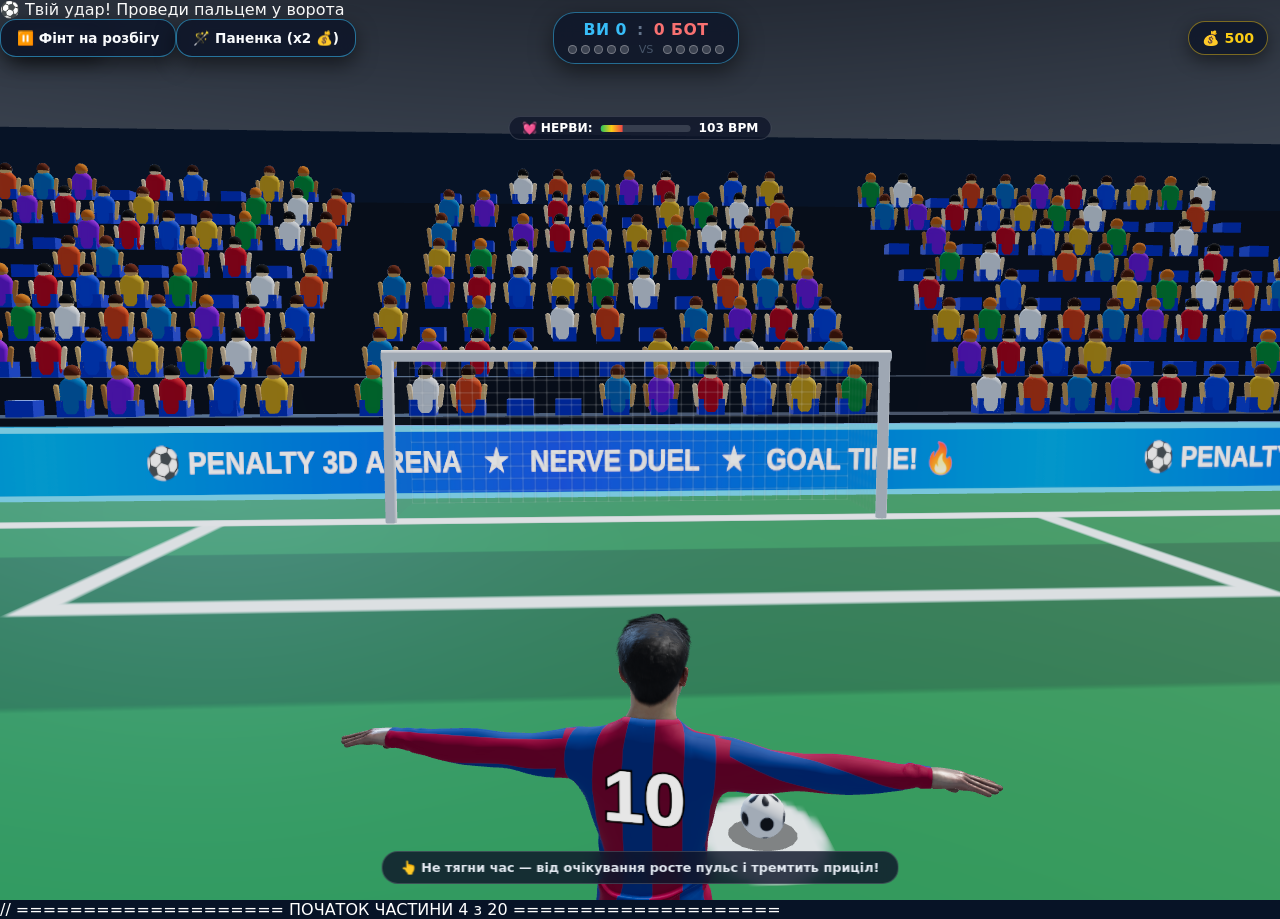
<file: arena.html>
<!-- ==================== ПОЧАТОК ЧАСТИНИ 1 з 20 ==================== -->
<!DOCTYPE html>
<html lang="uk">
<head>
    <meta charset="UTF-8">
    <meta name="viewport" content="width=device-width, initial-scale=1.0, maximum-scale=1.0, user-scalable=no">
    <title>Penalty 3D — Дуель Нервів</title>
    <style>
        * { margin: 0; padding: 0; box-sizing: border-box; font-family: 'Segoe UI', system-ui, sans-serif; user-select: none; -webkit-tap-highlight-color: transparent; }
        body { overflow: hidden; background: #071326; color: #ffffff; touch-action: none; }
        #canvas-container { width: 100vw; height: 100vh; display: block; cursor: grab; }
        #canvas-container:active { cursor: grabbing; }

        .ui-layer { position: absolute; inset: 0; pointer-events: none; }

        .top-bar {
            position: absolute; top: 12px; left: 12px; right: 12px;
            display: flex; justify-content: space-between; align-items: center; gap: 8px;
        }
        .home-btn {
            pointer-events: auto; text-decoration: none;
            background: rgba(15, 23, 42, 0.85); backdrop-filter: blur(10px);
            color: #f8fafc; padding: 8px 13px; border-radius: 14px;
            border: 1px solid rgba(255, 255, 255, 0.18);
            font-weight: 800; font-size: 0.82rem;
            box-shadow: 0 6px 18px rgba(0,0,0,0.45);
        }
        .score-board {
            background: rgba(15, 23, 42, 0.88); backdrop-filter: blur(10px);
            padding: 7px 14px; border-radius: 22px;
            border: 1.5px solid rgba(56, 189, 248, 0.5);
            display: flex; flex-direction: column; align-items: center; gap: 4px;
            box-shadow: 0 8px 22px rgba(0,0,0,0.5);
        }
        .score-main {
            display: flex; align-items: center; gap: 10px;
            font-weight: 900; font-size: 0.98rem; letter-spacing: 0.5px;
        }
        .team-you { color: #38bdf8; }
        .team-bot { color: #f87171; }
        .score-dots-row { display: flex; align-items: center; gap: 10px; }
        .dots-group { display: flex; gap: 4px; }
        .p-dot {
            width: 9px; height: 9px; border-radius: 50%;
            background: rgba(255,255,255,0.18);
            border: 1px solid rgba(255,255,255,0.3);
            transition: all 0.25s;
        }
        .p-dot.goal { background: #22c55e; border-color: #86efac; box-shadow: 0 0 6px #22c55e; }
        .p-dot.miss { background: #ef4444; border-color: #fca5a5; }
        .coins-pill {
            background: rgba(15, 23, 42, 0.85); backdrop-filter: blur(10px);
            color: #facc15; padding: 8px 13px; border-radius: 22px;
            border: 1px solid rgba(250, 204, 21, 0.45);
            font-weight: 800; font-size: 0.88rem;
            box-shadow: 0 6px 18px rgba(0,0,0,0.45);
        }
<!-- ==================== КІНЕЦЬ ЧАСТИНИ 1 з 20 ==================== -->
<!-- ==================== ПОЧАТОК ЧАСТИНИ 2 з 20 ==================== -->
        .status-banner {
            position: absolute; top: 72px; left: 50%; transform: translateX(-50%);
            background: rgba(15, 23, 42, 0.9); backdrop-filter: blur(10px);
            padding: 8px 20px; border-radius: 20px;
            border: 1.5px solid #38bdf8;
            font-weight: 800; font-size: 0.94rem; text-align: center;
            box-shadow: 0 10px 25px rgba(0,0,0,0.5);
            transition: transform 0.2s, border-color 0.2s, color 0.2s;
            white-space: nowrap;
        }
        .status-banner.goal { border-color: #22c55e; color: #4ade80; transform: translateX(-50%) scale(1.08); }
        .status-banner.save { border-color: #ef4444; color: #f87171; }
        .status-banner.defend { border-color: #f59e0b; color: #fbbf24; }
        .status-banner.tension { border-color: #e11d48; color: #fda4af; animation: pulseTension 0.9s infinite alternate; }

        @keyframes pulseTension {
            from { transform: translateX(-50%) scale(1.0); box-shadow: 0 0 12px rgba(225, 29, 72, 0.4); }
            to { transform: translateX(-50%) scale(1.06); box-shadow: 0 0 24px rgba(225, 29, 72, 0.85); }
        }

        .nerves-bar-wrap {
            position: absolute; top: 116px; left: 50%; transform: translateX(-50%);
            display: flex; align-items: center; gap: 8px;
            background: rgba(15, 23, 42, 0.82); padding: 4px 12px; border-radius: 14px;
            border: 1px solid rgba(255,255,255,0.14); font-size: 0.76rem; font-weight: 800;
        }
        .nerves-track {
            width: 90px; height: 7px; background: rgba(255,255,255,0.15);
            border-radius: 6px; overflow: hidden;
        }
        .nerves-fill {
            height: 100%; width: 25%; background: linear-gradient(90deg, #22c55e, #facc15, #ef4444);
            transition: width 0.25s;
        }

        .bottom-hint {
            position: absolute; bottom: 16px; left: 50%; transform: translateX(-50%);
            background: rgba(15, 23, 42, 0.82); backdrop-filter: blur(8px);
            padding: 8px 18px; border-radius: 16px;
            border: 1px solid rgba(255, 255, 255, 0.16);
            font-size: 0.8rem; font-weight: 700; color: #e2e8f0;
            text-align: center; white-space: nowrap;
        }
<!-- ==================== КІНЕЦЬ ЧАСТИНИ 2 з 20 ==================== -->
<!-- ==================== ПОЧАТОК ЧАСТИНИ 3 з 20 ==================== -->
        #attack-tricks {
            position: absolute; bottom: 58px; left: 50%; transform: translateX(-50%);
            display: none; gap: 10px; pointer-events: auto; z-index: 25;
        }
        #attack-tricks.active { display: flex; }
        .trick-btn {
            background: rgba(15, 23, 42, 0.9); backdrop-filter: blur(10px);
            color: #f8fafc; border: 1.5px solid rgba(56, 189, 248, 0.55);
            border-radius: 16px; padding: 10px 16px;
            font-weight: 900; font-size: 0.85rem; cursor: pointer;
            box-shadow: 0 8px 20px rgba(0,0,0,0.5);
            transition: transform 0.12s, background 0.15s, border-color 0.15s;
        }
        .trick-btn.selected {
            background: rgba(56, 189, 248, 0.35); border-color: #fde047; color: #fde047;
            transform: scale(1.05);
        }
        .trick-btn:active { transform: scale(0.94); }

        #gk-controls {
            position: absolute; bottom: 58px; left: 50%; transform: translateX(-50%);
            display: none;
            grid-template-columns: repeat(3, 1fr);
            gap: 10px;
            width: min(92vw, 390px);
            pointer-events: auto;
            z-index: 25;
        }
        #gk-controls.active { display: grid; }
        .gk-btn {
            background: rgba(15, 23, 42, 0.88);
            backdrop-filter: blur(10px);
            color: #f8fafc;
            border: 1.5px solid rgba(251, 191, 36, 0.55);
            border-radius: 16px;
            padding: 13px 8px;
            font-weight: 900;
            font-size: 0.86rem;
            cursor: pointer;
            box-shadow: 0 8px 20px rgba(0, 0, 0, 0.55);
            transition: transform 0.1s, background 0.15s, border-color 0.15s;
            display: flex;
            flex-direction: column;
            align-items: center;
            gap: 2px;
        }
        .gk-btn:active, .gk-btn.pressed {
            transform: scale(0.93);
            background: rgba(245, 158, 11, 0.35);
            border-color: #fde047;
        }
        .gk-btn span.arrow { font-size: 1.25rem; line-height: 1; }
        .taunt-btn {
            grid-column: span 3;
            background: linear-gradient(135deg, rgba(225, 29, 72, 0.85), rgba(190, 18, 60, 0.9));
            border-color: #fda4af;
            padding: 9px;
            flex-direction: row;
            justify-content: center;
            gap: 8px;
        }

        #match-modal {
            position: absolute; inset: 0;
            background: rgba(7, 19, 38, 0.84); backdrop-filter: blur(12px);
            display: none; flex-direction: column; justify-content: center; align-items: center;
            z-index: 40; pointer-events: auto; padding: 20px; text-align: center;
        }
        #match-modal.active { display: flex; }
        .modal-card {
            background: linear-gradient(160deg, #0f172a, #1e293b);
            border: 2px solid #38bdf8; border-radius: 26px;
            padding: 28px 32px; max-width: 380px; width: 100%;
            box-shadow: 0 20px 50px rgba(0,0,0,0.75);
        }
        .modal-title { font-size: 1.75rem; font-weight: 900; margin-bottom: 8px; }
        .modal-score { font-size: 2.2rem; font-weight: 900; color: #38bdf8; margin: 10px 0; }
        .modal-reward { font-size: 1.05rem; font-weight: 800; color: #facc15; margin-bottom: 22px; }
        .modal-actions { display: flex; gap: 12px; justify-content: center; }
        .btn-rematch {
            background: linear-gradient(135deg, #22c55e, #16a34a);
            color: #fff; border: none; padding: 13px 22px; border-radius: 16px;
            font-weight: 900; font-size: 1rem; cursor: pointer;
            box-shadow: 0 8px 20px rgba(34, 197, 94, 0.4);
        }
        .btn-menu-end {
            text-decoration: none; background: #334155; color: #f8fafc;
            padding: 13px 20px; border-radius: 16px; font-weight: 800; font-size: 1rem;
        }

        #aim-canvas { position: absolute; inset: 0; pointer-events: none; }

        #loader-screen {
            position: absolute; inset: 0; background: #0f172a;
            display: flex; flex-direction: column; justify-content: center; align-items: center;
            z-index: 50; transition: opacity 0.35s;
        }
        .spinner {
            width: 46px; height: 46px;
            border: 4px solid rgba(56, 189, 248, 0.2); border-top-color: #38bdf8;
            border-radius: 50%; animation: spin 1s linear infinite; margin-bottom: 14px;
        }
        @keyframes spin { to { transform: rotate(360deg); } }
    </style>
</head>
<body>

    <div id="loader-screen">
        <div class="spinner"></div>
        <div>Підготовка дуелі нервів...</div>
    </div>

    <div id="canvas-container"></div>
    <canvas id="aim-canvas"></canvas>

    <div class="ui-layer">
        <div class="top-bar">
            <a href="index.html" class="home-btn">🏠 Меню</a>
            <div class="score-board">
                <div class="score-main">
                    <span class="team-you">ВИ <b id="you-score">0</b></span>
                    <span style="color:#64748b">:</span>
                    <span class="team-bot"><b id="bot-score">0</b> БОТ</span>
                </div>
                <div class="score-dots-row">
                    <div class="dots-group" id="you-dots"></div>
                    <span style="color:#475569; font-size:0.7rem;">VS</span>
                    <div class="dots-group" id="bot-dots"></div>
                </div>
            </div>
            <div class="coins-pill" id="arena-coins">💰 500</div>
        </div>

        <div class="status-banner" id="status-banner">⚽ Твій удар! Проведи пальцем у ворота</div>

        <div class="nerves-bar-wrap">
            <span>💓 НЕРВИ:</span>
            <div class="nerves-track"><div class="nerves-fill" id="nerves-fill"></div></div>
            <span id="nerves-bpm">85 BPM</span>
        </div>

        <div id="attack-tricks">
            <button class="trick-btn" id="btn-feint">⏸️ Фінт на розбігу</button>
            <button class="trick-btn" id="btn-panenka">🪄 Паненка (x2 💰)</button>
        </div>

        <div id="gk-controls">
            <button class="gk-btn taunt-btn" id="btn-taunt">🤪 ПРОВОКУВАТИ Б'ЮЧОГО (Збити приціл)</button>
            <button class="gk-btn" data-zone="top-left"><span class="arrow">↖</span>9-КА ЛІВО</button>
            <button class="gk-btn" data-zone="top-center"><span class="arrow">⬆</span>ЦЕНТР ВЕРХ</button>
            <button class="gk-btn" data-zone="top-right"><span class="arrow">↗</span>9-КА ПРАВО</button>
            <button class="gk-btn" data-zone="bot-left"><span class="arrow">↙</span>НИЗ ЛІВО</button>
            <button class="gk-btn" data-zone="bot-center"><span class="arrow">⬇</span>ЦЕНТР НИЗ</button>
            <button class="gk-btn" data-zone="bot-right"><span class="arrow">↘</span>НИЗ ПРАВО</button>
        </div>

        <div class="bottom-hint" id="bottom-hint">👆 Обери фінт або зроби швидкий свайп у ворота!</div>
    </div>

    <div id="match-modal">
        <div class="modal-card">
            <div class="modal-title" id="modal-title">🏆 ПЕРЕМОГА!</div>
            <div class="modal-score" id="modal-score">5 : 4</div>
            <div class="modal-reward" id="modal-reward">Бонус за перемогу: +100 💰</div>
            <div class="modal-actions">
                <button class="btn-rematch" id="btn-rematch">🔄 Реванш</button>
                <a href="index.html" class="btn-menu-end">🏠 Меню</a>
            </div>
        </div>
    </div>

    <script type="importmap">
        {
            "imports": {
                "three": "./libs/three.module.js"
            }
        }
    </script>
<!-- ==================== КІНЕЦЬ ЧАСТИНИ 3 з 20 ==================== -->
// ==================== ПОЧАТОК ЧАСТИНИ 4 з 20 ====================
    <script type="module">
        import * as THREE from 'three';
        import { GLTFLoader } from './libs/GLTFLoader.js';
        import { DRACOLoader } from './libs/DRACOLoader.js';
        import { CATALOG } from './shop-catalog.js';

        if (localStorage.getItem('player_coins') === null) {
            localStorage.setItem('player_coins', '500');
        }
        let coins = Number(localStorage.getItem('player_coins') || 500);

        const coinsEl = document.getElementById('arena-coins');
        const youScoreEl = document.getElementById('you-score');
        const botScoreEl = document.getElementById('bot-score');
        const youDotsEl = document.getElementById('you-dots');
        const botDotsEl = document.getElementById('bot-dots');
        const bannerEl = document.getElementById('status-banner');
        const hintEl = document.getElementById('bottom-hint');
        const matchModalEl = document.getElementById('match-modal');
        const nervesFillEl = document.getElementById('nerves-fill');
        const nervesBpmEl = document.getElementById('nerves-bpm');

        coinsEl.textContent = `💰 ${coins}`;

        function setBanner(text, type = '') {
            bannerEl.textContent = text;
            bannerEl.className = 'status-banner' + (type ? ' ' + type : '');
        }

        const series = {
            turnMode: 'attack',
            youGoals: 0,
            botGoals: 0,
            youHistory: [],
            botHistory: [],
            over: false
        };

        const duelState = {
            youNerves: 0.25,
            botNerves: 0.25,
            useFeint: false,
            usePanenka: false,
            tauntUsed: false,
            isCrucialShot: false
        };

        function updateNervesUI() {
            const val = series.turnMode === 'attack' ? duelState.youNerves : duelState.botNerves;
            const pct = Math.round(THREE.MathUtils.clamp(val, 0.1, 1) * 100);
            const bpm = Math.round(78 + val * 98);
            if (nervesFillEl) nervesFillEl.style.width = `${pct}%`;
            if (nervesBpmEl) nervesBpmEl.textContent = `${bpm} BPM`;
        }

        function renderSeriesHUD() {
            youScoreEl.textContent = series.youGoals;
            botScoreEl.textContent = series.botGoals;

            const totalSlots = Math.max(5, Math.max(series.youHistory.length, series.botHistory.length));
            youDotsEl.innerHTML = '';
            botDotsEl.innerHTML = '';

            for (let i = 0; i < totalSlots; i++) {
                const yd = document.createElement('div');
                yd.className = 'p-dot' + (series.youHistory[i] ? ' ' + series.youHistory[i] : '');
                youDotsEl.appendChild(yd);

                const bd = document.createElement('div');
                bd.className = 'p-dot' + (series.botHistory[i] ? ' ' + series.botHistory[i] : '');
                botDotsEl.appendChild(bd);
            }
        }
        renderSeriesHUD();

        function checkSeriesWinner() {
            const yShots = series.youHistory.length;
            const bShots = series.botHistory.length;

            if (yShots <= 5 && bShots <= 5) {
                const yRem = 5 - yShots;
                const bRem = 5 - bShots;
                if (series.youGoals > series.botGoals + bRem) return 'you';
                if (series.botGoals > series.youGoals + yRem) return 'bot';
                if (yShots === 5 && bShots === 5 && series.youGoals !== series.botGoals) {
                    return series.youGoals > series.botGoals ? 'you' : 'bot';
                }
            } else if (yShots === bShots && series.youGoals !== series.botGoals) {
                return series.youGoals > series.botGoals ? 'you' : 'bot';
            }
            return null;
        }
// ==================== КІНЕЦЬ ЧАСТИНИ 4 з 20 ====================
// ==================== ПОЧАТОК ЧАСТИНИ 5 з 20 ====================
        class ArenaAudio {
            constructor() {
                this.ctx = null;
                this.enabled = localStorage.getItem('stadium_sound') !== 'off';
                this.ambienceStarted = false;
            }
            init() {
                if (!this.enabled) return;
                if (!this.ctx) {
                    const AudioCtx = window.AudioContext || window.webkitAudioContext;
                    if (AudioCtx) this.ctx = new AudioCtx();
                }
                if (this.ctx && this.ctx.state === 'suspended') {
                    this.ctx.resume();
                }
                if (this.ctx && !this.ambienceStarted) {
                    this.startAmbience();
                }
            }
            startAmbience() {
                if (!this.ctx || this.ambienceStarted) return;
                this.ambienceStarted = true;
                const sr = this.ctx.sampleRate;
                const len = sr * 6;
                const buf = this.ctx.createBuffer(1, len, sr);
                const data = buf.getChannelData(0);
                let b0 = 0, b1 = 0, b2 = 0;
                for (let i = 0; i < len; i++) {
                    const t = i / sr;
                    const white = Math.random() * 2 - 1;
                    b0 = 0.997 * b0 + white * 0.025;
                    b1 = 0.985 * b1 + white * 0.045;
                    b2 = 0.950 * b2 + white * 0.080;
                    const chantWave = 0.72 + 0.28 * Math.sin(t * Math.PI * 1.33) * Math.sin(t * Math.PI * 0.33);
                    data[i] = (b0 + b1 + b2) * 0.55 * chantWave;
                }
                const src = this.ctx.createBufferSource();
                src.buffer = buf;
                src.loop = true;
                const filter = this.ctx.createBiquadFilter();
                filter.type = 'bandpass';
                filter.frequency.value = 340;
                filter.Q.value = 0.65;
                const gain = this.ctx.createGain();
                gain.gain.value = 0.22;
                src.connect(filter);
                filter.connect(gain);
                gain.connect(this.ctx.destination);
                src.start();
            }
            playHeartbeat() {
                if (!this.enabled) return;
                this.init();
                if (!this.ctx) return;
                const now = this.ctx.currentTime;
                [0, 0.22].forEach((offset, idx) => {
                    const osc = this.ctx.createOscillator();
                    const gain = this.ctx.createGain();
                    osc.type = 'sine';
                    osc.frequency.setValueAtTime(idx === 0 ? 68 : 54, now + offset);
                    osc.frequency.exponentialRampToValueAtTime(28, now + offset + 0.14);
                    gain.gain.setValueAtTime(idx === 0 ? 0.55 : 0.4, now + offset);
                    gain.gain.exponentialRampToValueAtTime(0.001, now + offset + 0.16);
                    osc.connect(gain);
                    gain.connect(this.ctx.destination);
                    osc.start(now + offset);
                    osc.stop(now + offset + 0.17);
                });
            }
// ==================== КІНЕЦЬ ЧАСТИНИ 5 з 20 ====================
// ==================== ПОЧАТОК ЧАСТИНИ 6 з 20 ====================
            playKick() {
                if (!this.enabled) return;
                this.init();
                if (!this.ctx) return;
                const now = this.ctx.currentTime;
                const osc = this.ctx.createOscillator();
                const gain = this.ctx.createGain();
                osc.type = 'sine';
                osc.frequency.setValueAtTime(165, now);
                osc.frequency.exponentialRampToValueAtTime(38, now + 0.14);
                gain.gain.setValueAtTime(0.95, now);
                gain.gain.exponentialRampToValueAtTime(0.001, now + 0.15);
                osc.connect(gain);
                gain.connect(this.ctx.destination);
                osc.start(now);
                osc.stop(now + 0.16);

                const snapLen = Math.floor(this.ctx.sampleRate * 0.055);
                const snapBuf = this.ctx.createBuffer(1, snapLen, this.ctx.sampleRate);
                const ch = snapBuf.getChannelData(0);
                for (let i = 0; i < snapLen; i++) {
                    ch[i] = (Math.random() * 2 - 1) * Math.pow(1 - i / snapLen, 2.2);
                }
                const snapSrc = this.ctx.createBufferSource();
                const snapFlt = this.ctx.createBiquadFilter();
                const snapGain = this.ctx.createGain();
                snapSrc.buffer = snapBuf;
                snapFlt.type = 'bandpass';
                snapFlt.frequency.value = 950;
                snapFlt.Q.value = 1.1;
                snapGain.gain.setValueAtTime(0.65, now);
                snapGain.gain.exponentialRampToValueAtTime(0.01, now + 0.055);
                snapSrc.connect(snapFlt);
                snapFlt.connect(snapGain);
                snapGain.connect(this.ctx.destination);
                snapSrc.start(now);
            }
            playPost() {
                if (!this.enabled) return;
                this.init();
                if (!this.ctx) return;
                const now = this.ctx.currentTime;

                const thud = this.ctx.createOscillator();
                const thudGain = this.ctx.createGain();
                thud.type = 'triangle';
                thud.frequency.setValueAtTime(135, now);
                thud.frequency.exponentialRampToValueAtTime(48, now + 0.14);
                thudGain.gain.setValueAtTime(0.85, now);
                thudGain.gain.exponentialRampToValueAtTime(0.001, now + 0.15);
                thud.connect(thudGain);
                thudGain.connect(this.ctx.destination);
                thud.start(now);
                thud.stop(now + 0.16);

                const osc1 = this.ctx.createOscillator();
                const gain1 = this.ctx.createGain();
                osc1.type = 'sine';
                osc1.frequency.setValueAtTime(118, now);
                osc1.frequency.exponentialRampToValueAtTime(116.2, now + 0.36);
                gain1.gain.setValueAtTime(0.45, now);
                gain1.gain.exponentialRampToValueAtTime(0.001, now + 0.36);
                osc1.connect(gain1);
                gain1.connect(this.ctx.destination);
                osc1.start(now);
                osc1.stop(now + 0.38);

                const osc2 = this.ctx.createOscillator();
                const gain2 = this.ctx.createGain();
                osc2.type = 'sine';
                osc2.frequency.setValueAtTime(236, now);
                osc2.frequency.exponentialRampToValueAtTime(232.4, now + 0.36);
                gain2.gain.setValueAtTime(0.18, now);
                gain2.gain.exponentialRampToValueAtTime(0.001, now + 0.36);
                osc2.connect(gain2);
                gain2.connect(this.ctx.destination);
                osc2.start(now);
                osc2.stop(now + 0.38);
            }
            playCrowd(isHappy) {
                if (!this.enabled) return;
                this.init();
                if (!this.ctx) return;
                const now = this.ctx.currentTime;
                const dur = isHappy ? 2.2 : 1.4;
                const sr = this.ctx.sampleRate;
                const len = Math.floor(sr * dur);
                const buf = this.ctx.createBuffer(1, len, sr);
                const ch = buf.getChannelData(0);
                let last = 0;
                for (let i = 0; i < len; i++) {
                    const p = i / len;
                    last = (last + 0.05 * (Math.random() * 2 - 1)) / 1.05;
                    const env = isHappy
                        ? Math.min(1, p * 9) * Math.pow(1 - p, 0.75)
                        : Math.min(1, p * 7) * Math.pow(1 - p, 1.25);
                    ch[i] = last * 4.2 * env;
                }
                const src = this.ctx.createBufferSource();
                src.buffer = buf;
                const formant = this.ctx.createBiquadFilter();
                formant.type = 'bandpass';
                formant.Q.value = isHappy ? 1.4 : 2.1;
                if (isHappy) {
                    formant.frequency.setValueAtTime(360, now);
                    formant.frequency.exponentialRampToValueAtTime(680, now + 0.35);
                    formant.frequency.setValueAtTime(640, now + 1.3);
                    formant.frequency.exponentialRampToValueAtTime(420, now + dur);
                } else {
                    formant.frequency.setValueAtTime(470, now);
                    formant.frequency.exponentialRampToValueAtTime(205, now + dur);
                }
                const gn = this.ctx.createGain();
                gn.gain.setValueAtTime(isHappy ? 0.78 : 0.58, now);
                gn.gain.exponentialRampToValueAtTime(0.001, now + dur);
                src.connect(formant);
                formant.connect(gn);
                gn.connect(this.ctx.destination);
                src.start(now);
            }
        }
        const arenaAudio = new ArenaAudio();
// ==================== КІНЕЦЬ ЧАСТИНИ 6 з 20 ====================
// ==================== ПОЧАТОК ЧАСТИНИ 7 з 20 ====================
        const container = document.getElementById('canvas-container');
        const scene = new THREE.Scene();
        scene.background = new THREE.Color(0x071326);
        scene.fog = new THREE.FogExp2(0x071326, 0.011);

        const SPOT_Z = -19.86;
        const GOAL_Z = -29.8;
        const GOAL_W = 7.32;
        const GOAL_H = 2.44;
        const GOAL_D = 1.9;

        const camera = new THREE.PerspectiveCamera(48, window.innerWidth / window.innerHeight, 0.1, 180);
        const attackCamPos = new THREE.Vector3(-0.95, 2.48, SPOT_Z + 4.95);
        const attackLookAt = new THREE.Vector3(0, 1.05, GOAL_Z);

        const defendCamPos = new THREE.Vector3(0, 2.38, GOAL_Z - 3.35);
        const defendLookAt = new THREE.Vector3(0, 1.15, SPOT_Z + 1.5);

        camera.position.copy(attackCamPos);
        camera.lookAt(attackLookAt);

        const renderer = new THREE.WebGLRenderer({ antialias: true });
        renderer.setSize(window.innerWidth, window.innerHeight);
        renderer.setPixelRatio(Math.min(window.devicePixelRatio, 2));
        renderer.shadowMap.enabled = true;
        renderer.shadowMap.type = THREE.PCFSoftShadowMap;
        renderer.toneMapping = THREE.ACESFilmicToneMapping;
        renderer.toneMappingExposure = 1.15;
        container.appendChild(renderer.domElement);

        scene.add(new THREE.AmbientLight(0xdbeafe, 1.1));
        const sunLight = new THREE.DirectionalLight(0xffffff, 2.3);
        sunLight.position.set(10, 18, -8);
        sunLight.castShadow = true;
        sunLight.shadow.mapSize.set(2048, 2048);
        scene.add(sunLight);

        const rimLight = new THREE.DirectionalLight(0x93c5fd, 1.15);
        rimLight.position.set(-12, 14, -36);
        scene.add(rimLight);

        function createPitchTexture() {
            const canvas = document.createElement('canvas');
            canvas.width = 1024;
            canvas.height = 1024;
            const ctx = canvas.getContext('2d');

            const stripeCount = 12;
            const stripeH = 1024 / stripeCount;
            for (let i = 0; i < stripeCount; i++) {
                ctx.fillStyle = i % 2 === 0 ? '#15803d' : '#166534';
                ctx.fillRect(0, i * stripeH, 1024, stripeH);
            }

            ctx.strokeStyle = 'rgba(255, 255, 255, 0.92)';
            ctx.fillStyle = 'rgba(255, 255, 255, 0.92)';
            ctx.lineWidth = 7;
            ctx.strokeRect(48, 48, 928, 928);

            ctx.beginPath();
            ctx.moveTo(48, 512);
            ctx.lineTo(976, 512);
            ctx.stroke();

            ctx.beginPath();
            ctx.arc(512, 512, 95, 0, Math.PI * 2);
            ctx.stroke();

            ctx.strokeRect(236, 48, 552, 210);
            ctx.strokeRect(374, 48, 276, 78);
            ctx.beginPath();
            ctx.arc(512, 204, 7, 0, Math.PI * 2);
            ctx.fill();
            ctx.beginPath();
            ctx.arc(512, 204, 88, 0.22 * Math.PI, 0.78 * Math.PI);
            ctx.stroke();

            const tex = new THREE.CanvasTexture(canvas);
            tex.colorSpace = THREE.SRGBColorSpace;
            tex.anisotropy = 8;
            return tex;
        }

        const stadiumGroup = new THREE.Group();
        scene.add(stadiumGroup);

        const pitch = new THREE.Mesh(
            new THREE.PlaneGeometry(46, 66),
            new THREE.MeshStandardMaterial({ map: createPitchTexture(), roughness: 0.85 })
        );
        pitch.rotation.x = -Math.PI / 2;
        pitch.receiveShadow = true;
        stadiumGroup.add(pitch);

        const track = new THREE.Mesh(
            new THREE.PlaneGeometry(66, 86),
            new THREE.MeshStandardMaterial({ color: 0x1e293b, roughness: 0.9 })
        );
        track.rotation.x = -Math.PI / 2;
        track.position.y = -0.02;
        stadiumGroup.add(track);
// ==================== КІНЕЦЬ ЧАСТИНИ 7 з 20 ====================
// ==================== ПОЧАТОК ЧАСТИНИ 8 з 20 ====================
        function createBannerTexture() {
            const c = document.createElement('canvas');
            c.width = 2048; c.height = 128;
            const ctx = c.getContext('2d');
            const g = ctx.createLinearGradient(0, 0, 2048, 0);
            g.addColorStop(0, '#0284c7'); g.addColorStop(0.5, '#1d4ed8'); g.addColorStop(1, '#0284c7');
            ctx.fillStyle = g; ctx.fillRect(0, 0, 2048, 128);
            ctx.fillStyle = '#38bdf8'; ctx.fillRect(0, 0, 2048, 10); ctx.fillRect(0, 118, 2048, 10);
            ctx.fillStyle = '#ffffff'; ctx.font = '900 54px "Segoe UI", sans-serif';
            ctx.textAlign = 'center'; ctx.textBaseline = 'middle';
            ctx.fillText('⚽ PENALTY 3D ARENA   ★   NERVE DUEL   ★   GOAL TIME! 🔥', 1024, 66);
            const tex = new THREE.CanvasTexture(c);
            tex.wrapS = THREE.RepeatWrapping; tex.repeat.set(3, 1); tex.colorSpace = THREE.SRGBColorSpace;
            return tex;
        }
        const bannerTex = createBannerTexture();
        const adMat = new THREE.MeshBasicMaterial({ map: bannerTex });

        const adBack = new THREE.Mesh(new THREE.BoxGeometry(52, 1.25, 0.25), adMat);
        adBack.position.set(0, 0.62, -32.4);
        const adLeft = new THREE.Mesh(new THREE.BoxGeometry(0.25, 1.25, 66), adMat);
        adLeft.position.set(-24.2, 0.62, 0);
        const adRight = new THREE.Mesh(new THREE.BoxGeometry(0.25, 1.25, 66), adMat);
        adRight.position.set(24.2, 0.62, 0);
        stadiumGroup.add(adBack, adLeft, adRight);

        const tierMat = new THREE.MeshStandardMaterial({ color: 0x1e293b, roughness: 0.85 });
        const roofMat = new THREE.MeshStandardMaterial({ color: 0x0f172a, metalness: 0.6, roughness: 0.35 });
        const fanPositions = [];
        const seatPositions = [];
        const jerseyColors = [0xdc2626, 0x2563eb, 0xeab308, 0x16a34a, 0xf8fafc, 0xea580c, 0x0284c7, 0x9333ea];
        const skinColors = [0xffdbac, 0xf1c27d, 0xe0ac69, 0xc68642];
        const hairColors = [0x1c1917, 0x451a03, 0x78350f, 0xd97706];

        for (let r = 0; r < 8; r++) {
            const rowY = 1.35 + r * 0.68;
            const zDist = 33.6 + r * 1.02;
            const stepW = 54 + r * 2;
            const step = new THREE.Mesh(new THREE.BoxGeometry(stepW, 0.68, 1.05), tierMat);
            step.position.set(0, rowY - 0.34, -zDist);
            stadiumGroup.add(step);

            for (let x = -stepW * 0.46; x <= stepW * 0.46; x += 0.88) {
                if (Math.abs((Math.abs(x) % 11) - 5.5) < 0.75) continue;
                seatPositions.push({ x, y: rowY + 0.12, z: -zDist });
                if (Math.random() > 0.18) {
                    fanPositions.push({ x: x + (Math.random() - 0.5) * 0.12, y: rowY, z: -zDist + 0.08, phase: Math.random() * 6.28 });
                }
            }
        }

        const backRoof = new THREE.Mesh(new THREE.BoxGeometry(70, 0.45, 12), roofMat);
        backRoof.position.set(0, 8.8, -38.0);
        stadiumGroup.add(backRoof);

        const dummy = new THREE.Object3D();
        const tmpColor = new THREE.Color();

        const seatsInst = new THREE.InstancedMesh(new THREE.BoxGeometry(0.48, 0.34, 0.38), new THREE.MeshStandardMaterial({ color: 0x1d4ed8, roughness: 0.45 }), seatPositions.length);
        seatPositions.forEach((s, i) => {
            dummy.position.set(s.x, s.y, s.z);
            dummy.updateMatrix();
            seatsInst.setMatrixAt(i, dummy.matrix);
        });
        seatsInst.instanceMatrix.needsUpdate = true;
        stadiumGroup.add(seatsInst);

        const fCnt = fanPositions.length;
        const torsosInst = new THREE.InstancedMesh(new THREE.CapsuleGeometry(0.21, 0.34, 6, 10), new THREE.MeshStandardMaterial({ roughness: 0.72 }), fCnt);
        const headsInst = new THREE.InstancedMesh(new THREE.SphereGeometry(0.135, 10, 10), new THREE.MeshStandardMaterial({ roughness: 0.55 }), fCnt);
        const hairsInst = new THREE.InstancedMesh(new THREE.SphereGeometry(0.142, 10, 8, 0, Math.PI * 2, 0, Math.PI * 0.58), new THREE.MeshStandardMaterial({ roughness: 0.85 }), fCnt);
        const armsInst = new THREE.InstancedMesh(new THREE.CapsuleGeometry(0.05, 0.34, 4, 8), new THREE.MeshStandardMaterial({ roughness: 0.55 }), fCnt * 2);

        fanPositions.forEach((f, i) => {
            dummy.position.set(f.x, f.y + 0.34, f.z);
            dummy.scale.set(1.15, 1.0, 0.68);
            dummy.updateMatrix();
            torsosInst.setMatrixAt(i, dummy.matrix);
            tmpColor.setHex(jerseyColors.at(i % jerseyColors.length));
            torsosInst.setColorAt(i, tmpColor);

            dummy.position.set(f.x, f.y + 0.76, f.z);
            dummy.scale.set(0.95, 1.08, 0.98);
            dummy.updateMatrix();
            headsInst.setMatrixAt(i, dummy.matrix);
            tmpColor.setHex(skinColors.at(i % skinColors.length));
            headsInst.setColorAt(i, tmpColor);

            dummy.position.set(f.x, f.y + 0.775, f.z);
            dummy.scale.set(0.98, 1.05, 1.02);
            dummy.updateMatrix();
            hairsInst.setMatrixAt(i, dummy.matrix);
            tmpColor.setHex(hairColors.at(i % hairColors.length));
            hairsInst.setColorAt(i, tmpColor);

            dummy.scale.set(1, 1, 1);
            dummy.position.set(f.x - 0.27, f.y + 0.36, f.z);
            dummy.rotation.set(0, 0, 0.14);
            dummy.updateMatrix();
            armsInst.setMatrixAt(i * 2, dummy.matrix);
            armsInst.setColorAt(i * 2, tmpColor.setHex(skinColors.at(i % skinColors.length)));

            dummy.position.set(f.x + 0.27, f.y + 0.36, f.z);
            dummy.rotation.set(0, 0, -0.14);
            dummy.updateMatrix();
            armsInst.setMatrixAt(i * 2 + 1, dummy.matrix);
            armsInst.setColorAt(i * 2 + 1, tmpColor);
            dummy.rotation.set(0, 0, 0);
        });
        [torsosInst, headsInst, hairsInst, armsInst].forEach(m => {
            m.instanceMatrix.needsUpdate = true;
            if (m.instanceColor) m.instanceColor.needsUpdate = true;
            stadiumGroup.add(m);
        });
// ==================== КІНЕЦЬ ЧАСТИНИ 8 з 20 ====================
// ==================== ПОЧАТОК ЧАСТИНИ 9 з 20 ====================
        const goalGroup = new THREE.Group();
        goalGroup.position.set(0, 0, GOAL_Z);
        scene.add(goalGroup);

        const postMat = new THREE.MeshStandardMaterial({ color: 0xffffff, roughness: 0.25, metalness: 0.15 });
        const postGeo = new THREE.CylinderGeometry(0.085, 0.085, GOAL_H, 16);
        const barGeo = new THREE.CylinderGeometry(0.085, 0.085, GOAL_W + 0.17, 16);

        const leftPost = new THREE.Mesh(postGeo, postMat);
        leftPost.position.set(-GOAL_W / 2, GOAL_H / 2, 0);
        leftPost.castShadow = true;

        const rightPost = new THREE.Mesh(postGeo, postMat);
        rightPost.position.set(GOAL_W / 2, GOAL_H / 2, 0);
        rightPost.castShadow = true;

        const crossbar = new THREE.Mesh(barGeo, postMat);
        crossbar.rotation.z = Math.PI / 2;
        crossbar.position.set(0, GOAL_H, 0);
        crossbar.castShadow = true;

        const netTexCanvas = document.createElement('canvas');
        netTexCanvas.width = 64; netTexCanvas.height = 64;
        const nctx = netTexCanvas.getContext('2d');
        nctx.strokeStyle = 'rgba(255,255,255,0.55)';
        nctx.lineWidth = 3;
        nctx.strokeRect(0, 0, 64, 64);
        const netTex = new THREE.CanvasTexture(netTexCanvas);
        netTex.wrapS = THREE.RepeatWrapping;
        netTex.wrapT = THREE.RepeatWrapping;
        netTex.repeat.set(36, 12);

        const netPlaneMat = new THREE.MeshBasicMaterial({ map: netTex, transparent: true, side: THREE.DoubleSide, depthWrite: false });
        const backNetGeo = new THREE.PlaneGeometry(GOAL_W, GOAL_H, 24, 10);
        const backNetBase = backNetGeo.attributes.position.array.slice();
        const backNet = new THREE.Mesh(backNetGeo, netPlaneMat);
        backNet.position.set(0, GOAL_H / 2, -GOAL_D);

        const topNet = new THREE.Mesh(new THREE.PlaneGeometry(GOAL_W, GOAL_D), netPlaneMat);
        topNet.rotation.x = Math.PI / 2;
        topNet.position.set(0, GOAL_H, -GOAL_D / 2);

        const sideNetMat = new THREE.MeshBasicMaterial({ map: netTex.clone(), transparent: true, side: THREE.DoubleSide, depthWrite: false });
        sideNetMat.map.repeat.set(10, 12);
        const leftNet = new THREE.Mesh(new THREE.PlaneGeometry(GOAL_D, GOAL_H), sideNetMat);
        leftNet.rotation.y = Math.PI / 2;
        leftNet.position.set(-GOAL_W / 2, GOAL_H / 2, -GOAL_D / 2);

        const rightNet = new THREE.Mesh(new THREE.PlaneGeometry(GOAL_D, GOAL_H), sideNetMat);
        rightNet.rotation.y = -Math.PI / 2;
        rightNet.position.set(GOAL_W / 2, GOAL_H / 2, -GOAL_D / 2);

        goalGroup.add(leftPost, rightPost, crossbar, backNet, topNet, leftNet, rightNet);

        function createBallTexture(c1, c2) {
            const c = document.createElement('canvas');
            c.width = 256; c.height = 128;
            const ctx = c.getContext('2d');
            ctx.fillStyle = c1; ctx.fillRect(0, 0, 256, 128);
            ctx.fillStyle = c2;
            for (let x = 16; x < 256; x += 48) {
                for (let y = 20; y < 128; y += 44) {
                    ctx.beginPath(); ctx.arc(x, y, 13, 0, Math.PI * 2); ctx.fill();
                }
            }
            const tex = new THREE.CanvasTexture(c);
            tex.colorSpace = THREE.SRGBColorSpace;
            return tex;
        }

        function createJerseyTexture(jersey) {
            const c = document.createElement('canvas');
            c.width = 512; c.height = 512;
            const ctx = c.getContext('2d');
            ctx.fillStyle = jersey.c1; ctx.fillRect(0, 0, 512, 512);
            ctx.fillStyle = jersey.c2;
            if (jersey.pattern === 'stripes') { for (let x = 0; x < 512; x += 44) ctx.fillRect(x, 0, 22, 512); }
            else if (jersey.pattern === 'hoops') { for (let y = 0; y < 512; y += 44) ctx.fillRect(0, y, 512, 22); }
            else if (jersey.pattern === 'half') { ctx.fillRect(105, 0, 60, 512); ctx.fillRect(265, 0, 85, 512); }
            else if (jersey.pattern === 'centerBand') { ctx.fillRect(85, 0, 45, 512); ctx.fillRect(245, 0, 45, 512); }
            else if (jersey.pattern === 'chestBand') { ctx.fillRect(0, 160, 512, 130); }
            else if (jersey.pattern === 'sash') { ctx.beginPath(); ctx.moveTo(0, 0); ctx.lineTo(120, 0); ctx.lineTo(512, 512); ctx.lineTo(392, 512); ctx.closePath(); ctx.fill(); }
            else if (jersey.pattern === 'sleeves') { ctx.fillRect(203, 0, 22, 512); ctx.fillRect(398, 0, 114, 512); }
            const tex = new THREE.CanvasTexture(c);
            tex.flipY = false; tex.colorSpace = THREE.SRGBColorSpace;
            return tex;
        }

        function createBackNumberTexture(num, numCol) {
            const c = document.createElement('canvas');
            c.width = 256; c.height = 256;
            const ctx = c.getContext('2d');
            ctx.fillStyle = numCol;
            ctx.strokeStyle = numCol === '#000000' ? '#ffffff' : '#000000';
            ctx.lineWidth = 10;
            ctx.font = '900 165px "Segoe UI", sans-serif';
            ctx.textAlign = 'center'; ctx.textBaseline = 'middle';
            ctx.strokeText(num, 128, 128);
            ctx.fillText(num, 128, 128);
            const tex = new THREE.CanvasTexture(c);
            tex.colorSpace = THREE.SRGBColorSpace;
            return tex;
        }
// ==================== КІНЕЦЬ ЧАСТИНИ 9 з 20 ====================
// ==================== ПОЧАТОК ЧАСТИНИ 10 з 20 ====================
        const ballId = localStorage.getItem('eq_balls') || 'ball1';
        const ballItem = CATALOG.balls.find(x => x.id === ballId) || CATALOG.balls.at(0);

        const BALL_R = 0.115;
        const ballMesh = new THREE.Mesh(
            new THREE.SphereGeometry(BALL_R, 28, 28),
            new THREE.MeshStandardMaterial({ map: createBallTexture(ballItem.c1, ballItem.c2), roughness: 0.35 })
        );
        ballMesh.position.set(0, BALL_R, SPOT_Z);
        ballMesh.castShadow = true;
        scene.add(ballMesh);

        const ballShadow = new THREE.Mesh(
            new THREE.CircleGeometry(0.18, 16),
            new THREE.MeshBasicMaterial({ color: 0x000000, transparent: true, opacity: 0.42 })
        );
        ballShadow.rotation.x = -Math.PI / 2;
        ballShadow.position.set(0, 0.01, SPOT_Z);
        scene.add(ballShadow);

        const strikerContainer = new THREE.Group();
        const STRIKER_START = new THREE.Vector3(-0.75, 0, SPOT_Z + 2.35);
        strikerContainer.position.copy(STRIKER_START);
        strikerContainer.rotation.y = Math.PI - 0.25;
        scene.add(strikerContainer);

        const gkContainer = new THREE.Group();
        gkContainer.position.set(0, 0, GOAL_Z + 0.22);
        scene.add(gkContainer);

        const strikerBones = {};
        const gkBones = {};
        let gkLeftHand = null, gkRightHand = null, gkLeftForeArm = null, gkRightForeArm = null;
        let gkGlovesLoaded = false;

        function hideLoader() {
            const el = document.getElementById('loader-screen');
            if (el) {
                el.style.opacity = '0';
                setTimeout(() => { el.style.display = 'none'; }, 350);
            }
        }
        setTimeout(hideLoader, 3000);

        function mountGKGloves(gloveScene, gloveColorHex) {
            gloveScene.updateMatrixWorld(true);
            const fullBox = new THREE.Box3().setFromObject(gloveScene);
            const midX = (fullBox.min.x + fullBox.max.x) * 0.5;
            const isSingle = (fullBox.max.x - fullBox.min.x) < (fullBox.max.y - fullBox.min.y) * 1.1;

            function buildHalf(pickLeft) {
                const grp = new THREE.Group();
                gloveScene.traverse((node) => {
                    if (!node.isMesh || !node.geometry) return;
                    const geo = node.geometry.clone();
                    geo.applyMatrix4(node.matrixWorld);
                    if (!isSingle && geo.index) {
                        const pos = geo.attributes.position;
                        const idx = geo.index.array;
                        const filtered = [];
                        for (let i = 0; i < idx.length; i += 3) {
                            const cx = (pos.getX(idx.at(i)) + pos.getX(idx.at(i + 1)) + pos.getX(idx.at(i + 2))) / 3;
                            if (pickLeft ? cx < midX : cx >= midX) filtered.push(idx.at(i), idx.at(i + 1), idx.at(i + 2));
                        }
                        if (!filtered.length) return;
                        geo.setIndex(filtered);
                    }
                    const mat = new THREE.MeshStandardMaterial({ color: gloveColorHex, roughness: 0.45, side: THREE.DoubleSide });
                    const m = new THREE.Mesh(geo, mat);
                    m.castShadow = true;
                    grp.add(m);
                });
                const box = new THREE.Box3().setFromObject(grp);
                const size = new THREE.Vector3(); box.getSize(size);
                const center = new THREE.Vector3(); box.getCenter(center);
                const norm = 1.0 / (Math.max(size.x, size.y, size.z) || 1);
                grp.scale.setScalar(norm);
                grp.position.set(-center.x * norm, -box.min.y * norm, -center.z * norm);
                const u = new THREE.Group();
                u.add(grp);
                u.rotation.y = pickLeft ? Math.PI : 0;
                return u;
            }

            function attachArm(unit, foreArm, hand) {
                const arm = foreArm || (hand && hand.parent);
                if (!arm) return;
                const wristPos = hand ? hand.position.clone() : new THREE.Vector3(0, 24, 0);
                const len = wristPos.length() || 24;
                const dir = wristPos.length() > 0.001 ? wristPos.clone().normalize() : new THREE.Vector3(0, 1, 0);
                const holder = new THREE.Group();
                holder.add(unit);
                holder.quaternion.setFromUnitVectors(new THREE.Vector3(0, 1, 0), dir);
                const sz = len * 2.25;
                holder.scale.setScalar(sz);
                holder.position.copy(wristPos).addScaledVector(dir, -sz * 0.04);
                arm.add(holder);
            }

            attachArm(buildHalf(false), gkRightForeArm, gkRightHand);
            attachArm(buildHalf(true), gkLeftForeArm, gkLeftHand);
            gkGlovesLoaded = true;
        }
// ==================== КІНЕЦЬ ЧАСТИНИ 10 з 20 ====================
// ==================== ПОЧАТОК ЧАСТИНИ 11 з 20 ====================
        let strikerShirtMat = null;
        let strikerShortMat = null;
        let playerJerseyTex = null;
        let playerShortCol = '#ffffff';

        function applyStrikerKit(isBot) {
            if (!strikerShirtMat || !strikerShortMat) return;
            if (isBot) {
                strikerShirtMat.map = null;
                strikerShirtMat.color.setHex(0xdc2626);
                strikerShirtMat.needsUpdate = true;
                strikerShortMat.color.setHex(0x0f172a);
            } else {
                strikerShirtMat.map = playerJerseyTex;
                strikerShirtMat.color.setHex(0xffffff);
                strikerShirtMat.needsUpdate = true;
                strikerShortMat.color.set(playerShortCol);
            }
        }

        function setupPlayerModel(gltf, isGK, gloveItem) {
            const model = gltf.scene || (gltf.scenes && gltf.scenes.at(0));
            if (!model) return;

            if (!isGK) {
                const jId = localStorage.getItem('eq_jerseys') || 'j1';
                const sId = localStorage.getItem('eq_shorts') || 's1';
                const bId = localStorage.getItem('eq_boots') || 'b1';
                const num = localStorage.getItem('eq_number') || '10';
                const numCol = localStorage.getItem('eq_numColor') || '#ffffff';

                const jersey = CATALOG.jerseys.find(x => x.id === jId) || CATALOG.jerseys.at(0);
                const shortItem = CATALOG.shorts.find(x => x.id === sId) || CATALOG.shorts.at(0);
                const bootItem = CATALOG.boots.find(x => x.id === bId) || CATALOG.boots.at(0);
                playerJerseyTex = createJerseyTexture(jersey);
                playerShortCol = shortItem.c1;

                strikerShirtMat = new THREE.MeshStandardMaterial({ map: playerJerseyTex, roughness: 0.7 });
                strikerShortMat = new THREE.MeshStandardMaterial({ color: playerShortCol, roughness: 0.75 });

                let spineBone = null;
                model.traverse((child) => {
                    if (child.isBone && child.name) {
                        const n = child.name.toLowerCase();
                        strikerBones[n] = child;
                        if (n.includes('spine2') || (!spineBone && n.includes('spine1'))) spineBone = child;
                    }
                    if (!child.isMesh || !child.material) return;
                    child.castShadow = true;
                    const name = (child.name || '').toLowerCase();
                    if (name.includes('shirt') || name.includes('top') || name.includes('jersey') || name.includes('torso')) {
                        child.material = strikerShirtMat;
                    } else if (name.includes('short') || name.includes('pant')) {
                        child.material = strikerShortMat;
                    } else if (name.includes('shoe') || name.includes('boot')) {
                        child.material = new THREE.MeshStandardMaterial({ color: bootItem.c1, roughness: 0.4 });
                    }
                });

                const numMesh = new THREE.Mesh(
                    new THREE.PlaneGeometry(30, 30),
                    new THREE.MeshBasicMaterial({ map: createBackNumberTexture(num, numCol), transparent: true, side: THREE.DoubleSide, depthWrite: false })
                );
                if (spineBone) {
                    numMesh.position.set(0, 2.0, -13.2);
                    numMesh.rotation.set(0.08, Math.PI, 0);
                    spineBone.add(numMesh);
                }
                strikerContainer.add(model);
            } else {
                model.traverse((child) => {
                    if (child.isBone && child.name) {
                        const n = child.name.toLowerCase();
                        gkBones[n] = child;
                        if (n.includes('forearm') && n.includes('left')) gkLeftForeArm = child;
                        if (n.includes('forearm') && n.includes('right')) gkRightForeArm = child;
                        if (n.includes('hand') && n.includes('left') && !n.includes('index') && !n.includes('middle') && !n.includes('ring') && !n.includes('pinky') && !n.includes('thumb')) gkLeftHand = child;
                        if (n.includes('hand') && n.includes('right') && !n.includes('index') && !n.includes('middle') && !n.includes('ring') && !n.includes('pinky') && !n.includes('thumb')) gkRightHand = child;
                    }
                    if (!child.isMesh || !child.material) return;
                    child.castShadow = true;
                    const name = (child.name || '').toLowerCase();
                    if (name.includes('shirt') || name.includes('top') || name.includes('jersey') || name.includes('torso')) {
                        child.material = new THREE.MeshStandardMaterial({ color: 0xfacc15, roughness: 0.65 });
                    } else if (name.includes('short') || name.includes('pant')) {
                        child.material = new THREE.MeshStandardMaterial({ color: 0x0f172a, roughness: 0.75 });
                    } else if (name.includes('shoe') || name.includes('boot')) {
                        child.material = new THREE.MeshStandardMaterial({ color: 0x111827, roughness: 0.4 });
                    }
                });
                gkContainer.add(model);

                loader.load('./glove.glb?v=' + Date.now(), (gGltf) => {
                    const gs = gGltf.scene || (gGltf.scenes && gGltf.scenes.at(0));
                    if (gs) mountGKGloves(gs, gloveItem.c1);
                });
            }
        }

        const dracoLoader = new DRACOLoader();
        dracoLoader.setDecoderPath('./libs/');
        const loader = new GLTFLoader();
        loader.setDRACOLoader(dracoLoader);

        const gId = localStorage.getItem('eq_gloves') || 'g1';
        const gloveItem = CATALOG.gloves.find(x => x.id === gId) || CATALOG.gloves.at(0);

        loader.load('player.glb?v=striker', (gltf) => {
            setupPlayerModel(gltf, false, gloveItem);
            loader.load('player.glb?v=gk', (gltf2) => {
                setupPlayerModel(gltf2, true, gloveItem);
                hideLoader();
            }, undefined, () => hideLoader());
        }, undefined, () => hideLoader());
// ==================== КІНЕЦЬ ЧАСТИНИ 11 з 20 ====================
// ==================== ПОЧАТОК ЧАСТИНИ 12 з 20 ====================
        let shotState = 'ready';
        let stateTimer = 0;
        let shotProgress = 0;
        let shotDuration = 0.56;
        let heartbeatTimer = 0;
        let turnWaitTimer = 0;

        const shotStart = new THREE.Vector3(0, BALL_R, SPOT_Z);
        const shotTarget = new THREE.Vector3(0, 1.2, GOAL_Z);
        let shotCurveX = 0;
        let shotArcY = 0.45;
        let shotPower = 1.0;
        let reboundVel = new THREE.Vector3();
        let netBounceVel = new THREE.Vector3();

        const gkState = {
            mode: 'ready',
            modeTime: 0,
            outcome: 'none',
            x: 0,
            y: 0,
            diveAngle: 0,
            diveDir: 0,
            isHigh: false,
            startX: 0,
            targetX: 0,
            peakY: 0,
            readyTime: 0,
            tauntWave: 0
        };

        const playerGK = {
            jumped: false,
            jumpTime: 0,
            queuedZone: null
        };

        const netImpact = { active: false, x: 0, y: 1.2, amp: 0, phase: 0 };

        function deformGoalNet(dt) {
            if (!netImpact.active) return;
            netImpact.phase += dt * 11;
            netImpact.amp *= Math.pow(0.32, dt);

            const pos = backNetGeo.attributes.position;
            for (let i = 0; i < pos.count; i++) {
                const bx = backNetBase[i * 3];
                const by = backNetBase[i * 3 + 1];
                const dist = Math.hypot(bx - netImpact.x, (by + GOAL_H / 2) - netImpact.y);
                const wave = Math.exp(-(dist * dist) / 4.2) * (0.65 + 0.35 * Math.cos(netImpact.phase)) * netImpact.amp;
                pos.setZ(i, -wave * 0.72);
            }
            pos.needsUpdate = true;

            if (netImpact.amp < 0.008) {
                netImpact.active = false;
                pos.array.set(backNetBase);
                pos.needsUpdate = true;
            }
        }
// ==================== КІНЕЦЬ ЧАСТИНИ 12 з 20 ====================
// ==================== ПОЧАТОК ЧАСТИНИ 13 з 20 ====================
        const aimCanvas = document.getElementById('aim-canvas');
        const aimCtx = aimCanvas.getContext('2d');
        function rszAim() {
            aimCanvas.width = window.innerWidth;
            aimCanvas.height = window.innerHeight;
        }
        rszAim();

        let swipeStart = null;
        let swipeCurr = null;

        const attackTricksEl = document.getElementById('attack-tricks');
        const btnFeintEl = document.getElementById('btn-feint');
        const btnPanenkaEl = document.getElementById('btn-panenka');
        const btnTauntEl = document.getElementById('btn-taunt');

        function updateTricksUI() {
            if (btnFeintEl) btnFeintEl.classList.toggle('selected', duelState.useFeint);
            if (btnPanenkaEl) btnPanenkaEl.classList.toggle('selected', duelState.usePanenka);
        }

        if (btnFeintEl) {
            btnFeintEl.addEventListener('click', (e) => {
                e.stopPropagation();
                if (shotState !== 'ready' || series.turnMode !== 'attack') return;
                arenaAudio.init();
                duelState.useFeint = !duelState.useFeint;
                duelState.youNerves = Math.min(1, duelState.youNerves + 0.08);
                updateTricksUI();
                updateNervesUI();
                setBanner(duelState.useFeint ? '⏸️ Фінт на розбігу увімкнено!' : '⚽ Звичайний розбіг');
            });
        }

        if (btnPanenkaEl) {
            btnPanenkaEl.addEventListener('click', (e) => {
                e.stopPropagation();
                if (shotState !== 'ready' || series.turnMode !== 'attack') return;
                arenaAudio.init();
                duelState.usePanenka = !duelState.usePanenka;
                duelState.youNerves = Math.min(1, duelState.youNerves + 0.14);
                updateTricksUI();
                updateNervesUI();
                setBanner(duelState.usePanenka ? '🪄 Паненка обрана! Свайпни у ворота' : '⚽ Звичайний удар');
            });
        }

        if (btnTauntEl) {
            btnTauntEl.addEventListener('click', (e) => {
                e.stopPropagation();
                if (series.turnMode !== 'defend' || duelState.tauntUsed || series.over) return;
                arenaAudio.init();
                duelState.tauntUsed = true;
                duelState.botNerves = Math.min(1, duelState.botNerves + 0.35);
                gkState.tauntWave = 1.4;
                btnTauntEl.classList.add('pressed');
                updateNervesUI();
                setBanner('🤪 ПРОВОКАЦІЯ! У бота затремтіли ноги!', 'tension');
            });
        }

        function startShotRunup(aimX, aimY, curveX, power) {
            if (shotState !== 'ready' || series.over) return;

            if (series.turnMode === 'attack' && duelState.usePanenka) {
                aimX = (Math.random() - 0.5) * 0.45;
                aimY = 1.55 + Math.random() * 0.35;
                curveX = 0;
                power = 0.52;
            }

            shotTarget.set(aimX, Math.max(BALL_R, aimY), GOAL_Z);
            shotCurveX = curveX;
            shotPower = power;
            shotState = 'runup';
            stateTimer = 0;

            if (series.turnMode === 'attack') {
                if (duelState.usePanenka) setBanner('🪄 ПАНЕНКА! М\'який парашут...', 'goal');
                else if (power >= 1.18) setBanner('🔥 ПОТУЖНИЙ ПОСТРІЛ!', 'goal');
                else if (power <= 0.78) setBanner('🎯 ТЕХНІЧНИЙ УДАР!');
                else setBanner('⚡ УДАР!');
            }
        }
// ==================== КІНЕЦЬ ЧАСТИНИ 13 з 20 ====================
// ==================== ПОЧАТОК ЧАСТИНИ 14 з 20 ====================
        function triggerBotShot() {
            if (shotState !== 'ready' || series.turnMode !== 'defend' || series.over) return;

            // Бот теж іноді робить фінт на розбігу
            duelState.useFeint = Math.random() < 0.28;
            duelState.usePanenka = false;

            const missChance = 0.07 + duelState.botNerves * 0.22;
            const roll = Math.random();
            let bx = 0;
            let by = 1.1;
            let bPower = 0.92 + Math.random() * 0.28;

            if (roll < missChance) {
                bx = (Math.random() < 0.5 ? -1 : 1) * (GOAL_W * 0.5 + 0.25 + Math.random() * 0.55);
                by = 0.4 + Math.random() * 2.2;
            } else {
                const side = Math.random() < 0.14 ? 0 : (Math.random() < 0.5 ? -1 : 1);
                bx = side === 0
                    ? (Math.random() - 0.5) * 0.9
                    : side * (1.65 + Math.random() * 1.85);
                by = 0.25 + Math.random() * (GOAL_H - 0.40);
            }
            const bCurve = -bx * 0.09;
            startShotRunup(bx, by, bCurve, bPower);
        }

        function executeKick() {
            arenaAudio.playKick();
            shotState = 'flying';
            shotProgress = 0;
            shotStart.set(0, BALL_R, SPOT_Z);

            if (series.turnMode === 'attack' && duelState.usePanenka) {
                shotArcY = 1.15;
                shotDuration = 1.05;
            } else {
                shotArcY = 0.18 + (1 - Math.min(1, shotTarget.y / GOAL_H)) * 0.34;
                shotDuration = series.turnMode === 'defend'
                    ? THREE.MathUtils.clamp(1.28 - shotPower * 0.20, 1.02, 1.25)
                    : THREE.MathUtils.clamp(0.72 - shotPower * 0.22, 0.38, 0.74);
            }

            if (series.turnMode === 'defend') {
                setBanner('🧤 СВАЙПНИ У БІК М\'ЯЧА АБО ТИСНИ ЗОНУ!', 'defend');
                return;
            }

            // Реакція воротаря бота з урахуванням фінтів та Паненки
            const feintBonus = duelState.useFeint ? 0.28 : 0;
            const isCenterShot = Math.abs(shotTarget.x) < 0.75 && shotTarget.y <= GOAL_H;

            if (duelState.usePanenka) {
                // При Паненці воротар у 75% випадків клює і завалюється в кут
                if (Math.random() < 0.75) {
                    const dir = Math.random() < 0.5 ? -1 : 1;
                    gkState.mode = 'dive';
                    gkState.modeTime = 0;
                    gkState.outcome = 'none';
                    gkState.diveDir = dir;
                    gkState.isHigh = false;
                    gkState.startX = 0;
                    gkState.targetX = dir * 2.25;
                    gkState.peakY = 0.0;
                    return;
                }
            }

            if (isCenterShot && Math.random() < (0.72 - feintBonus)) {
                gkState.mode = 'catch_center';
                gkState.modeTime = 0;
                gkState.outcome = 'none';
                gkState.diveDir = 0;
                gkState.isHigh = shotTarget.y > 1.35;
                gkState.startX = gkState.x;
                gkState.targetX = THREE.MathUtils.clamp(shotTarget.x * 0.88, -0.55, 0.55);
                gkState.peakY = gkState.isHigh ? 0.35 : 0.0;
                return;
            }

            const guessChance = Math.max(0.22, 0.56 - feintBonus);
            const guessSameSide = Math.random() < guessChance;
            const dir = guessSameSide
                ? Math.sign(shotTarget.x || (Math.random() - 0.5))
                : (Math.random() < 0.5 ? -1 : 1);

            const isHighShot = shotTarget.y > 1.35;
            gkState.mode = 'dive';
            gkState.modeTime = 0;
            gkState.outcome = 'none';
            gkState.diveDir = dir;
            gkState.isHigh = isHighShot;
            gkState.startX = 0;
            gkState.targetX = guessSameSide
                ? THREE.MathUtils.clamp(shotTarget.x * 0.90, -2.55, 2.55)
                : THREE.MathUtils.clamp(dir * (1.55 + Math.random() * 0.85), -2.45, 2.45);
            gkState.peakY = isHighShot ? 0.68 : 0.0;
        }
// ==================== КІНЕЦЬ ЧАСТИНИ 14 з 20 ====================
// ==================== ПОЧАТОК ЧАСТИНИ 15 з 20 ====================
        const aimRaycaster = new THREE.Raycaster();
        const aimGoalPlane = new THREE.Plane(new THREE.Vector3(0, 0, 1), -GOAL_Z);
        const gkControlsEl = document.getElementById('gk-controls');

        function executeKeeperDiveZone(zone) {
            if (!zone || playerGK.jumped) return;
            playerGK.jumped = true;
            playerGK.jumpTime = 0;

            const isTop = zone.startsWith('top');
            const isLeft = zone.endsWith('left');
            const isRight = zone.endsWith('right');
            const isCenter = zone.endsWith('center');

            const dir = isLeft ? 1 : (isRight ? -1 : 0);
            const targetX = isCenter ? 0 : dir * (isTop ? 2.45 : 2.35);

            gkState.mode = isCenter ? 'catch_center' : 'dive';
            gkState.modeTime = 0;
            gkState.outcome = 'none';
            gkState.diveDir = dir;
            gkState.isHigh = isTop;
            gkState.startX = 0;
            gkState.targetX = targetX;
            gkState.peakY = isTop ? 0.58 : 0.0;
        }

        function triggerKeeperZone(zone) {
            if (series.turnMode !== 'defend' || playerGK.jumped || series.over) return;

            arenaAudio.init();
            playerGK.queuedZone = zone;

            if (gkControlsEl) {
                gkControlsEl.querySelectorAll('.gk-btn').forEach(b => {
                    b.classList.toggle('pressed', b.dataset.zone === zone);
                });
            }

            if (shotState === 'flying' && shotProgress >= 0.42) {
                executeKeeperDiveZone(zone);
            } else {
                setBanner('🧤 НАПРЯМОК ОБРАНО! Чекаємо удару...', 'defend');
            }
        }

        if (gkControlsEl) {
            gkControlsEl.querySelectorAll('.gk-btn').forEach((btn) => {
                if (!btn.dataset.zone) return;
                const handleBtn = (e) => {
                    e.preventDefault();
                    e.stopPropagation();
                    triggerKeeperZone(btn.dataset.zone);
                };
                btn.addEventListener('pointerdown', handleBtn);
                btn.addEventListener('touchstart', handleBtn, { passive: false });
                btn.addEventListener('click', handleBtn);
            });
        }

        window.addEventListener('keydown', (e) => {
            if (series.turnMode !== 'defend') return;
            const k = e.key.toLowerCase();
            if (k === 'q') triggerKeeperZone('top-left');
            else if (k === 'w' || e.key === 'ArrowUp') triggerKeeperZone('top-center');
            else if (k === 'e') triggerKeeperZone('top-right');
            else if (k === 'a' || e.key === 'ArrowLeft') triggerKeeperZone('bot-left');
            else if (k === 's' || e.key === 'ArrowDown') triggerKeeperZone('bot-center');
            else if (k === 'd' || e.key === 'ArrowRight') triggerKeeperZone('bot-right');
        });

        container.addEventListener('pointerdown', (e) => {
            arenaAudio.init();
            if (series.over) return;
            if (series.turnMode !== 'attack' || shotState !== 'ready') return;

            swipeStart = { x: e.clientX, y: e.clientY, t: performance.now() };
            swipeCurr = { x: e.clientX, y: e.clientY };
        });

        window.addEventListener('pointermove', (e) => {
            if (!swipeStart) return;
            swipeCurr = { x: e.clientX, y: e.clientY };
        });

        window.addEventListener('pointerup', (e) => {
            if (!swipeStart) return;
            const dx = e.clientX - swipeStart.x;
            const dy = swipeStart.y - e.clientY;
            const elapsed = Math.max(0.04, (performance.now() - swipeStart.t) * 0.001);
            const swipeDist = Math.hypot(dx, dy);
            const swipeSpeed = swipeDist / elapsed;

            swipeStart = null;
            swipeCurr = null;
            aimCtx.clearRect(0, 0, aimCanvas.width, aimCanvas.height);

            if (series.over || series.turnMode !== 'attack' || shotState !== 'ready') return;

            if (swipeDist < 24 || dy < 10) {
                setBanner('👆 Проведи пальцем у точку воріт, куди хочеш вдарити!');
                return;
            }

            const ndc = new THREE.Vector2(
                (e.clientX / window.innerWidth) * 2 - 1,
                -(e.clientY / window.innerHeight) * 2 + 1
            );
            aimRaycaster.setFromCamera(ndc, camera);
            const hitPoint = new THREE.Vector3();

            let tx = 0;
            let ty = 1.1;

            if (aimRaycaster.ray.intersectPlane(aimGoalPlane, hitPoint)) {
                tx = THREE.MathUtils.clamp(hitPoint.x, -GOAL_W * 0.68, GOAL_W * 0.68);
                ty = THREE.MathUtils.clamp(hitPoint.y, BALL_R, GOAL_H * 1.38);
            } else {
                const fallbackX = THREE.MathUtils.clamp(dx / (window.innerWidth * 0.28), -1.2, 1.2);
                const fallbackY = THREE.MathUtils.clamp(dy / (window.innerHeight * 0.36), 0.05, 1.2);
                tx = fallbackX * (GOAL_W * 0.5);
                ty = BALL_R + fallbackY * (GOAL_H - BALL_R * 0.4);
            }

            const speedNorm = THREE.MathUtils.clamp((swipeSpeed - 350) / 1600, 0, 1);
            const power = 0.78 + speedNorm * 0.58;

            const heightScale = 0.25 + speedNorm * 0.85;
            ty = BALL_R + (ty - BALL_R) * heightScale;

            // Вплив нервів: чим вищий пульс, тим сильніше тремтить приціл
            const nerveSpread = duelState.youNerves * 0.55;
            tx += (Math.random() - 0.5) * nerveSpread;
            ty += (Math.random() - 0.4) * nerveSpread * 0.7;

            const curve = THREE.MathUtils.clamp(-dx / window.innerWidth, -1, 1) * 0.26;
            startShotRunup(tx, ty, curve, power);
        });
// ==================== КІНЕЦЬ ЧАСТИНИ 15 з 20 ====================
// ==================== ПОЧАТОК ЧАСТИНИ 16 з 20 ====================
        const saveFlashMesh = new THREE.Mesh(
            new THREE.RingGeometry(0.08, 0.36, 24),
            new THREE.MeshBasicMaterial({ color: 0x38bdf8, transparent: true, opacity: 0, side: THREE.DoubleSide })
        );
        scene.add(saveFlashMesh);
        let saveFlashAlpha = 0;

        function triggerSaveFlash(pos) {
            saveFlashMesh.position.copy(pos);
            saveFlashMesh.position.z += 0.08;
            saveFlashMesh.scale.setScalar(0.6);
            saveFlashAlpha = 1.0;
        }

        const tmpHandPosL = new THREE.Vector3();
        const tmpHandPosR = new THREE.Vector3();
        const tmpGloveTipL = new THREE.Vector3();
        const tmpGloveTipR = new THREE.Vector3();

        function recordShotOutcome(isGoal) {
            if (series.turnMode === 'attack') {
                series.youHistory.push(isGoal ? 'goal' : 'miss');
                if (isGoal) {
                    series.youGoals++;
                    duelState.youNerves = Math.max(0.15, duelState.youNerves - 0.12);
                    duelState.botNerves = Math.min(1.0, duelState.botNerves + 0.14);
                } else {
                    duelState.youNerves = Math.min(1.0, duelState.youNerves + 0.24);
                }
            } else {
                series.botHistory.push(isGoal ? 'goal' : 'miss');
                if (isGoal) {
                    series.botGoals++;
                    duelState.botNerves = Math.max(0.15, duelState.botNerves - 0.12);
                    duelState.youNerves = Math.min(1.0, duelState.youNerves + 0.14);
                } else {
                    duelState.botNerves = Math.min(1.0, duelState.botNerves + 0.24);
                    duelState.youNerves = Math.max(0.15, duelState.youNerves - 0.10);
                }
            }
            updateNervesUI();
            renderSeriesHUD();
        }

        function checkLiveGoalkeeperSave() {
            if (shotState !== 'flying') return false;
            if (ballMesh.position.z > GOAL_Z + 0.65 || ballMesh.position.z < GOAL_Z - 0.15) return false;

            const halfW = GOAL_W / 2;
            if (Math.abs(ballMesh.position.x) > halfW || ballMesh.position.y > GOAL_H) return false;

            const isDefend = series.turnMode === 'defend';
            if (isDefend && !playerGK.jumped) return false;

            gkContainer.updateMatrixWorld(true);
            let minHandDist = 99;

            if (gkLeftHand) {
                gkLeftHand.getWorldPosition(tmpHandPosL);
                const dL = ballMesh.position.distanceTo(tmpHandPosL);
                if (dL < minHandDist) minHandDist = dL;

                tmpGloveTipL.copy(tmpHandPosL);
                tmpGloveTipL.x += gkState.diveDir * 0.16;
                tmpGloveTipL.y = Math.max(BALL_R, tmpGloveTipL.y - 0.14);
                const dTipL = ballMesh.position.distanceTo(tmpGloveTipL);
                if (dTipL < minHandDist) minHandDist = dTipL;
            }
            if (gkRightHand) {
                gkRightHand.getWorldPosition(tmpHandPosR);
                const dR = ballMesh.position.distanceTo(tmpHandPosR);
                if (dR < minHandDist) minHandDist = dR;

                tmpGloveTipR.copy(tmpHandPosR);
                tmpGloveTipR.x += gkState.diveDir * 0.16;
                tmpGloveTipR.y = Math.max(BALL_R, tmpGloveTipR.y - 0.14);
                const dTipR = ballMesh.position.distanceTo(tmpGloveTipR);
                if (dTipR < minHandDist) minHandDist = dTipR;
            }

            if (gkState.mode === 'catch_center' && gkLeftHand && gkRightHand) {
                const midHands = tmpHandPosL.clone().add(tmpHandPosR).multiplyScalar(0.5);
                const dMid = ballMesh.position.distanceTo(midHands);
                if (dMid < minHandDist) minHandDist = dMid;
            }

            const catchRadius = isDefend ? 0.58 : 0.50;
            const gloveRadius = isDefend ? 0.58 : 0.50;

            if (gkState.mode === 'catch_center' && minHandDist < catchRadius) {
                gkState.mode = 'react';
                gkState.modeTime = 0;
                gkState.outcome = 'save';

                recordShotOutcome(false);
                if (isDefend) {
                    coins += 15;
                    coinsEl.textContent = `💰 ${coins}`;
                    localStorage.setItem('player_coins', String(coins));
                    setBanner('🧤 ТИ ЗЛОВИВ М\'ЯЧ! +15 💰', 'goal');
                    arenaAudio.playCrowd(true);
                } else {
                    setBanner('🧤 ВОРОТАР ЗЛОВИВ М\'ЯЧ!', 'save');
                    arenaAudio.playCrowd(false);
                }
                triggerSaveFlash(ballMesh.position);
                shotState = 'caught';

                setTimeout(advanceSeriesTurn, 2300);
                return true;
            }

            if (minHandDist < gloveRadius) {
                gkState.mode = 'land';
                gkState.modeTime = 0;
                gkState.outcome = 'save';

                recordShotOutcome(false);
                if (isDefend) {
                    coins += 15;
                    coinsEl.textContent = `💰 ${coins}`;
                    localStorage.setItem('player_coins', String(coins));
                    setBanner('🧤 СУПЕРСЕЙВ РУКАМИ! +15 💰', 'goal');
                    arenaAudio.playCrowd(true);
                } else {
                    setBanner('🧤 СЕЙВ ВОРОТАРЯ!', 'save');
                    arenaAudio.playCrowd(false);
                }
                triggerSaveFlash(ballMesh.position);

                const deflectX = (gkState.diveDir || (Math.random() < 0.5 ? -1 : 1)) * (2.6 + Math.random() * 1.4);
                const deflectY = 1.8 + Math.random() * 1.2;
                reboundVel.set(deflectX, deflectY, 3.8 + Math.random() * 1.4);
                shotState = 'rebound';

                setTimeout(advanceSeriesTurn, 2300);
                return true;
            }
            return false;
        }
// ==================== КІНЕЦЬ ЧАСТИНИ 16 з 20 ====================
// ==================== ПОЧАТОК ЧАСТИНИ 17 з 20 ====================
        function registerGoal(customBanner) {
            gkState.outcome = 'goal';
            gkState.mode = 'despair';
            gkState.modeTime = 0;
            recordShotOutcome(true);

            if (series.turnMode === 'attack') {
                let reward = duelState.usePanenka ? 50 : 25;
                if (duelState.isCrucialShot) reward *= 2;
                coins += reward;
                coinsEl.textContent = `💰 ${coins}`;
                localStorage.setItem('player_coins', String(coins));

                const label = duelState.usePanenka
                    ? `🪄 ГЕНІАЛЬНА ПАНЕНКА! +${reward} 💰`
                    : (customBanner ? customBanner.replace('+25', `+${reward}`) : `⚽ ГОООЛ! +${reward} 💰`);
                setBanner(label, 'goal');
                arenaAudio.playCrowd(true);
            } else {
                setBanner('😱 БОТ ЗАБИВ ГОЛ!', 'save');
                arenaAudio.playCrowd(false);
            }
        }

        const postRicochet = { active: false, targetPostX: 0 };

        function evaluateShotResult() {
            const halfW = GOAL_W / 2;
            const postR = 0.085;
            const hitZone = postR + BALL_R * 0.75;

            const distLeft = Math.abs(shotTarget.x + halfW);
            const distRight = Math.abs(shotTarget.x - halfW);
            const distTop = Math.abs(shotTarget.y - GOAL_H);

            const hitLeftPost = distLeft <= hitZone && shotTarget.y <= GOAL_H + hitZone;
            const hitRightPost = distRight <= hitZone && shotTarget.y <= GOAL_H + hitZone;
            const hitCrossbar = distTop <= hitZone && Math.abs(shotTarget.x) <= halfW + hitZone;

            const isCleanMiss = !hitLeftPost && !hitRightPost && !hitCrossbar &&
                (Math.abs(shotTarget.x) > halfW || shotTarget.y > GOAL_H);

            if (gkState.mode === 'catch_center') {
                gkState.mode = 'react';
                gkState.modeTime = 0;
            } else if (gkState.mode === 'dive') {
                gkState.mode = 'land';
                gkState.modeTime = 0;
            }

            postRicochet.active = false;

            if (isCleanMiss) {
                gkState.outcome = 'save';
                recordShotOutcome(false);
                if (series.turnMode === 'attack') {
                    setBanner(shotTarget.y > GOAL_H ? '🚀 ВИЩЕ ВОРІТ!' : '❌ МИМО ВОРІТ!', 'save');
                    arenaAudio.playCrowd(false);
                } else {
                    setBanner('😅 БОТ ПРОМАЗАВ!', 'goal');
                    arenaAudio.playCrowd(true);
                }
                netBounceVel.set(shotCurveX * 0.5, -0.8, -(10 + shotPower * 4));
                shotState = 'to_net';
                setTimeout(advanceSeriesTurn, 2300);
                return;
            }

            if (hitLeftPost || hitRightPost || hitCrossbar) {
                arenaAudio.playPost();
                triggerSaveFlash(ballMesh.position);

                let signedOffset = 0;
                let dirInward = 0;
                const isBarOnly = hitCrossbar && !hitLeftPost && !hitRightPost;

                if (hitLeftPost) {
                    signedOffset = (-halfW) - shotTarget.x;
                    dirInward = 1;
                } else if (hitRightPost) {
                    signedOffset = shotTarget.x - halfW;
                    dirInward = -1;
                } else if (hitCrossbar) {
                    signedOffset = shotTarget.y - GOAL_H;
                    dirInward = 0;
                }

                if (signedOffset < -0.05) {
                    registerGoal(isBarOnly ? '🔥 ГОООЛ ВІД ПЕРЕКЛАДИНИ! +25 💰' : '🔥 ГОООЛ ВІД ШТАНГИ! +25 💰');
                    const inX = isBarOnly ? (Math.random() - 0.5) * 1.2 : dirInward * 2.8;
                    const inY = isBarOnly ? -3.4 : 0.3;
                    netBounceVel.set(inX, inY, -(8.5 + shotPower * 3.5));
                    shotState = 'to_net';
                } else if (signedOffset < -0.015 && !isBarOnly) {
                    registerGoal('⚡ ВІД ДВОХ ШТАНГ У ВОРОТА! +25 💰');
                    postRicochet.active = true;
                    postRicochet.targetPostX = dirInward * (halfW - BALL_R * 0.9);
                    netBounceVel.set(dirInward * 13.5, 0.35, -1.65);
                    shotState = 'post_to_post';
                } else {
                    gkState.outcome = 'save';
                    recordShotOutcome(false);
                    setBanner(isBarOnly ? '💥 ПЕРЕКЛАДИНА!' : '💥 ШТАНГА!', series.turnMode === 'attack' ? 'save' : 'goal');
                    arenaAudio.playCrowd(series.turnMode === 'defend');
                    const outX = isBarOnly ? (Math.random() - 0.5) * 3.0 : -dirInward * 2.8;
                    const outY = isBarOnly ? 3.5 : 2.1;
                    reboundVel.set(outX, outY, 4.8 + shotPower * 1.5);
                    shotState = 'rebound';
                }

                setTimeout(advanceSeriesTurn, 2400);
            } else {
                registerGoal('⚽ ГОООЛ! +25 💰');
                const speedZ = 12 + shotPower * 4.5;
                netBounceVel.set(shotCurveX * 0.35, (shotTarget.y - ballMesh.position.y) * 2.0, -speedZ);
                shotState = 'to_net';
                setTimeout(advanceSeriesTurn, 2300);
            }
        }
// ==================== КІНЕЦЬ ЧАСТИНИ 17 з 20 ====================
// ==================== ПОЧАТОК ЧАСТИНИ 18 з 20 ====================
        function finishMatch(winner) {
            series.over = true;
            if (gkControlsEl) gkControlsEl.classList.remove('active');
            if (attackTricksEl) attackTricksEl.classList.remove('active');

            const titleEl = document.getElementById('modal-title');
            const scoreEl = document.getElementById('modal-score');
            const rewardEl = document.getElementById('modal-reward');

            scoreEl.textContent = `${series.youGoals} : ${series.botGoals}`;

            if (winner === 'you') {
                titleEl.textContent = '🏆 ПЕРЕМОГА В ДУЕЛІ!';
                titleEl.style.color = '#4ade80';
                rewardEl.textContent = 'Бонус переможця: +100 💰';
                coins += 100;
                coinsEl.textContent = `💰 ${coins}`;
                localStorage.setItem('player_coins', String(coins));
                arenaAudio.playCrowd(true);
            } else {
                titleEl.textContent = '😔 ПОРАЗКА В ДУЕЛІ';
                titleEl.style.color = '#f87171';
                rewardEl.textContent = 'Спробуй взяти реванш!';
            }

            matchModalEl.classList.add('active');
        }

        function setupTurnState() {
            shotState = 'ready';
            stateTimer = 0;
            shotProgress = 0;
            turnWaitTimer = 0;
            postRicochet.active = false;

            duelState.useFeint = false;
            duelState.usePanenka = false;
            duelState.tauntUsed = false;
            updateTricksUI();

            const shotIndex = Math.max(series.youHistory.length, series.botHistory.length);
            duelState.isCrucialShot = shotIndex >= 4;
            if (duelState.isCrucialShot) {
                duelState.youNerves = Math.min(1, duelState.youNerves + 0.18);
                duelState.botNerves = Math.min(1, duelState.botNerves + 0.18);
            }
            updateNervesUI();

            ballMesh.position.set(0, BALL_R, SPOT_Z);
            ballMesh.rotation.set(0, 0, 0);
            ballShadow.position.set(0, 0.01, SPOT_Z);

            strikerContainer.position.copy(STRIKER_START);
            strikerContainer.rotation.y = Math.PI - 0.25;

            gkContainer.visible = true;
            gkState.mode = 'ready';
            gkState.modeTime = 0;
            gkState.outcome = 'none';
            gkState.diveDir = 0;
            gkState.tauntWave = 0;

            playerGK.jumped = false;
            playerGK.jumpTime = 0;
            playerGK.queuedZone = null;

            const isDefend = series.turnMode === 'defend';
            applyStrikerKit(isDefend);

            if (attackTricksEl) attackTricksEl.classList.toggle('active', !isDefend);
            if (gkControlsEl) {
                gkControlsEl.classList.toggle('active', isDefend);
                gkControlsEl.querySelectorAll('.gk-btn').forEach(b => b.classList.remove('pressed'));
            }

            if (!isDefend) {
                camera.position.copy(attackCamPos);
                camera.rotation.set(0, 0, 0);
                camera.lookAt(attackLookAt);
                if (duelState.isCrucialShot) {
                    setBanner('💓 ВИРІШАЛЬНИЙ УДАР (x2 💰)! Твій хід', 'tension');
                } else {
                    setBanner('⚽ Твій удар! Проведи пальцем у ворота');
                }
                hintEl.textContent = '👆 Не тягни час — від очікування росте пульс і тремтить приціл!';
            } else {
                camera.position.copy(defendCamPos);
                camera.rotation.set(0, 0, 0);
                camera.lookAt(defendLookAt);
                setBanner(duelState.isCrucialShot ? '💓 ВИРІШАЛЬНИЙ СЕЙВ! Захищай ворота' : '🧤 ЗАХИСТ ВОРІТ! Обери зону стрибка', duelState.isCrucialShot ? 'tension' : 'defend');
                hintEl.textContent = '🧤 Тисни провокацію, щоб збити бота, або обирай кут (Q/W/E/A/S/D)!';
                setTimeout(triggerBotShot, 1300);
            }
        }

        function advanceSeriesTurn() {
            const winner = checkSeriesWinner();
            if (winner) {
                finishMatch(winner);
                return;
            }
            series.turnMode = series.turnMode === 'attack' ? 'defend' : 'attack';
            setupTurnState();
        }

        document.getElementById('btn-rematch').addEventListener('click', () => {
            series.turnMode = 'attack';
            series.youGoals = 0;
            series.botGoals = 0;
            series.youHistory = [];
            series.botHistory = [];
            series.over = false;
            duelState.youNerves = 0.25;
            duelState.botNerves = 0.25;
            matchModalEl.classList.remove('active');
            renderSeriesHUD();
            setupTurnState();
        });
// ==================== КІНЕЦЬ ЧАСТИНИ 18 з 20 ====================
// ==================== ПОЧАТОК ЧАСТИНИ 19 з 20 ====================
        function drawSwipeGuide() {
            if (!swipeStart || !swipeCurr) return;
            aimCtx.clearRect(0, 0, aimCanvas.width, aimCanvas.height);

            const isDefend = series.turnMode === 'defend';
            const shake = duelState.youNerves * 6;
            const sx = swipeCurr.x + (Math.random() - 0.5) * shake;
            const sy = swipeCurr.y + (Math.random() - 0.5) * shake;

            const grad = aimCtx.createLinearGradient(swipeStart.x, swipeStart.y, sx, sy);
            grad.addColorStop(0, isDefend ? 'rgba(245, 158, 11, 0.25)' : 'rgba(56, 189, 248, 0.25)');
            grad.addColorStop(1, duelState.usePanenka ? 'rgba(250, 204, 21, 0.95)' : (isDefend ? 'rgba(251, 191, 36, 0.95)' : 'rgba(34, 197, 94, 0.95)'));

            aimCtx.strokeStyle = grad;
            aimCtx.lineWidth = 6;
            aimCtx.lineCap = 'round';
            aimCtx.beginPath();
            aimCtx.moveTo(swipeStart.x, swipeStart.y);
            aimCtx.lineTo(sx, sy);
            aimCtx.stroke();

            aimCtx.fillStyle = duelState.usePanenka ? '#facc15' : (isDefend ? '#fbbf24' : '#4ade80');
            aimCtx.beginPath();
            aimCtx.arc(sx, sy, 9, 0, Math.PI * 2);
            aimCtx.fill();
        }

        const getBone = (map, part) => {
            const key = Object.keys(map).find(k => k.includes(part));
            return key ? map[key] : null;
        };

        function updateStrikerAnim(dt) {
            const rUpLeg = getBone(strikerBones, 'rightupleg');
            const rLeg = getBone(strikerBones, 'rightleg');
            const lUpLeg = getBone(strikerBones, 'leftupleg');
            const lLeg = getBone(strikerBones, 'leftleg');
            const spine = getBone(strikerBones, 'spine');
            const rArm = getBone(strikerBones, 'rightarm');
            const lArm = getBone(strikerBones, 'leftarm');

            if (shotState === 'runup') {
                stateTimer += dt;
                const runDur = duelState.useFeint ? 0.85 : 0.56;
                let p = Math.min(1, stateTimer / runDur);

                // Фінт на розбігу: пауза в середині розбігу
                let moveP = p;
                if (duelState.useFeint) {
                    if (p < 0.42) moveP = (p / 0.42) * 0.52;
                    else if (p < 0.68) moveP = 0.52;
                    else moveP = 0.52 + ((p - 0.68) / 0.32) * 0.48;
                }

                const kickTarget = new THREE.Vector3(-0.22, 0, SPOT_Z + 0.32);
                strikerContainer.position.lerpVectors(STRIKER_START, kickTarget, moveP);
                strikerContainer.rotation.y = THREE.MathUtils.lerp(Math.PI - 0.25, Math.PI - 0.08, moveP);

                const isPausing = duelState.useFeint && p >= 0.42 && p < 0.68;
                const stride = isPausing ? 0 : Math.sin(moveP * Math.PI * 3.5);
                const kickSwing = moveP > 0.72 ? Math.sin(((moveP - 0.72) / 0.28) * Math.PI) : 0;

                if (rUpLeg) rUpLeg.rotation.x = stride * 0.55 - kickSwing * 1.15;
                if (rLeg) rLeg.rotation.x = -Math.max(0, -stride * 0.65) - (moveP > 0.72 ? (1 - kickSwing) * 0.85 : 0);
                if (lUpLeg) lUpLeg.rotation.x = -stride * 0.55 + kickSwing * 0.25;
                if (lLeg) lLeg.rotation.x = -Math.max(0, stride * 0.65);
                if (spine) spine.rotation.z = -kickSwing * 0.16;
                if (rArm) rArm.rotation.z = -kickSwing * 0.35;
                if (lArm) lArm.rotation.z = kickSwing * 0.45;

                if (p >= 1) {
                    executeKick();
                }
            }
        }

        function updateGoalkeeperAnim(dt) {
            if (gkGlovesLoaded) {
                if (gkLeftHand) gkLeftHand.scale.setScalar(0.0001);
                if (gkRightHand) gkRightHand.scale.setScalar(0.0001);
            }

            gkState.modeTime += dt;
            if (gkState.tauntWave > 0) gkState.tauntWave = Math.max(0, gkState.tauntWave - dt);

            let diveAmt = 0;
            let crouchAmt = 0;
            let despairAmt = 0;

            if (gkState.mode === 'ready') {
                gkState.readyTime += dt;
                gkState.x = THREE.MathUtils.lerp(gkState.x, Math.sin(gkState.readyTime * 4.5) * 0.18, Math.min(1, dt * 8));
                gkState.y = Math.abs(Math.sin(gkState.readyTime * 6.0)) * 0.04;
                gkState.diveAngle = THREE.MathUtils.lerp(gkState.diveAngle, 0, Math.min(1, dt * 10));
                crouchAmt = 0.22 + Math.abs(Math.sin(gkState.readyTime * 3.5)) * 0.05;
            } else if (gkState.mode === 'catch_center') {
                const p = Math.min(1, gkState.modeTime / 0.30);
                gkState.x = THREE.MathUtils.lerp(gkState.startX, gkState.targetX, p);
                gkState.y = gkState.isHigh ? Math.sin(p * Math.PI) * 0.35 : 0;
                gkState.diveAngle = 0;
                crouchAmt = gkState.isHigh ? 0.05 : 0.45;
            } else if (gkState.mode === 'dive') {
                const diveSpan = Math.min(0.34, shotDuration * 0.75);
                const p = Math.min(1, gkState.modeTime / diveSpan);
                const easeX = 1 - Math.pow(1 - p, 2.1);

                gkState.x = THREE.MathUtils.lerp(gkState.startX, gkState.targetX, easeX);
                gkState.y = Math.sin(p * Math.PI) * gkState.peakY;
                const maxAngle = gkState.isHigh ? 1.28 : 1.48;
                gkState.diveAngle = -gkState.diveDir * maxAngle * Math.min(1, p * 1.35);
                diveAmt = Math.min(1, p * 1.4);
            } else if (gkState.mode === 'land') {
                gkState.y = 0;
                gkState.diveAngle = -gkState.diveDir * 1.54;
                diveAmt = 0.85;
                if (gkState.modeTime >= 0.45) {
                    gkState.mode = 'getup';
                    gkState.modeTime = 0;
                }
            } else if (gkState.mode === 'getup') {
                const p = Math.min(1, gkState.modeTime / 0.65);
                const ease = p * p * (3 - 2 * p);
                gkState.y = 0;
                gkState.diveAngle = THREE.MathUtils.lerp(-gkState.diveDir * 1.54, 0, ease);
                if (p >= 1) {
                    gkState.mode = 'react';
                    gkState.modeTime = 0;
                }
            } else if (gkState.mode === 'despair') {
                // Падіння на коліна у розпачі після пропущеного голу
                const p = Math.min(1, gkState.modeTime / 0.45);
                gkState.y = 0;
                gkState.diveAngle = THREE.MathUtils.lerp(gkState.diveAngle, 0, Math.min(1, dt * 8));
                crouchAmt = p * 0.75;
                despairAmt = p;
            } else if (gkState.mode === 'react') {
                gkState.y = 0;
                gkState.diveAngle = 0;
            }

            const crouchSink = crouchAmt * 0.24;
            const lieLift = (Math.abs(gkState.diveAngle) / 1.54) * 0.22;
            const finalY = Math.max(0, gkState.y + lieLift - crouchSink);

            gkContainer.position.set(gkState.x, finalY, GOAL_Z);
            gkContainer.rotation.z = gkState.diveAngle;
            gkContainer.rotation.x = diveAmt * 0.12;

            const rArm = getBone(gkBones, 'rightarm');
            const lArm = getBone(gkBones, 'leftarm');
            const rForeArm = getBone(gkBones, 'rightforearm');
            const lForeArm = getBone(gkBones, 'leftforearm');
            const rUpLeg = getBone(gkBones, 'rightupleg');
            const lUpLeg = getBone(gkBones, 'leftupleg');
            const rLeg = getBone(gkBones, 'rightleg');
            const lLeg = getBone(gkBones, 'leftleg');
            const spine = getBone(gkBones, 'spine');

            const isHoldingBall = shotState === 'caught' || gkState.mode === 'catch_center';
            const tauntSwing = gkState.tauntWave > 0 ? Math.sin(gkState.tauntWave * 18) * 0.85 : 0;

            if (rArm) {
                rArm.rotation.z = -crouchAmt * 0.45 - diveAmt * 2.55 + (isHoldingBall ? 0.35 : 0) - tauntSwing - despairAmt * 0.4;
                rArm.rotation.x = -crouchAmt * 0.65 - diveAmt * 0.25 - (isHoldingBall ? 0.95 : 0) - despairAmt * 1.1;
            }
            if (lArm) {
                lArm.rotation.z = crouchAmt * 0.45 + diveAmt * 2.55 - (isHoldingBall ? 0.35 : 0) + tauntSwing + despairAmt * 0.4;
                lArm.rotation.x = -crouchAmt * 0.65 - diveAmt * 0.25 - (isHoldingBall ? 0.95 : 0) - despairAmt * 1.1;
            }
            if (rForeArm) rForeArm.rotation.y = -crouchAmt * 0.85;
            if (lForeArm) lForeArm.rotation.y = crouchAmt * 0.85;

            const trailBend = diveAmt * 0.42;
            const totalBend = crouchAmt;
            if (rUpLeg) rUpLeg.rotation.x = -totalBend - (gkState.diveDir < 0 ? trailBend : 0);
            if (lUpLeg) lUpLeg.rotation.x = -totalBend - (gkState.diveDir > 0 ? trailBend : 0);
            if (rLeg) rLeg.rotation.x = -totalBend * 1.9 - (gkState.diveDir < 0 ? trailBend * 1.4 : 0);
            if (lLeg) lLeg.rotation.x = -totalBend * 1.9 - (gkState.diveDir > 0 ? trailBend * 1.4 : 0);

            if (spine) spine.rotation.x = crouchAmt * 0.55 + despairAmt * 0.35;
        }
// ==================== КІНЕЦЬ ЧАСТИНИ 19 з 20 ====================
// ==================== ПОЧАТОК ЧАСТИНИ 20 з 20 ====================
        const camLookCurrent = new THREE.Vector3();

        function updateMatchCamera(dt) {
            if (series.turnMode === 'attack') {
                // На вирішальному ударі камера злегка наближається для напруги
                const zoomOffset = duelState.isCrucialShot ? -0.65 : 0;
                const desiredPos = new THREE.Vector3(attackCamPos.x, attackCamPos.y, attackCamPos.z + zoomOffset);
                camera.position.lerp(desiredPos, Math.min(1, dt * 6));
                camLookCurrent.copy(attackLookAt);
                camera.lookAt(attackLookAt);
            } else {
                camera.position.copy(defendCamPos);

                const isTrackingBall =
                    shotState === 'runup' ||
                    shotState === 'flying' ||
                    shotState === 'rebound' ||
                    shotState === 'to_net' ||
                    shotState === 'post_to_post' ||
                    shotState === 'caught';

                const desiredLook = isTrackingBall
                    ? new THREE.Vector3(
                        ballMesh.position.x,
                        Math.max(0.35, ballMesh.position.y),
                        ballMesh.position.z
                    )
                    : defendLookAt;

                if (camLookCurrent.lengthSq() === 0) camLookCurrent.copy(desiredLook);
                camLookCurrent.lerp(desiredLook, Math.min(1, dt * 10));
                camera.lookAt(camLookCurrent);
            }
        }

        window.addEventListener('resize', () => {
            camera.aspect = window.innerWidth / window.innerHeight;
            camera.updateProjectionMatrix();
            renderer.setSize(window.innerWidth, window.innerHeight);
            rszAim();
        });

        let lastTime = performance.now();
        function animate(now) {
            requestAnimationFrame(animate);
            const dt = Math.min(0.05, (now - lastTime) * 0.001);
            lastTime = now;

            // Якщо гравець довго думає перед ударом — росте рівень нервів
            if (shotState === 'ready' && series.turnMode === 'attack' && !series.over) {
                turnWaitTimer += dt;
                if (turnWaitTimer > 2.5) {
                    duelState.youNerves = Math.min(1.0, duelState.youNerves + dt * 0.05);
                    updateNervesUI();
                }
            }

            // Звук серцебиття на вирішальному ударі або високому пульсі
            if ((duelState.isCrucialShot || duelState.youNerves > 0.72) && shotState === 'ready' && !series.over) {
                heartbeatTimer += dt;
                const beatInterval = Math.max(0.55, 1.05 - duelState.youNerves * 0.45);
                if (heartbeatTimer >= beatInterval) {
                    heartbeatTimer = 0;
                    arenaAudio.playHeartbeat();
                }
            }

            updateStrikerAnim(dt);
            updateGoalkeeperAnim(dt);
            updateMatchCamera(dt);

            if (shotState === 'flying') {
                shotProgress = Math.min(1, shotProgress + dt / shotDuration);

                if (series.turnMode === 'defend' && playerGK.queuedZone && !playerGK.jumped && shotProgress >= 0.42) {
                    executeKeeperDiveZone(playerGK.queuedZone);
                }

                const ease = 1 - Math.pow(1 - shotProgress, 1.55);

                const curX = THREE.MathUtils.lerp(shotStart.x, shotTarget.x, ease) + Math.sin(shotProgress * Math.PI) * shotCurveX;
                const curY = THREE.MathUtils.lerp(shotStart.y, shotTarget.y, ease) + Math.sin(shotProgress * Math.PI) * shotArcY;
                const curZ = THREE.MathUtils.lerp(shotStart.z, shotTarget.z, ease);

                ballMesh.position.set(curX, curY, curZ);
                ballMesh.rotation.x -= dt * 22;
                ballMesh.rotation.y += shotCurveX * dt * 14;

                if (!checkLiveGoalkeeperSave() && shotProgress >= 1) {
                    evaluateShotResult();
                }
            } else if (shotState === 'post_to_post') {
                ballMesh.position.addScaledVector(netBounceVel, dt);
                ballMesh.rotation.z -= netBounceVel.x * dt * 5;

                const reachedSecondPost = netBounceVel.x > 0
                    ? ballMesh.position.x >= postRicochet.targetPostX
                    : ballMesh.position.x <= postRicochet.targetPostX;

                if (reachedSecondPost) {
                    ballMesh.position.x = postRicochet.targetPostX;
                    arenaAudio.playPost();
                    triggerSaveFlash(ballMesh.position);
                    netBounceVel.set(-Math.sign(netBounceVel.x) * 2.4, -0.5, -8.5);
                    shotState = 'to_net';
                }
            } else if (shotState === 'to_net') {
                ballMesh.position.addScaledVector(netBounceVel, dt);
                ballMesh.rotation.x -= dt * 15;

                if (gkState.outcome !== 'goal') {
                    netBounceVel.y -= 9.8 * dt;
                    if (ballMesh.position.y < BALL_R) {
                        ballMesh.position.y = BALL_R;
                        netBounceVel.y *= -0.35;
                        netBounceVel.z *= 0.85;
                    }
                } else {
                    const maxInX = GOAL_W / 2 - BALL_R * 1.2;
                    if (Math.abs(ballMesh.position.x) > maxInX) {
                        ballMesh.position.x = Math.sign(ballMesh.position.x) * maxInX;
                        netBounceVel.x *= -0.3;
                    }

                    const softPocketZ = GOAL_Z - GOAL_D - 0.28;
                    if (ballMesh.position.z <= softPocketZ) {
                        ballMesh.position.z = softPocketZ;

                        netImpact.active = true;
                        netImpact.x = THREE.MathUtils.clamp(ballMesh.position.x, -GOAL_W * 0.45, GOAL_W * 0.45);
                        netImpact.y = THREE.MathUtils.clamp(ballMesh.position.y, 0.2, GOAL_H - 0.1);
                        netImpact.amp = 0.85 + shotPower * 0.45;
                        netImpact.phase = 0;

                        reboundVel.set((Math.random() - 0.5) * 0.6, 0.2, 1.45);
                        shotState = 'rebound';
                    }
                }
            } else if (shotState === 'caught') {
                gkContainer.updateMatrixWorld(true);
                if (gkLeftHand && gkRightHand) {
                    gkLeftHand.getWorldPosition(tmpHandPosL);
                    gkRightHand.getWorldPosition(tmpHandPosR);
                    ballMesh.position.copy(tmpHandPosL).add(tmpHandPosR).multiplyScalar(0.5);
                } else {
                    ballMesh.position.set(gkState.x, 0.22, GOAL_Z + 0.15);
                }
            } else if (shotState === 'rebound') {
                ballMesh.position.addScaledVector(reboundVel, dt);
                reboundVel.y -= 9.8 * dt;
                if (ballMesh.position.y < BALL_R) {
                    ballMesh.position.y = BALL_R;
                    reboundVel.y *= -0.32;
                    reboundVel.x *= 0.84;
                    reboundVel.z *= 0.84;
                }
                ballMesh.rotation.x += reboundVel.z * dt * 5;
                ballMesh.rotation.z -= reboundVel.x * dt * 5;
            }

            if (saveFlashAlpha > 0) {
                saveFlashAlpha = Math.max(0, saveFlashAlpha - dt * 2.8);
                saveFlashMesh.material.opacity = saveFlashAlpha;
                saveFlashMesh.scale.addScalar(dt * 3.5);
            }

            ballShadow.position.set(ballMesh.position.x, 0.01, ballMesh.position.z);
            const shScale = Math.max(0.35, 1 - (ballMesh.position.y - BALL_R) * 0.28);
            ballShadow.scale.setScalar(shScale);

            deformGoalNet(dt);
            bannerTex.offset.x += dt * 0.08;
            drawSwipeGuide();
            renderer.render(scene, camera);
        }

        setupTurnState();
        requestAnimationFrame(animate);
    </script>
</body>
</html>
<!-- ==================== КІНЕЦЬ ЧАСТИНИ 20 з 20 ==================== -->
</file>
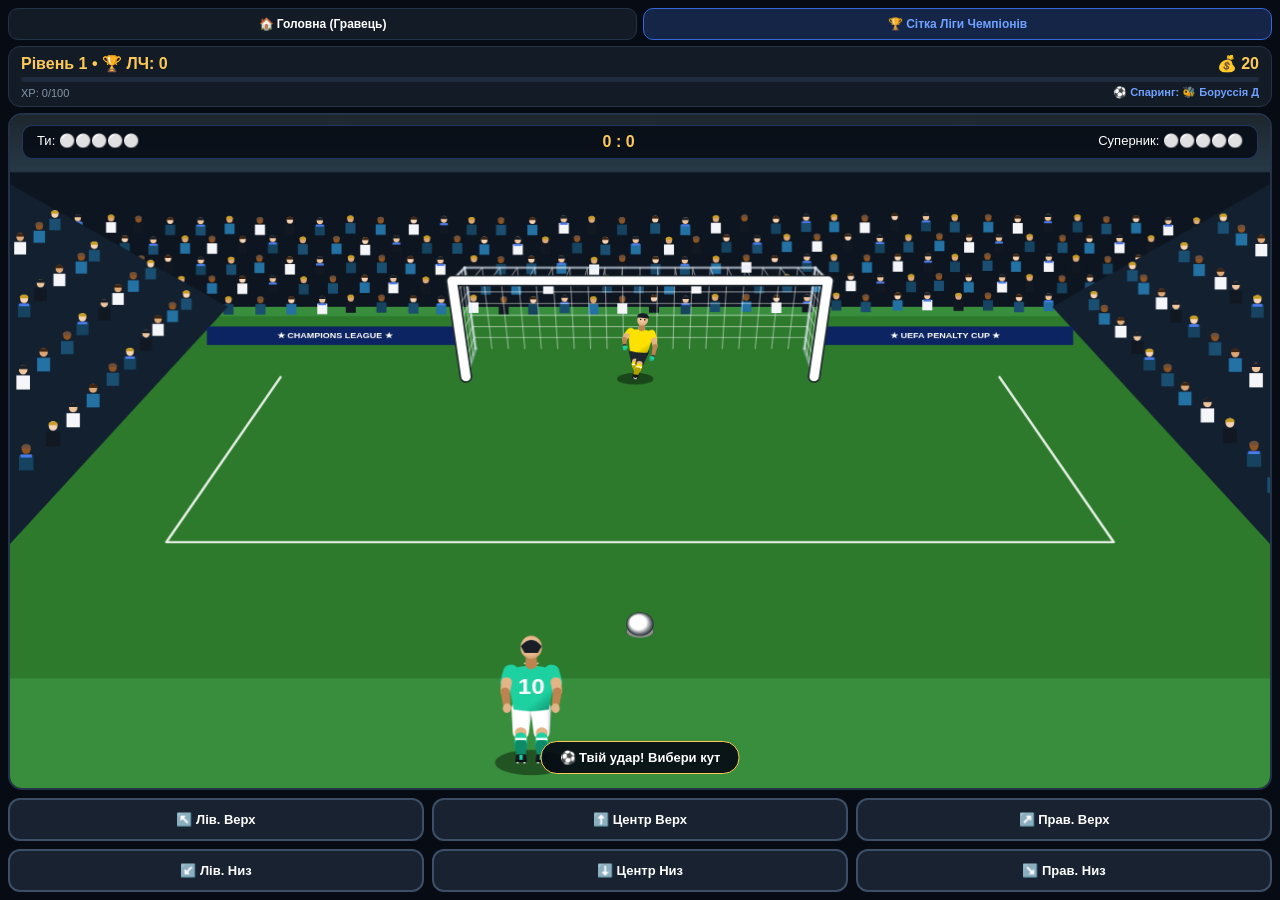
<file: game.html>
<!DOCTYPE html>
<html lang="uk">
<head>
<meta charset="UTF-8">
<meta name="viewport" content="width=device-width,initial-scale=1,maximum-scale=1,user-scalable=no">
<title>3D Champions Penalty — Матч</title>
<script>const tgS=document.createElement('script');tgS.src=['https:/','/telegram.org','/js/telegram-web-app.js'].join('');document.head.appendChild(tgS);</script>
<style>
*{box-sizing:border-box;-webkit-tap-highlight-color:transparent}
body{font-family:sans-serif;background:#070b14;color:#fff;margin:0;padding:8px;display:flex;flex-direction:column;height:100vh;user-select:none;overflow:hidden}
.tabs{display:flex;gap:6px;margin-bottom:6px;flex-shrink:0}
.tab{flex:1;padding:8px 6px;background:#131b26;border:1px solid #243347;color:#fff;border-radius:10px;font-weight:bold;font-size:12px;text-align:center;text-decoration:none}
.tab.ucl{background:#152547;color:#70a1ff;border-color:#3867d6}
.box{background:#131b26;border:1px solid #243347;border-radius:12px;padding:7px 12px;margin-bottom:6px;flex-shrink:0}
.row{display:flex;justify-content:space-between;align-items:center}
.bar{width:100%;height:5px;background:#1e2b3c;border-radius:4px;overflow:hidden;margin:4px 0}
.fill{height:100%;background:#1dd1a1;transition:width .3s}
.arena{flex:1;min-height:0;position:relative;border-radius:14px;overflow:hidden;border:2px solid #243347;margin-bottom:8px;background:#070b14}
#c3d{width:100%;height:100%;display:block}
.hud-top{position:absolute;top:10px;left:12px;right:12px;display:flex;justify-content:space-between;background:rgba(7,11,20,.84);padding:7px 14px;border-radius:10px;font-size:13px;pointer-events:none;border:1px solid rgba(75,123,236,.35);z-index:10}
.rep-btn{position:absolute;top:48px;right:12px;background:rgba(13,24,45,.94);border:1.5px solid #feca57;color:#feca57;padding:6px 12px;border-radius:11px;font-weight:bold;font-size:12px;cursor:pointer;display:none;z-index:15}
.var-badge{position:absolute;top:48px;left:12px;background:rgba(214,48,49,.92);border:1px solid #ff7675;color:#fff;padding:5px 10px;border-radius:9px;font-weight:900;font-size:11px;display:none;z-index:15;animation:blink 1.2s infinite}
@keyframes blink{0%,100%{opacity:1}50%{opacity:.55}}
.msg{position:absolute;bottom:14px;left:50%;transform:translateX(-50%);background:rgba(7,11,20,.92);padding:8px 18px;border-radius:16px;font-weight:bold;font-size:13px;border:1px solid #feca57;text-align:center;max-width:94%;white-space:nowrap;overflow:hidden;text-overflow:ellipsis;z-index:10}
.ctrl{display:grid;grid-template-columns:repeat(3,1fr);gap:8px;flex-shrink:0}
.btn{background:#182230;border:2px solid #3c4f66;color:#fff;padding:12px 4px;border-radius:12px;font-weight:bold;font-size:13px;cursor:pointer}
.btn:active{transform:scale(.95)}.btn:disabled{opacity:.4}
.full{grid-column:span 3;border:none;font-size:14px;padding:13px}
</style>
</head>
<body>
<div class="tabs">
  <a href="index.html" class="tab" onclick="localStorage.removeItem('pc_play_ucl')">🏠 Головна (Гравець)</a>
  <a href="turnir.html" class="tab ucl">🏆 Сітка Ліги Чемпіонів</a>
</div>
<div class="box">
  <div class="row"><b style="color:#feca57">Рівень <span id="lv">1</span> • 🏆 ЛЧ: <span id="cp">0</span></b><b style="color:#feca57">💰 <span id="cn">20</span></b></div>
  <div class="bar"><div class="fill" id="xb"></div></div>
  <div class="row" style="font-size:11px;color:#8395a7"><span>XP: <span id="pt">0</span>/<span id="nx">100</span></span><span id="op" style="color:#70a1ff;font-weight:bold">Матч</span></div>
</div>
<div style="display:flex;flex-direction:column;flex:1;min-height:0">
  <div class="arena" id="ar">
    <div class="hud-top">
      <span>Ти: <span id="pd">⚪⚪⚪⚪⚪</span></span>
      <b style="color:#feca57;font-size:16px"><span id="ps">0</span> : <span id="bs">0</span></b>
      <span>Суперник: <span id="bd">⚪⚪⚪⚪⚪</span></span>
    </div>
    <div class="var-badge" id="varBadge">🔴 VAR • З-ЗА ВОРІТ (0.15x)</div>
    <button class="rep-btn" id="repBtn" onclick="toggleReplay()">🎥 Повтор моменту</button>
    <canvas id="c3d"></canvas>
    <div class="msg" id="ms">⚽ Твій удар! Вибери кут</div>
  </div>
  <div class="ctrl" id="ct"></div>
</div>
<script>
try{window.Telegram.WebApp.ready();window.Telegram.WebApp.expand();}catch(e){}
const BIN_ID='6b01a76bffd5d16053d39022',API_KEY='$2a$10$FfzYgApncFFRJpoFkrYgyOZHPwjviuwu1N64Suvm4DneHJP..xKna',API_URL=['https:/','/api.jsonbin.io','/v3/b/',BIN_ID].join('');
const CLUBS=[
  {n:'Реал Мадрид',i:'👑',c:'#f5f6fa',dark:'#cfd6de'},{n:'Барселона',i:'🔵🔴',c:'#a50044',dark:'#5e0026'},
  {n:'Баварія',i:'🔴⚪',c:'#dc052d',dark:'#85021a'},{n:'Манчестер Сіті',i:'🩵',c:'#6cabdd',dark:'#386c96'},
  {n:'ПСЖ',i:'🗼',c:'#004170',dark:'#00213b'},{n:'Арсенал',i:'🔫',c:'#ef0107',dark:'#910004'},
  {n:'Інтер Мілан',i:'🐍',c:'#010e80',dark:'#000747'},{n:'Ліверпуль',i:'🦅',c:'#c8102e',dark:'#78081a'},
  {n:'Атлетіко',i:'🔴⚪',c:'#cb3524',dark:'#7d1e13'},{n:'Боруссія Д',i:'🐝',c:'#fde100',dark:'#b5a000'},
  {n:'Ювентус',i:'🦓',c:'#e5e5e5',dark:'#999999'},{n:'Байєр',i:'💊',c:'#e32221',dark:'#8a1110'},
  {n:'Мілан',i:'⚫🔴',c:'#fb090b',dark:'#960304'},{n:'Бенфіка',i:'🦅',c:'#e83030',dark:'#8f1818'},
  {n:'Спортінг',i:'🦁',c:'#008057',dark:'#004730'}
];
const RNDS=[{n:'1/8 Фінал',r:60},{n:'1/4 Фінал',r:110},{n:'Півфінал',r:200},{n:'ФІНАЛ ЛЧ',r:500}];
const SHOP=[
  {id:'j1',col:'#1dd1a1',dark:'#0d8a68',trim:'#ffffff'},{id:'j2',col:'#f5f6fa',dark:'#cfd6de',trim:'#1e272e'},
  {id:'j3',col:'#eb4d4b',dark:'#96201f',trim:'#ffffff'},{id:'j4',col:'#3867d6',dark:'#193275',trim:'#feca57'},
  {id:'j5',col:'#1e272e',dark:'#0b0f14',trim:'#1dd1a1'},{id:'j6',col:'#feca57',dark:'#b8860b',trim:'#1e272e'},
  {id:'j7',col:'#00d2ff',dark:'#007a99',trim:'#ffffff'},{id:'j8',col:'#8854d0',dark:'#4b2482',trim:'#feca57'},
  {id:'j9',col:'#fa8231',dark:'#a84b0d',trim:'#1e272e'},{id:'j10',col:'#2bcbba',dark:'#0f7a6e',trim:'#ffffff'},
  {id:'j11',col:'#b33939',dark:'#6b1818',trim:'#feca57'},{id:'j12',col:'#ff6b81',dark:'#a82b3e',trim:'#1e272e'},
  {id:'j13',col:'#a5b1c2',dark:'#596275',trim:'#00d2ff'},{id:'j14',col:'#a3cb38',dark:'#5c7814',trim:'#1e272e'},
  {id:'j15',col:'#2c2c54',dark:'#13132b',trim:'#feca57'},{id:'j16',col:'#0652DD',dark:'#032a73',trim:'#ffffff'},
  {id:'j17',col:'#B53471',dark:'#63183c',trim:'#feca57'},{id:'j18',col:'#009432',dark:'#004d1a',trim:'#ffffff'},
  {id:'j19',col:'#d1d8e0',dark:'#778ca3',trim:'#1e272e'},{id:'j20',col:'#EA2027',dark:'#7a0c10',trim:'#feca57'},
  {id:'p1',col:'#ffffff',dark:'#cfd6de'},{id:'p2',col:'#1e272e',dark:'#0b0f14'},{id:'p3',col:'#273c75',dark:'#111d42'},
  {id:'p4',col:'#eb4d4b',dark:'#96201f'},{id:'p5',col:'#00d2ff',dark:'#007a99'},{id:'p6',col:'#feca57',dark:'#b8860b'},
  {id:'p7',col:'#1dd1a1',dark:'#0d8a68'},{id:'p8',col:'#8854d0',dark:'#4b2482'},{id:'p9',col:'#fa8231',dark:'#a84b0d'},
  {id:'p10',col:'#2bcbba',dark:'#0f7a6e'},{id:'p11',col:'#b33939',dark:'#6b1818'},{id:'p12',col:'#ff6b81',dark:'#a82b3e'},
  {id:'p13',col:'#a5b1c2',dark:'#596275'},{id:'p14',col:'#a3cb38',dark:'#5c7814'},{id:'p15',col:'#2c2c54',dark:'#13132b'},
  {id:'p16',col:'#0652DD',dark:'#032a73'},{id:'p17',col:'#B53471',dark:'#63183c'},{id:'p18',col:'#009432',dark:'#004d1a'},
  {id:'p19',col:'#d1d8e0',dark:'#778ca3'},{id:'p20',col:'#EA2027',dark:'#7a0c10'},
  {id:'s1',col:'#14181d',ac:'#1dd1a1'},{id:'s2',col:'#f5f6fa',ac:'#eb4d4b'},{id:'s3',col:'#00d2ff',ac:'#ffffff'},
  {id:'s4',col:'#feca57',ac:'#1e272e'},{id:'s5',col:'#eb4d4b',ac:'#feca57'},{id:'s6',col:'#1dd1a1',ac:'#14181d'},
  {id:'s7',col:'#a3cb38',ac:'#ffffff'},{id:'s8',col:'#8854d0',ac:'#00d2ff'},{id:'s9',col:'#fa8231',ac:'#ffffff'},
  {id:'s10',col:'#dff9fb',ac:'#00a8ff'},{id:'s11',col:'#2f3542',ac:'#ff4757'},{id:'s12',col:'#1e3799',ac:'#feca57'},
  {id:'s13',col:'#ff6b81',ac:'#ffffff'},{id:'s14',col:'#ced6e0',ac:'#1e272e'},{id:'s15',col:'#70a1ff',ac:'#feca57'},
  {id:'s16',col:'#0652DD',ac:'#00d2ff'},{id:'s17',col:'#B53471',ac:'#ffffff'},{id:'s18',col:'#009432',ac:'#feca57'},
  {id:'s19',col:'#d1d8e0',ac:'#ff4757'},{id:'s20',col:'#EA2027',ac:'#feca57'},
  {id:'b1',bn:0,col:'#ffffff'},{id:'b2',bn:5,col:'#ff5e57'},{id:'b3',bn:10,col:'#00d2ff'},{id:'b4',bn:15,col:'#1dd1a1'},
  {id:'b5',bn:22,col:'#feca57'},{id:'b6',bn:30,col:'#8854d0'},{id:'b7',bn:38,col:'#a3cb38'},{id:'b8',bn:46,col:'#fa8231'},
  {id:'b9',bn:55,col:'#70a1ff'},{id:'b10',bn:65,col:'#eb4d4b'},{id:'b11',bn:76,col:'#ff6b81'},{id:'b12',bn:88,col:'#a5b1c2'},
  {id:'b13',bn:100,col:'#2f3542'},{id:'b14',bn:120,col:'#ff9f43'},{id:'b15',bn:145,col:'#5352ed'},{id:'b16',bn:170,col:'#0652DD'},
  {id:'b17',bn:195,col:'#B53471'},{id:'b18',bn:225,col:'#009432'},{id:'b19',bn:260,col:'#d1d8e0'},{id:'b20',bn:300,col:'#EA2027'},
  {id:'k1',bn:0,col:'#1dd1a1'},{id:'k2',bn:10,col:'#ff9ff3'},{id:'k3',bn:18,col:'#feca57'},{id:'k4',bn:25,col:'#ff5e57'},
  {id:'k5',bn:33,col:'#00d2ff'},{id:'k6',bn:42,col:'#a5b1c2'},{id:'k7',bn:52,col:'#8854d0'},{id:'k8',bn:62,col:'#a3cb38'},
  {id:'k9',bn:74,col:'#fa8231'},{id:'k10',bn:86,col:'#2f3542'},{id:'k11',bn:100,col:'#eb4d4b'},{id:'k12',bn:115,col:'#f5f6fa'},
  {id:'k13',bn:132,col:'#20bf6b'},{id:'k14',bn:155,col:'#70a1ff'},{id:'k15',bn:180,col:'#ff9f43'},{id:'k16',bn:205,col:'#0652DD'},
  {id:'k17',bn:235,col:'#B53471'},{id:'k18',bn:265,col:'#009432'},{id:'k19',bn:300,col:'#d1d8e0'},{id:'k20',bn:350,col:'#EA2027'}
];
let p={pt:0,lv:1,cp:0,cn:20,ow:['j1','p1','s1','b1','k1'],ej:'j1',ep:'p1',es:'s1',eb:'b1',ek:'k1',num:'10',numCol:'#ffffff',ucl:null,nick:'',uid:''};
const isUCLMode=(new URLSearchParams(location.search).get('mode')==='ucl'||localStorage.getItem('pc_play_ucl')==='1');
let freeOpp=CLUBS[Math.floor(Math.random()*CLUBS.length)];

function loadWallet(){
  try{
    const old=JSON.parse(localStorage.getItem('pc_3d8')),v=JSON.parse(localStorage.getItem('pc_ucl1'));
    if(v)p=Object.assign(p,v);else if(old){p=Object.assign(p,old);save();}
  }catch(e){}
  if(!p.ej)p.ej='j1';if(!p.ep)p.ep='p1';if(!p.es)p.es='s1';if(!p.eb)p.eb='b1';if(!p.ek)p.ek='k1';
  if(!p.num)p.num='10';if(!p.numCol)p.numCol='#ffffff';if(isNaN(Number(p.cn)))p.cn=20;
}
function save(){try{localStorage.setItem('pc_ucl1',JSON.stringify(p));}catch(e){}}
loadWallet();

async function pushScoreToCloud(){
  if(!p||!p.uid)return;
  try{
    const r=await fetch(API_URL+'/latest',{headers:{'X-Master-Key':API_KEY}});if(!r.ok)return;
    const j=await r.json(),list=Array.isArray(j.record)?j.record:[],map=new Map();
    list.forEach(u=>{if(u&&u.uid&&u.uid!=='init')map.set(u.uid,u);});
    map.set(p.uid,{uid:p.uid,n:p.nick||('Гравець #'+p.uid.slice(-4)),cn:Number(p.cn)||0,lv:Number(p.lv)||1,cp:Number(p.cp)||0});
    const top=Array.from(map.values()).sort((a,b)=>(b.cn-a.cn)||(b.cp-a.cp)||(b.lv-a.lv)).slice(0,100);
    await fetch(API_URL,{method:'PUT',headers:{'Content-Type':'application/json','X-Master-Key':API_KEY},body:JSON.stringify(top)});
  }catch(e){}
}

function getItem(id){return SHOP.find(x=>x.id===id)||SHOP;}
function getCurOpponent(){
  if(isUCLMode&&p.ucl&&p.ucl.active){
    const arr=[p.ucl.r16,p.ucl.qf,p.ucl.sf,p.ucl.fn][p.ucl.rnd]||p.ucl.r16;
    if(arr&&arr.length){const myM=arr.find(m=>m.a.isMe||m.b.isMe)||arr;return myM.a.isMe?myM.b:myM.a;}
  }
  return freeOpp;
}

let ph='sh',pS=[],bS=[],ac=null,ambOn=false,crowdMood=0;
function startAmbience(){
  if(ambOn)return;
  try{
    if(!ac)ac=new(window.AudioContext||window.webkitAudioContext)();if(ac.state==='suspended')ac.resume();ambOn=true;
    const len=ac.sampleRate*6,buf=ac.createBuffer(1,len,ac.sampleRate),ch=buf.getChannelData(0);let last=0;
    for(let i=0;i<len;i++){const w=Math.random()*2-1;last=(last+0.02*w)/1.02;ch[i]=last*3.2*(0.65+0.35*Math.sin((i/len)*Math.PI*2));}
    const ns=ac.createBufferSource();ns.buffer=buf;ns.loop=true;
    const lp=ac.createBiquadFilter();lp.type='lowpass';lp.frequency.value=260;
    const gn=ac.createGain();gn.gain.value=0.16;ns.connect(lp);lp.connect(gn);gn.connect(ac.destination);ns.start();
  }catch(e){}
}
window.addEventListener('pointerdown',startAmbience,{once:true});

function snd(t){
  try{
    startAmbience();const now=ac.currentTime,o=ac.createOscillator(),g=ac.createGain();
    if(t==='kick'){o.type='sine';o.frequency.setValueAtTime(140,now);o.frequency.exponentialRampToValueAtTime(38,now+0.14);g.gain.setValueAtTime(0.35,now);g.gain.exponentialRampToValueAtTime(0.001,now+0.15);o.connect(g);g.connect(ac.destination);o.start(now);o.stop(now+0.15);}
    else if(t==='cheer'){o.type='triangle';o.frequency.setValueAtTime(320,now);o.frequency.linearRampToValueAtTime(540,now+0.25);g.gain.setValueAtTime(0.2,now);g.gain.exponentialRampToValueAtTime(0.001,now+0.35);o.connect(g);g.connect(ac.destination);o.start(now);o.stop(now+0.35);}
    else{o.type='sawtooth';o.frequency.setValueAtTime(180,now);o.frequency.linearRampToValueAtTime(110,now+0.25);g.gain.setValueAtTime(0.15,now);g.gain.exponentialRampToValueAtTime(0.001,now+0.28);o.connect(g);g.connect(ac.destination);o.start(now);o.stop(now+0.28);}
  }catch(e){}
}
const SAVE_REACTIONS=[
  '🧤 СЕЙВ! Воротар потягнув м’яч!','🔥 Брама на замку! Супер-стрибок!','⚡ Блискавична реакція кіпера!',
  '🛡️ Стіна! Воротар святкує з фанатами!','💪 Мертвий сейв! Б’є себе в груди!','🚀 Політ пантери! М’яч відбито!',
  '👑 Король штрафного майданчика!','🧤 Фантастика! Кінчиками пальців!','🎯 Вгадав кут і забрав удар!',
  '⭐ Сейв туру! Трибуни шаленіють!','🦅 Орел у рамці! Жодних шансів!','🧱 Бетонна стіна у воротах!',
  '🌪️ Вихор у рукавицях! Браво!','🔥 Кіпер на куражі — стадіон реве!','💎 Діамантовий сейв на реакції!',
  '⚡ Зупинив гарматний постріл!','🏆 Чемпіонський характер кіпера!','🦾 Сталевий хват! М’яч не пройде!',
  '🎶 Трибуни скандують ім’я кіпера!','🌟 Нереальний сейв у дев’ятці!'
];
const GOAL_REACTIONS=[
  '⚽ ГОЛ! Легендарний стрибок після голу!','🔥 Дев’ятка! Ідеальне виконання!','💥 Гарматний постріл у сітку!',
  '😱 Без шансів для воротаря — ГОЛ!','🎯 Снайперський удар під штангу!','⚡ Блискавка в кут воріт!',
  '⚽ Шедевр! Ковзання на колінах!','🚀 Неберучий удар під поперечину!','👑 Королівський пенальті!',
  '🏆 Гол класу Ліги Чемпіонів!','🔥 Стадіон вибухає від радості!','💎 Ювелірна точність удару!',
  '⚡ Розвів кіпера і м’яч по кутах!','🌟 Фантастичний удар у дев’ятку!','🎯 Холоднокровний постріл майстра!',
  '🚀 М’яч ледь не порвав сітку!','💪 Потужний удар з підйому — ГОЛ!','🦅 Політ літака після голу!',
  '🎶 Вболівальники співають на честь голу!','⭐ Бездоганний пенальті!'
];

let replayFrames=[],isRecording=false,replayMode=false,replayIdx=0,lastWasPlayerShoot=true;
function toggleReplay(){
  if(!replayFrames.length)return;
  replayMode=!replayMode;replayIdx=0;
  varBadge.style.display=replayMode?'block':'none';
  repBtn.textContent=replayMode?'✖ Закрити повтор':'🎥 Повтор моменту';
  renderCtrl();
}

function updUI(){
  lv.textContent=p.lv;cp.textContent=p.cp;cn.textContent=p.cn;
  const nxXp=p.lv*100;pt.textContent=p.pt;nx.textContent=nxXp;xb.style.width=Math.min(100,(p.pt/nxXp)*100)+'%';
  const opp=getCurOpponent();
  op.textContent=(isUCLMode&&p.ucl&&p.ucl.active)?`🏆 ${RNDS[p.ucl.rnd]?RNDS[p.ucl.rnd].n:'ЛЧ'}: ${opp.i} ${opp.n}`:`⚽ Спаринг: ${opp.i} ${opp.n}`;
  const slots=Math.max(5,pS.length,bS.length);
  pd.textContent=Array.from({length:slots},(_,i)=>pS[i]===1?'🟢':(pS[i]===0?'🔴':'⚪')).join('');
  bd.textContent=Array.from({length:slots},(_,i)=>bS[i]===1?'🟢':(bS[i]===0?'🔴':'⚪')).join('');
  ps.textContent=pS.filter(x=>x===1).length;bs.textContent=bS.filter(x=>x===1).length;
}

function renderCtrl(){
  ct.innerHTML='';
  if(replayMode){ct.innerHTML=`<button class="btn full" style="background:#feca57;color:#000" onclick="toggleReplay()">✖ Завершити повтор і повернутися в гру</button>`;return;}
  if(ph==='over'){
    const won=pS.filter(x=>x===1).length>bS.filter(x=>x===1).length;
    ct.innerHTML=isUCLMode
      ?`<button class="btn full" style="background:${won?'#1dd1a1':'#ff5e57'};color:#000" onclick="nextMatch(${won})">${won?'🏆 Зберегти результат і в сітку ЛЧ':'🔄 Переграти матч ЛЧ'}</button>`
      :`<button class="btn full" style="background:${won?'#1dd1a1':'#ff5e57'};color:#000" onclick="nextMatch(${won})">${won?'⚽ Наступний спаринг':'🔄 Спробувати ще раз'}</button>`;
    return;
  }
  [{z:0,l:'↖️ Лів. Верх'},{z:1,l:'⬆️ Центр Верх'},{z:2,l:'↗️ Прав. Верх'},{z:3,l:'↙️ Лів. Низ'},{z:4,l:'⬇️ Центр Низ'},{z:5,l:'↘️ Прав. Низ'}].forEach(item=>{
    const b=document.createElement('button');b.className='btn';b.textContent=item.l;b.disabled=busy;b.onclick=()=>act(item.z);ct.appendChild(b);
  });
}
function zoneCoords(z){const col=(z%3)-1,row=z<3?1:0;return{x:col*3.85,y:row===1?2.55:0.48,dive:col,high:row===1};}
let netWave={amp:0,phase:0,hitX:0,hitY:1.5};

function resetPositions(){
  ball={x:0,y:0.22,z:0,sx:0,sy:0.22,sz:0,tx:0,ty:0.22,tz:0,t:1,active:false,inNet:false,spin:0};
  gk={x:0,y:0,tx:0,ty:0,dive:0,tdive:0,state:'idle',style:0,crouch:0,roll:0,tuck:0,mood:0,react:0};
  kicker={x:-1.65,z:-3.1,sx:-1.65,sz:-3.1,tx:-0.32,tz:-0.22,run:0,running:false,kickPose:0,curve:0.45,mood:0,react:0,y:0};
  netWave.amp=0;
}

function act(z){
  if(busy)return;if(replayMode)toggleReplay();
  busy=true;repBtn.style.display='none';replayFrames=[];isRecording=true;lastWasPlayerShoot=(ph==='sh');renderCtrl();
  const isPlayerShoot=(ph==='sh'),botZ=Math.floor(Math.random()*6),shotZ=isPlayerShoot?z:botZ,saveZ=isPlayerShoot?botZ:z;
  const sc=zoneCoords(shotZ),kc=zoneCoords(saveZ);
  kicker.running=true;kicker.run=0;kicker.curve=(sc.x>=0?0.55:0.25)*(0.8+Math.random()*0.4);kicker.mood=0;kicker.react=0;kicker.y=0;gk.crouch=1;

  setTimeout(()=>{
    kicker.running=false;kicker.kickPose=1;gk.crouch=0;
    const isGoal=(shotZ!==saveZ),spinDir=(sc.x===0?(Math.random()<0.5?-1:1):-Math.sign(sc.x))*(0.6+Math.random()*0.7);
    ball={x:0,y:0.22,z:0,sx:0,sy:0.22,sz:0,tx:sc.x,ty:sc.y,tz:isGoal?11.85:10.35,t:0,active:true,inNet:false,spin:spinDir};

    const gR=1+Math.floor(Math.random()*20),kR=1+Math.floor(Math.random()*20);
    gk.state='jump';gk.style=Math.floor(Math.random()*3);gk.tuck=0.25;gk.roll=0;gk.mood=0;gk.react=0;
    gk.tx=kc.x*(0.86+Math.random()*0.08);
    gk.ty=kc.dive===0?(kc.high?1.05:0.05):(kc.high?0.85:0.18);
    gk.tdive=kc.dive===0?(kc.high?0.05:0.32*(Math.random()<0.5?-1:1)):kc.dive*(kc.high?0.95:1.18);
    snd('kick');

    setTimeout(()=>{
      gk.state='fall';gk.ty=0;const dir=Math.sign(gk.tdive)||1;
      if(Math.abs(gk.tdive)>0.15){
        gk.tx+=dir*0.45;gk.tuck=0.85;
        if(gk.style===0){gk.tdive=dir*2.25;gk.roll=dir*0.85;}
        else if(gk.style===1){gk.tdive=dir*1.45;gk.roll=dir*0.4;}
        else gk.tdive=dir*1.32;
      }
    },380);

    setTimeout(()=>{gk.state='stand';gk.roll=0;gk.tuck=0.35;gk.tdive=0;},680);

    setTimeout(()=>{
      gk.state='react';gk.roll=0;gk.tdive=0;gk.mood=isGoal?-1:1;gk.react=gR;
      kicker.kickPose=0;kicker.mood=isGoal?1:-1;kicker.react=kR;
      if(!isGoal){
        gk.ty=(gR%5===4)?0.55:0;gk.tuck=(gR%5===3)?0.75:0;kicker.y=0;
      }else{
        gk.ty=0;gk.tuck=(gR%5===2||gR%5===3)?0.8:0;
        kicker.y=(kR%4===1)?0.65:0;
      }
    },880);

    setTimeout(()=>{gk.state='idle';gk.tdive=0;gk.ty=0;gk.tuck=0;gk.mood=0;gk.react=0;kicker.mood=0;kicker.react=0;kicker.y=0;},1680);

    setTimeout(()=>{
      if(isGoal){netWave={amp:1.15,phase:0,hitX:sc.x,hitY:sc.y};ball.inNet=true;}
      else{ball.sx=ball.x;ball.sy=ball.y;ball.sz=ball.z;ball.tx=sc.x*1.18+(Math.random()-0.5)*0.8;ball.ty=0.22;ball.tz=8.5;ball.t=0;}
      const phrase=isGoal?GOAL_REACTIONS[kR-1]:SAVE_REACTIONS[gR-1];
      if(isPlayerShoot){
        pS.push(isGoal?1:0);
        if(isGoal){const w=10+(getItem(p.eb).bn||0);p.cn+=w;p.pt+=25;crowdMood=1;snd('cheer');ms.textContent=`${phrase} +${w} 💰`;ms.style.borderColor='#1dd1a1';}
        else{crowdMood=-1;snd('boo');ms.textContent=phrase;ms.style.borderColor='#ff5e57';}
      }else{
        bS.push(isGoal?1:0);
        if(isGoal){crowdMood=-1;snd('boo');ms.textContent=phrase;ms.style.borderColor='#ff5e57';}
        else{const s=5+(getItem(p.ek).bn||0);p.cn+=s;p.pt+=20;crowdMood=1;snd('cheer');ms.textContent=`${phrase} +${s} 💰`;ms.style.borderColor='#1dd1a1';}
      }
      if(p.pt>=p.lv*100){p.pt-=p.lv*100;p.lv++;}
      save();updUI();pushScoreToCloud();
      setTimeout(()=>{isRecording=false;repBtn.style.display='block';repBtn.textContent='🎥 Повтор моменту';crowdMood=0;if(!replayMode)checkSeries();},1260);
    },560);
  },380);
}
function advanceUCL(pGoals,bGoals){
  const u=p.ucl,keys=['r16','qf','sf','fn'],curArr=u[keys[u.rnd]];
  curArr.sc=`${pGoals}:${bGoals}`;const winners=[curArr.a];
  for(let i=1;i<curArr.length;i++){
    const g1=3+Math.floor(Math.random()*3);let g2=2+Math.floor(Math.random()*4);if(g1===g2)g2++;
    curArr[i].sc=`${g1}:${g2}`;winners.push(g1>g2?curArr[i].a:curArr[i].b);
  }
  if(u.rnd<3){
    const nextArr=[];for(let i=0;i<winners.length;i+=2)nextArr.push({a:winners[i],b:winners[i+1],sc:null});
    u[keys[u.rnd+1]]=nextArr;u.rnd++;
  }else u.champ=winners;
}

function checkSeries(){
  const pG=pS.filter(x=>x===1).length,bG=bS.filter(x=>x===1).length,pR=Math.max(0,5-pS.length),bR=Math.max(0,5-bS.length);
  const early=(pS.length<=5&&bS.length<=5)&&((pG>bG+bR)||(bG>pG+pR));
  const done=(pS.length>=5&&bS.length>=5&&pS.length===bS.length&&pG!==bG);
  if(early||done){
    ph='over';busy=false;const won=pG>bG;
    if(won){
      if(isUCLMode&&p.ucl&&p.ucl.active){
        const rw=RNDS[p.ucl.rnd].r;p.cn+=rw;p.pt+=75;
        if(p.ucl.rnd===3){p.cp++;ms.textContent=`🏆 ЧЕМПІОН ЛІГИ ЧЕМПІОНІВ! +${rw} 💰`;}
        else ms.textContent=`🎉 Прохід далі! Призові +${rw} 💰`;
      }else{p.cn+=25;p.pt+=40;ms.textContent='🏆 Перемога у спарингу! +25 💰';}
      ms.style.borderColor='#feca57';
    }else{ms.textContent=`💔 Поразка від ${getCurOpponent().n}`;ms.style.borderColor='#ff5e57';}
    if(p.pt>=p.lv*100){p.pt-=p.lv*100;p.lv++;}
    save();updUI();pushScoreToCloud();renderCtrl();return;
  }
  ph=(ph==='sh')?'sv':'sh';resetPositions();busy=false;ms.style.borderColor='#feca57';
  const sud=(pS.length>=5&&bS.length>=5);
  ms.textContent=ph==='sh'?(sud?'🔥 До першого промаху! Твій удар':'⚽ Твій удар! Вибери кут'):(sud?'🔥 До першого промаху! Твій сейв':'🧤 Твій сейв! Вгадай кут');
  renderCtrl();
}

function nextMatch(won){
  const pG=pS.filter(x=>x===1).length,bG=bS.filter(x=>x===1).length;
  if(isUCLMode&&won){advanceUCL(pG,bG);save();localStorage.removeItem('pc_play_ucl');location.href='turnir.html';return;}
  if(won)freeOpp=CLUBS[Math.floor(Math.random()*CLUBS.length)];
  pS=[];bS=[];ph='sh';replayFrames=[];repBtn.style.display='none';resetPositions();save();updUI();renderCtrl();
  ms.style.borderColor='#feca57';ms.textContent='⚽ Твій удар! Вибери кут';
}
const ctx=c3d.getContext('2d');let W=300,H=300;
function rsz3D(){const r=ar.getBoundingClientRect();if(r.width>0&&r.height>0){W=c3d.width=r.width;H=c3d.height=r.height;}}
window.addEventListener('resize',rsz3D);

function proj(x,y,z){
  const dz=z+11.8,dy=y-12.4,p=0.66,rz=dz*Math.cos(p)-dy*Math.sin(p),ry=dz*Math.sin(p)+dy*Math.cos(p),sc=(Math.min(W,H)*1.24)/Math.max(1,rz);
  return{x:W/2+x*sc,y:H*0.58-ry*sc,s:sc};
}
function projBehind(x,y,z){
  const dz=17.4-z,dy=y-5.5,p=0.25,rz=dz*Math.cos(p)-dy*Math.sin(p),ry=dz*Math.sin(p)+dy*Math.cos(p),sc=(Math.min(W,H)*1.12)/Math.max(1.2,rz);
  return{x:W/2-x*sc,y:H*0.44-ry*sc,s:sc};
}

const skins=['#f2c69c','#dda876','#8d5524','#f7d5b4'],hairs=['#191e26','#3e2511','#6e4f3a','#c99e24'],jerseys=['#154360','#f5f6fa','#1b4f72','#111822','#2471a3'];
const FANS=Array.from({length:190},(_,i)=>{const r=Math.floor(i/38),c=i%38;return{x:-16.5+c*0.89+(r%2)*0.4,row:r,ph:Math.random()*6.28,spd:0.8+Math.random()*0.6,skin:skins[i%4],hair:hairs[(i*3)%4],shirt:jerseys[(i*7)%5],scarf:i%4===0};});
const SIDE_FANS=Array.from({length:280},(_,i)=>{const s=i<140?-1:1,l=i%140,r=Math.floor(l/20),idx=l%20;return{side:s,row:r,z:-5.2+idx*1.02+(r%2)*0.45,ph:Math.random()*6.28,spd:0.8+Math.random()*0.6,skin:skins[i%4],hair:hairs[(i*5)%4],shirt:jerseys[(i*3)%5],scarf:i%5===0};});

let ball={x:0,y:0.22,z:0,sx:0,sy:0.22,sz:0,tx:0,ty:0.22,tz:0,t:1,active:false,inNet:false,spin:0};
let gk={x:0,y:0,tx:0,ty:0,dive:0,tdive:0,state:'idle',style:0,crouch:0,roll:0,tuck:0,mood:0,react:0};
let kicker={x:-1.65,z:-3.1,sx:-1.65,sz:-3.1,tx:-0.32,tz:-0.22,run:0,running:false,kickPose:0,curve:0.45,mood:0,react:0,y:0};
let busy=false,tAnim=0;

function drawCapsule(x1,y1,x2,y2,r1,r2,col){
  const ang=Math.atan2(y2-y1,x2-x1),perp=ang+Math.PI/2;ctx.fillStyle=col;ctx.beginPath();
  ctx.arc(x1,y1,r1,perp,perp+Math.PI);ctx.arc(x2,y2,r2,perp+Math.PI,perp);ctx.closePath();ctx.fill();
}

function drawMatchBoot(x,y,sc,sgn,isBack,bCol,bAc){
  ctx.save();ctx.translate(x,y);
  if(isBack){
    ctx.fillStyle='#0b0f14';ctx.beginPath();ctx.roundRect(-2.4*sc,1.2*sc,4.8*sc,1.1*sc,0.5*sc);ctx.fill();
    ctx.fillStyle='#cfd6de';ctx.fillRect(-1.9*sc,2.2*sc,0.9*sc,0.7*sc);ctx.fillRect(1*sc,2.2*sc,0.9*sc,0.7*sc);
    ctx.fillStyle=bCol;ctx.beginPath();ctx.moveTo(-2.1*sc,-1.4*sc);ctx.lineTo(2.1*sc,-1.4*sc);ctx.lineTo(2.4*sc,1.3*sc);ctx.lineTo(-2.4*sc,1.3*sc);ctx.closePath();ctx.fill();
    ctx.fillStyle=bAc;ctx.fillRect(-0.7*sc,-1.2*sc,1.4*sc,2.4*sc);ctx.restore();return;
  }
  ctx.translate(sgn*0.3*sc,0);ctx.fillStyle='#0d1117';ctx.beginPath();ctx.ellipse(0,1.9*sc,2.7*sc,0.8*sc,0,0,Math.PI*2);ctx.fill();
  ctx.fillStyle=bCol;ctx.beginPath();ctx.moveTo(-2.1*sc,-1.5*sc);ctx.lineTo(2.1*sc,-1.5*sc);ctx.quadraticCurveTo(2.9*sc,0.5*sc,2.6*sc,1.8*sc);ctx.quadraticCurveTo(0,2.2*sc,-2.6*sc,1.8*sc);ctx.closePath();ctx.fill();
  ctx.strokeStyle=bAc;ctx.lineWidth=0.8*sc;ctx.beginPath();ctx.arc(0,0.9*sc,1.5*sc,0.15*Math.PI,0.85*Math.PI);ctx.stroke();ctx.restore();
}

function drawMatchGlove(x,y,sc,side,col){
  ctx.save();ctx.translate(x,y);ctx.rotate(side*0.22);
  ctx.fillStyle='#1e272e';ctx.beginPath();ctx.roundRect(-2.1*sc,-1*sc,4.2*sc,1.9*sc,0.8*sc);ctx.fill();
  ctx.fillStyle=col;ctx.beginPath();ctx.roundRect(-2.4*sc,0.8*sc,4.8*sc,3.6*sc,1.2*sc);ctx.fill();
  [-1.75,-0.6,0.6,1.75].forEach((fx,i)=>drawCapsule(fx*sc,4.1*sc,fx*sc,(4.1+[2.1,2.6,2.4,1.8][i])*sc,0.58*sc,0.46*sc,col));
  drawCapsule(-side*2.1*sc,2*sc,-side*3.4*sc,3.4*sc,0.68*sc,0.5*sc,col);ctx.restore();
}
function drawRealisticPlayer(px,py,sc,jCol,jDark,trim,sCol,sDark,bCol,bAc,gCol,diveAng,runPh,isKicker,isStand,poseOpt){
  const opt=poseOpt||{};ctx.save();ctx.translate(px,py);
  const crouchY=(!isKicker&&opt.crouch)?opt.crouch*6.5*sc:0,tuck=(!isKicker&&opt.tuck)?opt.tuck:0,roll=(!isKicker&&opt.roll)?opt.roll:0;
  const mood=opt.mood||0,rId=opt.react||0,v=(rId-1)%10,alt=rId>10?1:-1,pulse=Math.sin(tAnim*6.2);

  let extraRot=0,extraY=0;
  if(mood===1){if(v===6||v===7)extraRot=Math.sin(tAnim*5.5)*0.16*alt;if(v===8)extraRot=0.22*alt;if(v===1||v===3)extraY=-Math.abs(Math.sin(tAnim*4.8))*5.5*sc;if(v===2)extraY=7*sc;}
  else if(mood===-1){if(v===9)extraRot=Math.sin(tAnim*4.2)*0.14*alt;if(v===4||v===6)extraY=7*sc;if(v===8)extraRot=0.26*alt;}

  const pivotY=-24*sc,groundOffset=Math.abs(Math.sin(diveAng))*18*sc;
  ctx.translate(0,pivotY+crouchY+extraY+groundOffset-(Math.abs(roll)>0.1?4*sc*Math.abs(roll):0));
  ctx.rotate(diveAng+extraRot);ctx.translate(0,-pivotY);

  const run=Math.abs(runPh)>0.01,swing=run?Math.sin(runPh)*9.5*sc:0,lift=run?Math.max(0,-Math.cos(runPh))*5.2*sc:0;
  const skin='#e4b487',shade='#be8450',light='#f6d3af',kickFollow=(isKicker&&opt.kPose)?opt.kPose:0;
  ctx.rotate(run?0.11:(kickFollow?-0.14:0));
  const diveAmt=Math.min(1,Math.abs(diveAng)/1.05),dDir=Math.sign(diveAng)||1;

  [-1,1].forEach(side=>{
    let stride=swing*(side===-1?1:-1),fLift=side===-1?lift:(run?Math.max(0,Math.cos(runPh))*5.2*sc:0);
    let kneeSpread=(!isKicker&&!run&&diveAmt<0.1&&mood===0)?side*(1.8+crouchY*0.18)*sc:0,tuckKnee=0,tuckAnkX=0,tuckAnkY=0;
    if(isKicker&&kickFollow>0.1){stride=side===1?9.5*sc*kickFollow:-4*sc*kickFollow;fLift=side===1?8*sc*kickFollow:0;}
    else if(mood===1){if(v===3){kneeSpread=side*4.8*sc;fLift=4.8*sc;}else if(v===6)fLift=(side===1?Math.max(0,pulse):Math.max(0,-pulse))*6*sc;else if(v===2){tuckKnee=7.5*sc;tuckAnkX=-side*2.8*sc;tuckAnkY=8.5*sc;}else if(v===7&&side===alt){fLift=7*sc;kneeSpread=side*3*sc;}}
    else if(mood===-1){if(v===4||v===6){tuckKnee=8*sc;tuckAnkX=-side*2.4*sc;tuckAnkY=9*sc;}else if(v===2||v===7)kneeSpread=side*3.8*sc;}
    else if(!isKicker){
      if(tuck>0.05){const top=(side===-dDir);tuckKnee=(top?8.5:6.0)*tuck*sc;tuckAnkX=(top?-4.5:-2.5)*tuck*sc;tuckAnkY=(top?9.5:7.0)*tuck*sc;}
      else if(diveAmt>0.15){const top=(side===-dDir);kneeSpread=top?(-dDir*3.2*diveAmt*sc):(dDir*1.2*diveAmt*sc);fLift=top?(2.8*diveAmt*sc):0;}
    }

    const hipX=side*4*sc,hipY=-26*sc+crouchY*0.25,kneeX=side*4.4*sc+stride*0.45+kneeSpread+(dDir*tuckKnee*0.4),kneeY=-14.5*sc-fLift*0.4+crouchY*0.15-tuckKnee*0.6,ankX=side*4.3*sc+stride*0.85+kneeSpread*0.6+tuckAnkX,ankY=-2.5*sc-fLift-tuckAnkY;
    const shG=ctx.createLinearGradient(hipX-4*sc,hipY,hipX+4*sc,hipY);shG.addColorStop(0,sCol);shG.addColorStop(0.82,sCol);shG.addColorStop(1,sDark);
    drawCapsule(hipX,hipY,kneeX,kneeY,4.3*sc,3.4*sc,shG);drawCapsule(kneeX,kneeY,kneeX,kneeY+2.8*sc,2.5*sc,2.3*sc,skin);
    const calfX=(kneeX+ankX)*0.5,calfY=(kneeY+ankY)*0.5;
    drawCapsule(kneeX,kneeY+2.5*sc,calfX,calfY,2.5*sc,2.8*sc,jCol);drawCapsule(calfX,calfY,ankX,ankY,2.7*sc,1.8*sc,jDark);
    ctx.fillStyle=trim;ctx.fillRect(kneeX-2.4*sc,kneeY+2.6*sc,4.8*sc,1.1*sc);drawMatchBoot(ankX,ankY,sc,side,isKicker&&!opt.forceBehind,bCol,bAc);
  });
  const tG=ctx.createLinearGradient(-10.5*sc,-48*sc,10.5*sc,-25*sc);tG.addColorStop(0,jCol);tG.addColorStop(0.7,jCol);tG.addColorStop(1,jDark);
  ctx.fillStyle=tG;ctx.beginPath();ctx.moveTo(-10.2*sc,-44.5*sc);ctx.quadraticCurveTo(0,-48.8*sc,10.2*sc,-44.5*sc);ctx.lineTo(9.2*sc,-36*sc);ctx.lineTo(7.4*sc,-25.5*sc);ctx.quadraticCurveTo(0,-24*sc,-7.4*sc,-25.5*sc);ctx.lineTo(-9.2*sc,-36*sc);ctx.closePath();ctx.fill();

  ctx.fillStyle=trim;
  if(isKicker||opt.forceBehind){
    const myP=replayMode?lastWasPlayerShoot:(ph==='sh'||ph==='over');
    ctx.beginPath();ctx.ellipse(0,-48*sc,3.2*sc,1.2*sc,0,0,Math.PI);ctx.fill();
    ctx.fillStyle=isKicker?(myP?(p.numCol||'#fff'):'rgba(255,255,255,0.92)'):'#ffffff';
    ctx.font=`900 ${Math.max(8,10.2*sc)}px sans-serif`;ctx.textAlign='center';ctx.fillText(isKicker?(myP?(p.num||'10'):'9'):'1',0,-33*sc);
  }else{ctx.beginPath();ctx.moveTo(-3.2*sc,-48.2*sc);ctx.lineTo(0,-45*sc);ctx.lineTo(3.2*sc,-48.2*sc);ctx.closePath();ctx.fill();}

  [-1,1].forEach(side=>{
    const aSw=swing*(side===-1?-0.85:0.85),shX=side*8.6*sc,shY=-44*sc;let slvX,slvY,elX,elY,hdX,hdY;
    if(!isKicker&&Math.abs(roll)>0.2){slvX=side*7.5*sc;slvY=-40*sc;elX=side*4.5*sc;elY=-33*sc;hdX=side*2.2*sc;hdY=-27*sc;}
    else if(mood===1){
      if(v===0||v===1||v===7){const l=(side===alt);slvX=side*10.5*sc;slvY=-48*sc;elX=side*(l?12:15)*sc;elY=(l?-60:-35)*sc;hdX=side*(l?10:17)*sc;hdY=(l?-72-pulse*3:-27)*sc;}
      else if(v===2||v===3||v===9){slvX=side*11.5*sc;slvY=-49*sc;elX=side*14.5*sc;elY=-60*sc;hdX=side*13.5*sc;hdY=(-71+pulse*3)*sc;}
      else if(v===4){slvX=side*9.5*sc;slvY=-41*sc;elX=side*6.5*sc;elY=-35*sc;hdX=side*(2.5+Math.abs(pulse)*1.8)*sc;hdY=-37*sc;}
      else if(v===5){const l=(side===alt);slvX=side*(l?11:9)*sc;slvY=-43*sc;elX=side*(l?13:11)*sc;elY=(l?-51:-34)*sc;hdX=(l?(8+pulse*5):-12*side)*sc;hdY=(l?-57:-25)*sc;}
      else{slvX=side*12.5*sc;slvY=-45*sc;elX=side*17*sc;elY=(-47+pulse*3.5)*sc;hdX=side*21*sc;hdY=(-49+pulse*5.5)*sc;}
    }else if(mood===-1){
      if(v===0||v===9){slvX=side*10*sc;slvY=-47*sc;elX=side*8.8*sc;elY=-56*sc;hdX=side*4.6*sc;hdY=-61*sc;}
      else if(v===1){const sl=Math.abs(pulse)*6.5*sc;slvX=side*11*sc;slvY=-39*sc;elX=side*13.5*sc;elY=(-30+sl*0.5)*sc;hdX=side*14.5*sc;hdY=(-20+sl)*sc;}
      else if(v===2||v===7){slvX=side*12.5*sc;slvY=-46*sc;elX=side*17*sc;elY=-51*sc;hdX=side*21*sc;hdY=-55*sc;}
      else if(v===3||v===8){slvX=side*12.5*sc;slvY=-43*sc;elX=side*17.5*sc;elY=(-41+pulse*2.5)*sc;hdX=side*22*sc;hdY=(-39+pulse*3.5)*sc;}
      else if(v===4||v===5){slvX=side*8.5*sc;slvY=-44*sc;elX=side*6*sc;elY=-51*sc;hdX=side*2.2*sc;hdY=-55*sc;}
      else{slvX=side*10.5*sc;slvY=-48*sc;elX=side*13*sc;elY=-59*sc;hdX=side*12*sc;hdY=-68*sc;}
    }else if(!isKicker&&isStand&&diveAmt>0.05){
      const gnd=(side===dDir);slvX=side*(gnd?11.5:8.5)*sc;slvY=(gnd?-38:-41)*sc;elX=side*(gnd?14.5:6.5)*sc;elY=(gnd?-30:-34)*sc;hdX=side*(gnd?15.5:4.5)*sc;hdY=(gnd?-16:-26)*sc;
    }else if(isKicker&&kickFollow>0.1){
      const bal=(side===-1?1:-0.6)*kickFollow;slvX=side*(10.5+Math.abs(bal)*3)*sc;slvY=(-39-bal*6)*sc;elX=side*(12.5+Math.abs(bal)*5)*sc;elY=(-35-bal*12)*sc;hdX=side*(14+Math.abs(bal)*6)*sc;hdY=(-29-bal*17)*sc;
    }else{
      const gSt=(!isKicker&&opt.gStyle===1&&side===-dDir)?0.65:1,rSp=(!isKicker&&diveAmt<0.1)?(1.8+Math.sin(tAnim*3)*0.6)*sc:0;
      slvX=side*(10.4+diveAmt*3.2*gSt)*sc+side*rSp*0.5;slvY=(-38.8-diveAmt*10.2*gSt)*sc+aSw*0.2;
      elX=side*(11+diveAmt*6.5*gSt)*sc+side*rSp;elY=(-34.2-diveAmt*19.3*gSt)*sc+aSw*0.4;
      hdX=side*(10.2+diveAmt*13.3*gSt)*sc+side*rSp*1.1;hdY=(-26.8-diveAmt*32.7*gSt)*sc+aSw*0.8;
    }
    drawCapsule(shX,shY,slvX,slvY,3.2*sc,2.7*sc,jCol);drawCapsule(slvX,slvY,elX,elY,2.3*sc,2*sc,skin);drawCapsule(elX,elY,hdX,hdY,1.95*sc,1.45*sc,shade);
    if(gCol)drawMatchGlove(hdX,hdY,sc*0.72,side,gCol);else{ctx.fillStyle=skin;ctx.beginPath();ctx.ellipse(hdX,hdY+0.6*sc,1.8*sc,2.3*sc,side*-0.1,0,Math.PI*2);ctx.fill();}
  });

  drawCapsule(0,-47.5*sc,0,-51.5*sc,2.5*sc,2.2*sc,shade);
  const fG=ctx.createRadialGradient(-1*sc,-57*sc,1*sc,0,-55.5*sc,6.5*sc);fG.addColorStop(0,light);fG.addColorStop(0.65,skin);fG.addColorStop(1,shade);
  ctx.fillStyle=fG;ctx.beginPath();ctx.ellipse(0,-55.5*sc,4.5*sc,5.6*sc,0,0,Math.PI*2);ctx.fill();
  if(!isKicker&&!opt.forceBehind){ctx.fillStyle='#231710';ctx.beginPath();ctx.arc(-1.7*sc,-56*sc,0.65*sc,0,Math.PI*2);ctx.arc(1.7*sc,-56*sc,0.65*sc,0,Math.PI*2);ctx.fill();}
  ctx.fillStyle='#191e26';
  if(isKicker||opt.forceBehind){ctx.beginPath();ctx.moveTo(-4.4*sc,-56*sc);ctx.quadraticCurveTo(0,-62.2*sc,4.4*sc,-56*sc);ctx.lineTo(2.8*sc,-52.8*sc);ctx.lineTo(-2.8*sc,-52.8*sc);ctx.closePath();ctx.fill();}
  else{ctx.beginPath();ctx.ellipse(0,-58.5*sc,4.8*sc,3.6*sc,0,Math.PI*0.9,Math.PI*2.1);ctx.fill();}
  ctx.restore();
}
function drawRealisticFan(fx,fy,sc,fan,wave){
  const t=tAnim*fan.spd+fan.ph,y=fy-(crowdMood===1?Math.max(0,Math.sin(t*2.8))*8*sc:0)-(Math.sin(t*1.2)+wave*2.4)*sc;
  ctx.save();ctx.translate(fx+Math.sin(t)*1.6*sc,y);ctx.fillStyle=fan.shirt;ctx.fillRect(-4.6*sc,-11*sc,9.2*sc,11*sc);
  if(fan.scarf){ctx.fillStyle='#4b7bec';ctx.fillRect(-3.6*sc,-11.5*sc,7.2*sc,2.2*sc);}
  ctx.fillStyle=fan.skin;ctx.beginPath();ctx.ellipse(0,-15.4*sc,2.9*sc,3.6*sc,0,0,Math.PI*2);ctx.fill();
  ctx.fillStyle=fan.hair;ctx.beginPath();ctx.ellipse(0,-16.6*sc,3.1*sc,2.3*sc,0,Math.PI*0.9,Math.PI*2.1);ctx.fill();ctx.restore();
}

function getNetBulge(wx,wy,w){
  const v=w||netWave;if(v.amp<=0.005)return 0;const d=Math.hypot(wx-v.hitX,wy-v.hitY);
  return v.amp*0.95*Math.exp(-(d*d)/4.8)*(Math.cos(d*1.5-v.phase*1.7)*0.55+0.45);
}

function drawGoalNetAndPosts(pr,wObj,lw,isBehind){
  const gw=4.6,gh=3.05,gz=10.5,gd=1.85,gFL=pr(-gw,0,gz),gTL=pr(-gw,gh,gz),gTR=pr(gw,gh,gz),gFR=pr(gw,0,gz);
  const bBL=pr(-gw,0,gz+gd),bTL=pr(-gw,gh*0.88,gz+gd),bTR=pr(gw,gh*0.88,gz+gd),bBR=pr(gw,0,gz+gd);
  ctx.strokeStyle='rgba(200,220,240,0.45)';ctx.lineWidth=Math.max(2,lw*0.35);
  [[gFL,bBL],[gFR,bBR],[gTL,bTL],[gTR,bTR],[bBL,bTL],[bTR,bBR],[bTL,bTR]].forEach(([a,b])=>{ctx.beginPath();ctx.moveTo(a.x,a.y);ctx.lineTo(b.x,b.y);ctx.stroke();});

  ctx.strokeStyle=isBehind?'rgba(255,255,255,0.58)':'rgba(255,255,255,0.46)';ctx.lineWidth=isBehind?1.35:1.1;
  for(let i=0;i<=20;i++){
    const wx=-gw+gw*2*(i/20),tf=pr(wx,gh,gz);ctx.beginPath();ctx.moveTo(tf.x,tf.y);
    for(let r=1;r<=3;r++){const rz=gz+gd*(r/3),pTop=pr(wx,gh*(1-0.12*(r/3)),rz+getNetBulge(wx,gh,wObj)*0.25*(r/3));ctx.lineTo(pTop.x,pTop.y);}
    for(let s=0;s<=7;s++){const sy=gh*(1-s/7),pt=pr(wx,sy*0.88,gz+gd+getNetBulge(wx,sy,wObj)*(1-Math.abs(s/7-0.5)*0.35));ctx.lineTo(pt.x,pt.y);}
    ctx.stroke();
  }
  for(let h=1;h<=7;h++){
    const hy=gh*(h/7),lf=pr(-gw,hy,gz),rf=pr(gw,hy,gz);ctx.beginPath();ctx.moveTo(lf.x,lf.y);
    for(let i=0;i<=20;i++){const wx=-gw+gw*2*(i/20),pt=pr(wx,hy*0.88,gz+gd+getNetBulge(wx,hy,wObj));ctx.lineTo(pt.x,pt.y);}
    ctx.lineTo(rf.x,rf.y);ctx.stroke();
  }
  [-gw,gw].forEach(sx=>{for(let d=1;d<=4;d++){const dz=gz+gd*(d/4),tP=pr(sx,gh*(1-0.12*(d/4)),dz),bP=pr(sx,0,dz);ctx.beginPath();ctx.moveTo(tP.x,tP.y);ctx.lineTo(bP.x,bP.y);ctx.stroke();}});

  ctx.lineCap='round';ctx.lineJoin='round';
  ctx.strokeStyle='#1e272e';ctx.lineWidth=lw+3.2;ctx.beginPath();ctx.moveTo(gFL.x,gFL.y);ctx.lineTo(gTL.x,gTL.y);ctx.lineTo(gTR.x,gTR.y);ctx.lineTo(gFR.x,gFR.y);ctx.stroke();
  ctx.strokeStyle='#ffffff';ctx.lineWidth=lw;ctx.beginPath();ctx.moveTo(gFL.x,gFL.y);ctx.lineTo(gTL.x,gTL.y);ctx.lineTo(gTR.x,gTR.y);ctx.lineTo(gFR.x,gFR.y);ctx.stroke();
  ctx.strokeStyle='rgba(255,255,255,0.65)';ctx.lineWidth=Math.max(1.5,lw*0.28);ctx.beginPath();ctx.moveTo(gFL.x-1,gFL.y);ctx.lineTo(gTL.x-1,gTL.y-1);ctx.lineTo(gTR.x+1,gTR.y-1);ctx.lineTo(gFR.x+1,gFR.y);ctx.stroke();
}
function drawStadiumScene(){
  const horY=proj(0,0,15.5).y,stTop=Math.max(46,horY-H*0.2);
  const sky=ctx.createLinearGradient(0,0,0,horY);sky.addColorStop(0,'#1e272e');sky.addColorStop(1,'#3c6382');ctx.fillStyle=sky;ctx.fillRect(0,0,W,horY);
  ctx.fillStyle='#246124';ctx.fillRect(0,horY,W,H-horY);
  for(let z=-6;z<15.5;z+=1.6){const y1=proj(0,0,z).y,y2=proj(0,0,z+1.6).y;ctx.fillStyle=(Math.floor((z+6)*10)%2===0)?'#2d7a2d':'#388e3c';ctx.fillRect(0,Math.min(y1,y2),W,Math.abs(y1-y2)+1);}
  ctx.fillStyle='#0d1520';ctx.fillRect(0,stTop,W,horY-stTop);
  FANS.forEach(f=>{const pt=proj(f.x,0.3+f.row*0.52,14.3+f.row*0.42);if(pt.x>-20&&pt.x<W+20)drawRealisticFan(pt.x,pt.y,pt.s*0.032,f,Math.max(0,Math.sin(tAnim*0.8-f.x*0.22)));});
  [-1,1].forEach(side=>{const bN=proj(side*12.6,0,-5.8),bF=proj(side*12.6,0,15.5),tF=proj(side*19.5,5.8,15.5),tN=proj(side*21.5,6.4,-5.8);ctx.fillStyle='#132030';ctx.beginPath();ctx.moveTo(bN.x,bN.y);ctx.lineTo(bF.x,bF.y);ctx.lineTo(tF.x,tF.y);ctx.lineTo(tN.x,tN.y);ctx.closePath();ctx.fill();});
  for(let r=6;r>=0;r--)SIDE_FANS.forEach(f=>{if(f.row!==r)return;const pt=proj(f.side*(13.2+f.row*1.05),0.45+f.row*0.82,f.z);if(pt.x>-40&&pt.x<W+40)drawRealisticFan(pt.x,pt.y,pt.s*0.034,f,Math.max(0,Math.sin(tAnim*0.8-f.z*0.35*f.side)));});

  const adL=proj(-12.2,0,12.6),adGL=proj(-5,0,12.6),adGR=proj(5,0,12.6),adR=proj(12.2,0,12.6),adT=proj(0,0.65,12.6).y;
  ctx.fillStyle='#0c2461';ctx.fillRect(adL.x,adT,adGL.x-adL.x,adL.y-adT);ctx.fillRect(adGR.x,adT,adR.x-adGR.x,adR.y-adT);
  ctx.fillStyle='#fff';ctx.font='bold 9px sans-serif';ctx.textAlign='center';
  ctx.fillText('★ CHAMPIONS LEAGUE ★',(adL.x+adGL.x)/2,(adT+adL.y)/2+3);ctx.fillText('★ UEFA PENALTY CUP ★',(adGR.x+adR.x)/2,(adT+adR.y)/2+3);

  ctx.strokeStyle='rgba(255,255,255,0.88)';ctx.lineWidth=2.5;
  const pBL=proj(-9.5,0,10.5),pFL=proj(-9.5,0,2.8),pFR=proj(9.5,0,2.8),pBR=proj(9.5,0,10.5);
  ctx.beginPath();ctx.moveTo(pBL.x,pBL.y);ctx.lineTo(pFL.x,pFL.y);ctx.lineTo(pFR.x,pFR.y);ctx.lineTo(pBR.x,pBR.y);ctx.stroke();
  const spot=proj(0,0,0);ctx.fillStyle='#fff';ctx.beginPath();ctx.ellipse(spot.x,spot.y,0.24*spot.s,0.12*spot.s,0,0,Math.PI*2);ctx.fill();

  if(netWave.amp>0.005){netWave.phase+=0.26;netWave.amp*=0.955;}else netWave.amp=0;
  drawGoalNetAndPosts(proj,netWave,9.5,false);
}
function drawBehindGoalReplay(fr){
  const horY=projBehind(0,0,-14).y,stTop=Math.max(38,horY-H*0.24);
  const sky=ctx.createLinearGradient(0,0,0,horY);sky.addColorStop(0,'#0b1526');sky.addColorStop(1,'#2d5482');ctx.fillStyle=sky;ctx.fillRect(0,0,W,horY);
  ctx.fillStyle='#1b2a40';ctx.beginPath();ctx.moveTo(0,stTop+12);ctx.lineTo(W*0.18,stTop-22);ctx.lineTo(W*0.42,stTop-26);ctx.lineTo(W*0.56,stTop-44);ctx.lineTo(W*0.76,stTop-30);ctx.lineTo(W*0.92,stTop-16);ctx.lineTo(W,stTop-20);ctx.lineTo(W,horY);ctx.lineTo(0,horY);ctx.closePath();ctx.fill();

  ctx.fillStyle='#246124';ctx.fillRect(0,horY,W,H-horY);
  for(let z=14;z>-14;z-=1.8){const y1=projBehind(0,0,z).y,y2=projBehind(0,0,z-1.8).y;ctx.fillStyle=(Math.floor((z+14)*10)%2===0)?'#2d7a2d':'#388e3c';ctx.fillRect(0,Math.min(y1,y2),W,Math.abs(y1-y2)+1);}
  ctx.fillStyle='#0c1524';ctx.fillRect(0,stTop,W,horY-stTop);
  FANS.forEach(f=>{const pt=projBehind(f.x,0.35+f.row*0.58,-12.6-f.row*0.45);if(pt.x>-20&&pt.x<W+20)drawRealisticFan(pt.x,pt.y,pt.s*0.036,f,Math.max(0,Math.sin(fr.anim*0.8-f.x*0.22)));});
  [-1,1].forEach(side=>{const bN=projBehind(side*12.6,0,14.5),bF=projBehind(side*12.6,0,-14),tF=projBehind(side*19.5,5.8,-14),tN=projBehind(side*21.5,6.4,14.5);ctx.fillStyle='#132030';ctx.beginPath();ctx.moveTo(bN.x,bN.y);ctx.lineTo(bF.x,bF.y);ctx.lineTo(tF.x,tF.y);ctx.lineTo(tN.x,tN.y);ctx.closePath();ctx.fill();ctx.strokeStyle='#dce4e7';ctx.lineWidth=4;ctx.beginPath();ctx.moveTo(tN.x,tN.y);ctx.lineTo(tF.x,tF.y);ctx.stroke();});
  for(let r=5;r>=0;r--)SIDE_FANS.forEach(f=>{if(f.row!==r)return;const pt=projBehind(f.side*(13.2+f.row*1.05),0.45+f.row*0.82,-f.z);if(pt.x>-40&&pt.x<W+40)drawRealisticFan(pt.x,pt.y,pt.s*0.036,f,Math.max(0,Math.sin(fr.anim*0.8-f.z*0.35*f.side)));});

  ctx.strokeStyle='#eceff1';ctx.lineWidth=4;ctx.beginPath();ctx.moveTo(0,stTop-2);ctx.quadraticCurveTo(W*0.5,stTop+12,W,stTop-2);ctx.stroke();
  const adL=projBehind(12.2,0,-10.8),adR=projBehind(-12.2,0,-10.8),adT=projBehind(0,0.72,-10.8).y;
  ctx.fillStyle='#0c2461';ctx.fillRect(adL.x,adT,adR.x-adL.x,adL.y-adT);ctx.fillStyle='#fff';ctx.font='bold 9px sans-serif';ctx.textAlign='center';
  ctx.fillText('★ UEFA CHAMPIONS LEAGUE ★ OFFICIAL REPLAY ★',(adL.x+adR.x)/2,(adT+adL.y)/2+3);

  ctx.strokeStyle='rgba(255,255,255,0.88)';ctx.lineWidth=2.5;
  const pBL=projBehind(-9.5,0,10.5),pFL=projBehind(-9.5,0,2.8),pFR=projBehind(9.5,0,2.8),pBR=projBehind(9.5,0,10.5);
  ctx.beginPath();ctx.moveTo(pBL.x,pBL.y);ctx.lineTo(pFL.x,pFL.y);ctx.lineTo(pFR.x,pFR.y);ctx.lineTo(pBR.x,pBR.y);ctx.stroke();
  const cL=projBehind(-12.5,0,10.5),cR=projBehind(12.5,0,10.5);ctx.beginPath();ctx.moveTo(cL.x,cL.y);ctx.lineTo(cR.x,cR.y);ctx.stroke();
  const spot=projBehind(0,0,0);ctx.fillStyle='#fff';ctx.beginPath();ctx.ellipse(spot.x,spot.y,0.24*spot.s,0.12*spot.s,0,0,Math.PI*2);ctx.fill();
  const opp=getCurOpponent(),mJ=getItem(p.ej),mS=getItem(p.ep),mB=getItem(p.es),kp=projBehind(fr.kx,fr.ky||0,fr.kz);
  ctx.fillStyle='rgba(0,0,0,0.4)';ctx.beginPath();ctx.ellipse(kp.x,projBehind(fr.kx,0,fr.kz).y,0.5*kp.s,0.2*kp.s,0,0,Math.PI*2);ctx.fill();
  drawRealisticPlayer(kp.x,kp.y,kp.s*0.036,lastWasPlayerShoot?mJ.col:opp.c,lastWasPlayerShoot?(mJ.dark||'#090d14'):(opp.dark||'#1e272e'),lastWasPlayerShoot?(mJ.trim||'#fff'):'#fff',lastWasPlayerShoot?mS.col:'#1e272e',lastWasPlayerShoot?(mS.dark||'#0b0f14'):'#0b0f14',lastWasPlayerShoot?mB.col:'#14181d',lastWasPlayerShoot?(mB.ac||'#1dd1a1'):'#fff',null,fr.kPose*0.18,fr.kRun?fr.anim*3.2:0,false,false,{kPose:fr.kPose,mood:fr.kMood||0,react:fr.kReact||0});

  const gp=projBehind(fr.gx,fr.gy,10.4),gSh=projBehind(fr.gx,0,10.4);
  ctx.fillStyle='rgba(0,0,0,0.45)';ctx.beginPath();ctx.ellipse(gSh.x,gSh.y,0.48*gSh.s*(1+Math.abs(fr.gdive)*0.45),0.18*gSh.s,0,0,Math.PI*2);ctx.fill();
  drawRealisticPlayer(gp.x,gp.y,gp.s*0.033,lastWasPlayerShoot?opp.c:'#f39c12',lastWasPlayerShoot?(opp.dark||'#1e272e'):'#b36b00','#fff','#1e272e','#0b0f14','#14181d','#fff',getItem(p.ek).col,-fr.gdive*0.95,0,false,fr.gState==='stand',{gStyle:fr.gStyle,crouch:fr.gCrouch,tuck:fr.gTuck,roll:fr.gRoll,mood:fr.gMood,react:fr.gReact,forceBehind:true});

  const bSh=projBehind(fr.bx,0,fr.bz),bp=projBehind(fr.bx,fr.by,fr.bz),rad=Math.max(5,0.24*bp.s);
  ctx.fillStyle='rgba(0,0,0,0.45)';ctx.beginPath();ctx.ellipse(bSh.x,bSh.y,0.25*bSh.s,0.12*bSh.s,0,0,Math.PI*2);ctx.fill();
  const bG=ctx.createRadialGradient(bp.x-rad*0.3,bp.y-rad*0.3,rad*0.1,bp.x,bp.y,rad);bG.addColorStop(0,'#fff');bG.addColorStop(0.55,getItem(p.eb).col);bG.addColorStop(1,'#1e272e');
  ctx.fillStyle=bG;ctx.beginPath();ctx.arc(bp.x,bp.y,rad,0,Math.PI*2);ctx.fill();

  drawGoalNetAndPosts(projBehind,fr.nw,11.0,true);
  ctx.fillStyle='rgba(0,0,0,0.35)';ctx.fillRect(0,0,W,24);ctx.fillRect(0,H-24,W,24);
}
function draw3D(){
  tAnim+=0.07;ctx.clearRect(0,0,W,H);

  if(replayMode&&replayFrames.length>0){
    const i0=Math.floor(replayIdx),i1=Math.min(replayFrames.length-1,i0+1),a=replayIdx-i0;
    const f0=replayFrames[i0],f1=replayFrames[i1],lerp=(x,y)=>x+(y-x)*a;
    drawBehindGoalReplay({
      bx:lerp(f0.bx,f1.bx),by:lerp(f0.by,f1.by),bz:lerp(f0.bz,f1.bz),
      gx:lerp(f0.gx,f1.gx),gy:lerp(f0.gy,f1.gy),gdive:lerp(f0.gdive,f1.gdive),
      gState:f0.gState,gStyle:f0.gStyle,gCrouch:lerp(f0.gCrouch,f1.gCrouch),
      gTuck:lerp(f0.gTuck||0,f1.gTuck||0),gRoll:lerp(f0.gRoll||0,f1.gRoll||0),gMood:f0.gMood||0,gReact:f0.gReact||0,
      kx:lerp(f0.kx,f1.kx),ky:lerp(f0.ky||0,f1.ky||0),kz:lerp(f0.kz,f1.kz),
      kRun:f0.kRun,kPose:lerp(f0.kPose,f1.kPose),kMood:f0.kMood||0,kReact:f0.kReact||0,anim:lerp(f0.anim,f1.anim),
      nw:{amp:lerp(f0.nw.amp,f1.nw.amp),phase:lerp(f0.nw.phase,f1.nw.phase),hitX:f0.nw.hitX,hitY:f0.nw.hitY}
    });
    replayIdx+=0.15;if(replayIdx>=replayFrames.length-1)replayIdx=0;
    requestAnimationFrame(draw3D);return;
  }

  drawStadiumScene();
  const gz=10.5,opp=getCurOpponent(),mJ=getItem(p.ej),mS=getItem(p.ep),mB=getItem(p.es);
  const mSpd=(gk.state==='stand'||gk.state==='react')?0.24:0.18,fSpd=(gk.state==='fall')?0.22:0.18;
  gk.x+=(gk.tx-gk.x)*mSpd;gk.y+=(gk.ty-gk.y)*fSpd;gk.dive+=(gk.tdive-gk.dive)*mSpd;
  const idleSway=(!busy&&gk.state==='idle')?Math.sin(tAnim*1.4)*0.32:0;

  const gp=proj(gk.x+idleSway,gk.y,gz-0.1),gSh=proj(gk.x+idleSway,0,gz-0.1);
  ctx.fillStyle='rgba(0,0,0,0.42)';ctx.beginPath();ctx.ellipse(gSh.x,gSh.y,0.48*gSh.s*(1+Math.abs(gk.dive)*0.45),0.18*gSh.s,0,0,Math.PI*2);ctx.fill();
  drawRealisticPlayer(gp.x,gp.y,gp.s*0.032,(ph==='sh'||ph==='over')?opp.c:'#f39c12',(ph==='sh'||ph==='over')?(opp.dark||'#1e272e'):'#b36b00','#fff','#1e272e','#0b0f14','#14181d','#fff',getItem(p.ek).col,gk.dive*0.95,busy?0:tAnim*0.6,false,gk.state==='stand',{gStyle:gk.style,crouch:gk.crouch,tuck:gk.tuck,roll:gk.roll,mood:gk.mood,react:gk.react});

  if(ball.active&&ball.t<1){
    ball.t=Math.min(1,ball.t+0.052);const e=1-Math.pow(1-ball.t,2);
    ball.x=ball.sx+(ball.tx-ball.sx)*e+Math.sin(ball.t*Math.PI)*(ball.spin*0.42);
    ball.y=ball.sy+(ball.ty-ball.sy)*e+Math.sin(ball.t*Math.PI)*0.95;
    ball.z=ball.sz+(ball.tz-ball.sz)*e;
  }else if(ball.inNet&&ball.y>0.22){ball.y=Math.max(0.22,ball.y-0.065);ball.z=Math.max(11.3,ball.z-0.015);}

  const bSh=proj(ball.x,0,ball.z),bp=proj(ball.x,ball.y,ball.z),rad=Math.max(4,0.24*bp.s);
  ctx.fillStyle='rgba(0,0,0,0.45)';ctx.beginPath();ctx.ellipse(bSh.x,bSh.y,0.25*bSh.s,0.12*bSh.s,0,0,Math.PI*2);ctx.fill();
  const bG=ctx.createRadialGradient(bp.x-rad*0.3,bp.y-rad*0.3,rad*0.1,bp.x,bp.y,rad);bG.addColorStop(0,'#fff');bG.addColorStop(0.55,getItem(p.eb).col);bG.addColorStop(1,'#1e272e');
  ctx.fillStyle=bG;ctx.beginPath();ctx.arc(bp.x,bp.y,rad,0,Math.PI*2);ctx.fill();

  if(kicker.running){
    kicker.run=Math.min(1,kicker.run+0.08);
    kicker.x=kicker.sx+(kicker.tx-kicker.sx)*kicker.run-Math.sin(kicker.run*Math.PI)*kicker.curve;
    kicker.z=kicker.sz+(kicker.tz-kicker.sz)*kicker.run;
  }
  const kp=proj(kicker.x,kicker.y||0,kicker.z),kSh=proj(kicker.x,0,kicker.z),myK=(ph==='sh'||ph==='over');
  ctx.fillStyle='rgba(0,0,0,0.42)';ctx.beginPath();ctx.ellipse(kSh.x,kSh.y,0.55*kSh.s,0.22*kSh.s,0,0,Math.PI*2);ctx.fill();
  drawRealisticPlayer(kp.x,kp.y,kp.s*0.036,myK?mJ.col:opp.c,myK?(mJ.dark||'#090d14'):(opp.dark||'#1e272e'),myK?(mJ.trim||'#fff'):'#fff',myK?mS.col:'#1e272e',myK?(mS.dark||'#0b0f14'):'#0b0f14',myK?mB.col:'#14181d',myK?(mB.ac||'#1dd1a1'):'#fff',null,kicker.kickPose*-0.18,kicker.running?tAnim*3.2:0,true,false,{kPose:kicker.kickPose,mood:kicker.mood,react:kicker.react});

  if(isRecording){
    replayFrames.push({bx:ball.x,by:ball.y,bz:ball.z,gx:gk.x+idleSway,gy:gk.y,gdive:gk.dive,gState:gk.state,gStyle:gk.style,gCrouch:gk.crouch,gTuck:gk.tuck,gRoll:gk.roll,gMood:gk.mood,gReact:gk.react,kx:kicker.x,ky:kicker.y||0,kz:kicker.z,kRun:kicker.running,kPose:kicker.kickPose,kMood:kicker.mood,kReact:kicker.react,anim:tAnim,nw:{amp:netWave.amp,phase:netWave.phase,hitX:netWave.hitX,hitY:netWave.hitY}});
  }
  requestAnimationFrame(draw3D);
}
rsz3D();updUI();renderCtrl();draw3D();
</script>
</body>
</html>
</file>
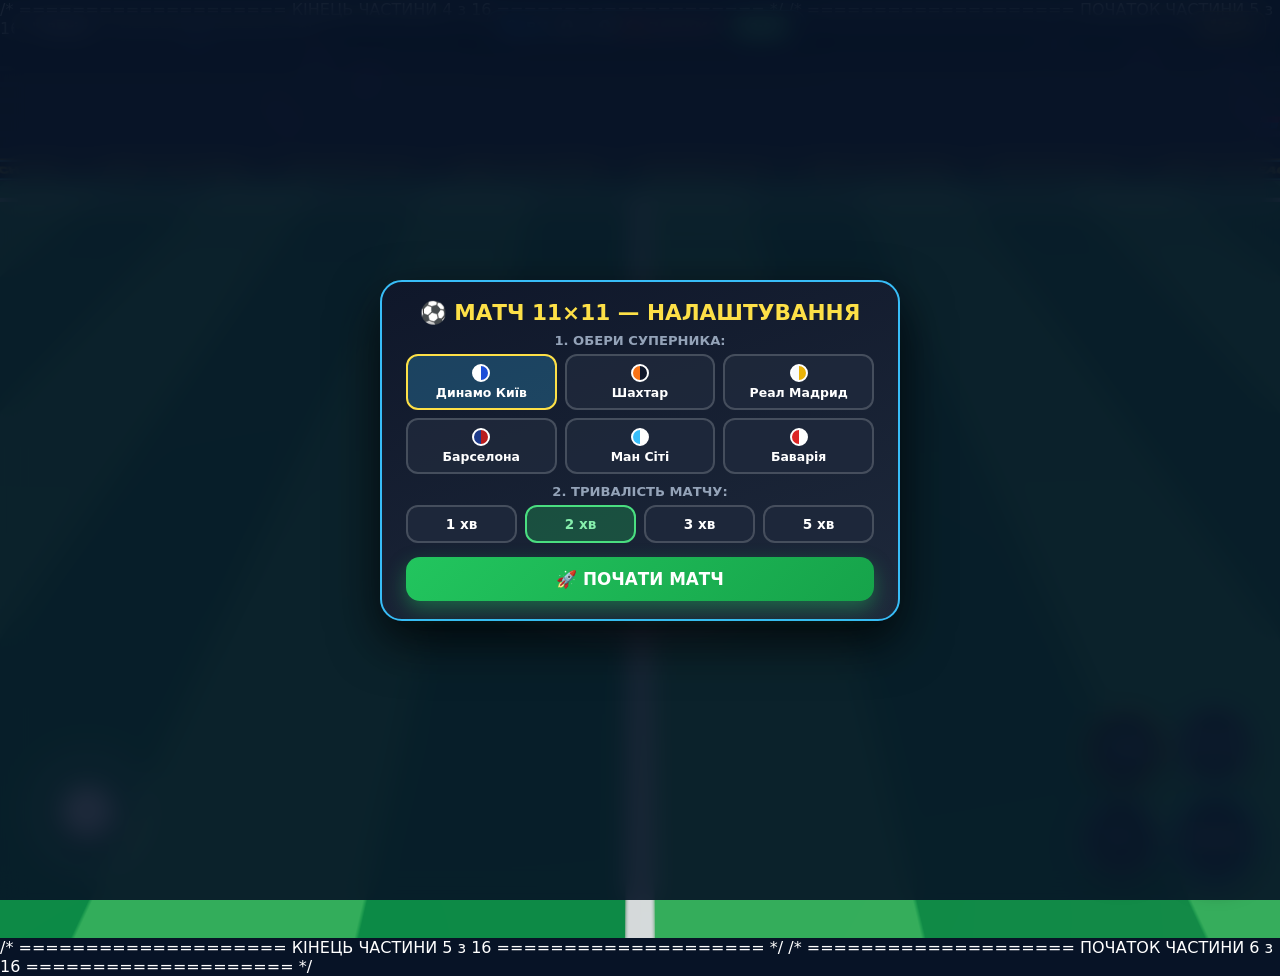
<file: match.html>
<!-- ==================== ПОЧАТОК ЧАСТИНИ 1 з 16 ==================== -->
<!DOCTYPE html>
<html lang="uk">
<head>
    <meta charset="UTF-8">
    <meta name="viewport" content="width=device-width, initial-scale=1.0, maximum-scale=1.0, user-scalable=no">
    <title>Penalty 3D — Футбольний матч 11×11</title>
    <style>
        * { margin: 0; padding: 0; box-sizing: border-box; font-family: 'Segoe UI', system-ui, sans-serif; user-select: none; -webkit-tap-highlight-color: transparent; }
        body { overflow: hidden; background: #071326; color: #ffffff; touch-action: none; }
        #canvas-container { width: 100vw; height: 100vh; display: block; }
        .ui-layer { position: absolute; inset: 0; pointer-events: none; z-index: 10; }

        #rotate-overlay {
            position: fixed; inset: 0;
            background: rgba(7, 19, 38, 0.96);
            backdrop-filter: blur(12px);
            display: none; flex-direction: column; justify-content: center; align-items: center;
            text-align: center; padding: 24px; z-index: 100; pointer-events: auto;
        }
        @media (orientation: portrait) { #rotate-overlay { display: flex; } }
        .phone-anim { font-size: 4.2rem; margin-bottom: 18px; animation: rotatePhone 1.8s ease-in-out infinite; }
        @keyframes rotatePhone {
            0%, 20% { transform: rotate(0deg); }
            50%, 80% { transform: rotate(-90deg); }
            100% { transform: rotate(0deg); }
        }
        .rotate-title { font-size: 1.5rem; font-weight: 900; color: #fde047; margin-bottom: 8px; }
        .rotate-sub { font-size: 0.95rem; color: #cbd5e1; max-width: 300px; line-height: 1.4; }
/* ==================== КІНЕЦЬ ЧАСТИНИ 1 з 16 ==================== -->
/* ==================== ПОЧАТОК ЧАСТИНИ 2 з 16 ==================== */
        .top-hud {
            position: absolute; top: 10px; left: 14px; right: 14px;
            display: flex; justify-content: space-between; align-items: center;
        }
        .exit-btn {
            pointer-events: auto; text-decoration: none;
            background: rgba(15, 23, 42, 0.85); backdrop-filter: blur(8px);
            color: #f8fafc; padding: 7px 14px; border-radius: 12px;
            border: 1px solid rgba(255,255,255,0.2); font-weight: 800; font-size: 0.82rem;
        }
        .scoreboard {
            background: rgba(10, 20, 40, 0.92); backdrop-filter: blur(10px);
            border: 1.5px solid rgba(56, 189, 248, 0.55);
            border-radius: 14px; padding: 5px 16px;
            display: flex; align-items: center; gap: 12px;
            box-shadow: 0 8px 22px rgba(0,0,0,0.55);
        }
        .team-tag { font-weight: 900; font-size: 0.88rem; display: flex; align-items: center; gap: 6px; }
        .team-you { color: #38bdf8; }
        .team-opp { color: #f87171; }
        .score-digits { font-size: 1.18rem; font-weight: 900; color: #ffffff; letter-spacing: 1px; }
        .match-timer {
            background: #16a34a; color: #fff; font-weight: 900; font-size: 0.8rem;
            padding: 3px 8px; border-radius: 8px;
        }
        .coins-pill {
            background: rgba(15, 23, 42, 0.85); color: #facc15;
            padding: 7px 13px; border-radius: 12px; border: 1px solid rgba(250, 204, 21, 0.45);
            font-weight: 800; font-size: 0.85rem;
        }
        #event-banner {
            position: absolute; top: 54px; left: 50%; transform: translateX(-50%);
            background: rgba(15, 23, 42, 0.92); border: 1.5px solid #facc15; color: #fde047;
            padding: 6px 18px; border-radius: 16px; font-weight: 900; font-size: 0.88rem;
            opacity: 0; transition: opacity 0.2s, transform 0.2s; white-space: nowrap;
            box-shadow: 0 8px 20px rgba(0,0,0,0.6);
        }
        #event-banner.show { opacity: 1; transform: translateX(-50%) scale(1.04); }
        #event-banner.foul { border-color: #ef4444; color: #fca5a5; }
        #goal-banner {
            position: absolute; top: 38%; left: 50%; transform: translate(-50%, -50%) scale(0.4);
            font-size: clamp(3rem, 9vw, 5.5rem); font-weight: 900; font-style: italic;
            color: #ffffff; text-shadow: 0 6px 25px rgba(0,0,0,0.85), 0 0 30px #facc15;
            letter-spacing: 4px; opacity: 0; pointer-events: none;
            transition: transform 0.28s cubic-bezier(0.18, 1.35, 0.4, 1), opacity 0.25s; z-index: 30;
        }
        #goal-banner.show { opacity: 1; transform: translate(-50%, -50%) scale(1); }
/* ==================== КІНЕЦЬ ЧАСТИНИ 2 з 16 ==================== */
/* ==================== ПОЧАТОК ЧАСТИНИ 3 з 16 ==================== */
        #joystick-zone {
            position: absolute; left: 22px; bottom: 22px;
            width: 132px; height: 132px; border-radius: 50%;
            background: rgba(255, 255, 255, 0.12);
            border: 2.5px solid rgba(255, 255, 255, 0.35);
            pointer-events: auto; touch-action: none;
        }
        #joystick-stick {
            position: absolute; top: 50%; left: 50%;
            width: 54px; height: 54px; margin-left: -27px; margin-top: -27px;
            border-radius: 50%;
            background: radial-gradient(circle at 35% 35%, #ffffff, #cbd5e1);
            box-shadow: 0 6px 16px rgba(0,0,0,0.55); pointer-events: none;
        }
        .action-pad {
            position: absolute; right: 22px; bottom: 20px;
            width: 222px; height: 190px; pointer-events: auto;
        }
        .act-btn {
            position: absolute; border-radius: 50%;
            background: rgba(15, 23, 42, 0.76); backdrop-filter: blur(6px);
            border: 3px solid rgba(226, 232, 240, 0.78); color: #ffffff;
            font-weight: 900; letter-spacing: 0.3px;
            display: flex; flex-direction: column; align-items: center; justify-content: center;
            box-shadow: 0 8px 20px rgba(0,0,0,0.55); cursor: pointer;
            transition: transform 0.08s, background 0.12s, border-color 0.12s;
        }
        .act-btn:active, .act-btn.pressed {
            transform: scale(0.91); background: rgba(56, 189, 248, 0.45); border-color: #fde047;
        }
        #btn-sprint { right: 0; bottom: 0; width: 84px; height: 84px; font-size: 0.8rem; border-color: #38bdf8; }
        #btn-pass { right: 100px; bottom: 6px; width: 74px; height: 74px; font-size: 0.76rem; }
        #btn-shoot { right: 94px; bottom: 94px; width: 76px; height: 76px; font-size: 0.74rem; border-color: #facc15; }
        #btn-switch { right: 6px; bottom: 100px; width: 74px; height: 74px; font-size: 0.76rem; }

        #power-bar-wrap {
            position: absolute; right: 24px; bottom: 215px; width: 165px; height: 10px;
            background: rgba(15, 23, 42, 0.85); border: 1.5px solid rgba(255,255,255,0.35);
            border-radius: 8px; overflow: hidden; opacity: 0; transition: opacity 0.15s;
        }
        #power-bar-wrap.active { opacity: 1; }
        #power-bar-fill { width: 0%; height: 100%; background: linear-gradient(90deg, #22c55e, #facc15, #ef4444); }
/* ==================== КІНЕЦЬ ЧАСТИНИ 3 з 16 ==================== */
/* ==================== ПОЧАТОК ЧАСТИНИ 4 з 16 ==================== */
        .modal-overlay {
            position: fixed; inset: 0;
            background: rgba(7, 19, 38, 0.9); backdrop-filter: blur(12px);
            display: none; flex-direction: column; justify-content: center; align-items: center;
            z-index: 60; pointer-events: auto; text-align: center; padding: 14px;
        }
        .modal-overlay.active { display: flex; }
        .end-card {
            background: linear-gradient(160deg, #0f172a, #1e293b);
            border: 2px solid #38bdf8; border-radius: 22px;
            padding: 18px 24px; max-width: 520px; width: 100%;
            box-shadow: 0 20px 50px rgba(0,0,0,0.75);
        }
        .end-title { font-size: 1.35rem; font-weight: 900; margin-bottom: 6px; color: #fde047; }
        .setup-label { font-size: 0.82rem; font-weight: 800; color: #94a3b8; margin: 8px 0 6px; text-transform: uppercase; }
        .opp-grid { display: grid; grid-template-columns: repeat(3, 1fr); gap: 8px; margin-bottom: 10px; }
        .opp-btn {
            background: rgba(30, 41, 59, 0.9); border: 2px solid rgba(255,255,255,0.18);
            color: #fff; padding: 8px 6px; border-radius: 12px; font-weight: 800; font-size: 0.78rem;
            cursor: pointer; display: flex; flex-direction: column; align-items: center; gap: 3px;
        }
        .opp-btn.selected { border-color: #fde047; background: rgba(56, 189, 248, 0.25); }
        .kit-dot { width: 18px; height: 18px; border-radius: 50%; border: 2px solid #fff; }
        .time-options { display: grid; grid-template-columns: repeat(4, 1fr); gap: 8px; margin-bottom: 14px; }
        .time-btn {
            background: rgba(30, 41, 59, 0.9); border: 2px solid rgba(255,255,255,0.18);
            color: #ffffff; padding: 9px 4px; border-radius: 12px; font-weight: 900; font-size: 0.85rem; cursor: pointer;
        }
        .time-btn.selected { border-color: #4ade80; background: rgba(34, 197, 94, 0.28); color: #86efac; }
        .btn-kickoff {
            width: 100%; background: linear-gradient(135deg, #22c55e, #16a34a);
            color: #fff; border: none; padding: 12px; border-radius: 14px;
            font-weight: 900; font-size: 1.05rem; cursor: pointer;
            box-shadow: 0 8px 20px rgba(34, 197, 94, 0.4);
        }
        .end-score { font-size: 2.4rem; font-weight: 900; color: #fde047; margin: 8px 0; }
        .end-reward { font-size: 1rem; font-weight: 800; color: #4ade80; margin-bottom: 20px; }
        .end-btns { display: flex; gap: 12px; justify-content: center; }
        .btn-again { background: #22c55e; color: #fff; border: none; padding: 12px 22px; border-radius: 14px; font-weight: 900; font-size: 0.95rem; cursor: pointer; }
        .btn-home { text-decoration: none; background: #334155; color: #fff; padding: 12px 20px; border-radius: 14px; font-weight: 800; font-size: 0.95rem; }
    </style>
</head>
<body>
/* ==================== КІНЕЦЬ ЧАСТИНИ 4 з 16 ==================== */
/* ==================== ПОЧАТОК ЧАСТИНИ 5 з 16 ==================== */
    <div id="rotate-overlay">
        <div class="phone-anim">📱</div>
        <div class="rotate-title">ПЕРЕВЕРНИ ТЕЛЕФОН</div>
        <div class="rotate-sub">Для футбольного матчу 11×11 поверни екран горизонтально</div>
    </div>

    <div id="canvas-container"></div>

    <div class="ui-layer">
        <div class="top-hud">
            <a href="index.html" class="exit-btn">⏸ Вихід</a>
            <div class="scoreboard">
                <span class="team-tag team-you">🔵 ВИ</span>
                <span class="score-digits" id="match-score">0 : 0</span>
                <span class="team-tag team-opp" id="opp-name-hud">🔴 ДИНАМО</span>
                <span class="match-timer" id="match-clock">00:00</span>
            </div>
            <div class="coins-pill" id="match-coins">💰 500</div>
        </div>

        <div id="event-banner">🟨 ЖОВТА КАРТКА!</div>
        <div id="goal-banner">Г⚽Л!</div>

        <div id="joystick-zone"><div id="joystick-stick"></div></div>
        <div id="power-bar-wrap"><div id="power-bar-fill"></div></div>

        <div class="action-pad">
            <button class="act-btn" id="btn-shoot">УДАР</button>
            <button class="act-btn" id="btn-switch">ЗМІНА</button>
            <button class="act-btn" id="btn-pass">ПАС</button>
            <button class="act-btn" id="btn-sprint">РИВОК</button>
        </div>
    </div>

    <div id="setup-modal" class="modal-overlay active">
        <div class="end-card">
            <div class="end-title">⚽ МАТЧ 11×11 — НАЛАШТУВАННЯ</div>
            <div class="setup-label">1. Обери суперника:</div>
            <div class="opp-grid" id="opp-selector">
                <button class="opp-btn selected" data-name="ДИНАМО" data-c1="#ffffff" data-c2="#1d4ed8">
                    <div class="kit-dot" style="background:linear-gradient(90deg,#fff 50%,#1d4ed8 50%)"></div>Динамо Київ
                </button>
                <button class="opp-btn" data-name="ШАХТАР" data-c1="#f97316" data-c2="#0f172a">
                    <div class="kit-dot" style="background:linear-gradient(90deg,#f97316 50%,#0f172a 50%)"></div>Шахтар
                </button>
                <button class="opp-btn" data-name="РЕАЛ М" data-c1="#f8fafc" data-c2="#eab308">
                    <div class="kit-dot" style="background:linear-gradient(90deg,#f8fafc 50%,#eab308 50%)"></div>Реал Мадрид
                </button>
                <button class="opp-btn" data-name="БАРСА" data-c1="#1e3a8a" data-c2="#b91c1c">
                    <div class="kit-dot" style="background:linear-gradient(90deg,#1e3a8a 50%,#b91c1c 50%)"></div>Барселона
                </button>
                <button class="opp-btn" data-name="МАН СІТІ" data-c1="#38bdf8" data-c2="#ffffff">
                    <div class="kit-dot" style="background:linear-gradient(90deg,#38bdf8 50%,#ffffff 50%)"></div>Ман Сіті
                </button>
                <button class="opp-btn" data-name="БАВАРІЯ" data-c1="#dc2626" data-c2="#ffffff">
                    <div class="kit-dot" style="background:linear-gradient(90deg,#dc2626 50%,#ffffff 50%)"></div>Баварія
                </button>
            </div>
            <div class="setup-label">2. Тривалість матчу:</div>
            <div class="time-options" id="time-selector">
                <button class="time-btn" data-sec="60">1 хв</button>
                <button class="time-btn selected" data-sec="120">2 хв</button>
                <button class="time-btn" data-sec="180">3 хв</button>
                <button class="time-btn" data-sec="300">5 хв</button>
            </div>
            <button class="btn-kickoff" id="btn-start-match">🚀 ПОЧАТИ МАТЧ</button>
        </div>
    </div>

    <div id="end-modal" class="modal-overlay">
        <div class="end-card">
            <div class="end-title" id="end-title">🏆 ПЕРЕМОГА!</div>
            <div class="end-score" id="end-score">2 : 1</div>
            <div class="end-reward" id="end-reward">Нагорода за матч: +100 💰</div>
            <div class="end-btns">
                <button class="btn-again" id="btn-rematch">🔄 Ще матч</button>
                <a href="index.html" class="btn-home">🏠 Меню</a>
            </div>
        </div>
    </div>

    <script type="importmap">{ "imports": { "three": "./libs/three.module.js" } }</script>
/* ==================== КІНЕЦЬ ЧАСТИНИ 5 з 16 ==================== */
/* ==================== ПОЧАТОК ЧАСТИНИ 6 з 16 ==================== */
    <script type="module">
        import * as THREE from 'three';
        import { CATALOG } from './shop-catalog.js';

        if (localStorage.getItem('player_coins') === null) localStorage.setItem('player_coins', '500');
        let coins = Number(localStorage.getItem('player_coins') || 500);
        document.getElementById('match-coins').textContent = `💰 ${coins}`;

        const scoreEl = document.getElementById('match-score');
        const clockEl = document.getElementById('match-clock');
        const goalBannerEl = document.getElementById('goal-banner');
        const eventBannerEl = document.getElementById('event-banner');
        const setupModalEl = document.getElementById('setup-modal');
        const oppNameHudEl = document.getElementById('opp-name-hud');

        const selectedOpp = { name: 'ДИНАМО', c1: '#ffffff', c2: '#1d4ed8' };
        const matchState = {
            youGoals: 0, oppGoals: 0,
            elapsedRealSec: 0, totalRealSec: 120,
            started: false, over: false,
            waitingKickoff: false,
            stoppageTimer: 0, stoppageType: 'none',
            restartTeam: 'you', restartPos: new THREE.Vector3()
        };

        let eventHideTimeout = null;
        function showMatchEvent(text, isFoul = false, sticky = false) {
            eventBannerEl.textContent = text;
            eventBannerEl.className = 'show' + (isFoul ? ' foul' : '');
            if (eventHideTimeout) clearTimeout(eventHideTimeout);
            if (!sticky) {
                eventHideTimeout = setTimeout(() => eventBannerEl.classList.remove('show'), 2200);
            }
        }
        function triggerGoalBanner() {
            goalBannerEl.classList.add('show');
            setTimeout(() => goalBannerEl.classList.remove('show'), 1800);
        }

        document.querySelectorAll('#opp-selector .opp-btn').forEach((btn) => {
            btn.addEventListener('click', () => {
                document.querySelectorAll('#opp-selector .opp-btn').forEach(b => b.classList.remove('selected'));
                btn.classList.add('selected');
                selectedOpp.name = btn.dataset.name;
                selectedOpp.c1 = btn.dataset.c1;
                selectedOpp.c2 = btn.dataset.c2;
            });
        });

        document.querySelectorAll('#time-selector .time-btn').forEach((btn) => {
            btn.addEventListener('click', () => {
                document.querySelectorAll('#time-selector .time-btn').forEach(b => b.classList.remove('selected'));
                btn.classList.add('selected');
                matchState.totalRealSec = Number(btn.dataset.sec) || 120;
            });
        });

        class MatchAudio {
            constructor() { this.ctx = null; this.enabled = localStorage.getItem('stadium_sound') !== 'off'; }
            init() {
                if (!this.enabled) return;
                if (!this.ctx) { const AC = window.AudioContext || window.webkitAudioContext; if (AC) this.ctx = new AC(); }
                if (this.ctx && this.ctx.state === 'suspended') this.ctx.resume();
            }
            playKick(power = 1) {
                if (!this.enabled) return; this.init(); if (!this.ctx) return;
                const now = this.ctx.currentTime, osc = this.ctx.createOscillator(), g = this.ctx.createGain();
                osc.type = 'sine'; osc.frequency.setValueAtTime(140 + power * 40, now);
                osc.frequency.exponentialRampToValueAtTime(36, now + 0.13);
                g.gain.setValueAtTime(0.85, now); g.gain.exponentialRampToValueAtTime(0.001, now + 0.14);
                osc.connect(g); g.connect(this.ctx.destination); osc.start(now); osc.stop(now + 0.15);
            }
            playWhistle(long = false) {
                if (!this.enabled) return; this.init(); if (!this.ctx) return;
                const now = this.ctx.currentTime, dur = long ? 0.65 : 0.28;
                const osc = this.ctx.createOscillator(), g = this.ctx.createGain();
                osc.type = 'triangle'; osc.frequency.setValueAtTime(2850, now);
                osc.frequency.setValueAtTime(2720, now + dur * 0.5);
                g.gain.setValueAtTime(0.28, now); g.gain.exponentialRampToValueAtTime(0.001, now + dur);
                osc.connect(g); g.connect(this.ctx.destination); osc.start(now); osc.stop(now + dur + 0.02);
            }
        }
        const matchAudio = new MatchAudio();
/* ==================== КІНЕЦЬ ЧАСТИНИ 6 з 16 ==================== */
/* ==================== ПОЧАТОК ЧАСТИНИ 7 з 16 ==================== */
        const container = document.getElementById('canvas-container');
        const scene = new THREE.Scene();
        scene.background = new THREE.Color(0x071326);
        scene.fog = new THREE.FogExp2(0x071326, 0.007);

        const FIELD_LEN = 88;
        const FIELD_WID = 54;
        const HALF_L = FIELD_LEN / 2;
        const HALF_W = FIELD_WID / 2;
        const GOAL_W = 7.4;
        const GOAL_H = 2.45;
        const GOAL_D = 2.1;

        const camera = new THREE.PerspectiveCamera(45, window.innerWidth / window.innerHeight, 0.1, 220);
        camera.position.set(0, 20.5, 29.5);
        camera.lookAt(0, 0, 0);

        const renderer = new THREE.WebGLRenderer({ antialias: true });
        renderer.setSize(window.innerWidth, window.innerHeight);
        renderer.setPixelRatio(Math.min(window.devicePixelRatio, 2));
        renderer.shadowMap.enabled = true;
        renderer.shadowMap.type = THREE.PCFSoftShadowMap;
        renderer.toneMapping = THREE.ACESFilmicToneMapping;
        renderer.toneMappingExposure = 1.15;
        container.appendChild(renderer.domElement);

        scene.add(new THREE.AmbientLight(0xdbeafe, 1.15));
        const sunLight = new THREE.DirectionalLight(0xffffff, 2.2);
        sunLight.position.set(18, 34, 20);
        sunLight.castShadow = true;
        sunLight.shadow.mapSize.set(2048, 2048);
        sunLight.shadow.camera.left = -52; sunLight.shadow.camera.right = 52;
        sunLight.shadow.camera.top = 38; sunLight.shadow.camera.bottom = -38;
        scene.add(sunLight);

        function createFieldTexture() {
            const c = document.createElement('canvas'); c.width = 1024; c.height = 640;
            const ctx = c.getContext('2d');
            const stripes = 16, sw = 1024 / stripes;
            for (let i = 0; i < stripes; i++) {
                ctx.fillStyle = i % 2 === 0 ? '#16a34a' : '#15803d';
                ctx.fillRect(i * sw, 0, sw, 640);
            }
            ctx.strokeStyle = 'rgba(255, 255, 255, 0.92)';
            ctx.fillStyle = 'rgba(255, 255, 255, 0.92)';
            ctx.lineWidth = 6;
            ctx.strokeRect(32, 32, 960, 576);
            ctx.beginPath(); ctx.moveTo(512, 32); ctx.lineTo(512, 608); ctx.stroke();
            ctx.beginPath(); ctx.arc(512, 320, 72, 0, Math.PI * 2); ctx.stroke();
            ctx.beginPath(); ctx.arc(512, 320, 6, 0, Math.PI * 2); ctx.fill();
            ctx.strokeRect(32, 145, 145, 350); ctx.strokeRect(32, 230, 55, 180);
            ctx.beginPath(); ctx.arc(135, 320, 5, 0, Math.PI * 2); ctx.fill();
            ctx.strokeRect(847, 145, 145, 350); ctx.strokeRect(937, 230, 55, 180);
            ctx.beginPath(); ctx.arc(889, 320, 5, 0, Math.PI * 2); ctx.fill();
            const tex = new THREE.CanvasTexture(c);
            tex.colorSpace = THREE.SRGBColorSpace; tex.anisotropy = 8;
            return tex;
        }

        const pitch = new THREE.Mesh(
            new THREE.PlaneGeometry(FIELD_LEN + 6, FIELD_WID + 6),
            new THREE.MeshStandardMaterial({ map: createFieldTexture(), roughness: 0.85 })
        );
        pitch.rotation.x = -Math.PI / 2; pitch.receiveShadow = true;
        scene.add(pitch);

        const stadiumFloor = new THREE.Mesh(
            new THREE.PlaneGeometry(140, 100),
            new THREE.MeshStandardMaterial({ color: 0x1e293b, roughness: 0.9 })
        );
        stadiumFloor.rotation.x = -Math.PI / 2; stadiumFloor.position.y = -0.02;
        scene.add(stadiumFloor);
/* ==================== КІНЕЦЬ ЧАСТИНИ 7 з 16 ==================== */
/* ==================== ПОЧАТОК ЧАСТИНИ 8А ==================== */
        function createSideGoal(xPos, rotY) {
            const g = new THREE.Group();
            const postMat = new THREE.MeshStandardMaterial({ color: 0xffffff, roughness: 0.25 });
            const postGeo = new THREE.CylinderGeometry(0.08, 0.08, GOAL_H, 12);
            const barGeo = new THREE.CylinderGeometry(0.08, 0.08, GOAL_W + 0.16, 12);

            const p1 = new THREE.Mesh(postGeo, postMat); p1.position.set(0, GOAL_H / 2, -GOAL_W / 2);
            const p2 = new THREE.Mesh(postGeo, postMat); p2.position.set(0, GOAL_H / 2, GOAL_W / 2);
            const bar = new THREE.Mesh(barGeo, postMat); bar.rotation.x = Math.PI / 2; bar.position.set(0, GOAL_H, 0);

            const netMat = new THREE.MeshBasicMaterial({ color: 0xf8fafc, wireframe: true, transparent: true, opacity: 0.35 });
            const net = new THREE.Mesh(new THREE.BoxGeometry(GOAL_D, GOAL_H, GOAL_W, 5, 6, 16), netMat);
            net.position.set(-GOAL_D / 2, GOAL_H / 2, 0);

            g.add(p1, p2, bar, net);
            g.position.set(xPos, 0, 0);
            g.rotation.y = rotY;
            return g;
        }
        scene.add(createSideGoal(-HALF_L, 0));
        scene.add(createSideGoal(HALF_L, Math.PI));

        function createAdTexture() {
            const c = document.createElement('canvas'); c.width = 1024; c.height = 96;
            const ctx = c.getContext('2d');
            ctx.fillStyle = '#0f172a'; ctx.fillRect(0, 0, 1024, 96);
            ctx.fillStyle = '#38bdf8'; ctx.fillRect(0, 0, 1024, 8); ctx.fillRect(0, 88, 1024, 8);
            ctx.fillStyle = '#facc15'; ctx.font = '900 42px "Segoe UI", sans-serif';
            ctx.textAlign = 'center'; ctx.textBaseline = 'middle';
            ctx.fillText('⚽ PENALTY 3D LEAGUE   ★   PRO MATCH 11v11   ★   GOAL!', 512, 50);
            const tex = new THREE.CanvasTexture(c);
            tex.wrapS = THREE.RepeatWrapping; tex.repeat.set(5, 1); tex.colorSpace = THREE.SRGBColorSpace;
            return tex;
        }
        const adTex = createAdTexture();
        const adBoard = new THREE.Mesh(new THREE.BoxGeometry(FIELD_LEN + 10, 1.15, 0.25), new THREE.MeshBasicMaterial({ map: adTex }));
        adBoard.position.set(0, 0.58, -HALF_W - 3.2);
        scene.add(adBoard);

        const eqJId = localStorage.getItem('eq_jerseys') || 'j1';
        const eqJ = CATALOG.jerseys.find(x => x.id === eqJId) || CATALOG.jerseys.at(0);
        const clubCol1 = new THREE.Color(eqJ.c1 || '#2563eb');
        const clubCol2 = new THREE.Color(eqJ.c2 || '#facc15');

        const tierMat = new THREE.MeshStandardMaterial({ color: 0x1e293b, roughness: 0.85 });
        const fanColors = [clubCol1.getHex(), clubCol2.getHex(), 0xdc2626, 0x2563eb, 0xeab308, 0x16a34a, 0xf8fafc];
        const skinColors = [0xffdbac, 0xf1c27d, 0xe0ac69, 0xc68642];
        const fanList = [];

        for (let r = 0; r < 6; r++) {
            const step = new THREE.Mesh(new THREE.BoxGeometry(FIELD_LEN + 16, 0.65, 1.0), tierMat);
            step.position.set(0, 0.9 + r * 0.65, -HALF_W - 4.4 - r * 1.0);
            scene.add(step);
            for (let x = -HALF_L - 6; x <= HALF_L + 6; x += 1.0) {
                if (Math.random() > 0.22) {
                    fanList.push({
                        x: x + (Math.random() - 0.5) * 0.15,
                        y: 1.25 + r * 0.65,
                        z: -HALF_W - 4.35 - r * 1.0,
                        ph: Math.random() * 6.28,
                        hasScarf: Math.random() > 0.82
                    });
                }
            }
        }

        const fCnt = fanList.length;
        const dummy = new THREE.Object3D(), tmpCol = new THREE.Color();
        const torsosInst = new THREE.InstancedMesh(new THREE.CapsuleGeometry(0.22, 0.34, 4, 8), new THREE.MeshStandardMaterial({ roughness: 0.72 }), fCnt);
        const headsInst = new THREE.InstancedMesh(new THREE.SphereGeometry(0.14, 8, 8), new THREE.MeshStandardMaterial({ roughness: 0.55 }), fCnt);
        const armsInst = new THREE.InstancedMesh(new THREE.CapsuleGeometry(0.05, 0.34, 4, 6), new THREE.MeshStandardMaterial({ roughness: 0.55 }), fCnt * 2);

        fanList.forEach((f, i) => {
            tmpCol.setHex(fanColors[i % fanColors.length]);
            torsosInst.setColorAt(i, tmpCol);
            tmpCol.setHex(skinColors[i % skinColors.length]);
            headsInst.setColorAt(i, tmpCol);
            armsInst.setColorAt(i * 2, tmpCol);
            armsInst.setColorAt(i * 2 + 1, tmpCol);
        });
        [torsosInst, headsInst, armsInst].forEach(m => { if (m.instanceColor) m.instanceColor.needsUpdate = true; scene.add(m); });
/* ==================== КІНЕЦЬ ЧАСТИНИ 8А ==================== */
/* ==================== ПОЧАТОК ЧАСТИНИ 8Б ==================== */
        const scarfCanvas = document.createElement('canvas'); scarfCanvas.width = 128; scarfCanvas.height = 32;
        const sCtx = scarfCanvas.getContext('2d');
        for (let i = 0; i < 8; i++) { sCtx.fillStyle = i % 2 === 0 ? eqJ.c1 : eqJ.c2; sCtx.fillRect(i * 16, 0, 16, 32); }
        const scarfTex = new THREE.CanvasTexture(scarfCanvas); scarfTex.colorSpace = THREE.SRGBColorSpace;
        const scarfFans = fanList.filter(f => f.hasScarf);
        const scarfsInst = new THREE.InstancedMesh(new THREE.BoxGeometry(0.76, 0.13, 0.04), new THREE.MeshStandardMaterial({ map: scarfTex }), Math.max(1, scarfFans.length));
        scene.add(scarfsInst);

        const flagCanvas = document.createElement('canvas'); flagCanvas.width = 128; flagCanvas.height = 80;
        const fCtx = flagCanvas.getContext('2d');
        fCtx.fillStyle = eqJ.c1; fCtx.fillRect(0, 0, 128, 40); fCtx.fillStyle = eqJ.c2; fCtx.fillRect(0, 40, 128, 40);
        const flagTex = new THREE.CanvasTexture(flagCanvas); flagTex.colorSpace = THREE.SRGBColorSpace;
        const flagMat = new THREE.MeshStandardMaterial({ map: flagTex, side: THREE.DoubleSide });
        const poleMat = new THREE.MeshStandardMaterial({ color: 0xe2e8f0 });
        const stadiumFlags = [];
        for (let i = 0; i < 12; i++) {
            const fan = fanList[Math.floor(((i + 0.5) / 12) * fCnt)];
            if (!fan) continue;
            const piv = new THREE.Group();
            piv.position.set(fan.x + 0.25, fan.y + 0.55, fan.z + 0.1);
            const pole = new THREE.Mesh(new THREE.CylinderGeometry(0.02, 0.02, 1.4, 6), poleMat); pole.position.y = 0.65;
            const cloth = new THREE.Mesh(new THREE.PlaneGeometry(1.0, 0.65, 6, 3), flagMat); cloth.position.set(0.52, 1.05, 0);
            piv.add(pole, cloth); scene.add(piv);
            stadiumFlags.push({ piv, cloth, ph: Math.random() * 6.28 });
        }

        const cameraFlashes = [];
        for (let i = 0; i < 28; i++) {
            const m = new THREE.Mesh(new THREE.PlaneGeometry(0.45, 0.45), new THREE.MeshBasicMaterial({ color: 0xffffff, transparent: true, opacity: 0, depthWrite: false }));
            scene.add(m);
            cameraFlashes.push({ mesh: m, timer: Math.random() * 4.0, life: 0 });
        }
        const flares = [], smokeParticles = [], smokeGeo = new THREE.SphereGeometry(0.32, 6, 6);
        for (let i = 0; i < 10; i++) {
            const fan = fanList[Math.floor(((i + 0.5) / 10) * fCnt)];
            const flMesh = new THREE.Mesh(new THREE.SphereGeometry(0.18, 8, 8), new THREE.MeshBasicMaterial({ color: 0xffedd5 }));
            flMesh.position.set(fan ? fan.x : 0, fan ? fan.y + 1.05 : 2.5, fan ? fan.z + 0.25 : -HALF_W - 5);
            flMesh.visible = false; scene.add(flMesh);
            flares.push({ mesh: flMesh, activeTimer: 0, accum: 0, col: i % 2 === 0 ? clubCol1.getHex() : 0xff5722 });
        }

        let crowdCheerTimer = 0;
        function triggerCrowdGoalCelebration() {
            crowdCheerTimer = 3.5;
            flares.forEach(fl => { fl.activeTimer = 3.6; fl.mesh.visible = true; });
            cameraFlashes.forEach(cf => {
                const f = fanList[Math.floor(Math.random() * fCnt)];
                if (f) cf.mesh.position.set(f.x, f.y + 0.85, f.z + 0.35);
                cf.life = 0.25;
            });
        }

        function updateLiveStadiumCrowd(dt, nowSec) {
            if (crowdCheerTimer > 0) crowdCheerTimer = Math.max(0, crowdCheerTimer - dt);
            const boost = crowdCheerTimer > 0 ? 1.0 : 0.0;

            for (let i = 0; i < fCnt; i++) {
                const f = fanList[i];
                const wave = Math.sin(nowSec * (3.4 + boost * 5.5) + f.ph);
                const jumpY = boost > 0 ? Math.abs(wave) * 0.25 : Math.max(0, wave) * 0.05;

                dummy.scale.set(1.15, 1.0, 0.68);
                dummy.position.set(f.x, f.y + 0.34 + jumpY, f.z);
                dummy.rotation.set(0, 0, 0);
                dummy.updateMatrix();
                torsosInst.setMatrixAt(i, dummy.matrix);

                dummy.scale.set(0.95, 1.08, 0.98);
                dummy.position.set(f.x, f.y + 0.76 + jumpY, f.z);
                dummy.updateMatrix();
                headsInst.setMatrixAt(i, dummy.matrix);

                const raise = f.hasScarf || boost > 0 || (i % 4 === 0 && wave > 0.45);
                const ang = f.hasScarf ? 2.85 : (raise ? 2.65 + Math.sin(nowSec * 10 + f.ph) * 0.22 : 0.18);
                const armY = f.y + (raise ? 0.68 : 0.36) + jumpY;

                dummy.scale.set(1, 1, 1);
                dummy.position.set(f.x - 0.27, armY, f.z); dummy.rotation.set(0, 0, ang); dummy.updateMatrix();
                armsInst.setMatrixAt(i * 2, dummy.matrix);
                dummy.position.set(f.x + 0.27, armY, f.z); dummy.rotation.set(0, 0, -ang); dummy.updateMatrix();
                armsInst.setMatrixAt(i * 2 + 1, dummy.matrix);
            }
            torsosInst.instanceMatrix.needsUpdate = true;
            headsInst.instanceMatrix.needsUpdate = true;
            armsInst.instanceMatrix.needsUpdate = true;

            for (let i = 0; i < scarfFans.length; i++) {
                const f = scarfFans[i];
                const wave = Math.sin(nowSec * (3.4 + boost * 5.5) + f.ph);
                const jumpY = boost > 0 ? Math.abs(wave) * 0.25 : Math.max(0, wave) * 0.05;
                dummy.position.set(f.x, f.y + 1.05 + jumpY, f.z + 0.05);
                dummy.rotation.set(0, 0, Math.sin(nowSec * 4.5 + f.ph) * 0.08);
                dummy.scale.set(1, 1, 1); dummy.updateMatrix();
                scarfsInst.setMatrixAt(i, dummy.matrix);
            }
            scarfsInst.instanceMatrix.needsUpdate = true;

            stadiumFlags.forEach(fl => {
                fl.piv.rotation.z = Math.sin(nowSec * (3.5 + boost * 4.5) + fl.ph) * 0.22;
                fl.cloth.rotation.y = Math.sin(nowSec * 6.0 + fl.ph) * 0.25;
            });

            cameraFlashes.forEach(cf => {
                if (cf.life > 0) {
                    cf.life -= dt;
                    cf.mesh.material.opacity = Math.max(0, cf.life / 0.22);
                    cf.mesh.scale.setScalar(0.8 + (0.22 - cf.life) * 3.2);
                } else {
                    cf.mesh.material.opacity = 0;
                    cf.timer -= dt * (1 + boost * 3.5);
                    if (cf.timer <= 0) {
                        cf.timer = 1.5 + Math.random() * 4.5;
                        const f = fanList[Math.floor(Math.random() * fCnt)];
                        if (f) cf.mesh.position.set(f.x, f.y + 0.85, f.z + 0.35);
                        cf.life = 0.18;
                    }
                }
            });

            flares.forEach(fl => {
                if (fl.activeTimer > 0) {
                    fl.activeTimer -= dt;
                    fl.accum += dt;
                    if (fl.accum >= 0.09) {
                        fl.accum = 0;
                        const sm = new THREE.Mesh(smokeGeo, new THREE.MeshBasicMaterial({ color: fl.col, transparent: true, opacity: 0.6, depthWrite: false }));
                        sm.position.copy(fl.mesh.position);
                        scene.add(sm);
                        smokeParticles.push({ mesh: sm, vx: (Math.random() - 0.5) * 0.7, vy: 1.4 + Math.random() * 0.8, life: 1.7 });
                    }
                    if (fl.activeTimer <= 0) fl.mesh.visible = false;
                }
            });

            for (let i = smokeParticles.length - 1; i >= 0; i--) {
                const sp = smokeParticles[i]; sp.life -= dt;
                sp.mesh.position.x += sp.vx * dt; sp.mesh.position.y += sp.vy * dt;
                sp.mesh.scale.addScalar(dt * 1.6);
                sp.mesh.material.opacity = Math.max(0, (sp.life / 1.7) * 0.55);
                if (sp.life <= 0) { scene.remove(sp.mesh); sp.mesh.material.dispose(); smokeParticles.splice(i, 1); }
            }
        }

        const ballId = localStorage.getItem('eq_balls') || 'ball1';
        const ballItem = CATALOG.balls.find(x => x.id === ballId) || CATALOG.balls.at(0);
        const BALL_R = 0.22;
        const ballMesh = new THREE.Mesh(new THREE.SphereGeometry(BALL_R, 20, 20), new THREE.MeshStandardMaterial({ color: ballItem.c1 || '#ffffff', roughness: 0.35 }));
        ballMesh.castShadow = true;
        scene.add(ballMesh);

        const ballVel = new THREE.Vector3();
        let ballOwner = null, lastTouchTeam = 'you', lastTouchPlayer = null, goalScoredInNet = false;
/* ==================== КІНЕЦЬ ЧАСТИНИ 8Б ==================== */
/* ==================== ПОЧАТОК ЧАСТИНИ 9 з 16 ==================== */
        const activeRing = new THREE.Mesh(
            new THREE.RingGeometry(0.45, 0.64, 28),
            new THREE.MeshBasicMaterial({ color: 0x4ade80, side: THREE.DoubleSide })
        );
        activeRing.rotation.x = -Math.PI / 2;
        activeRing.position.y = 0.03;
        scene.add(activeRing);

        const passTargetRing = new THREE.Mesh(
            new THREE.RingGeometry(0.42, 0.58, 28),
            new THREE.MeshBasicMaterial({ color: 0x38bdf8, side: THREE.DoubleSide })
        );
        passTargetRing.rotation.x = -Math.PI / 2;
        passTargetRing.position.y = 0.03;
        passTargetRing.visible = false;
        scene.add(passTargetRing);

        const players = [];
        let controlledPlayer = null;
        let refereeObj = null;

        function createJerseyTex(c1, c2) {
            const c = document.createElement('canvas');
            c.width = 128; c.height = 128;
            const ctx = c.getContext('2d');
            ctx.fillStyle = c1; ctx.fillRect(0, 0, 128, 128);
            ctx.fillStyle = c2;
            for (let x = 0; x < 128; x += 24) ctx.fillRect(x, 0, 12, 128);
            const t = new THREE.CanvasTexture(c);
            t.colorSpace = THREE.SRGBColorSpace;
            return t;
        }

        function createLightweightPlayer(shirtMat, shortMat, bootMat, skinMat, hairMat) {
            const root = new THREE.Group();

            const torso = new THREE.Mesh(new THREE.BoxGeometry(0.46, 0.56, 0.26), shirtMat);
            torso.position.y = 1.06; torso.castShadow = true;
            root.add(torso);

            const pelvis = new THREE.Mesh(new THREE.BoxGeometry(0.44, 0.24, 0.25), shortMat);
            pelvis.position.y = 0.68;
            root.add(pelvis);

            const head = new THREE.Mesh(new THREE.SphereGeometry(0.16, 12, 12), skinMat);
            head.position.y = 1.52; head.castShadow = true;
            const hair = new THREE.Mesh(new THREE.SphereGeometry(0.168, 12, 8, 0, Math.PI * 2, 0, Math.PI * 0.55), hairMat);
            hair.position.y = 1.54;
            root.add(head, hair);

            const legGeo = new THREE.BoxGeometry(0.15, 0.52, 0.16);
            const bootGeo = new THREE.BoxGeometry(0.16, 0.11, 0.26);

            const leftLegPivot = new THREE.Group();
            leftLegPivot.position.set(-0.13, 0.60, 0);
            const lShin = new THREE.Mesh(legGeo, skinMat); lShin.position.y = -0.26;
            const lBoot = new THREE.Mesh(bootGeo, bootMat); lBoot.position.set(0, -0.52, 0.04);
            leftLegPivot.add(lShin, lBoot);

            const rightLegPivot = new THREE.Group();
            rightLegPivot.position.set(0.13, 0.60, 0);
            const rShin = new THREE.Mesh(legGeo, skinMat); rShin.position.y = -0.26;
            const rBoot = new THREE.Mesh(bootGeo, bootMat); rBoot.position.set(0, -0.52, 0.04);
            rightLegPivot.add(rShin, rBoot);

            const armGeo = new THREE.BoxGeometry(0.12, 0.46, 0.13);
            const leftArmPivot = new THREE.Group();
            leftArmPivot.position.set(-0.31, 1.28, 0);
            const lArm = new THREE.Mesh(armGeo, skinMat); lArm.position.y = -0.22;
            leftArmPivot.add(lArm);

            const rightArmPivot = new THREE.Group();
            rightArmPivot.position.set(0.31, 1.28, 0);
            const rArm = new THREE.Mesh(armGeo, skinMat); rArm.position.y = -0.22;
            rightArmPivot.add(rArm);

            root.add(leftLegPivot, rightLegPivot, leftArmPivot, rightArmPivot);
            return { mesh: root, leftLeg: leftLegPivot, rightLeg: rightLegPivot, leftArm: leftArmPivot, rightArm: rightArmPivot };
        }
/* ==================== КІНЕЦЬ ЧАСТИНИ 9 з 16 ==================== */
/* ==================== ПОЧАТОК ЧАСТИНИ 10 з 16 ==================== */
        function clearTeams() {
            players.forEach(p => scene.remove(p.mesh));
            players.length = 0;
            if (refereeObj) { scene.remove(refereeObj.mesh); refereeObj = null; }
        }

        function buildTeams11v11() {
            clearTeams();
            oppNameHudEl.textContent = `🔴 ${selectedOpp.name}`;

            const jId = localStorage.getItem('eq_jerseys') || 'j1';
            const sId = localStorage.getItem('eq_shorts') || 's1';
            const bId = localStorage.getItem('eq_boots') || 'b1';
            const youJersey = CATALOG.jerseys.find(x => x.id === jId) || CATALOG.jerseys.at(0);
            const youShort = CATALOG.shorts.find(x => x.id === sId) || CATALOG.shorts.at(0);
            const youBoot = CATALOG.boots.find(x => x.id === bId) || CATALOG.boots.at(0);

            const youShirtMat = new THREE.MeshStandardMaterial({ map: createJerseyTex(youJersey.c1, youJersey.c2), roughness: 0.7 });
            const youShortMat = new THREE.MeshStandardMaterial({ color: youShort.c1, roughness: 0.75 });
            const youBootMat = new THREE.MeshStandardMaterial({ color: youBoot.c1, roughness: 0.4 });
            const youGkMat = new THREE.MeshStandardMaterial({ color: 0xfacc15, roughness: 0.65 });

            const oppShirtMat = new THREE.MeshStandardMaterial({ map: createJerseyTex(selectedOpp.c1, selectedOpp.c2), roughness: 0.7 });
            const oppShortMat = new THREE.MeshStandardMaterial({ color: 0x0f172a, roughness: 0.75 });
            const oppBootMat = new THREE.MeshStandardMaterial({ color: 0x111827, roughness: 0.4 });
            const oppGkMat = new THREE.MeshStandardMaterial({ color: 0x10b981, roughness: 0.65 });

            const refShirtMat = new THREE.MeshStandardMaterial({ map: createJerseyTex('#fde047', '#0f172a'), roughness: 0.7 });
            const refShortMat = new THREE.MeshStandardMaterial({ color: 0x090d16, roughness: 0.8 });
            const skinMat = new THREE.MeshStandardMaterial({ color: 0xf1c27d, roughness: 0.6 });
            const hairMat = new THREE.MeshStandardMaterial({ color: 0x1c1917, roughness: 0.85 });

            const formations = [
                { team: 'you', role: 'gk', homeX: -HALF_L + 1.2, homeZ: 0 },
                { team: 'you', role: 'def', homeX: -28, homeZ: -17 },
                { team: 'you', role: 'def', homeX: -30, homeZ: -6 },
                { team: 'you', role: 'def', homeX: -30, homeZ: 6 },
                { team: 'you', role: 'def', homeX: -28, homeZ: 17 },
                { team: 'you', role: 'mid', homeX: -16, homeZ: -12 },
                { team: 'you', role: 'mid', homeX: -18, homeZ: 0 },
                { team: 'you', role: 'mid', homeX: -16, homeZ: 12 },
                { team: 'you', role: 'fwd', homeX: -5, homeZ: -15 },
                { team: 'you', role: 'fwd', homeX: -2.0, homeZ: 0 },
                { team: 'you', role: 'fwd', homeX: -5, homeZ: 15 },

                { team: 'opp', role: 'gk', homeX: HALF_L - 1.2, homeZ: 0 },
                { team: 'opp', role: 'def', homeX: 28, homeZ: -17 },
                { team: 'opp', role: 'def', homeX: 30, homeZ: -6 },
                { team: 'opp', role: 'def', homeX: 30, homeZ: 6 },
                { team: 'opp', role: 'def', homeX: 28, homeZ: 17 },
                { team: 'opp', role: 'mid', homeX: 16, homeZ: -12 },
                { team: 'opp', role: 'mid', homeX: 18, homeZ: 0 },
                { team: 'opp', role: 'mid', homeX: 16, homeZ: 12 },
                { team: 'opp', role: 'fwd', homeX: 6, homeZ: -15 },
                { team: 'opp', role: 'fwd', homeX: 5, homeZ: 0 },
                { team: 'opp', role: 'fwd', homeX: 6, homeZ: 15 }
            ];

            formations.forEach((cfg) => {
                const sMat = cfg.role === 'gk' ? (cfg.team === 'you' ? youGkMat : oppGkMat) : (cfg.team === 'you' ? youShirtMat : oppShirtMat);
                const shMat = cfg.team === 'you' ? youShortMat : oppShortMat;
                const btMat = cfg.team === 'you' ? youBootMat : oppBootMat;

                const rig = createLightweightPlayer(sMat, shMat, btMat, skinMat, hairMat);
                rig.mesh.position.set(cfg.homeX, 0, cfg.homeZ);
                rig.mesh.rotation.y = cfg.team === 'you' ? Math.PI / 2 : -Math.PI / 2;
                scene.add(rig.mesh);

                players.push({
                    team: cfg.team, role: cfg.role, homeX: cfg.homeX, homeZ: cfg.homeZ,
                    mesh: rig.mesh, rig, runPhase: Math.random() * 6.28, cooldown: 0,
                    slideTimer: 0, slideDirX: 0, slideDirZ: 0, stunTimer: 0, yellowCards: 0, sentOff: false
                });
            });

            const refRig = createLightweightPlayer(refShirtMat, refShortMat, oppBootMat, skinMat, hairMat);
            refRig.mesh.position.set(0, 0, -8);
            scene.add(refRig.mesh);

            const cardMesh = new THREE.Mesh(new THREE.BoxGeometry(0.14, 0.20, 0.02), new THREE.MeshBasicMaterial({ color: 0xfacc15 }));
            cardMesh.position.set(0, -0.45, 0.05);
            cardMesh.visible = false;
            refRig.rightArm.add(cardMesh);

            refereeObj = { mesh: refRig.mesh, rig: refRig, cardMesh, cardTimer: 0, runPhase: 0 };
            controlledPlayer = players.find(p => p.team === 'you' && p.role === 'fwd' && p.homeZ === 0) || players.at(0);
            resetKickoff('you');
        }

        document.getElementById('btn-start-match').addEventListener('click', () => {
            matchAudio.init();
            buildTeams11v11();
            matchState.elapsedRealSec = 0; matchState.youGoals = 0; matchState.oppGoals = 0;
            matchState.started = true; matchState.over = false;
            scoreEl.textContent = '0 : 0';
            setupModalEl.classList.remove('active');
            matchAudio.playWhistle(false);
        });
/* ==================== КІНЕЦЬ ЧАСТИНИ 10 з 16 ==================== */
/* ==================== ПОЧАТОК ЧАСТИНИ 11 з 16 ==================== */
        const joyZone = document.getElementById('joystick-zone');
        const joyStick = document.getElementById('joystick-stick');
        const inputState = { moveX: 0, moveZ: 0, sprint: false, chargingShoot: false, shootPower: 0 };

        let activePointerId = null;
        const joyCenter = { x: 0, y: 0 };
        const JOY_MAX_R = 46;

        function updateJoystickFromClient(cx, cy) {
            const dx = cx - joyCenter.x;
            const dy = cy - joyCenter.y;
            const dist = Math.hypot(dx, dy);
            const clamped = Math.min(JOY_MAX_R, dist);
            const angle = Math.atan2(dy, dx);

            const sx = Math.cos(angle) * clamped;
            const sy = Math.sin(angle) * clamped;
            joyStick.style.transform = `translate(${sx}px, ${sy}px)`;

            if (dist > 6) { inputState.moveX = sx / JOY_MAX_R; inputState.moveZ = sy / JOY_MAX_R; }
            else { inputState.moveX = 0; inputState.moveZ = 0; }
        }

        function resetJoystick() {
            activePointerId = null;
            joyStick.style.transform = 'translate(0px, 0px)';
            inputState.moveX = 0; inputState.moveZ = 0;
        }

        joyZone.addEventListener('pointerdown', (e) => {
            e.preventDefault(); matchAudio.init();
            activePointerId = e.pointerId;
            joyZone.setPointerCapture(e.pointerId);
            const rect = joyZone.getBoundingClientRect();
            joyCenter.x = rect.left + rect.width / 2;
            joyCenter.y = rect.top + rect.height / 2;
            updateJoystickFromClient(e.clientX, e.clientY);
        });

        joyZone.addEventListener('pointermove', (e) => {
            if (e.pointerId !== activePointerId) return;
            e.preventDefault();
            updateJoystickFromClient(e.clientX, e.clientY);
        });

        const endJoyPointer = (e) => { if (e.pointerId === activePointerId) resetJoystick(); };
        joyZone.addEventListener('pointerup', endJoyPointer);
        joyZone.addEventListener('pointercancel', endJoyPointer);

        const keysDown = {};
        window.addEventListener('keydown', (e) => {
            const k = e.key.toLowerCase(); keysDown[k] = true;
            if (k === 'shift') inputState.sprint = true;
            if (k === ' ') handleShootDown();
            if (k === 's') handlePassAction();
            if (k === 'q' || k === 'e') switchControlledPlayer();
        });
        window.addEventListener('keyup', (e) => {
            const k = e.key.toLowerCase(); keysDown[k] = false;
            if (k === 'shift') inputState.sprint = false;
            if (k === ' ') handleShootUp();
        });

        function pollKeyboardAxes() {
            if (activePointerId !== null) return;
            let kx = 0, kz = 0;
            if (keysDown['arrowleft'] || keysDown['a']) kx -= 1;
            if (keysDown['arrowright'] || keysDown['d']) kx += 1;
            if (keysDown['arrowup'] || keysDown['w']) kz -= 1;
            if (keysDown['arrowdown']) kz += 1;
            const len = Math.hypot(kx, kz);
            inputState.moveX = len > 0 ? kx / len : 0;
            inputState.moveZ = len > 0 ? kz / len : 0;
        }
/* ==================== КІНЕЦЬ ЧАСТИНИ 11 з 16 ==================== */
/* ==================== ПОЧАТОК ЧАСТИНИ 12 з 16 ==================== */
        const btnShoot = document.getElementById('btn-shoot');
        const btnPass = document.getElementById('btn-pass');
        const btnSwitch = document.getElementById('btn-switch');
        const btnSprint = document.getElementById('btn-sprint');
        const powerWrap = document.getElementById('power-bar-wrap');
        const powerFill = document.getElementById('power-bar-fill');

        let isPressingOpponent = false;
        let currentPassTarget = null;

        function findBestPassReceiver() {
            if (!controlledPlayer) return null;
            const mates = players.filter(p => p.team === 'you' && !p.sentOff && p !== controlledPlayer);
            if (!mates.length) return null;

            const hasStick = Math.hypot(inputState.moveX, inputState.moveZ) > 0.15;
            const aimDirX = hasStick ? inputState.moveX : Math.sin(controlledPlayer.mesh.rotation.y);
            const aimDirZ = hasStick ? inputState.moveZ : Math.cos(controlledPlayer.mesh.rotation.y);
            const aimLen = Math.hypot(aimDirX, aimDirZ) || 1;
            const nx = aimDirX / aimLen, nz = aimDirZ / aimLen;

            let bestMate = null, bestScore = -999;
            mates.forEach((m) => {
                const dx = m.mesh.position.x - controlledPlayer.mesh.position.x;
                const dz = m.mesh.position.z - controlledPlayer.mesh.position.z;
                const dist = Math.hypot(dx, dz);
                if (dist < 2.2 || dist > 48) return;

                const dot = (dx * nx + dz * nz) / dist;
                if (!hasStick && dot < -0.1) return;
                if (hasStick && dot < 0.25) return;

                const forwardBonus = dx > 0 ? 0.3 : 0;
                const score = dot * 3.4 + forwardBonus - dist * 0.035;
                if (score > bestScore) { bestScore = score; bestMate = m; }
            });

            if (!bestMate) {
                mates.sort((a, b) => a.mesh.position.distanceTo(controlledPlayer.mesh.position) - b.mesh.position.distanceTo(controlledPlayer.mesh.position));
                bestMate = mates.find(m => m.role !== 'gk') || mates.at(0);
            }
            return bestMate;
        }

        function updateActionButtonsMode() {
            const weHaveBall = ballOwner && ballOwner.team === 'you';
            const freeBall = !ballOwner && lastTouchTeam === 'you';
            const inAttack = weHaveBall || freeBall;

            btnShoot.textContent = inAttack ? 'УДАР' : 'ПРЕСИНГ';
            btnPass.textContent = inAttack ? 'ПАС' : 'ПІДКАТ';

            if (weHaveBall && ballOwner === controlledPlayer) {
                currentPassTarget = findBestPassReceiver();
                if (currentPassTarget) {
                    passTargetRing.visible = true;
                    passTargetRing.position.set(currentPassTarget.mesh.position.x, 0.03, currentPassTarget.mesh.position.z);
                } else { passTargetRing.visible = false; }
            } else { currentPassTarget = null; passTargetRing.visible = false; }
        }

        function switchControlledPlayer() {
            if (ballOwner && ballOwner.team === 'you' && ballOwner.role !== 'gk') {
                controlledPlayer = ballOwner;
                return;
            }
            const teammates = players
                .filter(p => p.team === 'you' && !p.sentOff && p.role !== 'gk')
                .sort((a, b) => a.mesh.position.distanceTo(ballMesh.position) - b.mesh.position.distanceTo(ballMesh.position));

            if (!teammates.length) return;
            const candidates = teammates.slice(0, Math.min(3, teammates.length));
            const curIdx = candidates.indexOf(controlledPlayer);
            const nextIdx = curIdx === -1 ? 0 : (curIdx + 1) % candidates.length;
            controlledPlayer = candidates.at(nextIdx);
        }

        function kickBallTowards(targetPos, speed, liftY = 0.8) {
            ballOwner = null;
            if (matchState.waitingKickoff) {
                matchState.waitingKickoff = false;
                eventBannerEl.classList.remove('show');
            }
            const dir = targetPos.clone().sub(ballMesh.position);
            dir.y = 0;
            if (dir.lengthSq() < 0.001) dir.set(1, 0, 0);
            dir.normalize();
            ballVel.set(dir.x * speed, liftY, dir.z * speed);
            matchAudio.playKick(speed / 24);
        }
/* ==================== КІНЕЦЬ ЧАСТИНИ 12 з 16 ==================== */
/* ==================== ПОЧАТОК ЧАСТИНИ 13 з 16 ==================== */
        function triggerSlideTackle(player) {
            if (!player || player.sentOff || player.slideTimer > 0 || player.stunTimer > 0 || player.role === 'gk') return;

            const toBall = ballMesh.position.clone().sub(player.mesh.position);
            toBall.y = 0;
            if (toBall.length() > 0.2 && toBall.length() < 6.5) {
                toBall.normalize();
                player.slideDirX = toBall.x; player.slideDirZ = toBall.z;
            } else {
                player.slideDirX = Math.sin(player.mesh.rotation.y);
                player.slideDirZ = Math.cos(player.mesh.rotation.y);
            }
            player.mesh.rotation.y = Math.atan2(player.slideDirX, player.slideDirZ);
            player.slideTimer = 0.46;
            matchAudio.playKick(0.45);
        }

        function handlePassAction() {
            matchAudio.init();
            if (!matchState.started || matchState.over || matchState.stoppageTimer > 0) return;

            if (ballOwner && ballOwner === controlledPlayer) {
                const receiver = currentPassTarget || findBestPassReceiver();
                let targetPos;
                if (receiver) {
                    targetPos = receiver.mesh.position.clone();
                    if (receiver.role !== 'gk') targetPos.x += 1.6;
                    controlledPlayer = receiver;
                } else {
                    const fx = Math.sin(controlledPlayer.mesh.rotation.y);
                    const fz = Math.cos(controlledPlayer.mesh.rotation.y);
                    targetPos = controlledPlayer.mesh.position.clone().add(new THREE.Vector3(fx * 14, 0, fz * 14));
                }
                const dist = targetPos.distanceTo(ballMesh.position);
                const passSpeed = THREE.MathUtils.clamp(14.5 + dist * 0.45, 15.5, 25.5);

                ballOwner.cooldown = 0.34;
                lastTouchTeam = 'you'; lastTouchPlayer = ballOwner;
                kickBallTowards(targetPos, passSpeed, 0.25);
            } else { triggerSlideTackle(controlledPlayer); }
        }

        function handleShootDown() {
            matchAudio.init();
            if (!matchState.started || matchState.over || matchState.stoppageTimer > 0) return;
            if (ballOwner && ballOwner === controlledPlayer) {
                inputState.chargingShoot = true; inputState.shootPower = 0.25;
                powerWrap.classList.add('active');
            } else { isPressingOpponent = true; }
        }

        function handleShootUp() {
            isPressingOpponent = false;
            if (!inputState.chargingShoot) return;
            inputState.chargingShoot = false;
            powerWrap.classList.remove('active');

            if (ballOwner && ballOwner === controlledPlayer) {
                const aimZ = THREE.MathUtils.clamp(controlledPlayer.mesh.position.z * 0.55 + inputState.moveZ * 3.2, -GOAL_W * 0.44, GOAL_W * 0.44);
                const shotTarget = new THREE.Vector3(HALF_L + 0.6, 0, aimZ);
                const speed = 20 + inputState.shootPower * 13;
                const lift = 1.15 + inputState.shootPower * 3.3;

                controlledPlayer.cooldown = 0.38;
                lastTouchTeam = 'you'; lastTouchPlayer = controlledPlayer;
                kickBallTowards(shotTarget, speed, lift);
            }
            inputState.shootPower = 0; powerFill.style.width = '0%';
        }

        const bindHoldBtn = (el, onDown, onUp) => {
            el.addEventListener('pointerdown', (e) => { e.preventDefault(); el.classList.add('pressed'); onDown(); });
            const end = () => { el.classList.remove('pressed'); if (onUp) onUp(); };
            el.addEventListener('pointerup', end); el.addEventListener('pointerleave', end); el.addEventListener('pointercancel', end);
        };
        bindHoldBtn(btnShoot, handleShootDown, handleShootUp);
        bindHoldBtn(btnPass, handlePassAction);
        bindHoldBtn(btnSwitch, () => { matchAudio.init(); switchControlledPlayer(); });
        bindHoldBtn(btnSprint, () => { inputState.sprint = true; }, () => { inputState.sprint = false; });
/* ==================== КІНЕЦЬ ЧАСТИНИ 13 з 16 ==================== */
/* ==================== ПОЧАТОК ЧАСТИНИ 14 з 16 ==================== */
        function resetKickoff(kickoffTeam = 'you') {
            ballOwner = null; goalScoredInNet = false;
            ballVel.set(0, 0, 0); ballMesh.position.set(0, BALL_R, 0);
            lastTouchTeam = kickoffTeam;
            matchState.waitingKickoff = true;

            players.forEach((p) => {
                if (p.sentOff) return;
                p.mesh.position.set(p.homeX, 0, p.homeZ);
                p.mesh.rotation.y = p.team === 'you' ? Math.PI / 2 : -Math.PI / 2;
                p.cooldown = 0.3; p.slideTimer = 0; p.stunTimer = 0;
            });
            if (refereeObj) refereeObj.mesh.position.set(0, 0, -9);

            const centerPlayer = players.find(p => p.team === kickoffTeam && !p.sentOff && p.role === 'fwd' && Math.abs(p.homeZ) < 2)
                || players.find(p => p.team === kickoffTeam && !p.sentOff && p.role !== 'gk');
            if (centerPlayer) {
                centerPlayer.mesh.position.set(kickoffTeam === 'you' ? -0.4 : 0.4, 0, 0);
                ballOwner = centerPlayer; lastTouchPlayer = centerPlayer;
                if (kickoffTeam === 'you') {
                    controlledPlayer = centerPlayer;
                    showMatchEvent('⚽ ВІДДАЙ ПАС З ЦЕНТРУ, ЩОБ РОЗПОЧАТИ', false, true);
                } else {
                    showMatchEvent(`⚽ РОЗІГРАШ З ЦЕНТРУ (${selectedOpp.name})`, false, true);
                    setTimeout(() => {
                        if (matchState.waitingKickoff && ballOwner === centerPlayer && !matchState.over) {
                            const mate = players.find(m => m.team === 'opp' && !m.sentOff && m !== centerPlayer && m.role !== 'gk');
                            centerPlayer.cooldown = 0.35;
                            kickBallTowards(mate ? mate.mesh.position : new THREE.Vector3(12, 0, 0), 15.5, 0.25);
                        }
                    }, 1250);
                }
            }
        }

        function triggerSetPiece(type, team, pos) {
            if (matchState.stoppageTimer > 0 || matchState.over) return;
            matchState.stoppageTimer = 1.65; matchState.stoppageType = type;
            matchState.restartTeam = team; matchState.restartPos.copy(pos);

            ballOwner = null; ballVel.set(0, 0, 0); ballMesh.position.set(pos.x, BALL_R, pos.z);
            matchAudio.playWhistle(false);

            const teamLabel = team === 'you' ? 'ВАША КОМАНДА' : selectedOpp.name;
            if (type === 'throwin') showMatchEvent(`📣 АУТ! Вкидає ${teamLabel}`);
            else if (type === 'corner') showMatchEvent(`🚩 КУТОВИЙ УДАР! Виконує ${teamLabel}`);
            else if (type === 'goalkick') showMatchEvent(`🥅 УДАР ВІД ВОРІТ (${teamLabel})`);

            setTimeout(() => {
                if (matchState.over) return;
                const candidates = players.filter(p => p.team === team && !p.sentOff && (type === 'goalkick' ? p.role === 'gk' : p.role !== 'gk'));
                candidates.sort((a, b) => a.mesh.position.distanceTo(pos) - b.mesh.position.distanceTo(pos));
                const taker = candidates.at(0);

                if (taker) {
                    taker.mesh.position.set(pos.x, 0, pos.z);
                    ballMesh.position.set(pos.x, BALL_R, pos.z);
                    ballOwner = taker; lastTouchTeam = team; lastTouchPlayer = taker;
                    if (team === 'you' && taker.role !== 'gk') controlledPlayer = taker;

                    if (team === 'opp') {
                        setTimeout(() => {
                            if (ballOwner === taker && !matchState.over) {
                                const target = new THREE.Vector3(THREE.MathUtils.clamp(pos.x - 10, -HALF_L + 8, HALF_L - 8), 0, THREE.MathUtils.clamp(pos.z * 0.4, -HALF_W + 6, HALF_W - 6));
                                taker.cooldown = 0.35;
                                kickBallTowards(target, 16.5, type === 'corner' ? 2.4 : 0.8);
                            }
                        }, 550);
                    }
                }
            }, 1500);
        }

        function registerFoul(fouler, victim) {
            if (matchState.stoppageTimer > 0 || matchState.over) return;
            const freeKickTeam = victim.team;
            const foulPos = victim.mesh.position.clone();
            foulPos.x = THREE.MathUtils.clamp(foulPos.x, -HALF_L + 3, HALF_L - 3);
            foulPos.z = THREE.MathUtils.clamp(foulPos.z, -HALF_W + 2, HALF_W - 2);

            fouler.yellowCards++; fouler.stunTimer = 1.6; victim.stunTimer = 1.4;
            matchState.stoppageTimer = 2.1; matchState.stoppageType = 'foul';
            ballOwner = null; ballVel.set(0, 0, 0); ballMesh.position.set(foulPos.x, BALL_R, foulPos.z);
            matchAudio.playWhistle(true);

            if (refereeObj) {
                refereeObj.mesh.position.set(foulPos.x, 0, Math.max(-HALF_W + 1, foulPos.z - 2.2));
                refereeObj.mesh.lookAt(fouler.mesh.position);
                refereeObj.cardTimer = 2.0; refereeObj.cardMesh.visible = true;
                refereeObj.cardMesh.material.color.setHex(fouler.yellowCards >= 2 ? 0xef4444 : 0xfacc15);
            }

            if (fouler.yellowCards >= 2) {
                fouler.sentOff = true; fouler.mesh.visible = false;
                if (controlledPlayer === fouler) switchControlledPlayer();
                showMatchEvent('🟥 ДРУГА ЖОВТА = ЧЕРВОНА КАРТКА! ВИЛУЧЕННЯ!', true);
            } else { showMatchEvent('🟨 ФОЛ ЗЗАДУ! ЖОВТА КАРТКА ТА ШТРАФНИЙ!', true); }

            setTimeout(() => {
                if (matchState.over) return;
                const takers = players.filter(p => p.team === freeKickTeam && !p.sentOff && p.role !== 'gk');
                takers.sort((a, b) => a.mesh.position.distanceTo(foulPos) - b.mesh.position.distanceTo(foulPos));
                const taker = takers.at(0);
                if (taker) {
                    taker.mesh.position.set(foulPos.x, 0, foulPos.z);
                    ballOwner = taker; lastTouchTeam = freeKickTeam; lastTouchPlayer = taker;
                    if (freeKickTeam === 'you') controlledPlayer = taker;
                }
            }, 1950);
        }

        function registerMatchGoal(scoringTeam) {
            if (goalScoredInNet || matchState.over) return;
            goalScoredInNet = true; matchState.stoppageTimer = 2.2; matchState.stoppageType = 'goal';
            ballOwner = null;
            if (scoringTeam === 'you') matchState.youGoals++; else matchState.oppGoals++;
            scoreEl.textContent = `${matchState.youGoals} : ${matchState.oppGoals}`;
            matchAudio.playWhistle(false); triggerGoalBanner();
            triggerCrowdGoalCelebration();
            setTimeout(() => { if (!matchState.over) resetKickoff(scoringTeam === 'you' ? 'opp' : 'you'); }, 2100);
        }

        function finishFullMatch() {
            matchState.over = true; matchAudio.playWhistle(true);
            const titleEl = document.getElementById('end-title');
            document.getElementById('end-score').textContent = `${matchState.youGoals} : ${matchState.oppGoals}`;
            let reward = 20;
            if (matchState.youGoals > matchState.oppGoals) { titleEl.textContent = `🏆 ПЕРЕМОГА НАД ${selectedOpp.name}!`; titleEl.style.color = '#4ade80'; reward = 100; }
            else if (matchState.youGoals === matchState.oppGoals) { titleEl.textContent = '🤝 БОЙОВА НІЧИЯ'; titleEl.style.color = '#38bdf8'; reward = 45; }
            else { titleEl.textContent = '😔 ПОРАЗКА'; titleEl.style.color = '#f87171'; reward = 15; }
            coins += reward; localStorage.setItem('player_coins', String(coins));
            document.getElementById('match-coins').textContent = `💰 ${coins}`;
            document.getElementById('end-reward').textContent = `Нагорода за матч: +${reward} 💰`;
            document.getElementById('end-modal').classList.add('active');
        }

        document.getElementById('btn-rematch').addEventListener('click', () => {
            matchState.started = false; matchState.over = false; matchState.stoppageTimer = 0; matchState.waitingKickoff = false;
            clockEl.textContent = '00:00';
            document.getElementById('end-modal').classList.remove('active');
            setupModalEl.classList.add('active');
        });
/* ==================== КІНЕЦЬ ЧАСТИНИ 14 з 16 ==================== */
/* ==================== ПОЧАТОК ЧАСТИНИ 15А ==================== */
        function animatePlayerLegs(p, speed, dt) {
            if (!p.rig) return;
            if (p.slideTimer > 0) {
                p.mesh.position.y = -0.35; p.mesh.rotation.x = -1.25;
                p.rig.rightLeg.rotation.x = -0.55; p.rig.leftLeg.rotation.x = 0.65;
                p.rig.leftArm.rotation.x = 0.8; p.rig.rightArm.rotation.x = -0.6;
                return;
            }
            p.mesh.position.y = THREE.MathUtils.lerp(p.mesh.position.y, 0, dt * 12);
            p.mesh.rotation.x = THREE.MathUtils.lerp(p.mesh.rotation.x, 0, dt * 12);
            if (speed > 0.3) {
                p.runPhase += dt * (7.5 + speed * 0.7);
                const s = Math.sin(p.runPhase);
                p.rig.leftLeg.rotation.x = s * 0.72; p.rig.rightLeg.rotation.x = -s * 0.72;
                p.rig.leftArm.rotation.x = -s * 0.55; p.rig.rightArm.rotation.x = s * 0.55;
            } else {
                p.rig.leftLeg.rotation.x = THREE.MathUtils.lerp(p.rig.leftLeg.rotation.x, 0, dt * 10);
                p.rig.rightLeg.rotation.x = THREE.MathUtils.lerp(p.rig.rightLeg.rotation.x, 0, dt * 10);
                p.rig.leftArm.rotation.x = THREE.MathUtils.lerp(p.rig.leftArm.rotation.x, 0, dt * 10);
                p.rig.rightArm.rotation.x = THREE.MathUtils.lerp(p.rig.rightArm.rotation.x, 0, dt * 10);
            }
        }

        function movePlayerToward(p, tx, tz, maxSpeed, dt) {
            const dx = tx - p.mesh.position.x, dz = tz - p.mesh.position.z;
            const dist = Math.hypot(dx, dz);
            if (dist < 0.08) { animatePlayerLegs(p, 0, dt); return; }
            const step = Math.min(dist, maxSpeed * dt);
            p.mesh.position.x = THREE.MathUtils.clamp(p.mesh.position.x + (dx / dist) * step, -HALF_L - 1.5, HALF_L + 1.5);
            p.mesh.position.z = THREE.MathUtils.clamp(p.mesh.position.z + (dz / dist) * step, -HALF_W - 1.5, HALF_W + 1.5);
            p.mesh.rotation.y = Math.atan2(dx, dz);
            animatePlayerLegs(p, maxSpeed, dt);
        }

        function updateRefereeAI(dt) {
            if (!refereeObj) return;
            if (refereeObj.cardTimer > 0) {
                refereeObj.cardTimer = Math.max(0, refereeObj.cardTimer - dt);
                refereeObj.rig.rightArm.rotation.x = -2.8;
                if (refereeObj.cardTimer === 0) { refereeObj.cardMesh.visible = false; refereeObj.rig.rightArm.rotation.x = 0; }
                return;
            }
            const targetX = THREE.MathUtils.clamp(ballMesh.position.x - 3.5, -HALF_L + 4, HALF_L - 4);
            const targetZ = THREE.MathUtils.clamp(ballMesh.position.z - 6.5, -HALF_W + 2, HALF_W - 2);
            movePlayerToward(refereeObj, targetX, targetZ, 5.8, dt);
        }
/* ==================== КІНЕЦЬ ЧАСТИНИ 15А ==================== */
/* ==================== ПОЧАТОК ЧАСТИНИ 15Б ==================== */
        function updatePlayersAndAI(dt) {
            if (!players.length) return;
            if (matchState.waitingKickoff) { players.forEach(p => animatePlayerLegs(p, 0, dt)); return; }
            if (ballOwner && ballOwner.team === 'you' && ballOwner.role !== 'gk' && !ballOwner.sentOff) controlledPlayer = ballOwner;

            const oppChasers = players
                .filter(p => p.team === 'opp' && !p.sentOff && p.role !== 'gk')
                .sort((a, b) => a.mesh.position.distanceTo(ballMesh.position) - b.mesh.position.distanceTo(ballMesh.position))
                .slice(0, 2);

            players.forEach((p) => {
                if (p.sentOff) return;
                if (p.cooldown > 0) p.cooldown = Math.max(0, p.cooldown - dt);
                if (p.stunTimer > 0) p.stunTimer = Math.max(0, p.stunTimer - dt);

                if (p.slideTimer > 0) {
                    p.slideTimer = Math.max(0, p.slideTimer - dt);
                    const slideSpeed = 12.6 * (0.45 + p.slideTimer);
                    p.mesh.position.x = THREE.MathUtils.clamp(p.mesh.position.x + p.slideDirX * slideSpeed * dt, -HALF_L + 0.5, HALF_L - 0.5);
                    p.mesh.position.z = THREE.MathUtils.clamp(p.mesh.position.z + p.slideDirZ * slideSpeed * dt, -HALF_W + 0.5, HALF_W - 0.5);
                    animatePlayerLegs(p, slideSpeed, dt);

                    if (ballOwner && ballOwner.team !== p.team && matchState.stoppageTimer <= 0) {
                        const distToVictim = p.mesh.position.distanceTo(ballOwner.mesh.position);
                        const distToBall = p.mesh.position.distanceTo(ballMesh.position);
                        if (distToVictim < 1.15) {
                            const dotBehind = p.slideDirX * Math.sin(ballOwner.mesh.rotation.y) + p.slideDirZ * Math.cos(ballOwner.mesh.rotation.y);
                            if (dotBehind > 0.45 && distToVictim < distToBall) { p.slideTimer = 0; registerFoul(p, ballOwner); return; }
                            ballOwner.stunTimer = 0.7; ballOwner.cooldown = 0.8; ballOwner = p; lastTouchTeam = p.team; lastTouchPlayer = p; p.slideTimer = 0; matchAudio.playKick(0.8); return;
                        }
                    } else if (!ballOwner && p.mesh.position.distanceTo(ballMesh.position) < 1.25 && ballMesh.position.y < 1.1) {
                        ballOwner = p; lastTouchTeam = p.team; lastTouchPlayer = p; p.slideTimer = 0;
                    }
                    if (p.slideTimer === 0) p.stunTimer = 0.38;
                    return;
                }

                if (p.stunTimer > 0) { animatePlayerLegs(p, 0, dt); return; }

                if (p.role === 'gk') {
                    const goalX = p.team === 'you' ? -HALF_L + 1.2 : HALF_L - 1.2;
                    movePlayerToward(p, goalX, THREE.MathUtils.clamp(ballMesh.position.z * 0.78, -GOAL_W * 0.44, GOAL_W * 0.44), 6.4, dt);
                    p.mesh.rotation.y = p.team === 'you' ? Math.PI / 2 : -Math.PI / 2;
                    if (p.cooldown <= 0 && matchState.stoppageTimer <= 0 && p.mesh.position.distanceTo(ballMesh.position) < 1.25 && ballMesh.position.y < 2.2) {
                        ballOwner = p; lastTouchTeam = p.team; lastTouchPlayer = p; p.cooldown = 0.6;
                        setTimeout(() => { if (ballOwner === p && !matchState.over && matchState.stoppageTimer <= 0) kickBallTowards(new THREE.Vector3((p.team === 'you' ? 1 : -1) * 12, 0, (Math.random() - 0.5) * 20), 20, 2.8); }, 600);
                    }
                    return;
                }

                if (p === controlledPlayer && matchState.stoppageTimer <= 0) {
                    if (isPressingOpponent && (!ballOwner || ballOwner.team === 'opp')) movePlayerToward(p, ballMesh.position.x, ballMesh.position.z, 9.0, dt);
                    else {
                        const spd = inputState.sprint ? 9.5 : 6.9;
                        if (Math.hypot(inputState.moveX, inputState.moveZ) > 0.05) {
                            p.mesh.position.x = THREE.MathUtils.clamp(p.mesh.position.x + inputState.moveX * spd * dt, -HALF_L + 0.5, HALF_L - 0.5);
                            p.mesh.position.z = THREE.MathUtils.clamp(p.mesh.position.z + inputState.moveZ * spd * dt, -HALF_W + 0.5, HALF_W - 0.5);
                            p.mesh.rotation.y = Math.atan2(inputState.moveX, inputState.moveZ);
                            animatePlayerLegs(p, spd, dt);
                        } else animatePlayerLegs(p, 0, dt);
                    }
                } else if (p.team === 'you') {
                    const tx = THREE.MathUtils.clamp(p.homeX + (ballMesh.position.x + HALF_L) * 0.36, -HALF_L + 4, HALF_L - 4);
                    movePlayerToward(p, tx, THREE.MathUtils.clamp(p.homeZ + Math.sin(performance.now() * 0.002 + p.runPhase) * 2.0, -HALF_W + 2, HALF_W - 2), 5.7, dt);
                } else if (p.team === 'opp') {
                    if (ballOwner === p && matchState.stoppageTimer <= 0) {
                        movePlayerToward(p, -HALF_L + 5, p.homeZ * 0.35, 6.7, dt);
                        if (p.mesh.position.x < -HALF_L + 16 && Math.random() < dt * 2.4) {
                            p.cooldown = 0.4; lastTouchTeam = 'opp'; lastTouchPlayer = p;
                            kickBallTowards(new THREE.Vector3(-HALF_L - 0.5, 0, (Math.random() - 0.5) * GOAL_W * 0.85), 22, 1.5);
                        } else if (Math.random() < dt * 0.85) {
                            const mate = players.find(m => m.team === 'opp' && !m.sentOff && m !== p && m.role !== 'gk' && m.mesh.position.x < p.mesh.position.x);
                            if (mate) { p.cooldown = 0.35; lastTouchTeam = 'opp'; lastTouchPlayer = p; kickBallTowards(mate.mesh.position, 17, 0.3); }
                        }
                    } else if (oppChasers.includes(p)) {
                        movePlayerToward(p, ballMesh.position.x, ballMesh.position.z, 7.1, dt);
                        if (ballOwner && ballOwner.team === 'you' && matchState.stoppageTimer <= 0) {
                            const d = p.mesh.position.distanceTo(ballOwner.mesh.position);
                            if (d > 1.6 && d < 3.4 && Math.random() < dt * 0.55) triggerSlideTackle(p);
                        }
                    } else {
                        movePlayerToward(p, THREE.MathUtils.clamp(p.homeX + (ballMesh.position.x - HALF_L) * 0.34, -HALF_L + 5, HALF_L - 4), p.homeZ, 5.4, dt);
                    }
                }

                if (p.cooldown <= 0 && matchState.stoppageTimer <= 0 && ballMesh.position.y < 1.35) {
                    const dist = p.mesh.position.distanceTo(ballMesh.position);
                    if (!ballOwner && dist < 1.05) { ballOwner = p; lastTouchTeam = p.team; lastTouchPlayer = p; }
                    else if (ballOwner && ballOwner.team !== p.team && dist < 0.72 && Math.random() < dt * 2.5) { ballOwner.cooldown = 0.5; ballOwner = p; lastTouchTeam = p.team; lastTouchPlayer = p; }
                }
            });
        }
/* ==================== КІНЕЦЬ ЧАСТИНИ 15Б ==================== */
/* ==================== ПОЧАТОК ЧАСТИНИ 16 з 16 ==================== */
        function updateBallPhysics(dt) {
            if (ballOwner) {
                const forwardX = Math.sin(ballOwner.mesh.rotation.y), forwardZ = Math.cos(ballOwner.mesh.rotation.y);
                const dribbleOffset = 0.55 + Math.abs(Math.sin(ballOwner.runPhase)) * 0.18;
                ballMesh.position.set(ballOwner.mesh.position.x + forwardX * dribbleOffset, BALL_R, ballOwner.mesh.position.z + forwardZ * dribbleOffset);
                ballMesh.rotation.x += forwardZ * dt * 10; ballMesh.rotation.z -= forwardX * dt * 10;
                ballVel.set(0, 0, 0);
                return;
            }

            ballMesh.position.addScaledVector(ballVel, dt);
            ballVel.y -= 9.8 * dt;
            if (ballMesh.position.y <= BALL_R) {
                ballMesh.position.y = BALL_R;
                ballVel.y = Math.abs(ballVel.y) > 1.2 ? -ballVel.y * 0.45 : 0;
                const friction = Math.pow(0.45, dt);
                ballVel.x *= friction; ballVel.z *= friction;
            }
            ballMesh.rotation.x += ballVel.z * dt * 3.5; ballMesh.rotation.z -= ballVel.x * dt * 3.5;

            const inGoalMouthZ = Math.abs(ballMesh.position.z) < GOAL_W * 0.48, underCrossbar = ballMesh.position.y < GOAL_H;
            if (ballMesh.position.x > HALF_L && inGoalMouthZ && underCrossbar) {
                if (!goalScoredInNet) registerMatchGoal('you');
                if (ballMesh.position.x > HALF_L + GOAL_D - BALL_R) { ballMesh.position.x = HALF_L + GOAL_D - BALL_R; ballVel.x *= -0.22; ballVel.z *= 0.4; }
                return;
            }
            if (ballMesh.position.x < -HALF_L && inGoalMouthZ && underCrossbar) {
                if (!goalScoredInNet) registerMatchGoal('opp');
                if (ballMesh.position.x < -HALF_L - GOAL_D + BALL_R) { ballMesh.position.x = -HALF_L - GOAL_D + BALL_R; ballVel.x *= -0.22; ballVel.z *= 0.4; }
                return;
            }
            if (matchState.stoppageTimer > 0) return;

            if (Math.abs(ballMesh.position.z) > HALF_W + 0.35) {
                triggerSetPiece('throwin', lastTouchTeam === 'you' ? 'opp' : 'you', new THREE.Vector3(THREE.MathUtils.clamp(ballMesh.position.x, -HALF_L + 1.5, HALF_L - 1.5), BALL_R, Math.sign(ballMesh.position.z) * (HALF_W - 0.15)));
                return;
            }
            if (ballMesh.position.x > HALF_L + 0.35 && !inGoalMouthZ) {
                const cornerZ = Math.sign(ballMesh.position.z) * (HALF_W - 0.3);
                triggerSetPiece(lastTouchTeam === 'opp' ? 'corner' : 'goalkick', lastTouchTeam === 'opp' ? 'you' : 'opp', new THREE.Vector3(lastTouchTeam === 'opp' ? HALF_L - 0.3 : HALF_L - 3.5, BALL_R, lastTouchTeam === 'opp' ? cornerZ : 0));
                return;
            }
            if (ballMesh.position.x < -HALF_L - 0.35 && !inGoalMouthZ) {
                const cornerZ = Math.sign(ballMesh.position.z) * (HALF_W - 0.3);
                triggerSetPiece(lastTouchTeam === 'you' ? 'corner' : 'goalkick', lastTouchTeam === 'you' ? 'opp' : 'you', new THREE.Vector3(lastTouchTeam === 'you' ? -HALF_L + 0.3 : -HALF_L + 3.5, BALL_R, lastTouchTeam === 'you' ? cornerZ : 0));
            }
        }

        const camLook = new THREE.Vector3();
        function updateBroadcastCamera(dt) {
            camera.position.lerp(new THREE.Vector3(THREE.MathUtils.clamp(ballMesh.position.x * 0.72, -26, 26), 19.5, 29.5 + ballMesh.position.z * 0.32), Math.min(1, dt * 4.5));
            camLook.lerp(new THREE.Vector3(ballMesh.position.x * 0.88, 0.5, ballMesh.position.z * 0.58), Math.min(1, dt * 6.0));
            camera.lookAt(camLook);
        }
        window.addEventListener('resize', () => { camera.aspect = window.innerWidth / window.innerHeight; camera.updateProjectionMatrix(); renderer.setSize(window.innerWidth, window.innerHeight); });

        let lastTime = performance.now();
        function animate(now) {
            requestAnimationFrame(animate);
            const dt = Math.min(0.05, (now - lastTime) * 0.001);
            lastTime = now;
            if (window.innerHeight > window.innerWidth || !matchState.started || matchState.over) { renderer.render(scene, camera); return; }

            if (matchState.stoppageTimer > 0) matchState.stoppageTimer = Math.max(0, matchState.stoppageTimer - dt);
            else if (!matchState.waitingKickoff) {
                matchState.elapsedRealSec += dt;
                clockEl.textContent = `${String(Math.min(90, Math.floor((matchState.elapsedRealSec / matchState.totalRealSec) * 90))).padStart(2, '0')}:00`;
                if (matchState.elapsedRealSec >= matchState.totalRealSec) finishFullMatch();
            }

            if (inputState.chargingShoot) { inputState.shootPower = Math.min(1.0, inputState.shootPower + dt * 1.35); powerFill.style.width = `${Math.round(inputState.shootPower * 100)}%`; }
            pollKeyboardAxes(); updateActionButtonsMode(); updateRefereeAI(dt); updatePlayersAndAI(dt); updateBallPhysics(dt); updateBroadcastCamera(dt);
            if (controlledPlayer) { activeRing.position.set(controlledPlayer.mesh.position.x, 0.03, controlledPlayer.mesh.position.z); activeRing.scale.setScalar(1.0 + Math.sin(now * 0.008) * 0.08); }
            updateLiveStadiumCrowd(dt, now * 0.001);
            adTex.offset.x += dt * 0.06;
            renderer.render(scene, camera);
        }
        requestAnimationFrame(animate);
    </script>
</body>
</html>
<!-- ==================== КІНЕЦЬ ЧАСТИНИ 16 з 16 ==================== -->
</file>
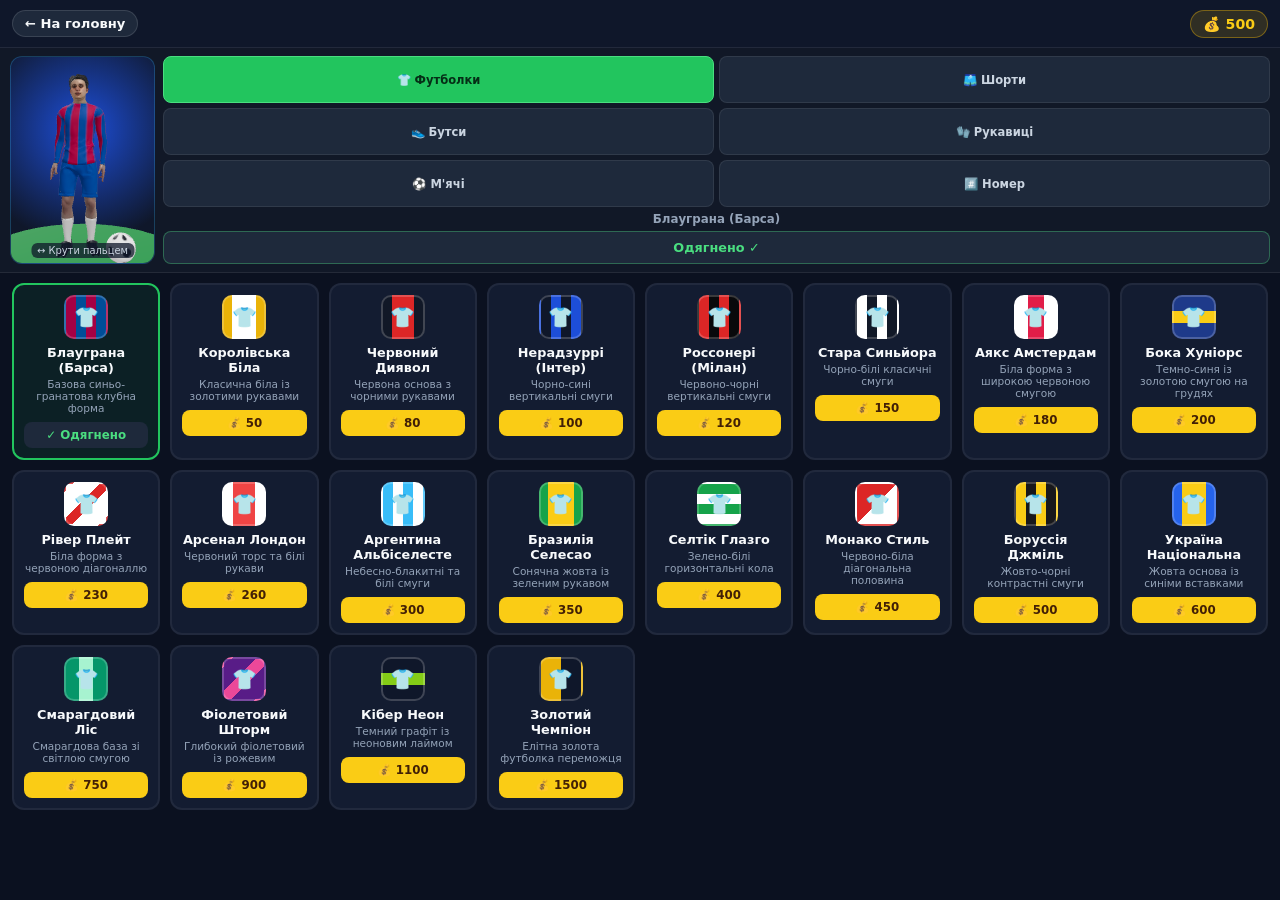
<file: shop.html>
<!DOCTYPE html>
<html lang="uk">
<head>
    <meta charset="UTF-8">
    <meta name="viewport" content="width=device-width, initial-scale=1.0, maximum-scale=1.0, user-scalable=no">
    <title>Penalty Master 3D — Гардероб</title>
    <style>
        * { margin: 0; padding: 0; box-sizing: border-box; font-family: 'Segoe UI', system-ui, sans-serif; user-select: none; }
        body { width: 100vw; height: 100vh; background: #0b1120; color: #f8fafc; display: flex; flex-direction: column; overflow: hidden; }
        .top-nav { display: flex; justify-content: space-between; align-items: center; padding: 8px 12px; background: #0f172a; border-bottom: 1px solid rgba(255,255,255,0.08); height: 48px; width: 100%; }
        .back-btn { text-decoration: none; background: #1e293b; color: #f8fafc; padding: 5px 12px; border-radius: 20px; font-size: 0.82rem; font-weight: 700; border: 1px solid rgba(255,255,255,0.12); }
        .coins-badge { background: rgba(234,179,8,0.15); color: #facc15; padding: 5px 12px; border-radius: 20px; border: 1px solid rgba(234,179,8,0.4); font-weight: 800; font-size: 0.88rem; }
        .preview-card { display: flex; gap: 8px; padding: 8px 10px; background: #111827; border-bottom: 1px solid rgba(255,255,255,0.08); height: 225px; width: 100%; overflow: hidden; }
        .viewport-box { position: relative; width: 145px; height: 100%; border-radius: 12px; overflow: hidden; background: radial-gradient(circle at 50% 35%, #1d4ed8 0%, #0f172a 75%); border: 1px solid rgba(56,189,248,0.25); flex-shrink: 0; }
        #canvas-container { width: 100%; height: 100%; cursor: grab; touch-action: none; }
        .swipe-hint { position: absolute; bottom: 5px; left: 50%; transform: translateX(-50%); background: rgba(15,23,42,0.75); color: #cbd5e1; padding: 2px 6px; border-radius: 6px; font-size: 0.62rem; pointer-events: none; white-space: nowrap; }
        .right-controls { flex: 1; min-width: 0; display: flex; flex-direction: column; justify-content: space-between; gap: 5px; overflow: hidden; }
        .tabs-grid { display: grid; grid-template-columns: repeat(2, minmax(0, 1fr)); gap: 5px; flex: 1; }
        .tab-btn { background: #1e293b; color: #cbd5e1; border: 1px solid rgba(255,255,255,0.08); border-radius: 8px; font-size: 0.72rem; font-weight: 700; cursor: pointer; padding: 2px; white-space: nowrap; overflow: hidden; text-overflow: ellipsis; }
        .tab-btn.active { background: #22c55e; color: #052e16; border-color: #4ade80; }
        .selected-name { font-size: 0.74rem; font-weight: 700; color: #94a3b8; text-align: center; white-space: nowrap; overflow: hidden; text-overflow: ellipsis; }
        .action-btn { width: 100%; padding: 8px; border-radius: 8px; border: none; font-weight: 800; font-size: 0.8rem; cursor: pointer; }
        .action-btn.equipped { background: #1e293b; color: #4ade80; border: 1px solid rgba(74,222,128,0.35); }
        .action-btn.equip { background: #22c55e; color: #052e16; }
        .action-btn.buy { background: #facc15; color: #422006; }
        .action-btn.no-coins { background: #334155; color: #94a3b8; }
        .items-scroll { flex: 1; width: 100%; overflow-y: auto; padding: 10px 12px 20px 12px; }
        .items-grid { display: grid; grid-template-columns: repeat(auto-fill, minmax(135px, 1fr)); gap: 10px; }
        .card { background: #131c31; border: 2px solid rgba(255,255,255,0.06); border-radius: 12px; padding: 10px; display: flex; flex-direction: column; align-items: center; text-align: center; cursor: pointer; }
        .card.equipped { border-color: #22c55e; background: rgba(34,197,94,0.08); }
        .card.inspecting { border-color: #38bdf8; background: rgba(56,189,248,0.1); }
        .card-icon { width: 44px; height: 44px; border-radius: 10px; margin-bottom: 6px; display: flex; align-items: center; justify-content: center; font-size: 1.25rem; border: 2px solid rgba(255,255,255,0.2); }
        .card-title { font-size: 0.8rem; font-weight: 800; color: #f8fafc; margin-bottom: 3px; }
        .card-desc { font-size: 0.66rem; color: #94a3b8; margin-bottom: 8px; min-height: 24px; }
        .card-btn { width: 100%; padding: 6px; border-radius: 8px; border: none; font-size: 0.74rem; font-weight: 800; cursor: pointer; }
        .card-btn.equipped-btn { background: #1e293b; color: #4ade80; }
        .card-btn.owned-btn { background: #334155; color: #f8fafc; }
        .card-btn.buy-btn { background: #facc15; color: #422006; }
        .number-panel { background: #131c31; padding: 12px; border-radius: 12px; }
        .number-panel h4 { font-size: 0.82rem; margin-bottom: 8px; color: #cbd5e1; }
        .num-colors { display: flex; gap: 8px; flex-wrap: wrap; margin-bottom: 12px; }
        .num-color-dot { width: 30px; height: 30px; border-radius: 50%; border: 2px solid #fff; cursor: pointer; }
        .num-grid { display: grid; grid-template-columns: repeat(auto-fill, minmax(42px, 1fr)); gap: 6px; }
        .num-cell { background: #1e293b; color: #fff; border: 1px solid rgba(255,255,255,0.1); padding: 8px 0; border-radius: 8px; font-weight: 800; cursor: pointer; }
        .num-cell.selected { background: #22c55e; color: #052e16; }
        #toast { position: fixed; bottom: 20px; left: 50%; transform: translateX(-50%) translateY(80px); background: #ef4444; color: white; padding: 8px 16px; border-radius: 20px; font-weight: 700; font-size: 0.82rem; transition: transform 0.3s; z-index: 100; white-space: nowrap; }
        #toast.show { transform: translateX(-50%) translateY(0); }
    </style>
</head>
<body>
    <div class="top-nav">
        <a href="index.html" class="back-btn">← На головну</a>
        <span class="coins-badge" id="coins-display">💰 500</span>
    </div>

    <div class="preview-card">
        <div class="viewport-box">
            <div id="canvas-container"></div>
            <div class="swipe-hint">↔ Крути пальцем</div>
        </div>
        <div class="right-controls">
            <div class="tabs-grid" id="tabs-bar">
                <button class="tab-btn active" data-tab="jerseys">👕 Футболки</button>
                <button class="tab-btn" data-tab="shorts">🩳 Шорти</button>
                <button class="tab-btn" data-tab="boots">👟 Бутси</button>
                <button class="tab-btn" data-tab="gloves">🧤 Рукавиці</button>
                <button class="tab-btn" data-tab="balls">⚽ М'ячі</button>
                <button class="tab-btn" data-tab="number">#️⃣ Номер</button>
            </div>
            <div class="selected-name" id="preview-title">Блауграна (Барса)</div>
            <button class="action-btn equipped" id="preview-action-btn">Одягнено ✓</button>
        </div>
    </div>

    <div class="items-scroll" id="items-scroll"></div>
    <div id="toast">Недостатньо монет!</div>

    <script type="importmap">{ "imports": { "three": "./libs/three.module.js" } }</script>
    <script type="module" src="shop.js?v=50"></script>
</body>
</html>
</file>
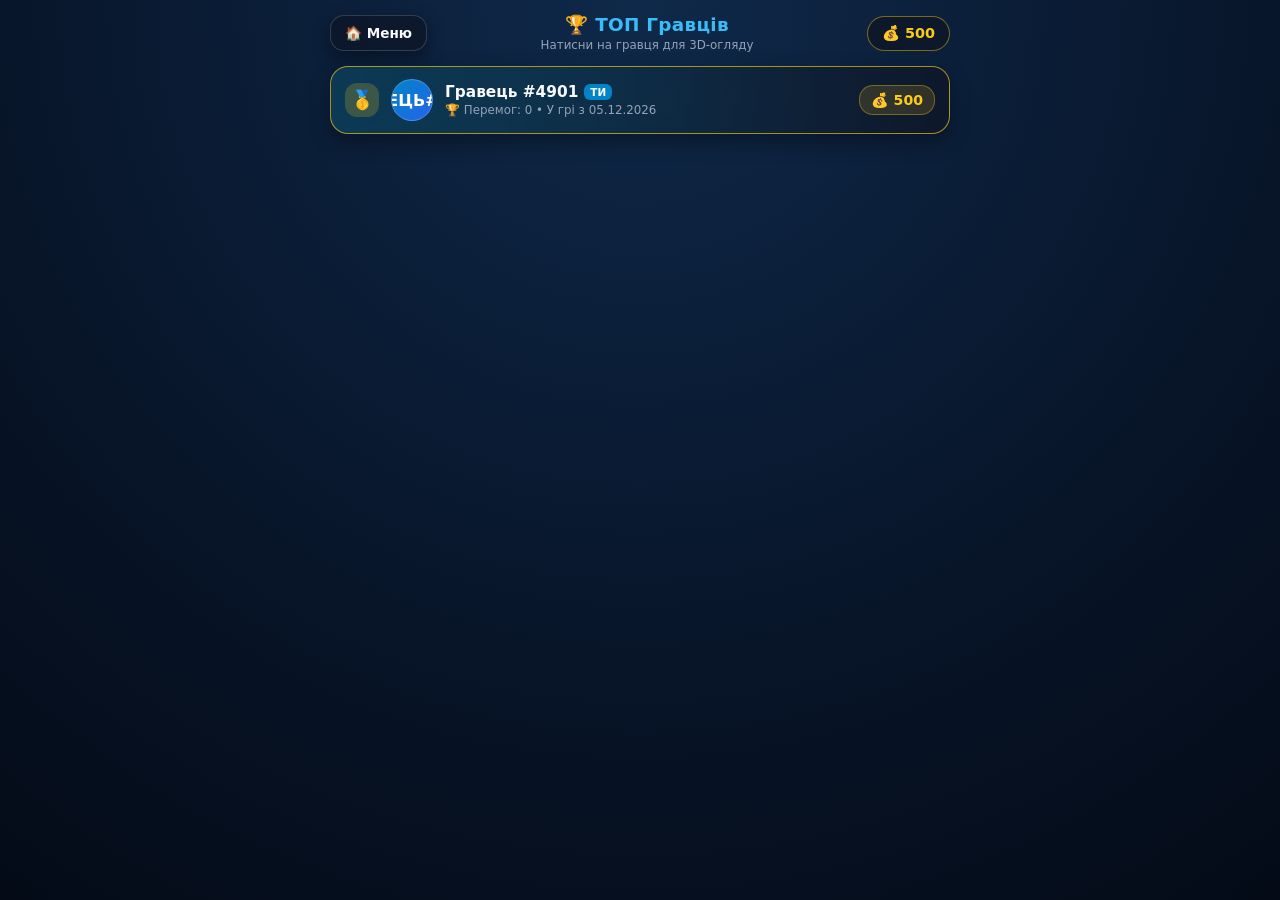
<file: statustuca.html>
<!DOCTYPE html>
<html lang="uk">
<head>
    <meta charset="UTF-8">
    <meta name="viewport" content="width=device-width, initial-scale=1.0, maximum-scale=1.0, user-scalable=no">
    <title>Penalty 3D — Рейтинг гравців</title>
    <script src="https://telegram.org"></script>
    <style>
        * { margin: 0; padding: 0; box-sizing: border-box; font-family: 'Segoe UI', system-ui, sans-serif; user-select: none; -webkit-tap-highlight-color: transparent; }
        body {
            min-height: 100vh;
            background: radial-gradient(circle at top, #0f294a 0%, #071326 65%, #040b17 100%);
            color: #f8fafc;
            padding: 14px 14px 28px;
        }

        .header {
            max-width: 620px; margin: 0 auto 14px;
            display: flex; justify-content: space-between; align-items: center; gap: 10px;
        }
        .back-btn {
            text-decoration: none;
            background: rgba(15, 23, 42, 0.85);
            color: #f8fafc; padding: 9px 14px; border-radius: 14px;
            border: 1px solid rgba(255, 255, 255, 0.16);
            font-weight: 800; font-size: 0.85rem;
            box-shadow: 0 6px 18px rgba(0,0,0,0.4);
        }
        .title-box { text-align: center; }
        .title-box h1 { font-size: 1.15rem; font-weight: 900; letter-spacing: 0.3px; color: #38bdf8; }
        .title-box p { font-size: 0.74rem; color: #94a3b8; margin-top: 2px; }

        .my-coins {
            background: rgba(15, 23, 42, 0.88);
            color: #facc15; padding: 8px 14px; border-radius: 20px;
            border: 1px solid rgba(250, 204, 21, 0.45);
            font-weight: 800; font-size: 0.9rem;
        }

        .leaderboard-list {
            max-width: 620px; margin: 0 auto;
            display: flex; flex-direction: column; gap: 10px;
        }

        .player-row {
            background: rgba(15, 23, 42, 0.82);
            backdrop-filter: blur(10px);
            border: 1px solid rgba(255, 255, 255, 0.12);
            border-radius: 18px;
            padding: 12px 14px;
            display: flex; align-items: center; gap: 12px;
            cursor: pointer;
            transition: transform 0.16s, border-color 0.16s, background 0.16s;
            box-shadow: 0 8px 20px rgba(0,0,0,0.35);
        }
        .player-row:active { transform: scale(0.985); }
        .player-row.is-me {
            border: 1.5px solid #38bdf8;
            background: linear-gradient(90deg, rgba(14, 116, 144, 0.32), rgba(15, 23, 42, 0.9));
        }
        .player-row.rank-1 { border-color: rgba(250, 204, 21, 0.65); }
        .player-row.rank-2 { border-color: rgba(203, 213, 225, 0.55); }
        .player-row.rank-3 { border-color: rgba(217, 119, 6, 0.55); }

        .rank-badge {
            width: 34px; height: 34px; border-radius: 12px;
            background: rgba(30, 41, 59, 0.95);
            display: flex; justify-content: center; align-items: center;
            font-weight: 900; font-size: 0.95rem; flex-shrink: 0;
        }
        .rank-1 .rank-badge { background: rgba(250, 204, 21, 0.2); color: #facc15; font-size: 1.15rem; }
        .rank-2 .rank-badge { background: rgba(226, 232, 240, 0.2); color: #e2e8f0; font-size: 1.15rem; }
        .rank-3 .rank-badge { background: rgba(245, 158, 11, 0.2); color: #fbbf24; font-size: 1.15rem; }

        .tg-avatar {
            width: 42px; height: 42px; border-radius: 50%;
            background: linear-gradient(135deg, #0284c7, #2563eb);
            display: flex; justify-content: center; align-items: center;
            font-weight: 900; font-size: 1rem; color: #fff;
            flex-shrink: 0; overflow: hidden; border: 1.5px solid rgba(255,255,255,0.2);
        }
        .tg-avatar img { width: 100%; height: 100%; object-fit: cover; }

        .player-info { flex: 1; min-width: 0; }
        .player-name {
            font-weight: 800; font-size: 0.96rem; color: #f8fafc;
            white-space: nowrap; overflow: hidden; text-overflow: ellipsis;
            display: flex; align-items: center; gap: 6px;
        }
        .me-tag {
            background: #0284c7; color: #fff; font-size: 0.65rem;
            padding: 2px 6px; border-radius: 6px; font-weight: 900;
        }
        .player-sub { font-size: 0.74rem; color: #94a3b8; margin-top: 2px; }

        .player-coins {
            background: rgba(250, 204, 21, 0.14);
            border: 1px solid rgba(250, 204, 21, 0.35);
            color: #facc15; padding: 6px 11px; border-radius: 14px;
            font-weight: 900; font-size: 0.88rem; white-space: nowrap;
        }
        .modal-backdrop {
            position: fixed; inset: 0;
            background: rgba(4, 11, 23, 0.86);
            backdrop-filter: blur(10px);
            display: none; justify-content: center; align-items: center;
            padding: 16px; z-index: 100;
        }
        .modal-backdrop.open { display: flex; }

        .profile-card {
            width: 100%; max-width: 400px;
            background: linear-gradient(180deg, #132744 0%, #0b172a 100%);
            border: 1.5px solid rgba(56, 189, 248, 0.45);
            border-radius: 26px;
            padding: 18px;
            box-shadow: 0 24px 50px rgba(0,0,0,0.75);
            position: relative;
        }
        .close-modal {
            position: absolute; top: 14px; right: 14px;
            width: 34px; height: 34px; border-radius: 50%;
            background: rgba(30, 41, 59, 0.9); color: #cbd5e1;
            border: 1px solid rgba(255,255,255,0.18);
            font-size: 1.1rem; font-weight: 900; cursor: pointer;
        }

        .profile-header { text-align: center; padding-right: 24px; padding-left: 24px; }
        .profile-header h2 { font-size: 1.18rem; font-weight: 900; color: #ffffff; }
        .profile-header span { font-size: 0.78rem; color: #38bdf8; font-weight: 700; }

        .viewer-wrap {
            width: 100%; height: 270px;
            margin: 12px 0;
            border-radius: 20px;
            background: radial-gradient(circle at 50% 45%, rgba(56, 189, 248, 0.22), rgba(7, 19, 38, 0.92) 75%);
            border: 1px solid rgba(255,255,255,0.1);
            position: relative; overflow: hidden;
            cursor: grab; touch-action: none;
        }
        .viewer-wrap:active { cursor: grabbing; }
        #player-3d-canvas { width: 100%; height: 100%; display: block; }
        .rotate-hint {
            position: absolute; bottom: 8px; left: 50%; transform: translateX(-50%);
            font-size: 0.68rem; color: #94a3b8; background: rgba(15,23,42,0.7);
            padding: 3px 10px; border-radius: 10px; pointer-events: none;
        }

        .stats-grid {
            display: grid; grid-template-columns: repeat(3, 1fr); gap: 8px;
        }
        .stat-box {
            background: rgba(15, 23, 42, 0.85);
            border: 1px solid rgba(255,255,255,0.1);
            border-radius: 16px; padding: 10px 6px; text-align: center;
        }
        .stat-val { font-size: 0.96rem; font-weight: 900; color: #f8fafc; }
        .stat-val.gold { color: #facc15; }
        .stat-val.green { color: #4ade80; }
        .stat-lbl { font-size: 0.68rem; color: #94a3b8; margin-top: 3px; font-weight: 700; }
    </style>
</head>
<body>

    <div class="header">
        <a href="index.html" class="back-btn">🏠 Меню</a>
        <div class="title-box">
            <h1>🏆 ТОП Гравців</h1>
            <p>Натисни на гравця для 3D-огляду</p>
        </div>
        <div class="my-coins" id="header-coins">💰 500</div>
    </div>

    <div class="leaderboard-list" id="leaderboard-list"></div>

    <div class="modal-backdrop" id="profile-modal">
        <div class="profile-card">
            <button class="close-modal" id="close-modal-btn">✕</button>
            <div class="profile-header">
                <h2 id="modal-player-name">Ім'я гравця</h2>
                <span id="modal-player-rank">Місце в рейтингу: #1</span>
            </div>

            <div class="viewer-wrap" id="viewer-wrap">
                <canvas id="player-3d-canvas"></canvas>
                <div class="rotate-hint">🔄 Потягни вліво/вправо, щоб покрутити</div>
            </div>

            <div class="stats-grid">
                <div class="stat-box">
                    <div class="stat-val gold" id="modal-coins">💰 0</div>
                    <div class="stat-lbl">Монети</div>
                </div>
                <div class="stat-box">
                    <div class="stat-val green" id="modal-wins">0</div>
                    <div class="stat-lbl">Виграно матчів</div>
                </div>
                <div class="stat-box">
                    <div class="stat-val" id="modal-joined">23.11.2026</div>
                    <div class="stat-lbl">Почав грати</div>
                </div>
            </div>
        </div>
    </div>

    <script type="importmap">
        {
            "imports": {
                "three": "./libs/three.module.js"
            }
        }
    </script>
    <script type="module">
        import * as THREE from 'three';
        import { GLTFLoader } from './libs/GLTFLoader.js';
        import { DRACOLoader } from './libs/DRACOLoader.js';
        import { CATALOG } from './shop-catalog.js';

        const FIREBASE_DB_URL = 'https://firebasedatabase.app';

        const tg = window.Telegram && window.Telegram.WebApp;
        if (tg) {
            tg.ready();
            tg.expand();
        }

        function formatTodayDate() {
            const d = new Date();
            const dd = String(d.getDate()).padStart(2, '0');
            const mm = String(d.getMonth() + 1).padStart(2, '0');
            const yyyy = d.getFullYear();
            return `${dd}.${mm}.${yyyy}`;
        }

        if (!localStorage.getItem('first_played_date')) {
            localStorage.setItem('first_played_date', formatTodayDate());
        }
        if (localStorage.getItem('player_coins') === null) {
            localStorage.setItem('player_coins', '500');
        }
        if (localStorage.getItem('matches_won') === null) {
            localStorage.setItem('matches_won', '0');
        }

        function getCurrentTelegramPlayer() {
            const tgUser = tg && tg.initDataUnsafe && tg.initDataUnsafe.user;
            let fullName = '';
            let tgId = '';
            let avatarUrl = '';

            if (tgUser) {
                tgId = 'tg_' + String(tgUser.id);
                fullName = [tgUser.first_name, tgUser.last_name].filter(Boolean).join(' ').trim();
                if (!fullName && tgUser.username) fullName = '@' + tgUser.username;
                avatarUrl = tgUser.photo_url || '';
                localStorage.setItem('tg_player_id', tgId);
                localStorage.setItem('tg_player_name', fullName);
                if (avatarUrl) localStorage.setItem('tg_player_avatar', avatarUrl);
            } else {
                if (!localStorage.getItem('tg_player_id')) {
                    localStorage.setItem('tg_player_id', 'web_' + Math.floor(100000 + Math.random() * 900000));
                }
                tgId = localStorage.getItem('tg_player_id');
                fullName = localStorage.getItem('tg_player_name') || ('Гравець #' + tgId.slice(-4));
                avatarUrl = localStorage.getItem('tg_player_avatar') || '';
            }

            return {
                id: tgId,
                isMe: true,
                name: fullName,
                avatar: avatarUrl,
                coins: Number(localStorage.getItem('player_coins') || 500),
                wins: Number(localStorage.getItem('matches_won') || 0),
                joinedAt: localStorage.getItem('first_played_date') || formatTodayDate(),
                kit: {
                    jersey: localStorage.getItem('eq_jerseys') || 'j1',
                    shorts: localStorage.getItem('eq_shorts') || 's1',
                    boots: localStorage.getItem('eq_boots') || 'b1',
                    hair: localStorage.getItem('eq_hair') || 'h1',
                    number: localStorage.getItem('eq_number') || '10',
                    numColor: localStorage.getItem('eq_numColor') || '#ffffff'
                }
            };
        }

        const currentPlayer = getCurrentTelegramPlayer();
        document.getElementById('header-coins').textContent = `💰 ${currentPlayer.coins}`;

        async function syncAndLoadFirebaseLeaderboard() {
            const listEl = document.getElementById('leaderboard-list');
            listEl.innerHTML = '<div style="text-align:center;color:#94a3b8;padding:24px;font-weight:700;">⏳ Завантаження реальних гравців...</div>';

            let players = [];

            try {
                const payload = {
                    id: currentPlayer.id,
                    name: currentPlayer.name,
                    avatar: currentPlayer.avatar,
                    coins: currentPlayer.coins,
                    wins: currentPlayer.wins,
                    joinedAt: currentPlayer.joinedAt,
                    kit: currentPlayer.kit,
                    updatedAt: Date.now()
                };

                await fetch(`${FIREBASE_DB_URL}/players/${encodeURIComponent(currentPlayer.id)}.json`, {
                    method: 'PUT',
                    headers: { 'Content-Type': 'application/json' },
                    body: JSON.stringify(payload)
                });

                const res = await fetch(`${FIREBASE_DB_URL}/players.json`);
                if (res.ok) {
                    const data = await res.json();
                    if (data && typeof data === 'object') {
                        players = Object.values(data)
                            .filter(p => p && p.name)
                            .map(p => ({
                                ...p,
                                isMe: p.id === currentPlayer.id
                            }));
                    }
                }
            } catch (err) {
                console.warn('Помилка зʼєднання з Firebase:', err);
            }

            if (!players.length) {
                players = [currentPlayer];
            }

            players.sort((a, b) => (Number(b.coins) || 0) - (Number(a.coins) || 0));
            renderLeaderboard(players);
        }

        function getInitials(name) {
            const parts = String(name || '').replace('@', '').trim().split(/\s+/);
            return parts.slice(0, 2).map(w => w ? w.toUpperCase() : '').join('') || '⚽';
        }

        function renderLeaderboard(players) {
            const listEl = document.getElementById('leaderboard-list');
            listEl.innerHTML = '';

            players.forEach((player, index) => {
                const rank = index + 1;
                const row = document.createElement('div');
                row.className = 'player-row' +
                    (player.isMe ? ' is-me' : '') +
                    (rank <= 3 ? ` rank-${rank}` : '');

                const medal = rank === 1 ? '🥇' : (rank === 2 ? '🥈' : (rank === 3 ? '🥉' : `#${rank}`));
                const avatarHtml = player.avatar
                    ? `<img src="${player.avatar}" alt="">`
                    : getInitials(player.name);

                row.innerHTML = `
                    <div class="rank-badge">${medal}</div>
                    <div class="tg-avatar">${avatarHtml}</div>
                    <div class="player-info">
                        <div class="player-name">
                            <span>${player.name}</span>
                            ${player.isMe ? '<span class="me-tag">ТИ</span>' : ''}
                        </div>
                        <div class="player-sub">🏆 Перемог: ${player.wins || 0} • У грі з ${player.joinedAt || 'нещодавно'}</div>
                    </div>
                    <div class="player-coins">💰 ${player.coins || 0}</div>
                `;

                row.addEventListener('click', () => openPlayerProfile(player, rank));
                listEl.appendChild(row);
            });
        }
        const modalEl = document.getElementById('profile-modal');
        const closeModalBtn = document.getElementById('close-modal-btn');
        const canvasEl = document.getElementById('player-3d-canvas');
        const viewerWrap = document.getElementById('viewer-wrap');

        const scene = new THREE.Scene();
        const camera = new THREE.PerspectiveCamera(36, 1.4, 0.1, 50);
        camera.position.set(0, 1.05, 3.15);
        camera.lookAt(0, 0.92, 0);

        const renderer = new THREE.WebGLRenderer({ canvas: canvasEl, antialias: true, alpha: true });
        renderer.setPixelRatio(Math.min(window.devicePixelRatio, 2));
        renderer.toneMapping = THREE.ACESFilmicToneMapping;
        renderer.toneMappingExposure = 1.15;

        scene.add(new THREE.AmbientLight(0xdbeafe, 1.35));
        const keyLight = new THREE.DirectionalLight(0xffffff, 2.2);
        keyLight.position.set(2.5, 4, 3);
        scene.add(keyLight);

        const backLight = new THREE.DirectionalLight(0x38bdf8, 1.2);
        backLight.position.set(-2.5, 3, -3);
        scene.add(backLight);

        const podium = new THREE.Mesh(
            new THREE.CylinderGeometry(0.68, 0.75, 0.08, 32),
            new THREE.MeshStandardMaterial({ color: 0x1e293b, metalness: 0.5, roughness: 0.3 })
        );
        podium.position.y = -0.04;
        scene.add(podium);

        const podiumRing = new THREE.Mesh(
            new THREE.RingGeometry(0.66, 0.72, 32),
            new THREE.MeshBasicMaterial({ color: 0x38bdf8, side: THREE.DoubleSide })
        );
        podiumRing.rotation.x = -Math.PI / 2;
        podiumRing.position.y = 0.005;
        scene.add(podiumRing);

        const playerHolder = new THREE.Group();
        scene.add(playerHolder);

        let activeMixer = null;

        function createJerseyTexture(jersey) {
            const c = document.createElement('canvas');
            c.width = 512; c.height = 512;
            const ctx = c.getContext('2d');
            ctx.fillStyle = jersey.c1; ctx.fillRect(0, 0, 512, 512);
            ctx.fillStyle = jersey.c2;
            if (jersey.pattern === 'stripes') { for (let x = 0; x < 512; x += 44) ctx.fillRect(x, 0, 22, 512); }
            else if (jersey.pattern === 'hoops') { for (let y = 0; y < 512; y += 44) ctx.fillRect(0, y, 512, 22); }
            else if (jersey.pattern === 'half') { ctx.fillRect(105, 0, 60, 512); ctx.fillRect(265, 0, 85, 512); }
            else if (jersey.pattern === 'centerBand') { ctx.fillRect(85, 0, 45, 512); ctx.fillRect(245, 0, 45, 512); }
            else if (jersey.pattern === 'chestBand') { ctx.fillRect(0, 160, 512, 130); }
            else if (jersey.pattern === 'sash') { ctx.beginPath(); ctx.moveTo(0, 0); ctx.lineTo(120, 0); ctx.lineTo(512, 512); ctx.lineTo(392, 512); ctx.closePath(); ctx.fill(); }
            else if (jersey.pattern === 'sleeves') { ctx.fillRect(203, 0, 22, 512); ctx.fillRect(398, 0, 114, 512); }
            const tex = new THREE.CanvasTexture(c);
            tex.flipY = false; tex.colorSpace = THREE.SRGBColorSpace;
            return tex;
        }

        function createBackNumberTexture(num, numCol) {
            const c = document.createElement('canvas');
            c.width = 256; c.height = 256;
            const ctx = c.getContext('2d');
            ctx.fillStyle = numCol;
            ctx.strokeStyle = numCol === '#000000' ? '#ffffff' : '#000000';
            ctx.lineWidth = 10;
            ctx.font = '900 165px "Segoe UI", sans-serif';
            ctx.textAlign = 'center'; ctx.textBaseline = 'middle';
            ctx.strokeText(num, 128, 128);
            ctx.fillText(num, 128, 128);
            const tex = new THREE.CanvasTexture(c);
            tex.colorSpace = THREE.SRGBColorSpace;
            return tex;
        }

        const dracoLoader = new DRACOLoader();
        dracoLoader.setDecoderPath('./libs/');
        const loader = new GLTFLoader();
        loader.setDRACOLoader(dracoLoader);
        function buildDressedPlayer(kit) {
            while (playerHolder.children.length) {
                playerHolder.remove(playerHolder.children.at(0));
            }
            activeMixer = null;

            loader.load('player.glb?v=' + Date.now(), (gltf) => {
                const model = gltf.scene || (gltf.scenes && gltf.scenes.at(0));
                if (!model) return;

                const anim = gltf.animations && gltf.animations.at(0);
                if (anim) {
                    activeMixer = new THREE.AnimationMixer(model);
                    activeMixer.clipAction(anim).play();
                    activeMixer.update(0.01);
                }

                const jersey = (CATALOG.jerseys || []).find(x => x.id === kit.jersey) || CATALOG.jerseys.at(0);
                const shortItem = (CATALOG.shorts || []).find(x => x.id === kit.shorts) || CATALOG.shorts.at(0);
                const bootItem = (CATALOG.boots || []).find(x => x.id === kit.boots) || CATALOG.boots.at(0);
                const jerseyTex = createJerseyTexture(jersey);

                let spineBone = null;
                model.traverse((child) => {
                    if (child.isBone && child.name) {
                        const n = child.name.toLowerCase();
                        if (n.includes('spine2') || (!spineBone && n.includes('spine1'))) spineBone = child;
                    }
                    if (!child.isMesh || !child.material) return;
                    const name = (child.name || '').toLowerCase();
                    if (name.includes('shirt') || name.includes('top') || name.includes('jersey') || name.includes('torso')) {
                        child.material = new THREE.MeshStandardMaterial({ map: jerseyTex, roughness: 0.65 });
                    } else if (name.includes('short') || name.includes('pant')) {
                        child.material = new THREE.MeshStandardMaterial({ color: shortItem.c1, roughness: 0.72 });
                    } else if (name.includes('shoe') || name.includes('boot')) {
                        child.material = new THREE.MeshStandardMaterial({ color: bootItem.c1, roughness: 0.38 });
                    }
                });

                const numMesh = new THREE.Mesh(
                    new THREE.PlaneGeometry(30, 30),
                    new THREE.MeshBasicMaterial({
                        map: createBackNumberTexture(kit.number || '10', kit.numColor || '#ffffff'),
                        transparent: true, side: THREE.DoubleSide, depthWrite: false
                    })
                );
                if (spineBone) {
                    numMesh.position.set(0, 2.0, -13.2);
                    numMesh.rotation.set(0.08, Math.PI, 0);
                    spineBone.add(numMesh);
                }

                playerHolder.add(model);
            });
        }

        function resizeViewer() {
            const w = viewerWrap.clientWidth || 340;
            const h = viewerWrap.clientHeight || 270;
            camera.aspect = w / h;
            camera.updateProjectionMatrix();
            renderer.setSize(w, h, false);
        }

        function openPlayerProfile(player, rank) {
            document.getElementById('modal-player-name').textContent = player.name;
            document.getElementById('modal-player-rank').textContent = `Місце в рейтингу: #${rank}`;
            document.getElementById('modal-coins').textContent = `💰 ${player.coins || 0}`;
            document.getElementById('modal-wins').textContent = `${player.wins || 0}`;
            document.getElementById('modal-joined').textContent = player.joinedAt || 'Невідомо';

            playerHolder.rotation.y = 0.35;
            modalEl.classList.add('open');
            resizeViewer();
            buildDressedPlayer(player.kit || currentPlayer.kit);
        }

        closeModalBtn.addEventListener('click', () => modalEl.classList.remove('open'));
        modalEl.addEventListener('click', (e) => {
            if (e.target === modalEl) modalEl.classList.remove('open');
        });

        let isDragging = false;
        let prevX = 0;
        viewerWrap.addEventListener('pointerdown', (e) => { isDragging = true; prevX = e.clientX; });
        window.addEventListener('pointermove', (e) => {
            if (!isDragging) return;
            playerHolder.rotation.y += (e.clientX - prevX) * 0.014;
            prevX = e.clientX;
        });
        window.addEventListener('pointerup', () => { isDragging = false; });

        let lastT = performance.now();
        function animateViewer(now) {
            requestAnimationFrame(animateViewer);
            const dt = Math.min(0.05, (now - lastT) * 0.001);
            lastT = now;

            if (modalEl.classList.contains('open')) {
                if (activeMixer) activeMixer.update(dt);
                if (!isDragging) playerHolder.rotation.y += dt * 0.55;
                renderer.render(scene, camera);
            }
        }

        syncAndLoadFirebaseLeaderboard();
        requestAnimationFrame(animateViewer);
    </script>
</body>
</html>
</file>
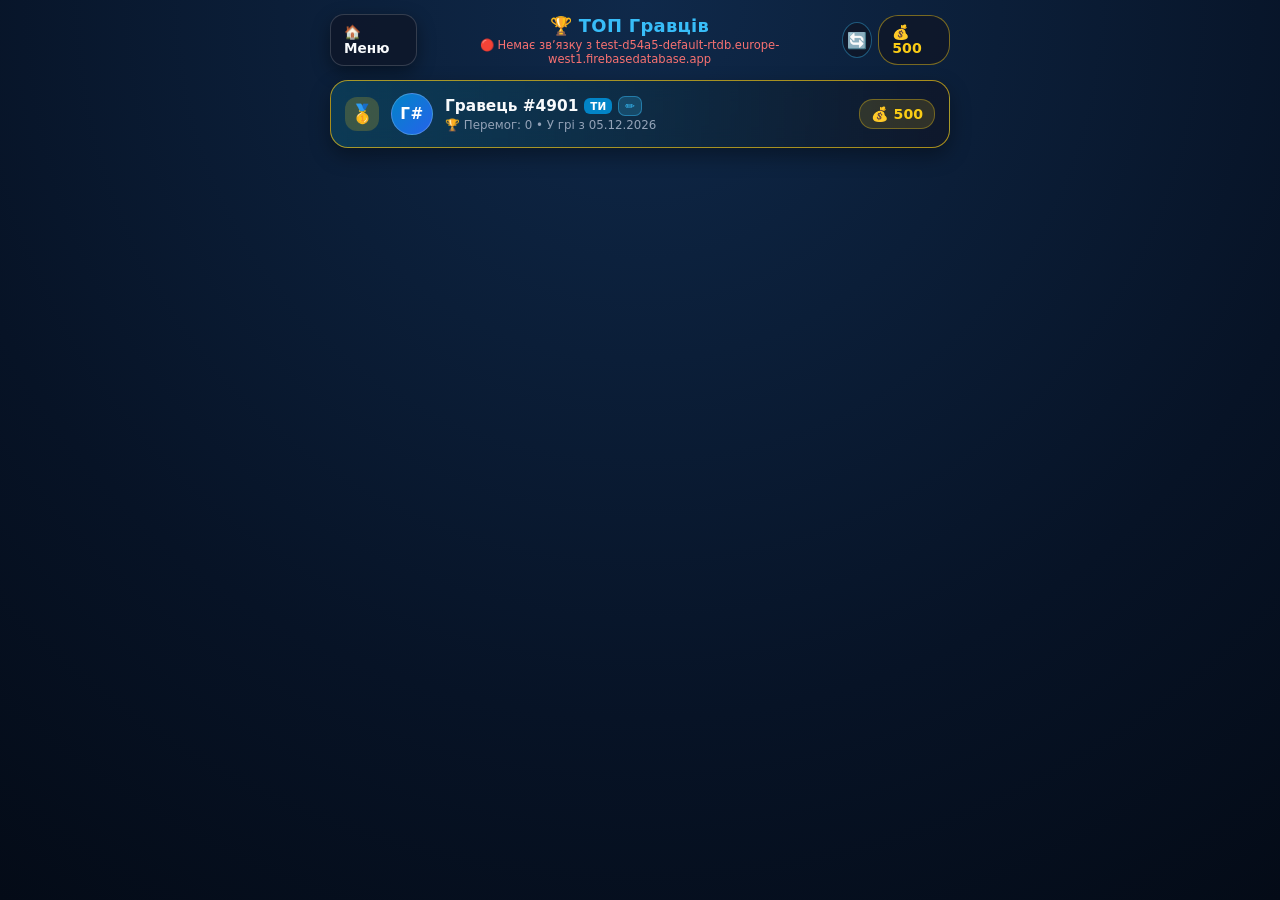
<file: statustuka.html>
<!DOCTYPE html>
<html lang="uk">
<head>
    <meta charset="UTF-8">
    <meta name="viewport" content="width=device-width, initial-scale=1.0, maximum-scale=1.0, user-scalable=no">
    <title>Penalty 3D — Рейтинг гравців</title>
    <script src="https://telegram.org"></script>
    <style>
        /* ==================== ПОЧАТОК ЧАСТИНИ 1 з 5 ==================== */
        * { margin: 0; padding: 0; box-sizing: border-box; font-family: 'Segoe UI', system-ui, sans-serif; user-select: none; -webkit-tap-highlight-color: transparent; }
        body {
            min-height: 100vh;
            background: radial-gradient(circle at top, #0f294a 0%, #071326 65%, #040b17 100%);
            color: #f8fafc;
            padding: 14px 14px 28px;
        }

        .header {
            max-width: 620px; margin: 0 auto 14px;
            display: flex; justify-content: space-between; align-items: center; gap: 8px;
        }
        .back-btn {
            text-decoration: none;
            background: rgba(15, 23, 42, 0.85);
            color: #f8fafc; padding: 9px 13px; border-radius: 14px;
            border: 1px solid rgba(255, 255, 255, 0.16);
            font-weight: 800; font-size: 0.85rem;
            box-shadow: 0 6px 18px rgba(0,0,0,0.4);
        }
        .title-box { text-align: center; }
        .title-box h1 { font-size: 1.12rem; font-weight: 900; letter-spacing: 0.3px; color: #38bdf8; }
        .title-box p { font-size: 0.72rem; color: #94a3b8; margin-top: 2px; }

        .header-right { display: flex; align-items: center; gap: 6px; }
        .refresh-btn {
            background: rgba(15, 23, 42, 0.88);
            color: #38bdf8; width: 36px; height: 36px; border-radius: 50%;
            border: 1px solid rgba(56, 189, 248, 0.4);
            font-size: 1rem; cursor: pointer;
            display: flex; align-items: center; justify-content: center;
        }
        .my-coins {
            background: rgba(15, 23, 42, 0.88);
            color: #facc15; padding: 8px 13px; border-radius: 20px;
            border: 1px solid rgba(250, 204, 21, 0.45);
            font-weight: 800; font-size: 0.88rem;
        }

        .leaderboard-list {
            max-width: 620px; margin: 0 auto;
            display: flex; flex-direction: column; gap: 10px;
        }

        .player-row {
            background: rgba(15, 23, 42, 0.82);
            backdrop-filter: blur(10px);
            border: 1px solid rgba(255, 255, 255, 0.12);
            border-radius: 18px;
            padding: 12px 14px;
            display: flex; align-items: center; gap: 12px;
            cursor: pointer;
            transition: transform 0.16s, border-color 0.16s, background 0.16s;
            box-shadow: 0 8px 20px rgba(0,0,0,0.35);
        }
        .player-row:active { transform: scale(0.985); }
        .player-row.is-me {
            border: 1.5px solid #38bdf8;
            background: linear-gradient(90deg, rgba(14, 116, 144, 0.32), rgba(15, 23, 42, 0.9));
        }
        .player-row.rank-1 { border-color: rgba(250, 204, 21, 0.65); }
        .player-row.rank-2 { border-color: rgba(203, 213, 225, 0.55); }
        .player-row.rank-3 { border-color: rgba(217, 119, 6, 0.55); }

        .rank-badge {
            width: 34px; height: 34px; border-radius: 12px;
            background: rgba(30, 41, 59, 0.95);
            display: flex; justify-content: center; align-items: center;
            font-weight: 900; font-size: 0.95rem; flex-shrink: 0;
        }
        .rank-1 .rank-badge { background: rgba(250, 204, 21, 0.2); color: #facc15; font-size: 1.15rem; }
        .rank-2 .rank-badge { background: rgba(226, 232, 240, 0.2); color: #e2e8f0; font-size: 1.15rem; }
        .rank-3 .rank-badge { background: rgba(245, 158, 11, 0.2); color: #fbbf24; font-size: 1.15rem; }

        .tg-avatar {
            width: 42px; height: 42px; border-radius: 50%;
            background: linear-gradient(135deg, #0284c7, #2563eb);
            display: flex; justify-content: center; align-items: center;
            font-weight: 900; font-size: 0.95rem; letter-spacing: 0.5px; color: #fff;
            flex-shrink: 0; overflow: hidden; border: 1.5px solid rgba(255,255,255,0.22);
        }
        .tg-avatar img { width: 100%; height: 100%; object-fit: cover; }

        .player-info { flex: 1; min-width: 0; }
        .player-name {
            font-weight: 800; font-size: 0.96rem; color: #f8fafc;
            display: flex; align-items: center; gap: 6px;
        }
        .player-name-text {
            white-space: nowrap; overflow: hidden; text-overflow: ellipsis;
        }
        .me-tag {
            background: #0284c7; color: #fff; font-size: 0.65rem;
            padding: 2px 6px; border-radius: 6px; font-weight: 900; flex-shrink: 0;
        }
        .edit-name-btn {
            background: rgba(56, 189, 248, 0.2); border: 1px solid rgba(56, 189, 248, 0.45);
            color: #38bdf8; border-radius: 7px; padding: 2px 6px;
            font-size: 0.72rem; cursor: pointer; flex-shrink: 0;
        }
        .player-sub { font-size: 0.74rem; color: #94a3b8; margin-top: 2px; }

        .player-coins {
            background: rgba(250, 204, 21, 0.14);
            border: 1px solid rgba(250, 204, 21, 0.35);
            color: #facc15; padding: 6px 11px; border-radius: 14px;
            font-weight: 900; font-size: 0.88rem; white-space: nowrap;
        }
        /* ==================== КІНЕЦЬ ЧАСТИНИ 1 з 5 ==================== */
        /* ==================== ПОЧАТОК ЧАСТИНИ 2 з 5 ==================== */
        .modal-backdrop {
            position: fixed;
            inset: 0;
            background: rgba(4, 11, 23, 0.86);
            backdrop-filter: blur(10px);
            display: none;
            justify-content: center;
            align-items: center;
            padding: 16px;
            z-index: 100;
        }
        .modal-backdrop.open {
            display: flex;
        }

        .profile-card {
            width: 100%; max-width: 400px;
            background: linear-gradient(180deg, #132744 0%, #0b172a 100%);
            border: 1.5px solid rgba(56, 189, 248, 0.45);
            border-radius: 26px;
            padding: 18px;
            box-shadow: 0 24px 50px rgba(0,0,0,0.75);
            position: relative;
        }
        .close-modal {
            position: absolute; top: 14px; right: 14px;
            width: 34px; height: 34px; border-radius: 50%;
            background: rgba(30, 41, 59, 0.9); color: #cbd5e1;
            border: 1px solid rgba(255,255,255,0.18);
            font-size: 1.1rem; font-weight: 900; cursor: pointer;
        }

        .profile-header { text-align: center; padding-right: 24px; padding-left: 24px; }
        .profile-header h2 { font-size: 1.18rem; font-weight: 900; color: #ffffff; }
        .profile-header span { font-size: 0.78rem; color: #38bdf8; font-weight: 700; }

        .viewer-wrap {
            width: 100%; height: 270px;
            margin: 12px 0;
            border-radius: 20px;
            background: radial-gradient(circle at 50% 45%, rgba(56, 189, 248, 0.22), rgba(7, 19, 38, 0.92) 75%);
            border: 1px solid rgba(255,255,255,0.1);
            position: relative; overflow: hidden;
            cursor: grab; touch-action: none;
        }
        .viewer-wrap:active { cursor: grabbing; }
        #player-3d-canvas { width: 100%; height: 100%; display: block; }
        .rotate-hint {
            position: absolute; bottom: 8px; left: 50%; transform: translateX(-50%);
            font-size: 0.68rem; color: #94a3b8; background: rgba(15,23,42,0.7);
            padding: 3px 10px; border-radius: 10px; pointer-events: none;
        }

        .stats-grid {
            display: grid; grid-template-columns: repeat(3, 1fr); gap: 8px;
        }
        .stat-box {
            background: rgba(15, 23, 42, 0.85);
            border: 1px solid rgba(255,255,255,0.1);
            border-radius: 16px; padding: 10px 6px; text-align: center;
        }
        .stat-val { font-size: 0.96rem; font-weight: 900; color: #f8fafc; }
        .stat-val.gold { color: #facc15; }
        .stat-val.green { color: #4ade80; }
        .stat-lbl { font-size: 0.68rem; color: #94a3b8; margin-top: 3px; font-weight: 700; }
        /* ==================== КІНЕЦЬ ЧАСТИНИ 2 з 5 ==================== */
    </style>
</head>
<body>

    <div class="header">
        <a href="index.html" class="back-btn">🏠 Меню</a>
        <div class="title-box">
            <h1>🏆 ТОП Гравців</h1>
            <p>Натисни на гравця для 3D-огляду</p>
        </div>
        <div class="header-right">
            <button class="refresh-btn" id="refresh-btn" title="Оновити рейтинг">🔄</button>
            <div class="my-coins" id="header-coins">💰 500</div>
        </div>
    </div>

    <div class="leaderboard-list" id="leaderboard-list"></div>

    <div class="modal-backdrop" id="profile-modal">
        <div class="profile-card">
            <button class="close-modal" id="close-modal-btn">✕</button>
            <div class="profile-header">
                <h2 id="modal-player-name">Ім'я гравця</h2>
                <span id="modal-player-rank">Місце в рейтингу: #1</span>
            </div>

            <div class="viewer-wrap" id="viewer-wrap">
                <canvas id="player-3d-canvas"></canvas>
                <div class="rotate-hint">🔄 Потягни вліво/вправо, щоб покрутити</div>
            </div>

            <div class="stats-grid">
                <div class="stat-box">
                    <div class="stat-val gold" id="modal-coins">💰 0</div>
                    <div class="stat-lbl">Монети</div>
                </div>
                <div class="stat-box">
                    <div class="stat-val green" id="modal-wins">0</div>
                    <div class="stat-lbl">Виграно матчів</div>
                </div>
                <div class="stat-box">
                    <div class="stat-val" id="modal-joined">23.11.2026</div>
                    <div class="stat-lbl">Почав грати</div>
                </div>
            </div>
        </div>
    </div>

    <script type="importmap">
        {
            "imports": {
                "three": "./libs/three.module.js"
            }
        }
    </script>
    <script type="module">
        // ==================== ПОЧАТОК ЧАСТИНИ 3 з 5 ====================
        import * as THREE from 'three';
        import { GLTFLoader } from './libs/GLTFLoader.js';
        import { DRACOLoader } from './libs/DRACOLoader.js';
        import { CATALOG } from './shop-catalog.js';

        const DB_HOST = 'test-d54a5-default-rtdb.europe-west1.firebasedatabase.app';
        const FIREBASE_DB_URL = 'https://' + DB_HOST;

        function fbRequest(method, path, bodyObj = null) {
            return new Promise((resolve, reject) => {
                const xhr = new XMLHttpRequest();
                xhr.open(method, `${FIREBASE_DB_URL}${path}`, true);
                xhr.timeout = 8000;
                xhr.onload = () => {
                    if (xhr.status >= 200 && xhr.status < 300) {
                        try {
                            resolve(xhr.responseText ? JSON.parse(xhr.responseText) : null);
                        } catch (e) {
                            resolve(null);
                        }
                    } else {
                        reject(new Error(`HTTP ${xhr.status}: ${xhr.statusText}`));
                    }
                };
                xhr.onerror = () => reject(new Error(`Немає звʼязку з ${DB_HOST}`));
                xhr.ontimeout = () => reject(new Error('Таймаут підключення до бази'));
                xhr.send(bodyObj ? JSON.stringify(bodyObj) : null);
            });
        }

        function formatTodayDate() {
            const d = new Date();
            const dd = String(d.getDate()).padStart(2, '0');
            const mm = String(d.getMonth() + 1).padStart(2, '0');
            const yyyy = d.getFullYear();
            return `${dd}.${mm}.${yyyy}`;
        }

        if (!localStorage.getItem('first_played_date')) {
            localStorage.setItem('first_played_date', formatTodayDate());
        }
        if (localStorage.getItem('player_coins') === null) {
            localStorage.setItem('player_coins', '500');
        }
        if (localStorage.getItem('matches_won') === null) {
            localStorage.setItem('matches_won', '0');
        }

        function parseTelegramUserFromUrl() {
            try {
                const rawHash = (window.location.hash || '').replace(/^#/, '');
                const rawSearch = (window.location.search || '').replace(/^\?/, '');
                const params = new URLSearchParams(rawHash || rawSearch);
                const webAppData = params.get('tgWebAppData');
                if (webAppData) {
                    const inner = new URLSearchParams(webAppData);
                    const userJson = inner.get('user');
                    if (userJson) return JSON.parse(userJson);
                }
            } catch (e) {}
            return null;
        }

        function getCurrentTelegramPlayer() {
            const tgObj = window.Telegram && window.Telegram.WebApp;
            if (tgObj) {
                tgObj.ready();
                tgObj.expand();
            }

            const tgUser = (tgObj && tgObj.initDataUnsafe && tgObj.initDataUnsafe.user) || parseTelegramUserFromUrl();
            let fullName = '';
            let tgId = '';
            let avatarUrl = '';

            if (tgUser && tgUser.id) {
                tgId = 'tg_' + String(tgUser.id);
                const nameParts = [tgUser.first_name, tgUser.last_name].filter(Boolean).join(' ').trim();
                const login = tgUser.username ? ('@' + tgUser.username) : '';

                fullName = nameParts ? (login ? `${nameParts} (${login})` : nameParts) : login;
                avatarUrl = tgUser.photo_url || '';

                localStorage.setItem('tg_player_id', tgId);
                if (fullName) localStorage.setItem('tg_player_name', fullName);
                if (avatarUrl) localStorage.setItem('tg_player_avatar', avatarUrl);
            } else {
                if (!localStorage.getItem('tg_player_id')) {
                    localStorage.setItem('tg_player_id', 'web_' + Math.floor(100000 + Math.random() * 900000));
                }
                tgId = localStorage.getItem('tg_player_id');
                fullName = localStorage.getItem('tg_player_name') || ('Гравець #' + tgId.slice(-4));
                avatarUrl = localStorage.getItem('tg_player_avatar') || '';
            }

            return {
                id: tgId,
                isMe: true,
                name: fullName,
                avatar: avatarUrl,
                coins: Number(localStorage.getItem('player_coins') || 500),
                wins: Number(localStorage.getItem('matches_won') || 0),
                joinedAt: localStorage.getItem('first_played_date') || formatTodayDate(),
                kit: {
                    jersey: localStorage.getItem('eq_jerseys') || 'j1',
                    shorts: localStorage.getItem('eq_shorts') || 's1',
                    boots: localStorage.getItem('eq_boots') || 'b1',
                    hair: localStorage.getItem('eq_hair') || 'h1',
                    number: localStorage.getItem('eq_number') || '10',
                    numColor: localStorage.getItem('eq_numColor') || '#ffffff'
                }
            };
        }

        let currentPlayer = getCurrentTelegramPlayer();
        document.getElementById('header-coins').textContent = `💰 ${currentPlayer.coins}`;

        async function syncAndLoadFirebaseLeaderboard() {
            currentPlayer = getCurrentTelegramPlayer();
            const listEl = document.getElementById('leaderboard-list');
            const subTitleEl = document.querySelector('.title-box p');
            listEl.innerHTML = '<div style="text-align:center;color:#94a3b8;padding:24px;font-weight:700;">⏳ Підключення до бази...</div>';

            let players = [];

            try {
                const payload = {
                    [currentPlayer.id]: {
                        id: currentPlayer.id,
                        name: currentPlayer.name,
                        avatar: currentPlayer.avatar,
                        coins: currentPlayer.coins,
                        wins: currentPlayer.wins,
                        joinedAt: currentPlayer.joinedAt,
                        kit: currentPlayer.kit,
                        updatedAt: Date.now()
                    }
                };

                await fbRequest('PATCH', '/players.json', payload);
                const data = await fbRequest('GET', '/players.json');

                if (data && typeof data === 'object') {
                    players = Object.values(data)
                        .filter(p => p && p.name)
                        .map(p => ({
                            ...p,
                            isMe: p.id === currentPlayer.id
                        }));
                }

                if (subTitleEl) {
                    subTitleEl.textContent = `🟢 База підключена • Гравців: ${players.length}`;
                    subTitleEl.style.color = '#4ade80';
                }
            } catch (err) {
                console.error('Firebase error:', err);
                if (subTitleEl) {
                    subTitleEl.textContent = `🔴 ${err.message}`;
                    subTitleEl.style.color = '#f87171';
                }
            }

            if (!players.length) {
                players = [currentPlayer];
            }

            players.sort((a, b) => (Number(b.coins) || 0) - (Number(a.coins) || 0));
            renderLeaderboard(players);
        }

        document.getElementById('refresh-btn').addEventListener('click', syncAndLoadFirebaseLeaderboard);
        // ==================== КІНЕЦЬ ЧАСТИНИ 3 з 5 ====================
        // ==================== ПОЧАТОК ЧАСТИНИ 4 з 5 ====================
        function getInitials(name) {
            const clean = String(name || '').replace(/^@/, '').trim();
            const words = clean.split(/\s+/).filter(Boolean);
            if (words.length >= 2) {
                return (words.at(0).slice(0, 1) + words.at(1).slice(0, 1)).toUpperCase();
            }
            return clean.slice(0, 2).toUpperCase() || '⚽';
        }

        function renderLeaderboard(players) {
            const listEl = document.getElementById('leaderboard-list');
            listEl.innerHTML = '';

            players.forEach((player, index) => {
                const rank = index + 1;
                const row = document.createElement('div');
                row.className = 'player-row' +
                    (player.isMe ? ' is-me' : '') +
                    (rank <= 3 ? ` rank-${rank}` : '');

                const medal = rank === 1 ? '🥇' : (rank === 2 ? '🥈' : (rank === 3 ? '🥉' : `#${rank}`));
                const avatarHtml = player.avatar
                    ? `<img src="${player.avatar}" alt="">`
                    : getInitials(player.name);

                row.innerHTML = `
                    <div class="rank-badge">${medal}</div>
                    <div class="tg-avatar">${avatarHtml}</div>
                    <div class="player-info">
                        <div class="player-name">
                            <span class="player-name-text">${player.name}</span>
                            ${player.isMe ? '<span class="me-tag">ТИ</span><button class="edit-name-btn" title="Змінити ім\'я">✏️</button>' : ''}
                        </div>
                        <div class="player-sub">🏆 Перемог: ${player.wins || 0} • У грі з ${player.joinedAt || 'нещодавно'}</div>
                    </div>
                    <div class="player-coins">💰 ${player.coins || 0}</div>
                `;

                if (player.isMe) {
                    const editBtn = row.querySelector('.edit-name-btn');
                    if (editBtn) {
                        editBtn.addEventListener('click', (e) => {
                            e.stopPropagation();
                            const newName = prompt('Введи своє ім\'я або нікнейм для рейтингу:', currentPlayer.name);
                            if (newName && newName.trim().length >= 2) {
                                localStorage.setItem('tg_player_name', newName.trim());
                                syncAndLoadFirebaseLeaderboard();
                            }
                        });
                    }
                }

                row.addEventListener('click', () => openPlayerProfile(player, rank));
                listEl.appendChild(row);
            });
        }

        const modalEl = document.getElementById('profile-modal');
        const closeModalBtn = document.getElementById('close-modal-btn');
        const canvasEl = document.getElementById('player-3d-canvas');
        const viewerWrap = document.getElementById('viewer-wrap');

        const scene = new THREE.Scene();
        const camera = new THREE.PerspectiveCamera(36, 1.4, 0.1, 50);
        camera.position.set(0, 1.05, 3.15);
        camera.lookAt(0, 0.92, 0);

        const renderer = new THREE.WebGLRenderer({ canvas: canvasEl, antialias: true, alpha: true });
        renderer.setPixelRatio(Math.min(window.devicePixelRatio, 2));
        renderer.toneMapping = THREE.ACESFilmicToneMapping;
        renderer.toneMappingExposure = 1.15;

        scene.add(new THREE.AmbientLight(0xdbeafe, 1.35));
        const keyLight = new THREE.DirectionalLight(0xffffff, 2.2);
        keyLight.position.set(2.5, 4, 3);
        scene.add(keyLight);

        const backLight = new THREE.DirectionalLight(0x38bdf8, 1.2);
        backLight.position.set(-2.5, 3, -3);
        scene.add(backLight);

        const podium = new THREE.Mesh(
            new THREE.CylinderGeometry(0.68, 0.75, 0.08, 32),
            new THREE.MeshStandardMaterial({ color: 0x1e293b, metalness: 0.5, roughness: 0.3 })
        );
        podium.position.y = -0.04;
        scene.add(podium);

        const podiumRing = new THREE.Mesh(
            new THREE.RingGeometry(0.66, 0.72, 32),
            new THREE.MeshBasicMaterial({ color: 0x38bdf8, side: THREE.DoubleSide })
        );
        podiumRing.rotation.x = -Math.PI / 2;
        podiumRing.position.y = 0.005;
        scene.add(podiumRing);

        const playerHolder = new THREE.Group();
        scene.add(playerHolder);

        let activeMixer = null;

        function createJerseyTexture(jersey) {
            const c = document.createElement('canvas');
            c.width = 512; c.height = 512;
            const ctx = c.getContext('2d');
            ctx.fillStyle = jersey.c1; ctx.fillRect(0, 0, 512, 512);
            ctx.fillStyle = jersey.c2;
            if (jersey.pattern === 'stripes') { for (let x = 0; x < 512; x += 44) ctx.fillRect(x, 0, 22, 512); }
            else if (jersey.pattern === 'hoops') { for (let y = 0; y < 512; y += 44) ctx.fillRect(0, y, 512, 22); }
            else if (jersey.pattern === 'half') { ctx.fillRect(105, 0, 60, 512); ctx.fillRect(265, 0, 85, 512); }
            else if (jersey.pattern === 'centerBand') { ctx.fillRect(85, 0, 45, 512); ctx.fillRect(245, 0, 45, 512); }
            else if (jersey.pattern === 'chestBand') { ctx.fillRect(0, 160, 512, 130); }
            else if (jersey.pattern === 'sash') { ctx.beginPath(); ctx.moveTo(0, 0); ctx.lineTo(120, 0); ctx.lineTo(512, 512); ctx.lineTo(392, 512); ctx.closePath(); ctx.fill(); }
            else if (jersey.pattern === 'sleeves') { ctx.fillRect(203, 0, 22, 512); ctx.fillRect(398, 0, 114, 512); }
            const tex = new THREE.CanvasTexture(c);
            tex.flipY = false; tex.colorSpace = THREE.SRGBColorSpace;
            return tex;
        }

        function createBackNumberTexture(num, numCol) {
            const c = document.createElement('canvas');
            c.width = 256; c.height = 256;
            const ctx = c.getContext('2d');
            ctx.fillStyle = numCol;
            ctx.strokeStyle = numCol === '#000000' ? '#ffffff' : '#000000';
            ctx.lineWidth = 10;
            ctx.font = '900 165px "Segoe UI", sans-serif';
            ctx.textAlign = 'center'; ctx.textBaseline = 'middle';
            ctx.strokeText(num, 128, 128);
            ctx.fillText(num, 128, 128);
            const tex = new THREE.CanvasTexture(c);
            tex.colorSpace = THREE.SRGBColorSpace;
            return tex;
        }
        // ==================== КІНЕЦЬ ЧАСТИНИ 4 з 5 ====================
        // ==================== ПОЧАТОК ЧАСТИНИ 5 з 5 ====================
        const dracoLoader = new DRACOLoader();
        dracoLoader.setDecoderPath('./libs/');
        const loader = new GLTFLoader();
        loader.setDRACOLoader(dracoLoader);

        function buildDressedPlayer(kit) {
            while (playerHolder.children.length) {
                playerHolder.remove(playerHolder.children.at(0));
            }
            activeMixer = null;

            loader.load('player.glb?v=' + Date.now(), (gltf) => {
                const model = gltf.scene || (gltf.scenes && gltf.scenes.at(0));
                if (!model) return;

                const anim = gltf.animations && gltf.animations.at(0);
                if (anim) {
                    activeMixer = new THREE.AnimationMixer(model);
                    activeMixer.clipAction(anim).play();
                    activeMixer.update(0.01);
                }

                const jersey = (CATALOG.jerseys || []).find(x => x.id === kit.jersey) || CATALOG.jerseys.at(0);
                const shortItem = (CATALOG.shorts || []).find(x => x.id === kit.shorts) || CATALOG.shorts.at(0);
                const bootItem = (CATALOG.boots || []).find(x => x.id === kit.boots) || CATALOG.boots.at(0);
                const jerseyTex = createJerseyTexture(jersey);

                let spineBone = null;
                model.traverse((child) => {
                    if (child.isBone && child.name) {
                        const n = child.name.toLowerCase();
                        if (n.includes('spine2') || (!spineBone && n.includes('spine1'))) spineBone = child;
                    }
                    if (!child.isMesh || !child.material) return;
                    const name = (child.name || '').toLowerCase();
                    if (name.includes('shirt') || name.includes('top') || name.includes('jersey') || name.includes('torso')) {
                        child.material = new THREE.MeshStandardMaterial({ map: jerseyTex, roughness: 0.65 });
                    } else if (name.includes('short') || name.includes('pant')) {
                        child.material = new THREE.MeshStandardMaterial({ color: shortItem.c1, roughness: 0.72 });
                    } else if (name.includes('shoe') || name.includes('boot')) {
                        child.material = new THREE.MeshStandardMaterial({ color: bootItem.c1, roughness: 0.38 });
                    }
                });

                const numMesh = new THREE.Mesh(
                    new THREE.PlaneGeometry(30, 30),
                    new THREE.MeshBasicMaterial({
                        map: createBackNumberTexture(kit.number || '10', kit.numColor || '#ffffff'),
                        transparent: true, side: THREE.DoubleSide, depthWrite: false
                    })
                );
                if (spineBone) {
                    numMesh.position.set(0, 2.0, -13.2);
                    numMesh.rotation.set(0.08, Math.PI, 0);
                    spineBone.add(numMesh);
                }

                playerHolder.add(model);
            });
        }

        function resizeViewer() {
            const w = viewerWrap.clientWidth || 340;
            const h = viewerWrap.clientHeight || 270;
            camera.aspect = w / h;
            camera.updateProjectionMatrix();
            renderer.setSize(w, h, false);
        }

        function openPlayerProfile(player, rank) {
            document.getElementById('modal-player-name').textContent = player.name;
            document.getElementById('modal-player-rank').textContent = `Місце в рейтингу: #${rank}`;
            document.getElementById('modal-coins').textContent = `💰 ${player.coins || 0}`;
            document.getElementById('modal-wins').textContent = `${player.wins || 0}`;
            document.getElementById('modal-joined').textContent = player.joinedAt || 'Невідомо';

            playerHolder.rotation.y = 0.35;
            modalEl.classList.add('open');
            resizeViewer();
            buildDressedPlayer(player.kit || { jersey: 'j1', shorts: 's1', boots: 'b1', number: '10', numColor: '#ffffff' });
        }

        closeModalBtn.addEventListener('click', () => modalEl.classList.remove('open'));
        modalEl.addEventListener('click', (e) => {
            if (e.target === modalEl) modalEl.classList.remove('open');
        });

        let isDragging = false;
        let prevX = 0;
        viewerWrap.addEventListener('pointerdown', (e) => { isDragging = true; prevX = e.clientX; });
        window.addEventListener('pointermove', (e) => {
            if (!isDragging) return;
            playerHolder.rotation.y += (e.clientX - prevX) * 0.014;
            prevX = e.clientX;
        });
        window.addEventListener('pointerup', () => { isDragging = false; });

        let lastT = performance.now();
        function animateViewer(now) {
            requestAnimationFrame(animateViewer);
            const dt = Math.min(0.05, (now - lastT) * 0.001);
            lastT = now;

            if (modalEl.classList.contains('open')) {
                if (activeMixer) activeMixer.update(dt);
                if (!isDragging) playerHolder.rotation.y += dt * 0.55;
                renderer.render(scene, camera);
            }
        }

        syncAndLoadFirebaseLeaderboard();
        requestAnimationFrame(animateViewer);
        // ==================== КІНЕЦЬ ЧАСТИНИ 5 з 5 ====================
    </script>
</body>
</html>
</file>
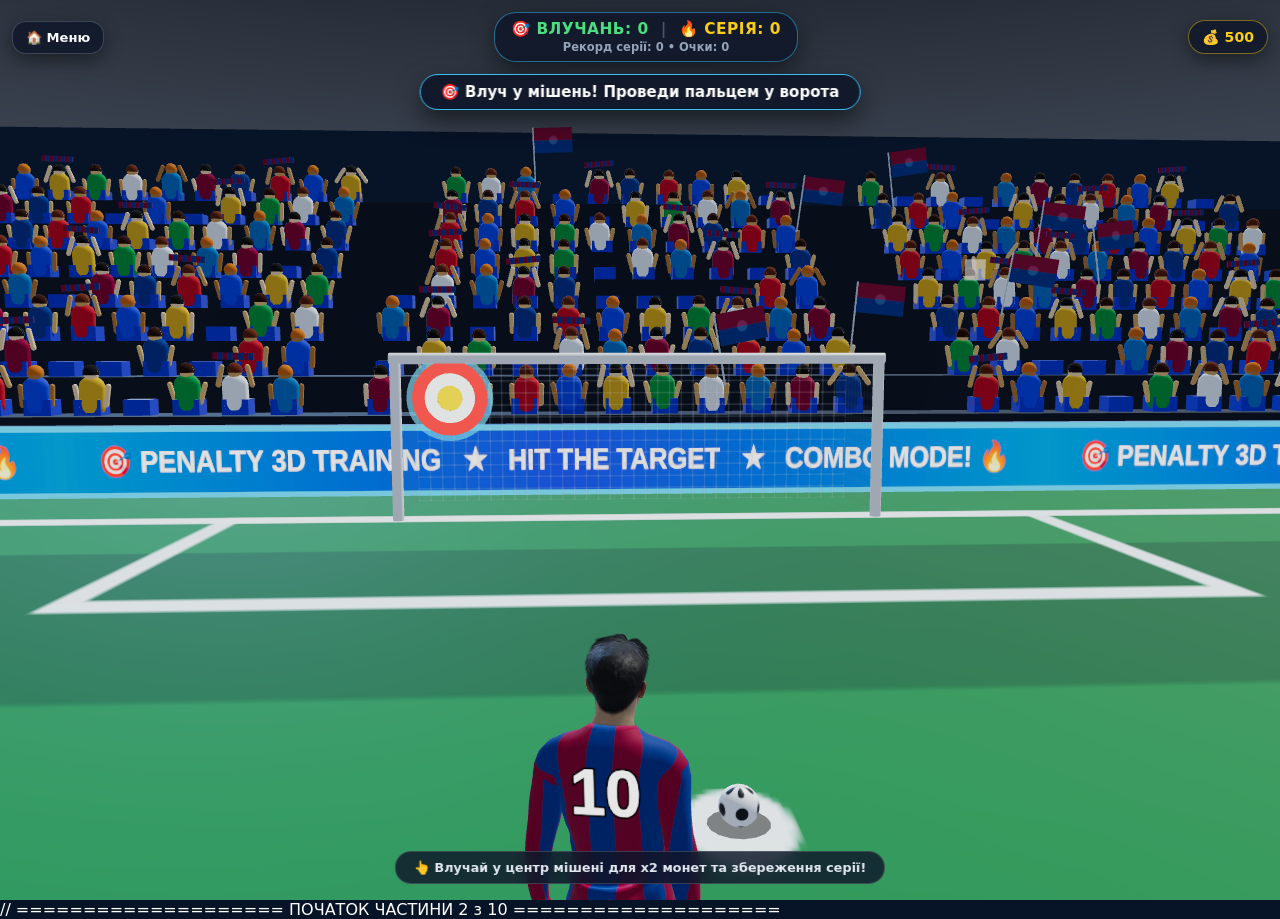
<file: trening.html>
<!-- ==================== ПОЧАТОК ЧАСТИНИ 1 з 10 ==================== -->
<!DOCTYPE html>
<html lang="uk">
<head>
    <meta charset="UTF-8">
    <meta name="viewport" content="width=device-width, initial-scale=1.0, maximum-scale=1.0, user-scalable=no">
    <title>Penalty 3D — Тренування влучності</title>
    <style>
        * { margin: 0; padding: 0; box-sizing: border-box; font-family: 'Segoe UI', system-ui, sans-serif; user-select: none; -webkit-tap-highlight-color: transparent; }
        body { overflow: hidden; background: #071326; color: #ffffff; touch-action: none; }
        #canvas-container { width: 100vw; height: 100vh; display: block; cursor: grab; }
        #canvas-container:active { cursor: grabbing; }

        .ui-layer { position: absolute; inset: 0; pointer-events: none; }

        .top-bar {
            position: absolute; top: 12px; left: 12px; right: 12px;
            display: flex; justify-content: space-between; align-items: center; gap: 8px;
        }
        .home-btn {
            pointer-events: auto; text-decoration: none;
            background: rgba(15, 23, 42, 0.85); backdrop-filter: blur(10px);
            color: #f8fafc; padding: 8px 13px; border-radius: 14px;
            border: 1px solid rgba(255, 255, 255, 0.18);
            font-weight: 800; font-size: 0.82rem;
            box-shadow: 0 6px 18px rgba(0,0,0,0.45);
        }
        .score-board {
            background: rgba(15, 23, 42, 0.88); backdrop-filter: blur(10px);
            padding: 7px 16px; border-radius: 22px;
            border: 1.5px solid rgba(56, 189, 248, 0.5);
            display: flex; flex-direction: column; align-items: center; gap: 2px;
            box-shadow: 0 8px 22px rgba(0,0,0,0.5);
        }
        .score-main {
            display: flex; align-items: center; gap: 12px;
            font-weight: 900; font-size: 0.96rem; letter-spacing: 0.5px;
        }
        .stat-hits { color: #4ade80; }
        .stat-combo { color: #facc15; }
        .stat-best { font-size: 0.72rem; color: #94a3b8; font-weight: 700; }

        .coins-pill {
            background: rgba(15, 23, 42, 0.85); backdrop-filter: blur(10px);
            color: #facc15; padding: 8px 13px; border-radius: 22px;
            border: 1px solid rgba(250, 204, 21, 0.45);
            font-weight: 800; font-size: 0.88rem;
            box-shadow: 0 6px 18px rgba(0,0,0,0.45);
        }

        .status-banner {
            position: absolute; top: 74px; left: 50%; transform: translateX(-50%);
            background: rgba(15, 23, 42, 0.9); backdrop-filter: blur(10px);
            padding: 8px 20px; border-radius: 20px;
            border: 1.5px solid #38bdf8;
            font-weight: 800; font-size: 0.94rem; text-align: center;
            box-shadow: 0 10px 25px rgba(0,0,0,0.5);
            transition: transform 0.2s, border-color 0.2s, color 0.2s;
            white-space: nowrap;
        }
        .status-banner.goal { border-color: #22c55e; color: #4ade80; transform: translateX(-50%) scale(1.08); }
        .status-banner.miss { border-color: #ef4444; color: #f87171; }
        .status-banner.bullseye { border-color: #facc15; color: #fde047; transform: translateX(-50%) scale(1.12); }

        .bottom-hint {
            position: absolute; bottom: 16px; left: 50%; transform: translateX(-50%);
            background: rgba(15, 23, 42, 0.82); backdrop-filter: blur(8px);
            padding: 8px 18px; border-radius: 16px;
            border: 1px solid rgba(255, 255, 255, 0.16);
            font-size: 0.8rem; font-weight: 700; color: #e2e8f0;
            text-align: center; white-space: nowrap;
        }

        #aim-canvas { position: absolute; inset: 0; pointer-events: none; }

        #loader-screen {
            position: absolute; inset: 0; background: #0f172a;
            display: flex; flex-direction: column; justify-content: center; align-items: center;
            z-index: 50; transition: opacity 0.35s;
        }
        .spinner {
            width: 46px; height: 46px;
            border: 4px solid rgba(56, 189, 248, 0.2); border-top-color: #38bdf8;
            border-radius: 50%; animation: spin 1s linear infinite; margin-bottom: 14px;
        }
        @keyframes spin { to { transform: rotate(360deg); } }
    </style>
</head>
<body>

    <div id="loader-screen">
        <div class="spinner"></div>
        <div>Підготовка тренувального поля...</div>
    </div>

    <div id="canvas-container"></div>
    <canvas id="aim-canvas"></canvas>

    <div class="ui-layer">
        <div class="top-bar">
            <a href="index.html" class="home-btn">🏠 Меню</a>
            <div class="score-board">
                <div class="score-main">
                    <span class="stat-hits">🎯 ВЛУЧАНЬ: <b id="hits-count">0</b></span>
                    <span style="color:#475569">|</span>
                    <span class="stat-combo">🔥 СЕРІЯ: <b id="combo-count">0</b></span>
                </div>
                <div class="stat-best">Рекорд серії: <b id="best-combo">0</b> • Очки: <b id="total-points">0</b></div>
            </div>
            <div class="coins-pill" id="arena-coins">💰 500</div>
        </div>

        <div class="status-banner" id="status-banner">🎯 Влуч у мішень! Проведи пальцем у ворота</div>
        <div class="bottom-hint" id="bottom-hint">👆 Влучай у центр мішені для x2 монет та збереження серії!</div>
    </div>

    <script type="importmap">
        {
            "imports": {
                "three": "./libs/three.module.js"
            }
        }
    </script>
<!-- ==================== КІНЕЦЬ ЧАСТИНИ 1 з 10 ==================== -->
// ==================== ПОЧАТОК ЧАСТИНИ 2 з 10 ====================
    <script type="module">
        import * as THREE from 'three';
        import { GLTFLoader } from './libs/GLTFLoader.js';
        import { DRACOLoader } from './libs/DRACOLoader.js';
        import { CATALOG } from './shop-catalog.js';

        if (localStorage.getItem('player_coins') === null) {
            localStorage.setItem('player_coins', '500');
        }
        let coins = Number(localStorage.getItem('player_coins') || 500);

        const coinsEl = document.getElementById('arena-coins');
        const hitsEl = document.getElementById('hits-count');
        const comboEl = document.getElementById('combo-count');
        const bestComboEl = document.getElementById('best-combo');
        const pointsEl = document.getElementById('total-points');
        const bannerEl = document.getElementById('status-banner');

        coinsEl.textContent = `💰 ${coins}`;

        const training = {
            hits: 0,
            combo: 0,
            bestCombo: Number(localStorage.getItem('trening_best_combo') || 0),
            points: 0
        };
        bestComboEl.textContent = training.bestCombo;

        function setBanner(text, type = '') {
            bannerEl.textContent = text;
            bannerEl.className = 'status-banner' + (type ? ' ' + type : '');
        }

        function updateTrainingHUD() {
            hitsEl.textContent = training.hits;
            comboEl.textContent = training.combo;
            pointsEl.textContent = training.points;
            if (training.combo > training.bestCombo) {
                training.bestCombo = training.combo;
                localStorage.setItem('trening_best_combo', String(training.bestCombo));
            }
            bestComboEl.textContent = training.bestCombo;
        }
// ==================== КІНЕЦЬ ЧАСТИНИ 2 з 10 ====================
// ==================== ПОЧАТОК ЧАСТИНИ 3 з 10 ====================
        class ArenaAudio {
            constructor() {
                this.ctx = null;
                this.enabled = localStorage.getItem('stadium_sound') !== 'off';
                this.ambienceStarted = false;
            }
            init() {
                if (!this.enabled) return;
                if (!this.ctx) {
                    const AudioCtx = window.AudioContext || window.webkitAudioContext;
                    if (AudioCtx) this.ctx = new AudioCtx();
                }
                if (this.ctx && this.ctx.state === 'suspended') {
                    this.ctx.resume();
                }
                if (this.ctx && !this.ambienceStarted) {
                    this.startAmbience();
                }
            }
            startAmbience() {
                if (!this.ctx || this.ambienceStarted) return;
                this.ambienceStarted = true;
                const sr = this.ctx.sampleRate;
                const len = sr * 6;
                const buf = this.ctx.createBuffer(1, len, sr);
                const data = buf.getChannelData(0);
                let b0 = 0, b1 = 0, b2 = 0;
                for (let i = 0; i < len; i++) {
                    const t = i / sr;
                    const white = Math.random() * 2 - 1;
                    b0 = 0.997 * b0 + white * 0.025;
                    b1 = 0.985 * b1 + white * 0.045;
                    b2 = 0.950 * b2 + white * 0.080;
                    const chantWave = 0.72 + 0.28 * Math.sin(t * Math.PI * 1.33) * Math.sin(t * Math.PI * 0.33);
                    data[i] = (b0 + b1 + b2) * 0.45 * chantWave;
                }
                const src = this.ctx.createBufferSource();
                src.buffer = buf;
                src.loop = true;
                const filter = this.ctx.createBiquadFilter();
                filter.type = 'bandpass';
                filter.frequency.value = 340;
                filter.Q.value = 0.65;
                const gain = this.ctx.createGain();
                gain.gain.value = 0.16;
                src.connect(filter);
                filter.connect(gain);
                gain.connect(this.ctx.destination);
                src.start();
            }
            playKick() {
                if (!this.enabled) return;
                this.init();
                if (!this.ctx) return;
                const now = this.ctx.currentTime;
                const osc = this.ctx.createOscillator();
                const gain = this.ctx.createGain();
                osc.type = 'sine';
                osc.frequency.setValueAtTime(165, now);
                osc.frequency.exponentialRampToValueAtTime(38, now + 0.14);
                gain.gain.setValueAtTime(0.95, now);
                gain.gain.exponentialRampToValueAtTime(0.001, now + 0.15);
                osc.connect(gain);
                gain.connect(this.ctx.destination);
                osc.start(now);
                osc.stop(now + 0.16);
            }
            playTargetHit(isBullseye) {
                if (!this.enabled) return;
                this.init();
                if (!this.ctx) return;
                const now = this.ctx.currentTime;
                const freqs = isBullseye ? [523.25, 659.25, 783.99, 1046.5] : [440, 587.33];
                freqs.forEach((f, idx) => {
                    const osc = this.ctx.createOscillator();
                    const gain = this.ctx.createGain();
                    osc.type = 'triangle';
                    osc.frequency.setValueAtTime(f, now + idx * 0.06);
                    gain.gain.setValueAtTime(0.38, now + idx * 0.06);
                    gain.gain.exponentialRampToValueAtTime(0.001, now + idx * 0.06 + 0.28);
                    osc.connect(gain);
                    gain.connect(this.ctx.destination);
                    osc.start(now + idx * 0.06);
                    osc.stop(now + idx * 0.06 + 0.3);
                });
            }
            playPost() {
                if (!this.enabled) return;
                this.init();
                if (!this.ctx) return;
                const now = this.ctx.currentTime;
                const osc1 = this.ctx.createOscillator();
                const gain1 = this.ctx.createGain();
                osc1.type = 'sine';
                osc1.frequency.setValueAtTime(118, now);
                osc1.frequency.exponentialRampToValueAtTime(116.2, now + 0.36);
                gain1.gain.setValueAtTime(0.45, now);
                gain1.gain.exponentialRampToValueAtTime(0.001, now + 0.36);
                osc1.connect(gain1);
                gain1.connect(this.ctx.destination);
                osc1.start(now);
                osc1.stop(now + 0.38);
            }
            playCrowd(isHappy) {
                if (!this.enabled) return;
                this.init();
                if (!this.ctx) return;
                const now = this.ctx.currentTime;
                const dur = isHappy ? 1.8 : 1.1;
                const sr = this.ctx.sampleRate;
                const len = Math.floor(sr * dur);
                const buf = this.ctx.createBuffer(1, len, sr);
                const ch = buf.getChannelData(0);
                let last = 0;
                for (let i = 0; i < len; i++) {
                    const p = i / len;
                    last = (last + 0.05 * (Math.random() * 2 - 1)) / 1.05;
                    const env = isHappy
                        ? Math.min(1, p * 9) * Math.pow(1 - p, 0.75)
                        : Math.min(1, p * 7) * Math.pow(1 - p, 1.25);
                    ch[i] = last * 3.8 * env;
                }
                const src = this.ctx.createBufferSource();
                src.buffer = buf;
                const formant = this.ctx.createBiquadFilter();
                formant.type = 'bandpass';
                formant.Q.value = isHappy ? 1.4 : 2.1;
                formant.frequency.setValueAtTime(isHappy ? 420 : 450, now);
                formant.frequency.exponentialRampToValueAtTime(isHappy ? 660 : 210, now + dur);
                const gn = this.ctx.createGain();
                gn.gain.setValueAtTime(isHappy ? 0.65 : 0.45, now);
                gn.gain.exponentialRampToValueAtTime(0.001, now + dur);
                src.connect(formant);
                formant.connect(gn);
                gn.connect(this.ctx.destination);
                src.start(now);
            }
        }
        const arenaAudio = new ArenaAudio();
// ==================== КІНЕЦЬ ЧАСТИНИ 3 з 10 ====================
// ==================== ПОЧАТОК ЧАСТИНИ 4 з 10 ====================
        const container = document.getElementById('canvas-container');
        const scene = new THREE.Scene();
        scene.background = new THREE.Color(0x071326);
        scene.fog = new THREE.FogExp2(0x071326, 0.011);

        const SPOT_Z = -19.86;
        const GOAL_Z = -29.8;
        const GOAL_W = 7.32;
        const GOAL_H = 2.44;
        const GOAL_D = 1.9;

        const camera = new THREE.PerspectiveCamera(48, window.innerWidth / window.innerHeight, 0.1, 180);
        const attackCamPos = new THREE.Vector3(-0.75, 2.75, SPOT_Z + 5.6);
        const attackLookAt = new THREE.Vector3(0, 1.0, GOAL_Z);

        function updateCameraFraming() {
            const aspect = window.innerWidth / window.innerHeight;
            camera.aspect = aspect;
            if (aspect < 1.0) {
                // Вертикальний екран телефону: піднімаємо камеру над головою, віддаляємо назад і розширюємо кут
                camera.fov = 56;
                attackCamPos.set(-0.55, 2.95, SPOT_Z + 6.55);
                attackLookAt.set(0, 0.92, GOAL_Z);
            } else {
                // Горизонтальний екран (ПК / планшет)
                camera.fov = 48;
                attackCamPos.set(-0.85, 2.68, SPOT_Z + 5.35);
                attackLookAt.set(0, 1.05, GOAL_Z);
            }
            camera.position.copy(attackCamPos);
            camera.lookAt(attackLookAt);
            camera.updateProjectionMatrix();
        }
        updateCameraFraming();

        const renderer = new THREE.WebGLRenderer({ antialias: true });
        renderer.setSize(window.innerWidth, window.innerHeight);
        renderer.setPixelRatio(Math.min(window.devicePixelRatio, 2));
        renderer.shadowMap.enabled = true;
        renderer.shadowMap.type = THREE.PCFSoftShadowMap;
        renderer.toneMapping = THREE.ACESFilmicToneMapping;
        renderer.toneMappingExposure = 1.15;
        container.appendChild(renderer.domElement);

        scene.add(new THREE.AmbientLight(0xdbeafe, 1.1));
        const sunLight = new THREE.DirectionalLight(0xffffff, 2.3);
        sunLight.position.set(10, 18, -8);
        sunLight.castShadow = true;
        sunLight.shadow.mapSize.set(2048, 2048);
        scene.add(sunLight);

        const rimLight = new THREE.DirectionalLight(0x93c5fd, 1.15);
        rimLight.position.set(-12, 14, -36);
        scene.add(rimLight);

        function createPitchTexture() {
            const canvas = document.createElement('canvas');
            canvas.width = 1024;
            canvas.height = 1024;
            const ctx = canvas.getContext('2d');

            const stripeCount = 12;
            const stripeH = 1024 / stripeCount;
            for (let i = 0; i < stripeCount; i++) {
                ctx.fillStyle = i % 2 === 0 ? '#15803d' : '#166534';
                ctx.fillRect(0, i * stripeH, 1024, stripeH);
            }

            ctx.strokeStyle = 'rgba(255, 255, 255, 0.92)';
            ctx.fillStyle = 'rgba(255, 255, 255, 0.92)';
            ctx.lineWidth = 7;
            ctx.strokeRect(48, 48, 928, 928);

            ctx.beginPath();
            ctx.moveTo(48, 512);
            ctx.lineTo(976, 512);
            ctx.stroke();

            ctx.beginPath();
            ctx.arc(512, 512, 95, 0, Math.PI * 2);
            ctx.stroke();

            ctx.strokeRect(236, 48, 552, 210);
            ctx.strokeRect(374, 48, 276, 78);
            ctx.beginPath();
            ctx.arc(512, 204, 7, 0, Math.PI * 2);
            ctx.fill();
            ctx.beginPath();
            ctx.arc(512, 204, 88, 0.22 * Math.PI, 0.78 * Math.PI);
            ctx.stroke();

            const tex = new THREE.CanvasTexture(canvas);
            tex.colorSpace = THREE.SRGBColorSpace;
            tex.anisotropy = 8;
            return tex;
        }

        const stadiumGroup = new THREE.Group();
        scene.add(stadiumGroup);

        const pitch = new THREE.Mesh(
            new THREE.PlaneGeometry(46, 66),
            new THREE.MeshStandardMaterial({ map: createPitchTexture(), roughness: 0.85 })
        );
        pitch.rotation.x = -Math.PI / 2;
        pitch.receiveShadow = true;
        stadiumGroup.add(pitch);

        const track = new THREE.Mesh(
            new THREE.PlaneGeometry(66, 86),
            new THREE.MeshStandardMaterial({ color: 0x1e293b, roughness: 0.9 })
        );
        track.rotation.x = -Math.PI / 2;
        track.position.y = -0.02;
        stadiumGroup.add(track);
// ==================== КІНЕЦЬ ЧАСТИНИ 4 з 10 ====================
// ==================== ПОЧАТОК ЧАСТИНИ 5А ====================
        function createBannerTexture() {
            const c = document.createElement('canvas');
            c.width = 2048; c.height = 128;
            const ctx = c.getContext('2d');
            const g = ctx.createLinearGradient(0, 0, 2048, 0);
            g.addColorStop(0, '#0284c7'); g.addColorStop(0.5, '#1d4ed8'); g.addColorStop(1, '#0284c7');
            ctx.fillStyle = g; ctx.fillRect(0, 0, 2048, 128);
            ctx.fillStyle = '#38bdf8'; ctx.fillRect(0, 0, 2048, 10); ctx.fillRect(0, 118, 2048, 10);
            ctx.fillStyle = '#ffffff'; ctx.font = '900 54px "Segoe UI", sans-serif';
            ctx.textAlign = 'center'; ctx.textBaseline = 'middle';
            ctx.fillText('🎯 PENALTY 3D TRAINING   ★   HIT THE TARGET   ★   COMBO MODE! 🔥', 1024, 66);
            const tex = new THREE.CanvasTexture(c);
            tex.wrapS = THREE.RepeatWrapping; tex.repeat.set(3, 1); tex.colorSpace = THREE.SRGBColorSpace;
            return tex;
        }
        const bannerTex = createBannerTexture();
        const adMat = new THREE.MeshBasicMaterial({ map: bannerTex });

        const adBack = new THREE.Mesh(new THREE.BoxGeometry(52, 1.25, 0.25), adMat);
        adBack.position.set(0, 0.62, -32.4);
        const adLeft = new THREE.Mesh(new THREE.BoxGeometry(0.25, 1.25, 66), adMat);
        adLeft.position.set(-24.2, 0.62, 0);
        const adRight = new THREE.Mesh(new THREE.BoxGeometry(0.25, 1.25, 66), adMat);
        adRight.position.set(24.2, 0.62, 0);
        stadiumGroup.add(adBack, adLeft, adRight);

        // Кольори форми гравця для прапорів та фаєрів
        const eqJId = localStorage.getItem('eq_jerseys') || 'j1';
        const eqJersey = CATALOG.jerseys.find(x => x.id === eqJId) || CATALOG.jerseys.at(0);
        const clubCol1 = new THREE.Color(eqJersey.c1 || '#2563eb');
        const clubCol2 = new THREE.Color(eqJersey.c2 || '#facc15');

        const tierMat = new THREE.MeshStandardMaterial({ color: 0x1e293b, roughness: 0.85 });
        const roofMat = new THREE.MeshStandardMaterial({ color: 0x0f172a, metalness: 0.6, roughness: 0.35 });
        const fanPositions = [];
        const seatPositions = [];
        const jerseyColors = [clubCol1.getHex(), clubCol2.getHex(), 0xdc2626, 0x2563eb, 0xeab308, 0x16a34a, 0xf8fafc, 0x0284c7];
        const skinColors = [0xffdbac, 0xf1c27d, 0xe0ac69, 0xc68642];
        const hairColors = [0x1c1917, 0x451a03, 0x78350f, 0xd97706];

        for (let r = 0; r < 8; r++) {
            const rowY = 1.35 + r * 0.68;
            const zDist = 33.6 + r * 1.02;
            const stepW = 54 + r * 2;
            const step = new THREE.Mesh(new THREE.BoxGeometry(stepW, 0.68, 1.05), tierMat);
            step.position.set(0, rowY - 0.34, -zDist);
            stadiumGroup.add(step);

            for (let x = -stepW * 0.46; x <= stepW * 0.46; x += 0.88) {
                if (Math.abs((Math.abs(x) % 11) - 5.5) < 0.75) continue;
                seatPositions.push({ x, y: rowY + 0.12, z: -zDist });
                if (Math.random() > 0.16) {
                    fanPositions.push({
                        x: x + (Math.random() - 0.5) * 0.12,
                        y: rowY,
                        z: -zDist + 0.08,
                        phase: Math.random() * 6.28,
                        skinHex: skinColors.at(fanPositions.length % skinColors.length)
                    });
                }
            }
        }

        const backRoof = new THREE.Mesh(new THREE.BoxGeometry(70, 0.45, 12), roofMat);
        backRoof.position.set(0, 8.8, -38.0);
        stadiumGroup.add(backRoof);

        const dummy = new THREE.Object3D();
        const tmpColor = new THREE.Color();

        const seatsInst = new THREE.InstancedMesh(new THREE.BoxGeometry(0.48, 0.34, 0.38), new THREE.MeshStandardMaterial({ color: 0x1d4ed8, roughness: 0.45 }), seatPositions.length);
        seatPositions.forEach((s, i) => {
            dummy.position.set(s.x, s.y, s.z);
            dummy.updateMatrix();
            seatsInst.setMatrixAt(i, dummy.matrix);
        });
        seatsInst.instanceMatrix.needsUpdate = true;
        stadiumGroup.add(seatsInst);

        const fCnt = fanPositions.length;
        const torsosInst = new THREE.InstancedMesh(new THREE.CapsuleGeometry(0.21, 0.34, 6, 10), new THREE.MeshStandardMaterial({ roughness: 0.72 }), fCnt);
        const headsInst = new THREE.InstancedMesh(new THREE.SphereGeometry(0.135, 10, 10), new THREE.MeshStandardMaterial({ roughness: 0.55 }), fCnt);
        const hairsInst = new THREE.InstancedMesh(new THREE.SphereGeometry(0.142, 10, 8, 0, Math.PI * 2, 0, Math.PI * 0.58), new THREE.MeshStandardMaterial({ roughness: 0.85 }), fCnt);
        const armsInst = new THREE.InstancedMesh(new THREE.CapsuleGeometry(0.05, 0.34, 4, 8), new THREE.MeshStandardMaterial({ roughness: 0.55 }), fCnt * 2);

        fanPositions.forEach((f, i) => {
            dummy.position.set(f.x, f.y + 0.34, f.z);
            dummy.scale.set(1.15, 1.0, 0.68);
            dummy.updateMatrix();
            torsosInst.setMatrixAt(i, dummy.matrix);
            tmpColor.setHex(jerseyColors.at(i % jerseyColors.length));
            torsosInst.setColorAt(i, tmpColor);

            dummy.position.set(f.x, f.y + 0.76, f.z);
            dummy.scale.set(0.95, 1.08, 0.98);
            dummy.updateMatrix();
            headsInst.setMatrixAt(i, dummy.matrix);
            tmpColor.setHex(f.skinHex);
            headsInst.setColorAt(i, tmpColor);

            dummy.position.set(f.x, f.y + 0.775, f.z);
            dummy.scale.set(0.98, 1.05, 1.02);
            dummy.updateMatrix();
            hairsInst.setMatrixAt(i, dummy.matrix);
            tmpColor.setHex(hairColors.at(i % hairColors.length));
            hairsInst.setColorAt(i, tmpColor);

            dummy.scale.set(1, 1, 1);
            dummy.position.set(f.x - 0.27, f.y + 0.36, f.z);
            dummy.rotation.set(0, 0, 0.14);
            dummy.updateMatrix();
            armsInst.setMatrixAt(i * 2, dummy.matrix);
            armsInst.setColorAt(i * 2, tmpColor.setHex(f.skinHex));

            dummy.position.set(f.x + 0.27, f.y + 0.36, f.z);
            dummy.rotation.set(0, 0, -0.14);
            dummy.updateMatrix();
            armsInst.setMatrixAt(i * 2 + 1, dummy.matrix);
            armsInst.setColorAt(i * 2 + 1, tmpColor);
            dummy.rotation.set(0, 0, 0);
        });
        [torsosInst, headsInst, hairsInst, armsInst].forEach(m => {
            m.instanceMatrix.needsUpdate = true;
            if (m.instanceColor) m.instanceColor.needsUpdate = true;
            stadiumGroup.add(m);
        });
// ==================== КІНЕЦЬ ЧАСТИНИ 5А ====================
 // ==================== ПОЧАТОК ЧАСТИНИ 5Б-1 ====================
        // 1. ПРАПОРИ В КОЛЬОРАХ ФОРМИ ГРАВЦЯ (менше штук і коротші держаки)
        function createClubFlagTexture(c1, c2) {
            const c = document.createElement('canvas');
            c.width = 256; c.height = 160;
            const ctx = c.getContext('2d');
            ctx.fillStyle = c1; ctx.fillRect(0, 0, 256, 80);
            ctx.fillStyle = c2; ctx.fillRect(0, 80, 256, 80);
            ctx.fillStyle = 'rgba(255,255,255,0.28)';
            ctx.beginPath(); ctx.arc(128, 80, 28, 0, Math.PI * 2); ctx.fill();
            const tex = new THREE.CanvasTexture(c);
            tex.colorSpace = THREE.SRGBColorSpace;
            return tex;
        }
        const flagTex = createClubFlagTexture(eqJersey.c1 || '#2563eb', eqJersey.c2 || '#facc15');
        const flagMat = new THREE.MeshStandardMaterial({ map: flagTex, side: THREE.DoubleSide, roughness: 0.6 });
        const poleMat = new THREE.MeshStandardMaterial({ color: 0xe2e8f0, metalness: 0.6, roughness: 0.3 });

        const stadiumFlags = [];
        const flagFanIndices = new Set();
        for (let i = 0; i < 8; i++) {
            const fanIdx = Math.floor(((i + 0.5) / 8) * fanPositions.length);
            const fan = fanPositions[fanIdx];
            if (!fan) continue;
            flagFanIndices.add(fanIdx);

            const flagPivot = new THREE.Group();
            flagPivot.position.set(fan.x + 0.24, fan.y + 0.55, fan.z + 0.1);

            const pole = new THREE.Mesh(new THREE.CylinderGeometry(0.018, 0.018, 1.35, 8), poleMat);
            pole.position.y = 0.65;
            const cloth = new THREE.Mesh(new THREE.PlaneGeometry(0.95, 0.60, 8, 4), flagMat);
            cloth.position.set(0.49, 1.02, 0);

            flagPivot.add(pole, cloth);
            stadiumGroup.add(flagPivot);
            stadiumFlags.push({ pivot: flagPivot, cloth, phase: Math.random() * 6.28 });
        }

        // 2. ФАНАТСЬКІ ШАРФИ В КОЛЬОРАХ ФОРМИ ГРАВЦЯ (тримають у піднятих руках)
        function createClubScarfTexture(c1, c2) {
            const c = document.createElement('canvas');
            c.width = 256; c.height = 64;
            const ctx = c.getContext('2d');
            const stripes = 8;
            const w = 256 / stripes;
            for (let i = 0; i < stripes; i++) {
                ctx.fillStyle = i % 2 === 0 ? c1 : c2;
                ctx.fillRect(i * w, 0, w, 64);
            }
            const tex = new THREE.CanvasTexture(c);
            tex.colorSpace = THREE.SRGBColorSpace;
            return tex;
        }
        const scarfTex = createClubScarfTexture(eqJersey.c1 || '#2563eb', eqJersey.c2 || '#facc15');
        const scarfMat = new THREE.MeshStandardMaterial({ map: scarfTex, roughness: 0.75 });
        const scarfGeo = new THREE.BoxGeometry(0.74, 0.13, 0.035);

        const scarfFanIndices = [];
        for (let i = 0; i < fanPositions.length; i++) {
            if (!flagFanIndices.has(i) && i % 6 === 2) {
                scarfFanIndices.push(i);
            }
        }
        const scarfFanSet = new Set(scarfFanIndices);
        const scarfsInst = new THREE.InstancedMesh(scarfGeo, scarfMat, Math.max(1, scarfFanIndices.length));
        stadiumGroup.add(scarfsInst);

        // 3. СПАЛАХИ ФОТОКАМЕР НА ТРИБУНАХ
        const cameraFlashes = [];
        const flashGeo = new THREE.PlaneGeometry(0.42, 0.42);
        for (let i = 0; i < 24; i++) {
            const mat = new THREE.MeshBasicMaterial({ color: 0xffffff, transparent: true, opacity: 0, side: THREE.DoubleSide, depthWrite: false });
            const m = new THREE.Mesh(flashGeo, mat);
            stadiumGroup.add(m);
            cameraFlashes.push({ mesh: m, timer: Math.random() * 4.0, life: 0 });
        }

        // 4. ФАЄРИ ТА КОЛЬОРОВИЙ ДИМ НА ТРИБУНАХ
        const flares = [];
        const smokeParticles = [];
        const smokeGeo = new THREE.SphereGeometry(0.28, 8, 8);
        for (let i = 0; i < 8; i++) {
            const fan = fanPositions[Math.floor(((i + 0.5) / 8) * fanPositions.length)];
            const flareLight = new THREE.Mesh(
                new THREE.SphereGeometry(0.16, 10, 10),
                new THREE.MeshBasicMaterial({ color: 0xffedd5 })
            );
            flareLight.position.set(fan ? fan.x : (i - 3.5) * 6, fan ? fan.y + 1.05 : 2.5, fan ? fan.z + 0.25 : -34.5);
            flareLight.visible = false;
            stadiumGroup.add(flareLight);
            flares.push({ mesh: flareLight, activeTimer: 0, spawnAccum: 0, colorHex: i % 2 === 0 ? clubCol1.getHex() : 0xff5722 });
        }

        let crowdCheerTimer = 0;
        function triggerStadiumCelebration(big = false) {
            crowdCheerTimer = big ? 3.2 : 2.0;
            const count = big ? flares.length : 4;
            for (let i = 0; i < count; i++) {
                const fl = flares[(i + Math.floor(Math.random() * flares.length)) % flares.length];
                fl.activeTimer = big ? 3.8 : 2.4;
                fl.mesh.visible = true;
            }
            cameraFlashes.forEach((cf, idx) => {
                if (idx % 2 === 0 || big) {
                    const f = fanPositions[Math.floor(Math.random() * fanPositions.length)];
                    if (f) cf.mesh.position.set(f.x, f.y + 0.85, f.z + 0.35);
                    cf.life = 0.22;
                }
            });
        }
// ==================== КІНЕЦЬ ЧАСТИНИ 5Б-1 ====================
// ==================== ПОЧАТОК ЧАСТИНИ 5Б-2 ====================
        function updateLiveFans(dt, nowSec) {
            if (crowdCheerTimer > 0) crowdCheerTimer = Math.max(0, crowdCheerTimer - dt);
            const cheerBoost = crowdCheerTimer > 0 ? 1.0 : 0.0;

            for (let i = 0; i < fCnt; i++) {
                const f = fanPositions[i];
                const hasScarf = scarfFanSet.has(i);
                const wave = Math.sin(nowSec * (3.2 + cheerBoost * 5.5) + f.phase);
                const jumpY = cheerBoost > 0 ? Math.abs(wave) * 0.24 : Math.max(0, wave) * 0.04;

                dummy.position.set(f.x, f.y + 0.34 + jumpY, f.z);
                dummy.scale.set(1.15, 1.0, 0.68);
                dummy.rotation.set(0, 0, Math.cos(nowSec * 2.5 + f.phase) * 0.06);
                dummy.updateMatrix();
                torsosInst.setMatrixAt(i, dummy.matrix);

                dummy.position.set(f.x, f.y + 0.76 + jumpY, f.z);
                dummy.scale.set(0.95, 1.08, 0.98);
                dummy.rotation.set(0, 0, 0);
                dummy.updateMatrix();
                headsInst.setMatrixAt(i, dummy.matrix);

                dummy.position.set(f.x, f.y + 0.775 + jumpY, f.z);
                dummy.scale.set(0.98, 1.05, 1.02);
                dummy.updateMatrix();
                hairsInst.setMatrixAt(i, dummy.matrix);

                // Вболівальники з шарфами завжди тримають руки вгорі з розтягнутим шарфом
                const raiseArms = hasScarf || cheerBoost > 0 || (i % 5 === 0 && wave > 0.5);
                const armAngle = hasScarf
                    ? 2.85 + Math.sin(nowSec * 5 + f.phase) * 0.08
                    : (raiseArms ? 2.65 + Math.sin(nowSec * 10 + f.phase) * 0.22 : 0.16 + wave * 0.12);
                const armY = f.y + (raiseArms ? 0.68 : 0.36) + jumpY;

                dummy.scale.set(1, 1, 1);
                dummy.position.set(f.x - 0.27, armY, f.z);
                dummy.rotation.set(0, 0, armAngle);
                dummy.updateMatrix();
                armsInst.setMatrixAt(i * 2, dummy.matrix);

                dummy.position.set(f.x + 0.27, armY, f.z);
                dummy.rotation.set(0, 0, -armAngle);
                dummy.updateMatrix();
                armsInst.setMatrixAt(i * 2 + 1, dummy.matrix);
            }
            torsosInst.instanceMatrix.needsUpdate = true;
            headsInst.instanceMatrix.needsUpdate = true;
            hairsInst.instanceMatrix.needsUpdate = true;
            armsInst.instanceMatrix.needsUpdate = true;

            // Оновлення позицій шарфів у руках
            for (let sIdx = 0; sIdx < scarfFanIndices.length; sIdx++) {
                const f = fanPositions[scarfFanIndices[sIdx]];
                if (!f) continue;
                const wave = Math.sin(nowSec * (3.2 + cheerBoost * 5.5) + f.phase);
                const jumpY = cheerBoost > 0 ? Math.abs(wave) * 0.24 : Math.max(0, wave) * 0.04;
                dummy.position.set(f.x, f.y + 1.04 + jumpY, f.z + 0.05);
                dummy.rotation.set(0, 0, Math.sin(nowSec * 4.5 + f.phase) * 0.09);
                dummy.scale.set(1, 1, 1);
                dummy.updateMatrix();
                scarfsInst.setMatrixAt(sIdx, dummy.matrix);
            }
            scarfsInst.instanceMatrix.needsUpdate = true;

            // Хвиля прапорів
            stadiumFlags.forEach((fl) => {
                const spd = 3.5 + cheerBoost * 4.5;
                fl.pivot.rotation.z = Math.sin(nowSec * spd + fl.phase) * (0.18 + cheerBoost * 0.22);
                fl.pivot.rotation.x = Math.cos(nowSec * 2.8 + fl.phase) * 0.12;
                fl.cloth.rotation.y = Math.sin(nowSec * 6.0 + fl.phase) * 0.25;
            });

            // Спалахи фотоапаратів
            cameraFlashes.forEach((cf) => {
                if (cf.life > 0) {
                    cf.life -= dt;
                    cf.mesh.material.opacity = Math.max(0, cf.life / 0.22);
                    cf.mesh.scale.setScalar(0.8 + (0.22 - cf.life) * 3.2);
                } else {
                    cf.mesh.material.opacity = 0;
                    cf.timer -= dt * (1 + cheerBoost * 3.5);
                    if (cf.timer <= 0) {
                        cf.timer = 1.5 + Math.random() * 4.5;
                        const f = fanPositions[Math.floor(Math.random() * fanPositions.length)];
                        if (f) cf.mesh.position.set(f.x, f.y + 0.85, f.z + 0.35);
                        cf.life = 0.18;
                    }
                }
            });

            // Фаєри та дим
            flares.forEach((fl) => {
                if (fl.activeTimer > 0) {
                    fl.activeTimer -= dt;
                    fl.mesh.scale.setScalar(0.85 + Math.random() * 0.55);
                    fl.spawnAccum += dt;
                    if (fl.spawnAccum >= 0.08) {
                        fl.spawnAccum = 0;
                        const smMat = new THREE.MeshBasicMaterial({ color: fl.colorHex, transparent: true, opacity: 0.65, depthWrite: false });
                        const sm = new THREE.Mesh(smokeGeo, smMat);
                        sm.position.copy(fl.mesh.position);
                        sm.position.x += (Math.random() - 0.5) * 0.2;
                        stadiumGroup.add(sm);
                        smokeParticles.push({
                            mesh: sm,
                            vx: (Math.random() - 0.5) * 0.65,
                            vy: 1.35 + Math.random() * 0.8,
                            life: 1.8
                        });
                    }
                    if (fl.activeTimer <= 0) fl.mesh.visible = false;
                }
            });

            for (let i = smokeParticles.length - 1; i >= 0; i--) {
                const sp = smokeParticles[i];
                sp.life -= dt;
                sp.mesh.position.x += sp.vx * dt;
                sp.mesh.position.y += sp.vy * dt;
                sp.mesh.scale.addScalar(dt * 1.6);
                sp.mesh.material.opacity = Math.max(0, (sp.life / 1.8) * 0.55);
                if (sp.life <= 0) {
                    stadiumGroup.remove(sp.mesh);
                    sp.mesh.geometry.dispose();
                    sp.mesh.material.dispose();
                    smokeParticles.splice(i, 1);
                }
            }
        }
// ==================== КІНЕЦЬ ЧАСТИНИ 5Б-2 ====================
// ==================== ПОЧАТОК ЧАСТИНИ 6 з 10 ====================
        const goalGroup = new THREE.Group();
        goalGroup.position.set(0, 0, GOAL_Z);
        scene.add(goalGroup);

        const postMat = new THREE.MeshStandardMaterial({ color: 0xffffff, roughness: 0.25, metalness: 0.15 });
        const postGeo = new THREE.CylinderGeometry(0.085, 0.085, GOAL_H, 16);
        const barGeo = new THREE.CylinderGeometry(0.085, 0.085, GOAL_W + 0.17, 16);

        const leftPost = new THREE.Mesh(postGeo, postMat);
        leftPost.position.set(-GOAL_W / 2, GOAL_H / 2, 0);
        leftPost.castShadow = true;

        const rightPost = new THREE.Mesh(postGeo, postMat);
        rightPost.position.set(GOAL_W / 2, GOAL_H / 2, 0);
        rightPost.castShadow = true;

        const crossbar = new THREE.Mesh(barGeo, postMat);
        crossbar.rotation.z = Math.PI / 2;
        crossbar.position.set(0, GOAL_H, 0);
        crossbar.castShadow = true;

        const netTexCanvas = document.createElement('canvas');
        netTexCanvas.width = 64; netTexCanvas.height = 64;
        const nctx = netTexCanvas.getContext('2d');
        nctx.strokeStyle = 'rgba(255,255,255,0.55)';
        nctx.lineWidth = 3;
        nctx.strokeRect(0, 0, 64, 64);
        const netTex = new THREE.CanvasTexture(netTexCanvas);
        netTex.wrapS = THREE.RepeatWrapping;
        netTex.wrapT = THREE.RepeatWrapping;
        netTex.repeat.set(36, 12);

        const netPlaneMat = new THREE.MeshBasicMaterial({ map: netTex, transparent: true, side: THREE.DoubleSide, depthWrite: false });
        const backNetGeo = new THREE.PlaneGeometry(GOAL_W, GOAL_H, 24, 10);
        const backNetBase = backNetGeo.attributes.position.array.slice();
        const backNet = new THREE.Mesh(backNetGeo, netPlaneMat);
        backNet.position.set(0, GOAL_H / 2, -GOAL_D);

        const topNet = new THREE.Mesh(new THREE.PlaneGeometry(GOAL_W, GOAL_D), netPlaneMat);
        topNet.rotation.x = Math.PI / 2;
        topNet.position.set(0, GOAL_H, -GOAL_D / 2);

        const sideNetMat = new THREE.MeshBasicMaterial({ map: netTex.clone(), transparent: true, side: THREE.DoubleSide, depthWrite: false });
        sideNetMat.map.repeat.set(10, 12);
        const leftNet = new THREE.Mesh(new THREE.PlaneGeometry(GOAL_D, GOAL_H), sideNetMat);
        leftNet.rotation.y = Math.PI / 2;
        leftNet.position.set(-GOAL_W / 2, GOAL_H / 2, -GOAL_D / 2);

        const rightNet = new THREE.Mesh(new THREE.PlaneGeometry(GOAL_D, GOAL_H), sideNetMat);
        rightNet.rotation.y = -Math.PI / 2;
        rightNet.position.set(GOAL_W / 2, GOAL_H / 2, -GOAL_D / 2);

        goalGroup.add(leftPost, rightPost, crossbar, backNet, topNet, leftNet, rightNet);

        // 3D-мішень у воротах
        const targetGroup = new THREE.Group();
        scene.add(targetGroup);

        const TARGET_RADIUS = 0.54;
        const outerRing = new THREE.Mesh(
            new THREE.RingGeometry(0.36, TARGET_RADIUS, 36),
            new THREE.MeshBasicMaterial({ color: 0xef4444, side: THREE.DoubleSide })
        );
        const midRing = new THREE.Mesh(
            new THREE.RingGeometry(0.18, 0.36, 36),
            new THREE.MeshBasicMaterial({ color: 0xffffff, side: THREE.DoubleSide })
        );
        const bullseyeCircle = new THREE.Mesh(
            new THREE.CircleGeometry(0.18, 32),
            new THREE.MeshBasicMaterial({ color: 0xfacc15, side: THREE.DoubleSide })
        );
        const targetGlow = new THREE.Mesh(
            new THREE.RingGeometry(TARGET_RADIUS, TARGET_RADIUS + 0.08, 36),
            new THREE.MeshBasicMaterial({ color: 0x38bdf8, transparent: true, opacity: 0.75, side: THREE.DoubleSide })
        );
        targetGroup.add(outerRing, midRing, bullseyeCircle, targetGlow);

        const targetState = {
            baseX: 0,
            baseY: 1.2,
            x: 0,
            y: 1.2,
            moving: false,
            moveSpeed: 0,
            movePhase: 0,
            hitFlash: 0
        };

        function spawnNewTarget() {
            const zones = [
                { x: -2.85, y: 1.85 }, // ліва 9-ка
                { x: 2.85, y: 1.85 },  // права 9-ка
                { x: -2.85, y: 0.58 }, // лівий низ
                { x: 2.85, y: 0.58 },  // правий низ
                { x: 0.0, y: 1.88 },   // верх центр
                { x: -1.45, y: 1.25 }, // лівий центр
                { x: 1.45, y: 1.25 }   // правий центр
            ];
            let next = zones[Math.floor(Math.random() * zones.length)];
            if (Math.hypot(next.x - targetState.baseX, next.y - targetState.baseY) < 0.8) {
                next = zones[(zones.indexOf(next) + 2) % zones.length];
            }

            targetState.baseX = next.x;
            targetState.baseY = next.y;
            targetState.x = next.x;
            targetState.y = next.y;
            targetState.movePhase = Math.random() * Math.PI * 2;

            // Починаючи з серії 3 мішень починає рухатися
            targetState.moving = training.combo >= 3;
            targetState.moveSpeed = targetState.moving ? Math.min(2.6, 1.1 + training.combo * 0.15) : 0;

            targetGroup.position.set(targetState.x, targetState.y, GOAL_Z + 0.04);
            targetGroup.scale.setScalar(1.0);
        }
        spawnNewTarget();
// ==================== КІНЕЦЬ ЧАСТИНИ 6 з 10 ====================
// ==================== ПОЧАТОК ЧАСТИНИ 7 з 10 ====================
        function createBallTexture(c1, c2) {
            const c = document.createElement('canvas');
            c.width = 256; c.height = 128;
            const ctx = c.getContext('2d');
            ctx.fillStyle = c1; ctx.fillRect(0, 0, 256, 128);
            ctx.fillStyle = c2;
            for (let x = 16; x < 256; x += 48) {
                for (let y = 20; y < 128; y += 44) {
                    ctx.beginPath(); ctx.arc(x, y, 13, 0, Math.PI * 2); ctx.fill();
                }
            }
            const tex = new THREE.CanvasTexture(c);
            tex.colorSpace = THREE.SRGBColorSpace;
            return tex;
        }

        function createJerseyTexture(jersey) {
            const c = document.createElement('canvas');
            c.width = 512; c.height = 512;
            const ctx = c.getContext('2d');
            ctx.fillStyle = jersey.c1; ctx.fillRect(0, 0, 512, 512);
            ctx.fillStyle = jersey.c2;
            if (jersey.pattern === 'stripes') { for (let x = 0; x < 512; x += 44) ctx.fillRect(x, 0, 22, 512); }
            else if (jersey.pattern === 'hoops') { for (let y = 0; y < 512; y += 44) ctx.fillRect(0, y, 512, 22); }
            else if (jersey.pattern === 'half') { ctx.fillRect(105, 0, 60, 512); ctx.fillRect(265, 0, 85, 512); }
            else if (jersey.pattern === 'centerBand') { ctx.fillRect(85, 0, 45, 512); ctx.fillRect(245, 0, 45, 512); }
            else if (jersey.pattern === 'chestBand') { ctx.fillRect(0, 160, 512, 130); }
            else if (jersey.pattern === 'sash') { ctx.beginPath(); ctx.moveTo(0, 0); ctx.lineTo(120, 0); ctx.lineTo(512, 512); ctx.lineTo(392, 512); ctx.closePath(); ctx.fill(); }
            else if (jersey.pattern === 'sleeves') { ctx.fillRect(203, 0, 22, 512); ctx.fillRect(398, 0, 114, 512); }
            const tex = new THREE.CanvasTexture(c);
            tex.flipY = false; tex.colorSpace = THREE.SRGBColorSpace;
            return tex;
        }

        function createBackNumberTexture(num, numCol) {
            const c = document.createElement('canvas');
            c.width = 256; c.height = 256;
            const ctx = c.getContext('2d');
            ctx.fillStyle = numCol;
            ctx.strokeStyle = numCol === '#000000' ? '#ffffff' : '#000000';
            ctx.lineWidth = 10;
            ctx.font = '900 165px "Segoe UI", sans-serif';
            ctx.textAlign = 'center'; ctx.textBaseline = 'middle';
            ctx.strokeText(num, 128, 128);
            ctx.fillText(num, 128, 128);
            const tex = new THREE.CanvasTexture(c);
            tex.colorSpace = THREE.SRGBColorSpace;
            return tex;
        }

        const ballId = localStorage.getItem('eq_balls') || 'ball1';
        const ballItem = CATALOG.balls.find(x => x.id === ballId) || CATALOG.balls.at(0);

        const BALL_R = 0.115;
        const ballMesh = new THREE.Mesh(
            new THREE.SphereGeometry(BALL_R, 28, 28),
            new THREE.MeshStandardMaterial({ map: createBallTexture(ballItem.c1, ballItem.c2), roughness: 0.35 })
        );
        ballMesh.position.set(0, BALL_R, SPOT_Z);
        ballMesh.castShadow = true;
        scene.add(ballMesh);

        const ballShadow = new THREE.Mesh(
            new THREE.CircleGeometry(0.18, 16),
            new THREE.MeshBasicMaterial({ color: 0x000000, transparent: true, opacity: 0.42 })
        );
        ballShadow.rotation.x = -Math.PI / 2;
        ballShadow.position.set(0, 0.01, SPOT_Z);
        scene.add(ballShadow);

        const strikerContainer = new THREE.Group();
        const STRIKER_START = new THREE.Vector3(-0.75, 0, SPOT_Z + 2.35);
        strikerContainer.position.copy(STRIKER_START);
        strikerContainer.rotation.y = Math.PI - 0.25;
        scene.add(strikerContainer);

        const strikerBones = {};
        let strikerMixer = null;

        function hideLoader() {
            const el = document.getElementById('loader-screen');
            if (el) {
                el.style.opacity = '0';
                setTimeout(() => { el.style.display = 'none'; }, 350);
            }
        }
        setTimeout(hideLoader, 2500);

        function setupStrikerModel(gltf) {
            const model = gltf.scene || (gltf.scenes && gltf.scenes.at(0));
            if (!model) return;

            const anim = gltf.animations && gltf.animations.at(0);
            if (anim) {
                strikerMixer = new THREE.AnimationMixer(model);
                const action = strikerMixer.clipAction(anim);
                action.play();
                strikerMixer.update(0.01);
            }

            const jId = localStorage.getItem('eq_jerseys') || 'j1';
            const sId = localStorage.getItem('eq_shorts') || 's1';
            const bId = localStorage.getItem('eq_boots') || 'b1';
            const num = localStorage.getItem('eq_number') || '10';
            const numCol = localStorage.getItem('eq_numColor') || '#ffffff';

            const jersey = CATALOG.jerseys.find(x => x.id === jId) || CATALOG.jerseys.at(0);
            const shortItem = CATALOG.shorts.find(x => x.id === sId) || CATALOG.shorts.at(0);
            const bootItem = CATALOG.boots.find(x => x.id === bId) || CATALOG.boots.at(0);

            const strikerShirtMat = new THREE.MeshStandardMaterial({ map: createJerseyTexture(jersey), roughness: 0.7 });
            const strikerShortMat = new THREE.MeshStandardMaterial({ color: shortItem.c1, roughness: 0.75 });

            let spineBone = null;
            model.traverse((child) => {
                if (child.isBone && child.name) {
                    const n = child.name.toLowerCase();
                    strikerBones[n] = child;
                    if (n.includes('spine2') || (!spineBone && n.includes('spine1'))) spineBone = child;
                }
                if (!child.isMesh || !child.material) return;
                child.castShadow = true;
                const name = (child.name || '').toLowerCase();
                if (name.includes('shirt') || name.includes('top') || name.includes('jersey') || name.includes('torso')) {
                    child.material = strikerShirtMat;
                } else if (name.includes('short') || name.includes('pant')) {
                    child.material = strikerShortMat;
                } else if (name.includes('shoe') || name.includes('boot')) {
                    child.material = new THREE.MeshStandardMaterial({ color: bootItem.c1, roughness: 0.4 });
                }
            });

            const numMesh = new THREE.Mesh(
                new THREE.PlaneGeometry(30, 30),
                new THREE.MeshBasicMaterial({ map: createBackNumberTexture(num, numCol), transparent: true, side: THREE.DoubleSide, depthWrite: false })
            );
            if (spineBone) {
                numMesh.position.set(0, 2.0, -13.2);
                numMesh.rotation.set(0.08, Math.PI, 0);
                spineBone.add(numMesh);
            }
            strikerContainer.add(model);
        }

        const dracoLoader = new DRACOLoader();
        dracoLoader.setDecoderPath('./libs/');
        const loader = new GLTFLoader();
        loader.setDRACOLoader(dracoLoader);

        loader.load('player.glb?v=trening', (gltf) => {
            setupStrikerModel(gltf);
            hideLoader();
        }, undefined, () => hideLoader());
// ==================== КІНЕЦЬ ЧАСТИНИ 7 з 10 ====================
// ==================== ПОЧАТОК ЧАСТИНИ 8 з 10 ====================
        let shotState = 'ready';
        let stateTimer = 0;
        let shotProgress = 0;
        let shotDuration = 0.56;

        const shotStart = new THREE.Vector3(0, BALL_R, SPOT_Z);
        const shotTarget = new THREE.Vector3(0, 1.2, GOAL_Z);
        let shotCurveX = 0;
        let shotArcY = 0.45;
        let shotPower = 1.0;
        let reboundVel = new THREE.Vector3();
        let netBounceVel = new THREE.Vector3();
        let lastShotWasGoal = false;

        const netImpact = { active: false, x: 0, y: 1.2, amp: 0, phase: 0 };

        function deformGoalNet(dt) {
            if (!netImpact.active) return;
            netImpact.phase += dt * 11;
            netImpact.amp *= Math.pow(0.32, dt);

            const pos = backNetGeo.attributes.position;
            for (let i = 0; i < pos.count; i++) {
                const bx = backNetBase[i * 3];
                const by = backNetBase[i * 3 + 1];
                const dist = Math.hypot(bx - netImpact.x, (by + GOAL_H / 2) - netImpact.y);
                const wave = Math.exp(-(dist * dist) / 4.2) * (0.65 + 0.35 * Math.cos(netImpact.phase)) * netImpact.amp;
                pos.setZ(i, -wave * 0.72);
            }
            pos.needsUpdate = true;

            if (netImpact.amp < 0.008) {
                netImpact.active = false;
                pos.array.set(backNetBase);
                pos.needsUpdate = true;
            }
        }

        const aimCanvas = document.getElementById('aim-canvas');
        const aimCtx = aimCanvas.getContext('2d');
        function rszAim() {
            aimCanvas.width = window.innerWidth;
            aimCanvas.height = window.innerHeight;
        }
        rszAim();

        let swipeStart = null;
        let swipeCurr = null;

        function startShotRunup(aimX, aimY, curveX, power) {
            if (shotState !== 'ready') return;
            shotTarget.set(aimX, Math.max(BALL_R, aimY), GOAL_Z);
            shotCurveX = curveX;
            shotPower = power;
            shotState = 'runup';
            stateTimer = 0;

            if (power >= 1.18) setBanner('🔥 ПОТУЖНИЙ ПОСТРІЛ!', 'goal');
            else if (power <= 0.78) setBanner('🎯 ТЕХНІЧНИЙ УДАР!');
            else setBanner('⚡ УДАР!');
        }

        function executeKick() {
            arenaAudio.playKick();
            shotState = 'flying';
            shotProgress = 0;
            shotStart.set(0, BALL_R, SPOT_Z);
            shotArcY = 0.18 + (1 - Math.min(1, shotTarget.y / GOAL_H)) * 0.34;
            shotDuration = THREE.MathUtils.clamp(0.72 - shotPower * 0.22, 0.38, 0.74);
        }

        const aimRaycaster = new THREE.Raycaster();
        const aimGoalPlane = new THREE.Plane(new THREE.Vector3(0, 0, 1), -GOAL_Z);

        container.addEventListener('pointerdown', (e) => {
            arenaAudio.init();
            if (shotState !== 'ready') return;
            swipeStart = { x: e.clientX, y: e.clientY, t: performance.now() };
            swipeCurr = { x: e.clientX, y: e.clientY };
        });

        window.addEventListener('pointermove', (e) => {
            if (!swipeStart) return;
            swipeCurr = { x: e.clientX, y: e.clientY };
        });

        window.addEventListener('pointerup', (e) => {
            if (!swipeStart) return;
            const dx = e.clientX - swipeStart.x;
            const dy = swipeStart.y - e.clientY;
            const elapsed = Math.max(0.04, (performance.now() - swipeStart.t) * 0.001);
            const swipeDist = Math.hypot(dx, dy);
            const swipeSpeed = swipeDist / elapsed;

            swipeStart = null;
            swipeCurr = null;
            aimCtx.clearRect(0, 0, aimCanvas.width, aimCanvas.height);

            if (shotState !== 'ready') return;

            if (swipeDist < 24 || dy < 10) {
                setBanner('👆 Проведи пальцем у мішень у воротах!');
                return;
            }

            const ndc = new THREE.Vector2(
                (e.clientX / window.innerWidth) * 2 - 1,
                -(e.clientY / window.innerHeight) * 2 + 1
            );
            aimRaycaster.setFromCamera(ndc, camera);
            const hitPoint = new THREE.Vector3();

            let tx = 0;
            let ty = 1.1;

            if (aimRaycaster.ray.intersectPlane(aimGoalPlane, hitPoint)) {
                tx = THREE.MathUtils.clamp(hitPoint.x, -GOAL_W * 0.68, GOAL_W * 0.68);
                ty = THREE.MathUtils.clamp(hitPoint.y, BALL_R, GOAL_H * 1.38);
            } else {
                const fallbackX = THREE.MathUtils.clamp(dx / (window.innerWidth * 0.28), -1.2, 1.2);
                const fallbackY = THREE.MathUtils.clamp(dy / (window.innerHeight * 0.36), 0.05, 1.2);
                tx = fallbackX * (GOAL_W * 0.5);
                ty = BALL_R + fallbackY * (GOAL_H - BALL_R * 0.4);
            }

            const speedNorm = THREE.MathUtils.clamp((swipeSpeed - 350) / 1600, 0, 1);
            const power = 0.78 + speedNorm * 0.58;
            const heightScale = 0.25 + speedNorm * 0.85;
            ty = BALL_R + (ty - BALL_R) * heightScale;

            const curve = THREE.MathUtils.clamp(-dx / window.innerWidth, -1, 1) * 0.26;
            startShotRunup(tx, ty, curve, power);
        });
// ==================== КІНЕЦЬ ЧАСТИНИ 8 з 10 ====================
// ==================== ПОЧАТОК ЧАСТИНИ 9 з 10 ====================
        const hitFlashMesh = new THREE.Mesh(
            new THREE.RingGeometry(0.12, 0.58, 32),
            new THREE.MeshBasicMaterial({ color: 0xfacc15, transparent: true, opacity: 0, side: THREE.DoubleSide })
        );
        scene.add(hitFlashMesh);
        let hitFlashAlpha = 0;

        function triggerHitFlash(pos, colorHex = 0xfacc15) {
            hitFlashMesh.material.color.setHex(colorHex);
            hitFlashMesh.position.copy(pos);
            hitFlashMesh.position.z += 0.08;
            hitFlashMesh.scale.setScalar(0.6);
            hitFlashAlpha = 1.0;
        }

        function resetForNextShot() {
            shotState = 'ready';
            stateTimer = 0;
            shotProgress = 0;
            lastShotWasGoal = false;

            ballMesh.position.set(0, BALL_R, SPOT_Z);
            ballMesh.rotation.set(0, 0, 0);
            ballShadow.position.set(0, 0.01, SPOT_Z);

            strikerContainer.position.copy(STRIKER_START);
            strikerContainer.rotation.y = Math.PI - 0.25;

            spawnNewTarget();
            setBanner(training.combo >= 3
                ? `🔥 РУХОМА МІШЕНЬ! Серія: ${training.combo}`
                : '🎯 Влуч у мішень! Проведи пальцем у ворота');
        }

        function evaluateTrainingShot() {
            const halfW = GOAL_W / 2;
            const postR = 0.085;
            const hitZone = postR + BALL_R * 0.75;

            const distLeft = Math.abs(shotTarget.x + halfW);
            const distRight = Math.abs(shotTarget.x - halfW);
            const distTop = Math.abs(shotTarget.y - GOAL_H);

            const hitLeftPost = distLeft <= hitZone && shotTarget.y <= GOAL_H + hitZone;
            const hitRightPost = distRight <= hitZone && shotTarget.y <= GOAL_H + hitZone;
            const hitCrossbar = distTop <= hitZone && Math.abs(shotTarget.x) <= halfW + hitZone;

            const isCleanMiss = !hitLeftPost && !hitRightPost && !hitCrossbar &&
                (Math.abs(shotTarget.x) > halfW || shotTarget.y > GOAL_H);

            if (isCleanMiss) {
                lastShotWasGoal = false;
                training.combo = 0;
                updateTrainingHUD();
                setBanner(shotTarget.y > GOAL_H ? '🚀 ВИЩЕ ВОРІТ! Серію скинуто' : '❌ МИМО ВОРІТ! Серію скинуто', 'miss');
                arenaAudio.playCrowd(false);
                netBounceVel.set(shotCurveX * 0.5, -0.8, -(10 + shotPower * 4));
                shotState = 'to_net';
                setTimeout(resetForNextShot, 1750);
                return;
            }

            if (hitLeftPost || hitRightPost || hitCrossbar) {
                lastShotWasGoal = false;
                training.combo = 0;
                updateTrainingHUD();
                arenaAudio.playPost();
                triggerHitFlash(ballMesh.position, 0xef4444);
                setBanner(hitCrossbar ? '💥 ПЕРЕКЛАДИНА! Серію скинуто' : '💥 ШТАНГА! Серію скинуто', 'miss');
                arenaAudio.playCrowd(false);

                const dirInward = hitLeftPost ? 1 : (hitRightPost ? -1 : 0);
                const outX = dirInward === 0 ? (Math.random() - 0.5) * 3.0 : -dirInward * 2.8;
                const outY = dirInward === 0 ? 3.5 : 2.1;
                reboundVel.set(outX, outY, 4.8 + shotPower * 1.5);
                shotState = 'rebound';
                setTimeout(resetForNextShot, 1850);
                return;
            }

            // Перевіряємо влучання у мішень
            lastShotWasGoal = true;
            const distToTarget = Math.hypot(ballMesh.position.x - targetState.x, ballMesh.position.y - targetState.y);
            const hitRadius = TARGET_RADIUS + BALL_R * 0.9;

            if (distToTarget <= hitRadius) {
                const isBullseye = distToTarget <= 0.24;
                training.hits++;
                training.combo++;

                const baseReward = isBullseye ? 30 : 15;
                const comboBonus = Math.min(25, Math.floor(training.combo / 2) * 5);
                const totalReward = baseReward + comboBonus;

                training.points += (isBullseye ? 100 : 50) * Math.max(1, training.combo);
                coins += totalReward;
                coinsEl.textContent = `💰 ${coins}`;
                localStorage.setItem('player_coins', String(coins));
                updateTrainingHUD();

                targetState.hitFlash = 1.0;
                arenaAudio.playTargetHit(isBullseye);
                arenaAudio.playCrowd(true);
                triggerHitFlash(targetGroup.position, isBullseye ? 0xfacc15 : 0x4ade80);

                if (isBullseye) {
                    setBanner(`🎯 ЯБЛУЧКО! +${totalReward} 💰 (Серія x${training.combo})`, 'bullseye');
                } else {
                    setBanner(`✅ ВЛУЧИВ У МІШЕНЬ! +${totalReward} 💰 (Серія x${training.combo})`, 'goal');
                }
            } else {
                training.combo = 0;
                updateTrainingHUD();
                setBanner('⚽ ГОЛ, АЛЕ ПОВЗ МІШЕНЬ! Спробуй влучити в ціль', 'miss');
            }

            const speedZ = 12 + shotPower * 4.5;
            netBounceVel.set(shotCurveX * 0.35, (shotTarget.y - ballMesh.position.y) * 2.0, -speedZ);
            shotState = 'to_net';
            setTimeout(resetForNextShot, 1750);
        }
// ==================== КІНЕЦЬ ЧАСТИНИ 9 з 10 ====================
// ==================== ПОЧАТОК ЧАСТИНИ 10 з 10 ====================
        function drawSwipeGuide() {
            if (!swipeStart || !swipeCurr) return;
            aimCtx.clearRect(0, 0, aimCanvas.width, aimCanvas.height);

            const grad = aimCtx.createLinearGradient(swipeStart.x, swipeStart.y, swipeCurr.x, swipeCurr.y);
            grad.addColorStop(0, 'rgba(56, 189, 248, 0.25)');
            grad.addColorStop(1, 'rgba(34, 197, 94, 0.95)');

            aimCtx.strokeStyle = grad;
            aimCtx.lineWidth = 6;
            aimCtx.lineCap = 'round';
            aimCtx.beginPath();
            aimCtx.moveTo(swipeStart.x, swipeStart.y);
            aimCtx.lineTo(swipeCurr.x, swipeCurr.y);
            aimCtx.stroke();

            aimCtx.fillStyle = '#4ade80';
            aimCtx.beginPath();
            aimCtx.arc(swipeCurr.x, swipeCurr.y, 9, 0, Math.PI * 2);
            aimCtx.fill();
        }

        const getBone = (map, part) => {
            const key = Object.keys(map).find(k => k.includes(part));
            return key ? map[key] : null;
        };

        function updateStrikerAnim(dt) {
            if (strikerMixer) strikerMixer.update(dt);

            if (shotState === 'runup') {
                stateTimer += dt;
                const runDur = 0.56;
                const p = Math.min(1, stateTimer / runDur);
                const kickTarget = new THREE.Vector3(-0.22, 0, SPOT_Z + 0.32);
                strikerContainer.position.lerpVectors(STRIKER_START, kickTarget, p);
                strikerContainer.rotation.y = THREE.MathUtils.lerp(Math.PI - 0.25, Math.PI - 0.08, p);

                const rUpLeg = getBone(strikerBones, 'rightupleg');
                const rLeg = getBone(strikerBones, 'rightleg');
                const lUpLeg = getBone(strikerBones, 'leftupleg');
                const lLeg = getBone(strikerBones, 'leftleg');
                const spine = getBone(strikerBones, 'spine');
                const rArm = getBone(strikerBones, 'rightarm');
                const lArm = getBone(strikerBones, 'leftarm');

                const stride = Math.sin(p * Math.PI * 3.5);
                const kickSwing = p > 0.72 ? Math.sin(((p - 0.72) / 0.28) * Math.PI) : 0;

                if (rUpLeg) rUpLeg.rotation.x += stride * 0.55 - kickSwing * 1.15;
                if (rLeg) rLeg.rotation.x -= Math.max(0, -stride * 0.65) + (p > 0.72 ? (1 - kickSwing) * 0.85 : 0);
                if (lUpLeg) lUpLeg.rotation.x += -stride * 0.55 + kickSwing * 0.25;
                if (lLeg) lLeg.rotation.x -= Math.max(0, stride * 0.65);
                if (spine) spine.rotation.z += -kickSwing * 0.16;
                if (rArm) rArm.rotation.z -= kickSwing * 0.35;
                if (lArm) lArm.rotation.z += kickSwing * 0.45;

                if (p >= 1) {
                    executeKick();
                }
            }
        }

        let lastCelebratedHits = 0;

        function updateTargetAnim(dt) {
            if (training.hits > lastCelebratedHits) {
                lastCelebratedHits = training.hits;
                triggerStadiumCelebration(training.combo >= 3);
            }

            if (targetState.moving && shotState === 'ready') {
                targetState.movePhase += dt * targetState.moveSpeed;
                const rangeX = GOAL_W * 0.38;
                targetState.x = Math.sin(targetState.movePhase) * rangeX;
                targetGroup.position.x = targetState.x;
            }

            if (targetState.hitFlash > 0) {
                targetState.hitFlash = Math.max(0, targetState.hitFlash - dt * 3.2);
                targetGroup.scale.setScalar(1.0 + Math.sin(targetState.hitFlash * Math.PI) * 0.45);
            } else {
                const pulse = 1.0 + Math.sin(performance.now() * 0.006) * 0.04;
                targetGroup.scale.setScalar(pulse);
            }
        }

        window.addEventListener('resize', () => {
            updateCameraFraming();
            renderer.setSize(window.innerWidth, window.innerHeight);
            rszAim();
        });

        let lastTime = performance.now();
        function animate(now) {
            requestAnimationFrame(animate);
            const dt = Math.min(0.05, (now - lastTime) * 0.001);
            lastTime = now;

            updateLiveFans(dt, now * 0.001);
            updateStrikerAnim(dt);
            updateTargetAnim(dt);

            if (shotState === 'flying') {
                shotProgress = Math.min(1, shotProgress + dt / shotDuration);
                const ease = 1 - Math.pow(1 - shotProgress, 1.55);

                const curX = THREE.MathUtils.lerp(shotStart.x, shotTarget.x, ease) + Math.sin(shotProgress * Math.PI) * shotCurveX;
                const curY = THREE.MathUtils.lerp(shotStart.y, shotTarget.y, ease) + Math.sin(shotProgress * Math.PI) * shotArcY;
                const curZ = THREE.MathUtils.lerp(shotStart.z, shotTarget.z, ease);

                ballMesh.position.set(curX, curY, curZ);
                ballMesh.rotation.x -= dt * 22;
                ballMesh.rotation.y += shotCurveX * dt * 14;

                if (shotProgress >= 1) {
                    evaluateTrainingShot();
                }
            } else if (shotState === 'to_net') {
                ballMesh.position.addScaledVector(netBounceVel, dt);
                ballMesh.rotation.x -= dt * 15;

                if (!lastShotWasGoal) {
                    netBounceVel.y -= 9.8 * dt;
                    if (ballMesh.position.y < BALL_R) {
                        ballMesh.position.y = BALL_R;
                        netBounceVel.y *= -0.35;
                        netBounceVel.z *= 0.85;
                    }
                } else {
                    const maxInX = GOAL_W / 2 - BALL_R * 1.2;
                    if (Math.abs(ballMesh.position.x) > maxInX) {
                        ballMesh.position.x = Math.sign(ballMesh.position.x) * maxInX;
                        netBounceVel.x *= -0.3;
                    }

                    const softPocketZ = GOAL_Z - GOAL_D - 0.28;
                    if (ballMesh.position.z <= softPocketZ) {
                        ballMesh.position.z = softPocketZ;

                        netImpact.active = true;
                        netImpact.x = THREE.MathUtils.clamp(ballMesh.position.x, -GOAL_W * 0.45, GOAL_W * 0.45);
                        netImpact.y = THREE.MathUtils.clamp(ballMesh.position.y, 0.2, GOAL_H - 0.1);
                        netImpact.amp = 0.85 + shotPower * 0.45;
                        netImpact.phase = 0;

                        reboundVel.set((Math.random() - 0.5) * 0.6, 0.2, 1.45);
                        shotState = 'rebound';
                    }
                }
            } else if (shotState === 'rebound') {
                ballMesh.position.addScaledVector(reboundVel, dt);
                reboundVel.y -= 9.8 * dt;
                if (ballMesh.position.y < BALL_R) {
                    ballMesh.position.y = BALL_R;
                    reboundVel.y *= -0.32;
                    reboundVel.x *= 0.84;
                    reboundVel.z *= 0.84;
                }
                ballMesh.rotation.x += reboundVel.z * dt * 5;
                ballMesh.rotation.z -= reboundVel.x * dt * 5;
            }

            if (hitFlashAlpha > 0) {
                hitFlashAlpha = Math.max(0, hitFlashAlpha - dt * 2.8);
                hitFlashMesh.material.opacity = hitFlashAlpha;
                hitFlashMesh.scale.addScalar(dt * 3.5);
            }

            ballShadow.position.set(ballMesh.position.x, 0.01, ballMesh.position.z);
            const shScale = Math.max(0.35, 1 - (ballMesh.position.y - BALL_R) * 0.28);
            ballShadow.scale.setScalar(shScale);

            deformGoalNet(dt);
            bannerTex.offset.x += dt * 0.08;
            drawSwipeGuide();
            renderer.render(scene, camera);
        }

        requestAnimationFrame(animate);
    </script>
</body>
</html>
<!-- ==================== КІНЕЦЬ ЧАСТИНИ 10 з 10 ==================== -->
</file>
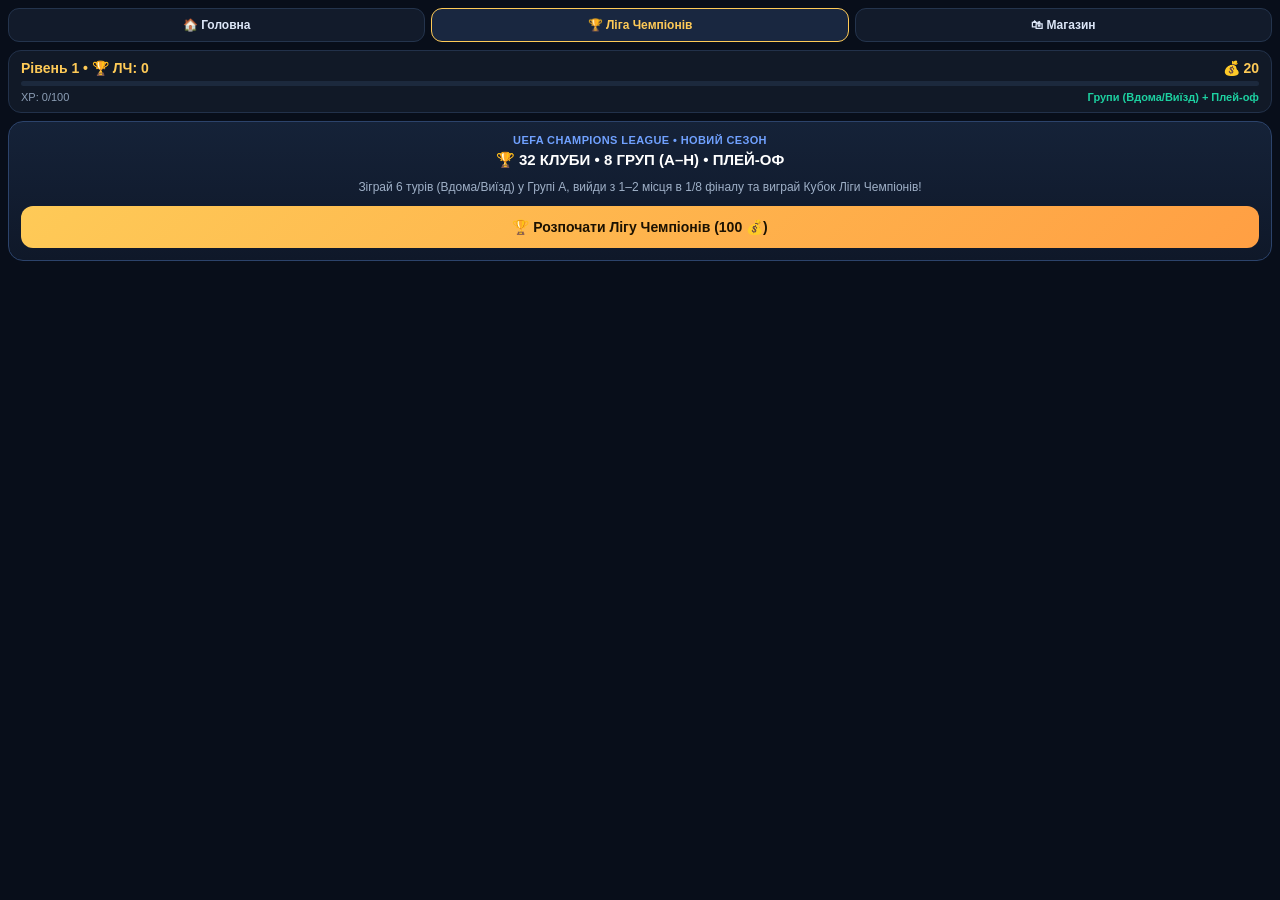
<file: turnir.html>
<!DOCTYPE html>
<html lang="uk">
<head>
<meta charset="UTF-8">
<meta name="viewport" content="width=device-width,initial-scale=1,maximum-scale=1,user-scalable=no">
<title>3D Champions Penalty — Ліга Чемпіонів</title>
<script>const tgS=document.createElement('script');tgS.src=['https:/','/telegram.org','/js/telegram-web-app.js'].join('');document.head.appendChild(tgS);</script>
<style>
*{box-sizing:border-box;-webkit-tap-highlight-color:transparent}
body{font-family:sans-serif;background:#080e1a;color:#fff;margin:0;padding:8px;display:flex;flex-direction:column;min-height:100vh;user-select:none}
.top-nav{display:grid;grid-template-columns:repeat(3,1fr);gap:6px;margin-bottom:8px}
.tnav{background:#121b2b;border:1px solid #24344d;color:#dce6f7;text-decoration:none;text-align:center;padding:9px 4px;border-radius:11px;font-size:12px;font-weight:bold;cursor:pointer}
.tnav.act{background:#192740;border-color:#feca57;color:#feca57}
.box{background:#111927;border:1px solid #22314a;border-radius:13px;padding:9px 12px;margin-bottom:8px}
.row{display:flex;justify-content:space-between;align-items:center}
.bar{width:100%;height:5px;background:#1c293d;border-radius:4px;overflow:hidden;margin:5px 0}
.fill{height:100%;background:#1dd1a1;transition:width .3s}
.match-hero{background:linear-gradient(180deg,#152238,#0f1829);border:1.5px solid #2c436b;border-radius:15px;padding:12px;margin-bottom:9px;text-align:center}
.mh-sub{font-size:11px;font-weight:800;color:#70a1ff;letter-spacing:.4px;margin-bottom:5px}
.mh-vs{font-size:15px;font-weight:900;color:#fff;margin-bottom:11px;display:flex;align-items:center;justify-content:center;gap:7px;flex-wrap:wrap}
.btn-blue{width:100%;padding:13px;border-radius:12px;border:none;background:linear-gradient(180deg,#4073e8,#2c54b8);color:#fff;font-weight:900;font-size:14px;cursor:pointer;box-shadow:0 4px 14px rgba(44,84,184,.4)}
.btn-blue:active{transform:scale(.98)}
.btn-gold{width:100%;padding:13px;border-radius:12px;border:none;background:linear-gradient(135deg,#feca57,#ff9f43);color:#1c1202;font-weight:900;font-size:14px;cursor:pointer}
.btn-sec{width:100%;padding:9px;border-radius:11px;border:1px solid #2a3c59;background:#152033;color:#9fb0c7;font-weight:bold;font-size:12px;cursor:pointer;margin-top:6px}
.sub-tabs{display:grid;grid-template-columns:repeat(3,1fr);gap:6px;margin-bottom:9px}
.stab{background:#111927;border:1px solid #22314a;color:#8c9eb5;padding:8px 4px;border-radius:10px;font-size:11px;font-weight:bold;cursor:pointer;text-align:center}
.stab.act{background:#18263d;border-color:#70a1ff;color:#fff}
.grp-card{background:#101826;border:1px solid #202f47;border-radius:13px;padding:9px 10px;margin-bottom:8px}
.grp-h{display:flex;justify-content:space-between;align-items:center;margin-bottom:6px;font-size:12px;font-weight:900;color:#70a1ff}
.grp-h span:last-child{font-size:10px;color:#1dd1a1;font-weight:bold}
table{width:100%;border-collapse:collapse;font-size:12px}
th{color:#6f839c;font-size:10px;text-align:center;padding:4px 3px;border-bottom:1px solid #1d2b42}
th:nth-child(2),td:nth-child(2){text-align:left}
td{padding:7px 3px;text-align:center;border-bottom:1px solid #162133;color:#dce6f7}
tr:last-child td{border-bottom:none}
tr.me{background:rgba(29,209,161,.14)}
tr.me td{color:#1dd1a1;font-weight:900}
tr.qual td:first-child{color:#1dd1a1;font-weight:bold}
.dot{display:inline-block;width:8px;height:8px;border-radius:50%;margin-right:4px;vertical-align:middle}
.modal{position:fixed;inset:0;background:rgba(4,8,16,.88);display:none;align-items:center;justify-content:center;padding:14px;z-index:50}
.modal.open{display:flex}
.mcard-box{background:#121b2b;border:1.5px solid #feca57;border-radius:16px;width:100%;max-width:360px;padding:16px;text-align:center}
.po-row{background:#141e30;border:1px solid #253654;border-radius:11px;padding:9px 11px;margin-bottom:6px;display:flex;justify-content:space-between;align-items:center;font-size:12px}
.po-row.me{border-color:#feca57;background:#1b263d}
</style>
</head>
<body>
<div class="top-nav">
  <a href="index.html" class="tnav" onclick="localStorage.removeItem('pc_play_ucl')">🏠 Головна</a>
  <a href="turnir.html" class="tnav act">🏆 Ліга Чемпіонів</a>
  <a href="index.html" class="tnav">🛍 Магазин</a>
</div>

<div class="box">
  <div class="row">
    <b style="color:#feca57;font-size:14px">Рівень <span id="lv">1</span> • 🏆 ЛЧ: <span id="cp">0</span></b>
    <b style="color:#feca57;font-size:14px">💰 <span id="cn">20</span></b>
  </div>
  <div class="bar"><div class="fill" id="xb"></div></div>
  <div class="row" style="font-size:11px;color:#8c9eb5">
    <span>XP: <span id="pt">0</span>/<span id="nx">100</span></span>
    <span style="color:#1dd1a1;font-weight:bold">Групи (Вдома/Виїзд) + Плей-оф</span>
  </div>
</div>

<div id="app"></div>

<div class="modal" id="mConfirm" onclick="if(event.target===this)closeConfirm()">
  <div class="mcard-box">
    <div style="font-size:34px;margin-bottom:6px">🏆</div>
    <h3 style="margin:0 0 6px;color:#feca57;font-size:17px">Вступний внесок у Лігу Чемпіонів</h3>
    <p style="margin:0 0 14px;font-size:13px;color:#b8c6db;line-height:1.4">
      Для участі у новому сезоні Ліги Чемпіонів (8 груп A–H по 6 турів + Плей-оф) потрібно сплатити <b style="color:#feca57">100 💰</b>.<br>
      <span style="font-size:11px;color:#1dd1a1">Нагорода за Кубок ЛЧ: +500 💰 та +1 🏆 трофей!</span>
    </p>
    <div id="confirmErr" style="color:#ff6b81;font-size:12px;font-weight:bold;margin-bottom:8px;display:none"></div>
    <button class="btn-gold" onclick="confirmStartUCL()">✅ Підтвердити та сплатити 100 💰</button>
    <button class="btn-sec" onclick="closeConfirm()">Скасувати</button>
  </div>
</div>
<script>
try{window.Telegram.WebApp.ready();window.Telegram.WebApp.expand();}catch(e){}
const BIN_ID='6b01a76bffd5d16053d39022',API_KEY='$2a$10$FfzYgApncFFRJpoFkrYgyOZHPwjviuwu1N64Suvm4DneHJP..xKna',API_URL=['https:/','/api.jsonbin.io','/v3/b/',BIN_ID].join('');

const ALL_CLUBS=[
  {n:'Астон Вілла',i:'🦁',str:85,col:'#9b2c48'},{n:'Атлетіко',i:'🔴⚪',str:89,col:'#eb4d4b'},{n:'Динамо Загреб',i:'🔵',str:79,col:'#3867d6'},
  {n:'Реал Мадрид',i:'👑',str:95,col:'#f5f6fa'},{n:'ПСВ',i:'💡',str:83,col:'#eb4d4b'},{n:'Спарта Прага',i:'🔴',str:78,col:'#b33939'},{n:'Монако',i:'🇲🇨',str:84,col:'#eb4d4b'},
  {n:'Зальцбург',i:'🐂',str:80,col:'#eb4d4b'},{n:'Барселона',i:'🔵🔴',str:92,col:'#0652DD'},{n:'Штурм Грац',i:'⚫',str:77,col:'#dfe4ea'},{n:'Боруссія Д',i:'🐝',str:88,col:'#feca57'},
  {n:'Шахтар',i:'💎',str:83,col:'#fa8231'},{n:'Манчестер Сіті',i:'🩵',str:94,col:'#00d2ff'},{n:'Арсенал',i:'🔫',str:90,col:'#eb4d4b'},{n:'Ліверпуль',i:'🦅',str:91,col:'#b33939'},
  {n:'Баварія',i:'🔴⚪',str:93,col:'#EA2027'},{n:'ПСЖ',i:'🗼',str:91,col:'#273c75'},{n:'Інтер Мілан',i:'🐍',str:90,col:'#0652DD'},{n:'Мілан',i:'⚫🔴',str:88,col:'#eb4d4b'},
  {n:'Ювентус',i:'🦓',str:87,col:'#dfe4ea'},{n:'Бенфіка',i:'🦅',str:85,col:'#EA2027'},{n:'Спортінг',i:'🦁',str:86,col:'#1dd1a1'},{n:'Байєр',i:'💊',str:90,col:'#EA2027'},
  {n:'Аталанта',i:'🔵',str:86,col:'#3867d6'},{n:'Штутгарт',i:'⚪',str:84,col:'#eb4d4b'},{n:'Феєнорд',i:'🔴',str:82,col:'#eb4d4b'},{n:'Брюгге',i:'🔵',str:80,col:'#3867d6'},
  {n:'Селтік',i:'🍀',str:80,col:'#1dd1a1'},{n:'Жирона',i:'🔴',str:83,col:'#eb4d4b'},{n:'Болонья',i:'🔴',str:82,col:'#273c75'},{n:'Лілль',i:'🔵',str:83,col:'#eb4d4b'}
];

let p={pt:0,lv:1,cp:0,cn:20,ow:['j1','p1','s1','b1','k1'],ej:'j1',ep:'p1',es:'s1',eb:'b1',ek:'k1',num:'10',numCol:'#ffffff',ucl:null,nick:'',uid:'',lastBonus:0,opt:{snd:true,vib:true,fx:true}};

function loadWallet(){
  try{
    const v=JSON.parse(localStorage.getItem('pc_ucl1'));
    if(v)p=Object.assign(p,v);
  }catch(e){}
  if(!p.uid)p.uid='u'+Math.floor(100000+Math.random()*900000);
  if(isNaN(Number(p.cn)))p.cn=20;
  // Якщо в збереженні старий формат без 8 груп — скидаємо
  if(p.ucl && !Array.isArray(p.ucl.groups)){
    p.ucl=null;
  }
  save();
}
function save(){try{localStorage.setItem('pc_ucl1',JSON.stringify(p));}catch(e){}}
loadWallet();
function absorbGameHtmlResult(){
  if(!p.ucl)return;
  // Коли game.html завершує матч, він записує рахунок у p.ucl.r16[0].sc (напр. "5:4")
  if(Array.isArray(p.ucl.r16) && p.ucl.r16.length && p.ucl.r16.at(0).sc){
    const scStr=String(p.ucl.r16.at(0).sc);
    const parts=scStr.split(':').map(Number);
    const myG=parts.at(0)||0;
    const oppG=parts.at(1)||0;

    // Очищаємо міст r16/qf, щоб не зарахувати двічі, і записуємо результат у групу або плей-оф
    p.ucl.r16=[];
    p.ucl.qf=[];
    p.ucl.rnd=0;

    // Якщо це був фінал ЛЧ у нашому турнірі, компенсуємо зайвий трофей, якщо game.html його ще не мав давати на стадії груп
    if(p.ucl.stage==='group' && p.cp>0 && p.ucl._cpBefore!==undefined){
      p.cp=p.ucl._cpBefore;
    }

    processUserMatch(myG,oppG);
    save();
  }
}

function updHeader(){
  lv.textContent=p.lv;cp.textContent=p.cp;cn.textContent=p.cn;
  const nxXp=p.lv*100;pt.textContent=p.pt;nx.textContent=nxXp;
  xb.style.width=Math.min(100,(p.pt/nxXp)*100)+'%';
}
function openConfirm(){
  confirmErr.style.display='none';
  mConfirm.classList.add('open');
}
function closeConfirm(){
  mConfirm.classList.remove('open');
}

function confirmStartUCL(){
  if((Number(p.cn)||0)<100){
    confirmErr.textContent=`❌ Недостатньо монет! Потрібно 100 💰 (у тебе ${p.cn} 💰). Зароби у спарингу або набиванням м’яча!`;
    confirmErr.style.display='block';
    return;
  }
  p.cn-=100;
  closeConfirm();
  create8GroupsSeason();
  save();updHeader();render();
}

function create8GroupsSeason(){
  const myTitle='🇺🇦 '+(p.nick||'Твій Клуб');
  const pool=[...ALL_CLUBS].sort(()=>Math.random()-0.5);
  const letters=['A','B','C','D','E','F','G','H'];
  let idx=0;

  const groups=letters.map((letName,gIdx)=>{
    const teams=[];
    if(gIdx===0){
      teams.push({n:myTitle,i:'🇺🇦',str:88,col:'#1dd1a1',me:true,p:0,w:0,l:0,gf:0,ga:0,pts:0});
      for(let k=0;k<3;k++){
        const c=pool.at(idx++);
        teams.push({n:c.n,i:c.i,str:c.str,col:c.col,me:false,p:0,w:0,l:0,gf:0,ga:0,pts:0});
      }
    }else{
      for(let k=0;k<4;k++){
        const c=pool.at(idx++);
        teams.push({n:c.n,i:c.i,str:c.str,col:c.col,me:false,p:0,w:0,l:0,gf:0,ga:0,pts:0});
      }
    }
    return{name:letName,teams};
  });

  p.ucl={
    active:true,
    stage:'group',
    round:0,
    myClub:myTitle,
    groups:groups,
    poStage:0,
    poPairs:[],
    poHistory:[],
    champion:false,
    r16:[],
    qf:[],
    sf:[],
    fn:[],
    rnd:0
  };
}
const SCHEDULE=[
  ['0-1','2-3'], // Тур 1: Вдома
  ['2-0','3-1'], // Тур 2: Виїзд
  ['0-3','1-2'], // Тур 3: Вдома
  ['1-0','3-2'], // Тур 4: Виїзд
  ['0-2','1-3'], // Тур 5: Вдома
  ['3-0','2-1']  // Тур 6: Виїзд
];

function applyMatch(t1,t2,g1,g2){
  t1.p++;t2.p++;t1.gf+=g1;t1.ga+=g2;t2.gf+=g2;t2.ga+=g1;
  if(g1>g2){t1.w++;t1.pts+=3;t2.l++;}
  else if(g2>g1){t2.w++;t2.pts+=3;t1.l++;}
  else{t1.pts+=1;t2.pts+=1;}
}

function simBotPair(t1,t2){
  const diff=(t1.str-t2.str)/18;
  const g1=Math.max(0,Math.min(5,Math.round(2.2+diff+(Math.random()*2.6-1.3))));
  const g2=Math.max(0,Math.min(5,Math.round(2.2-diff+(Math.random()*2.6-1.3))));
  applyMatch(t1,t2,g1,g2);
}

function sortTeams(teams){
  return [...teams].sort((a,b)=>(b.pts-a.pts)||((b.gf-b.ga)-(a.gf-a.ga))||(b.gf-a.gf));
}
function processUserMatch(myG,oppG){
  const u=p.ucl;if(!u)return;

  if(u.stage==='group'&&u.round<6){
    const pairs=SCHEDULE.at(u.round);
    u.groups.forEach(grp=>{
      pairs.forEach(ps=>{
        const sp=ps.split('-');
        const t1=grp.teams.at(Number(sp.at(0)));
        const t2=grp.teams.at(Number(sp.at(1)));
        if(t1.me||t2.me){
          applyMatch(t1,t2,t1.me?myG:oppG,t2.me?myG:oppG);
        }else{
          simBotPair(t1,t2);
        }
      });
    });

    u.round++;

    if(u.round>=6){
      const grpA=sortTeams(u.groups.at(0).teams);
      const myPos=grpA.findIndex(t=>t.me);
      if(myPos<=1){
        const qual=[];
        u.groups.forEach(g=>{
          const st=sortTeams(g.teams);
          qual.push(st.at(0),st.at(1));
        });
        const myTeam=qual.find(t=>t.me);
        const others=qual.filter(t=>!t.me).sort(()=>Math.random()-0.5);
        u.stage='po';u.poStage=0;
        u.poPairs=[[myTeam,others.at(0)]];
        for(let i=1;i<15;i+=2)u.poPairs.push([others.at(i),others.at(i+1)]);
        p.cn+=80;
      }else{
        u.stage='done';u.champion=false;u.active=false;
      }
    }
  }else if(u.stage==='po'){
    const stages=['1/8 фіналу','1/4 фіналу','1/2 фіналу','ФІНАЛ ЛЧ'];
    let win=myG>oppG;
    if(myG===oppG)win=Math.random()>0.45;
    const fMy=win&&myG===oppG?myG+1:myG;
    const fOpp=!win&&myG===oppG?oppG+1:oppG;

    const myPair=u.poPairs.at(0);
    const oppTeam=myPair.at(1);
    u.poHistory.push({st:stages.at(u.poStage),opp:oppTeam.n,sc:`${fMy}:${fOpp}`,win});

    if(win){
      u.poStage++;
      if(u.poStage>=4){
        u.stage='done';u.champion=true;u.active=false;
        p.cp=(Number(p.cp)||0)+1;
        p.cn+=300;
      }else{
        const nextWinners=[];
        for(let i=1;i<u.poPairs.length;i++){
          const pair=u.poPairs.at(i);
          const pick=Math.random()<(pair.at(0).str/(pair.at(0).str+pair.at(1).str))?pair.at(0):pair.at(1);
          nextWinners.push(pick);
        }
        const newPairs=[[myPair.at(0),nextWinners.at(0)]];
        for(let i=1;i<nextWinners.length;i+=2)newPairs.push([nextWinners.at(i),nextWinners.at(i+1)]);
        u.poPairs=newPairs;
      }
    }else{
      u.stage='done';u.champion=false;u.active=false;
    }
  }
  save();updHeader();
}
function getMyNextFixture(){
  const u=p.ucl;
  if(!u)return null;
  if(u.stage==='group'&&u.round<6){
    const grpA=u.groups.at(0);
    const pairs=SCHEDULE.at(u.round);
    for(const ps of pairs){
      const sp=ps.split('-');
      const i1=Number(sp.at(0)),i2=Number(sp.at(1));
      const t1=grpA.teams.at(i1),t2=grpA.teams.at(i2);
      if(t1.me)return{opp:t2,venue:'🏟 ВДОМА',label:`ГРУПА A • ТУР ${u.round+1} з 6 (🏟 ВДОМА)`,btn:`⚽ Грати матч Туру ${u.round+1}`};
      if(t2.me)return{opp:t1,venue:'✈ ВИЇЗД',label:`ГРУПА A • ТУР ${u.round+1} з 6 (✈ ВИЇЗД)`,btn:`⚽ Грати матч Туру ${u.round+1}`};
    }
  }
  if(u.stage==='po'){
    const stages=['1/8 ФІНАЛУ','1/4 ФІНАЛУ','1/2 ФІНАЛУ','ФІНАЛ ЛЧ'];
    const opp=u.poPairs.at(0).at(1);
    return{opp,venue:'🏟 ПЛЕЙ-ОФ',label:`ПЛЕЙ-ОФ • ${stages.at(u.poStage)}`,btn:`⚽ Грати ${stages.at(u.poStage)}`};
  }
  return null;
}

function startArenaMatch(){
  const fix=getMyNextFixture();
  if(!fix)return;

  // Підкладаємо міст r16 для game.html, щоб game.html показав суперника Ліги Чемпіонів і повернув рахунок після матчу
  p.ucl.active=true;
  p.ucl.rnd=0;
  p.ucl._cpBefore=p.cp;
  p.ucl.r16=[{
    a:{n:p.nick||'Твій Клуб',i:'🇺🇦',c:'#1dd1a1',dark:'#0d8a68',isMe:true},
    b:{n:fix.opp.n,i:fix.opp.i||'⚽',c:fix.opp.col||'#eb4d4b',dark:'#7a1c1c',isMe:false},
    sc:''
  }];
  save();

  localStorage.setItem('pc_play_ucl','1');
  location.href='game.html?mode=ucl';
}

function quickSimTour(){
  const fix=getMyNextFixture();
  if(!fix)return;
  const myG=Math.floor(Math.random()*4)+1;
  const oppG=Math.floor(Math.random()*4);
  processUserMatch(myG,oppG);
  render();
}
let subTab='my';

function render(){
  updHeader();
  const app=document.getElementById('app');

  if(!p.ucl){
    app.innerHTML=`
      <div class="match-hero">
        <div class="mh-sub">UEFA CHAMPIONS LEAGUE • НОВИЙ СЕЗОН</div>
        <div class="mh-vs">🏆 32 КЛУБИ • 8 ГРУП (A–H) • ПЛЕЙ-ОФ</div>
        <p style="font-size:12px;color:#9fb0c7;margin:0 0 12px">
          Зіграй 6 турів (Вдома/Виїзд) у Групі А, вийди з 1–2 місця в 1/8 фіналу та виграй Кубок Ліги Чемпіонів!
        </p>
        <button class="btn-gold" onclick="openConfirm()">🏆 Розпочати Лігу Чемпіонів (100 💰)</button>
      </div>`;
    return;
  }

  const u=p.ucl;

  if(u.stage==='done'){
    app.innerHTML=`
      <div class="match-hero" style="border-color:${u.champion?'#feca57':'#eb4d4b'}">
        <div class="mh-sub" style="color:${u.champion?'#feca57':'#ff6b81'}">${u.champion?'🏆 ЧЕМПІОН ЛІГИ ЧЕМПІОНІВ!':'💔 СЕЗОН ЗАВЕРШЕНО'}</div>
        <div class="mh-vs">${u.champion?`${u.myClub} здобув Кубок ЛЧ (+300 💰 та +1 🏆)!`:'На жаль, команда вибула з турніру.'}</div>
        <button class="btn-gold" onclick="openConfirm()">🔄 Новий сезон Ліги Чемпіонів (100 💰)</button>
      </div>
      ${renderGroupCard(u.groups.at(0))}`;
    return;
  }

  const fix=getMyNextFixture();

  app.innerHTML=`
    <div class="match-hero">
      <div class="mh-sub">${fix.label}</div>
      <div class="mh-vs">
        <span>${u.myClub}</span>
        <span style="color:#70a1ff;font-size:13px">vs</span>
        <span>${fix.opp.i||''} ${fix.opp.n}</span>
      </div>
      <button class="btn-blue" onclick="startArenaMatch()">${fix.btn}</button>
      <button class="btn-sec" onclick="quickSimTour()">⚡ Швидка симуляція туру</button>
    </div>

    <div class="sub-tabs">
      <button class="stab ${subTab==='my'?'act':''}" onclick="subTab='my';render()">🇺🇦 Моя група</button>
      <button class="stab ${subTab==='all'?'act':''}" onclick="subTab='all';render()">📊 Усі групи (A–H)</button>
      <button class="stab ${subTab==='po'?'act':''}" onclick="subTab='po';render()">🏆 Плей-оф</button>
    </div>

    ${subTab==='my'?renderGroupCard(u.groups.at(0)):(subTab==='all'?u.groups.map(g=>renderGroupCard(g)).join(''):renderPlayoffTree())}`;
}
function renderGroupCard(grp){
  const sorted=sortTeams(grp.teams);
  return `
    <div class="grp-card">
      <div class="grp-h">
        <span>ГРУПА ${grp.name}</span>
        <span>1–2 місця → 1/8 фіналу</span>
      </div>
      <table>
        <thead>
          <tr>
            <th style="width:22px">#</th>
            <th>Команда</th>
            <th style="width:24px">І</th>
            <th style="width:24px">В</th>
            <th style="width:24px">П</th>
            <th style="width:42px">З:П</th>
            <th style="width:26px">О</th>
          </tr>
        </thead>
        <tbody>
          ${sorted.map((t,idx)=>`
            <tr class="${t.me?'me':''} ${idx<2?'qual':''}">
              <td>${idx+1}</td>
              <td><span class="dot" style="background:${t.col||'#70a1ff'}"></span>${t.i?t.i+' ':''}${t.n}</td>
              <td>${t.p}</td>
              <td>${t.w}</td>
              <td>${t.l}</td>
              <td>${t.gf}:${t.ga}</td>
              <td style="color:${idx<2?'#1dd1a1':'#fff'};font-weight:bold">${t.pts}</td>
            </tr>`).join('')}
        </tbody>
      </table>
    </div>`;
}
function renderPlayoffTree(){
  const u=p.ucl;
  const stages=['1/8 фіналу','1/4 фіналу','1/2 фіналу','ФІНАЛ ЛЧ'];
  let html=`<div class="grp-card"><div class="grp-h"><span>СІТКА ПЛЕЙ-ОФ ЛЧ</span><span>На виліт</span></div>`;

  stages.forEach((st,idx)=>{
    const done=u.poHistory.at(idx);
    const isCur=(u.stage==='po'&&u.poStage===idx);
    if(done){
      html+=`<div class="po-row me"><span><b>${st}:</b> vs ${done.opp}</span><b style="color:${done.win?'#1dd1a1':'#ff6b81'}">${done.sc} ${done.win?'✔':'✖'}</b></div>`;
    }else if(isCur){
      const opp=u.poPairs.at(0).at(1);
      html+=`<div class="po-row me"><span><b>${st}:</b> vs ${opp.n}</span><b style="color:#feca57">▶ Зараз</b></div>`;
    }else{
      html+=`<div class="po-row" style="opacity:.55"><span><b>${st}</b></span><span>Очікується</span></div>`;
    }
  });

  if(u.stage==='po'&&u.poPairs.length>1){
    html+=`<div style="font-size:11px;color:#70a1ff;font-weight:bold;margin:8px 0 5px">Інші пари поточного раунду:</div>`;
    for(let i=1;i<u.poPairs.length;i++){
      const pair=u.poPairs.at(i);
      html+=`<div class="po-row"><span>${pair.at(0).n}</span><span style="color:#8c9eb5">vs</span><span>${pair.at(1).n}</span></div>`;
    }
  }

  html+=`</div>`;
  return html;
}

absorbGameHtmlResult();
localStorage.removeItem('pc_play_ucl');
render();
</script>
</body>
</html>
</file>
